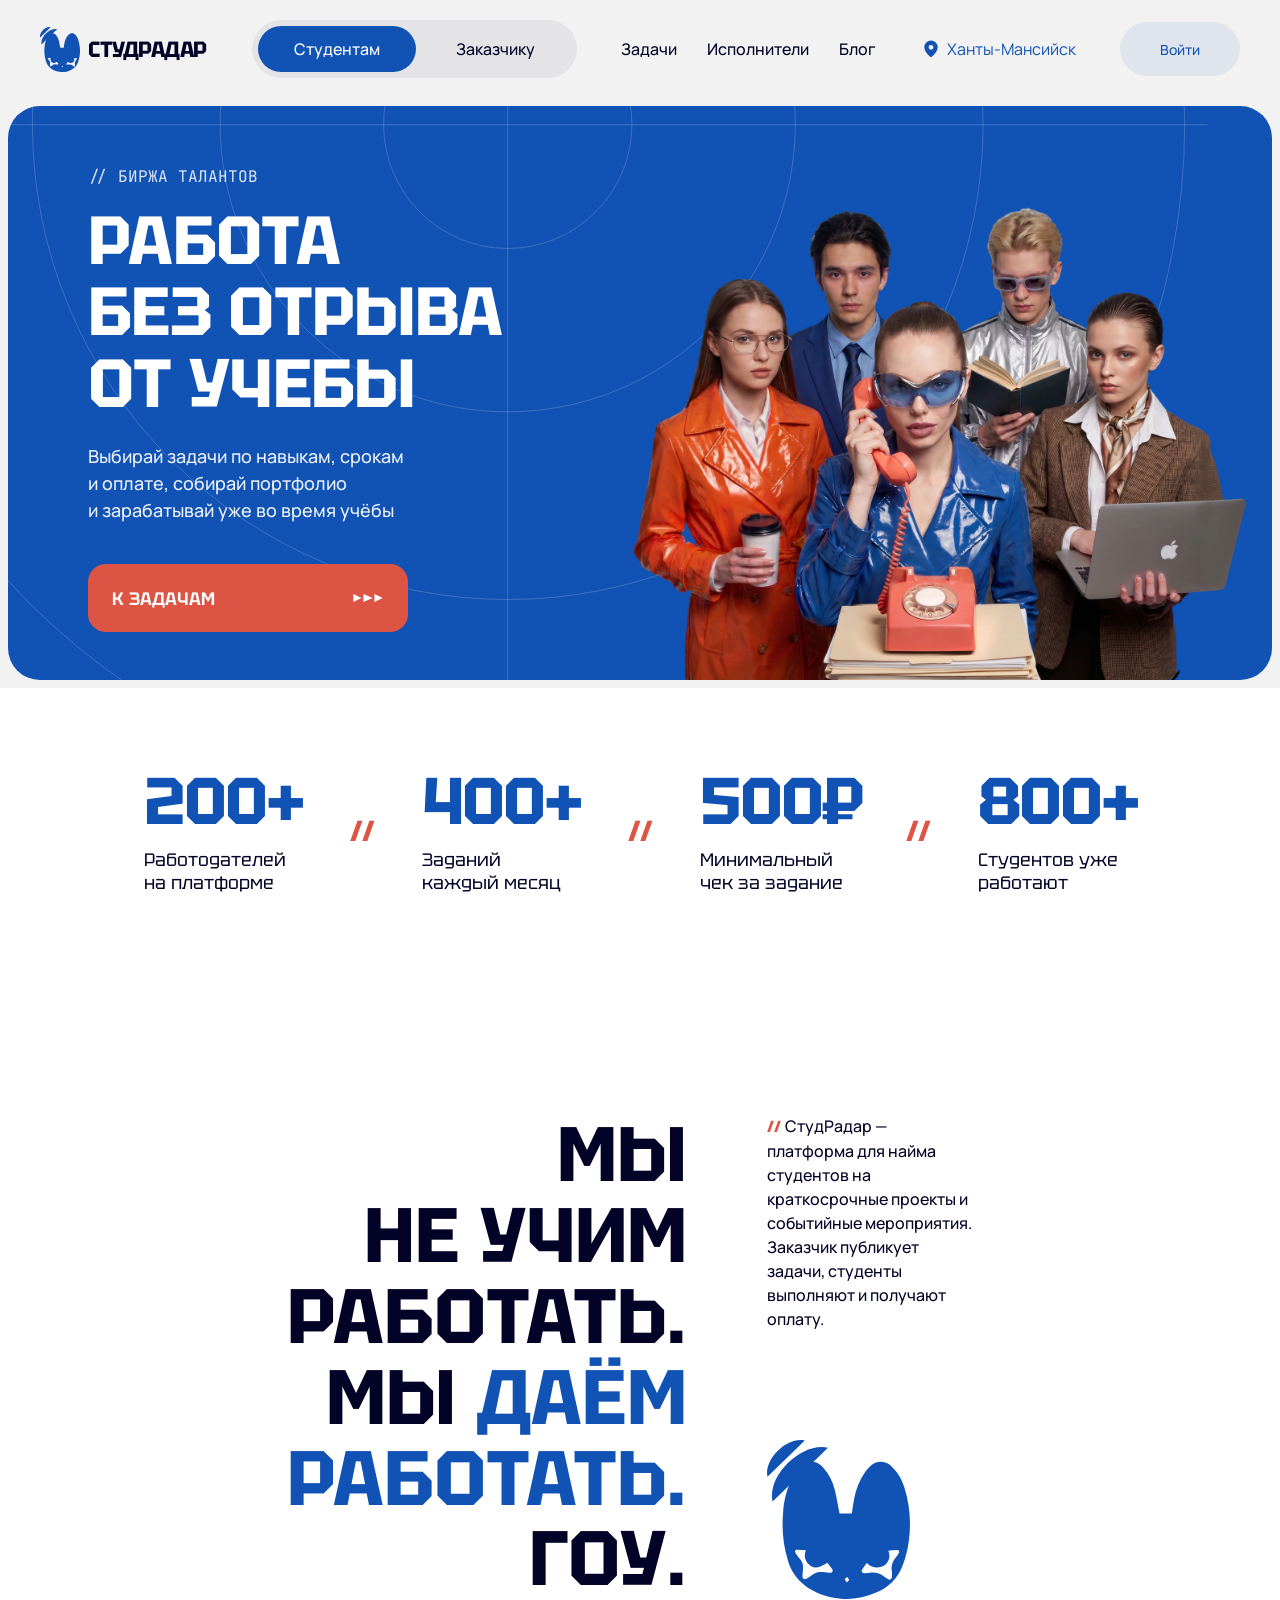
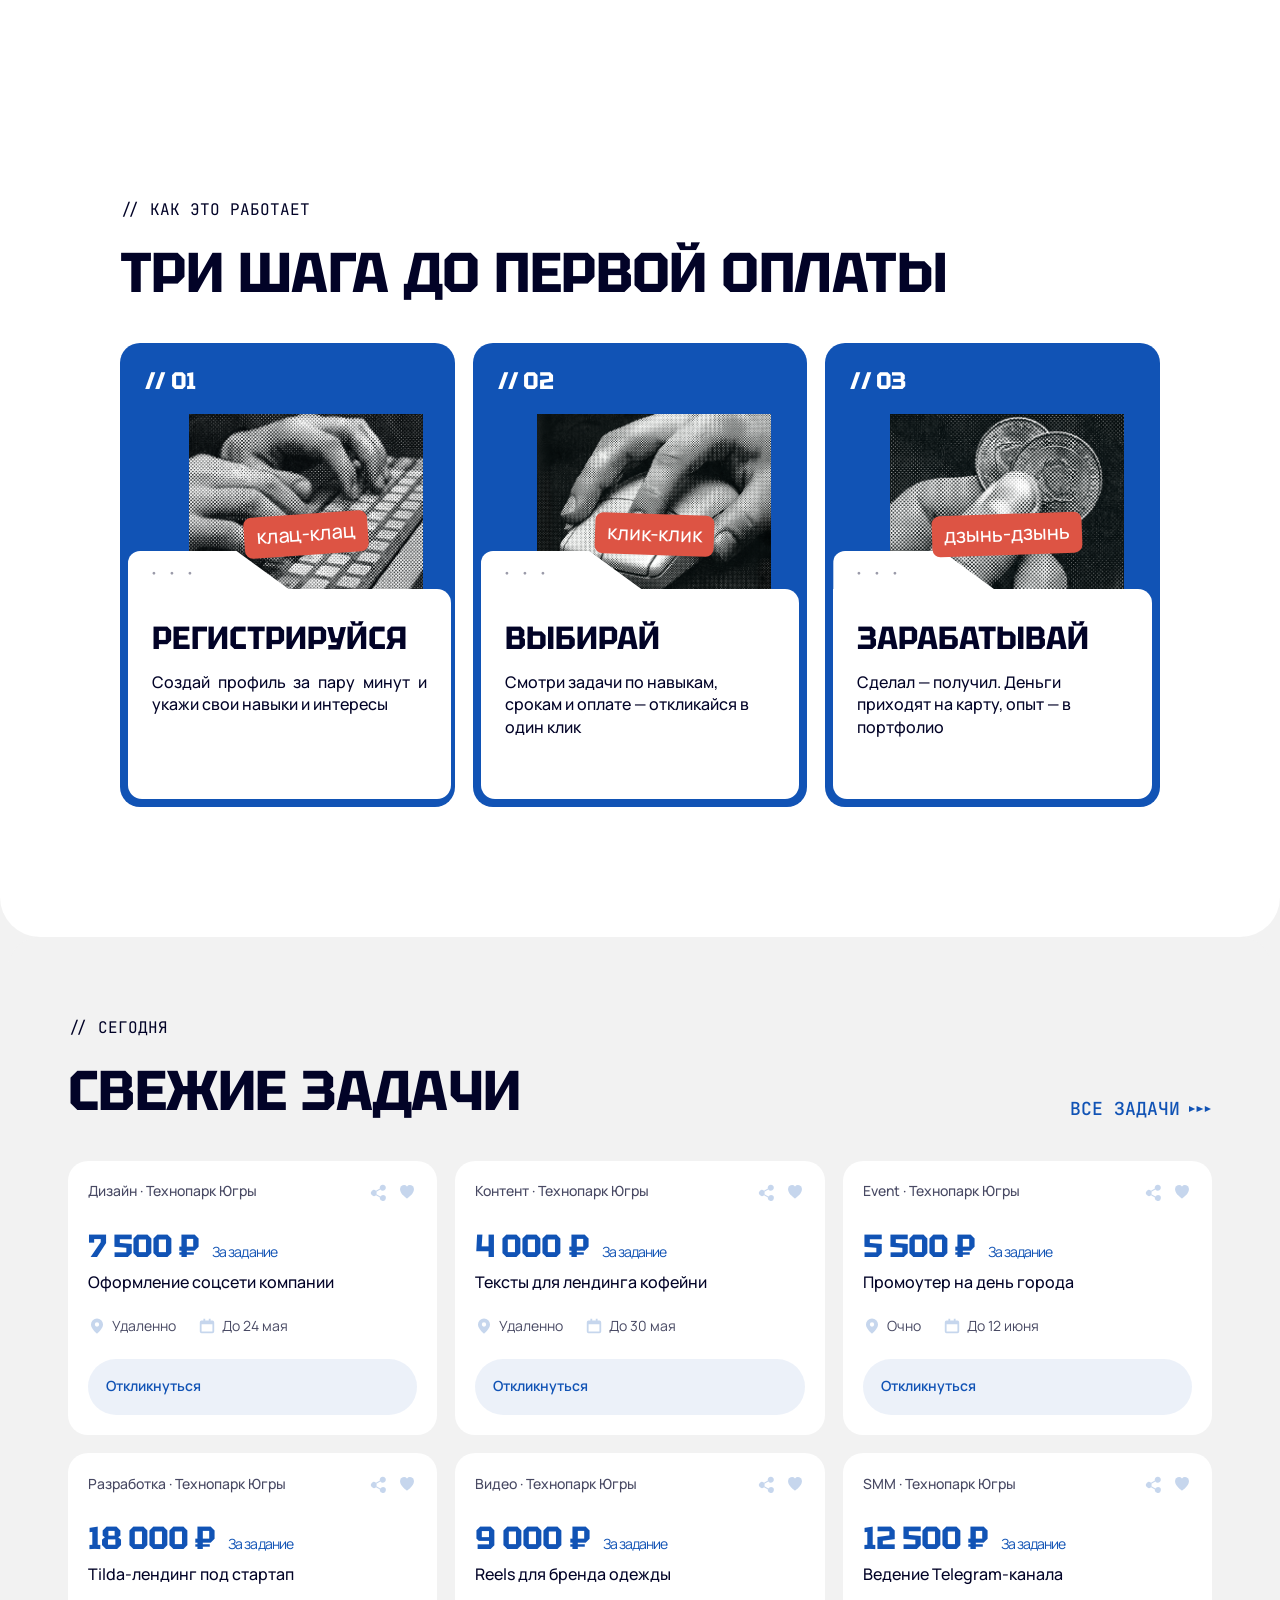
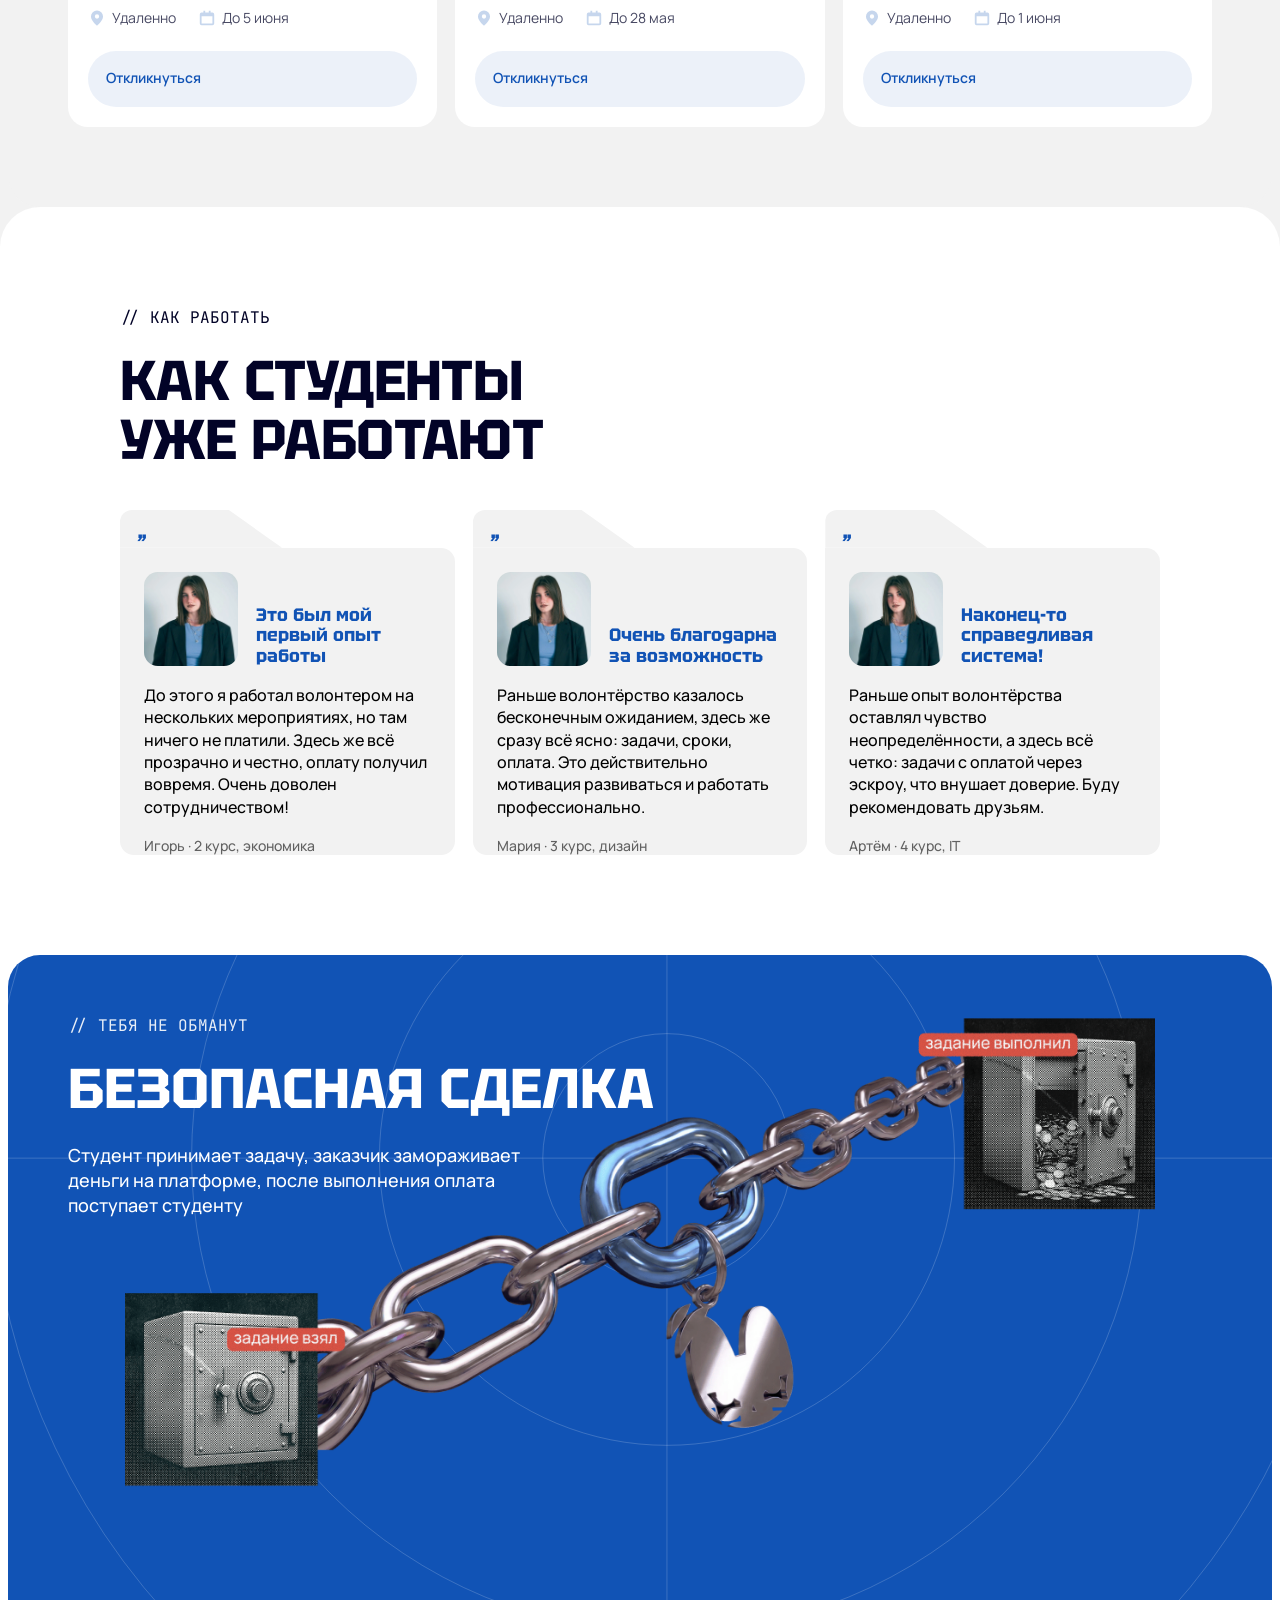
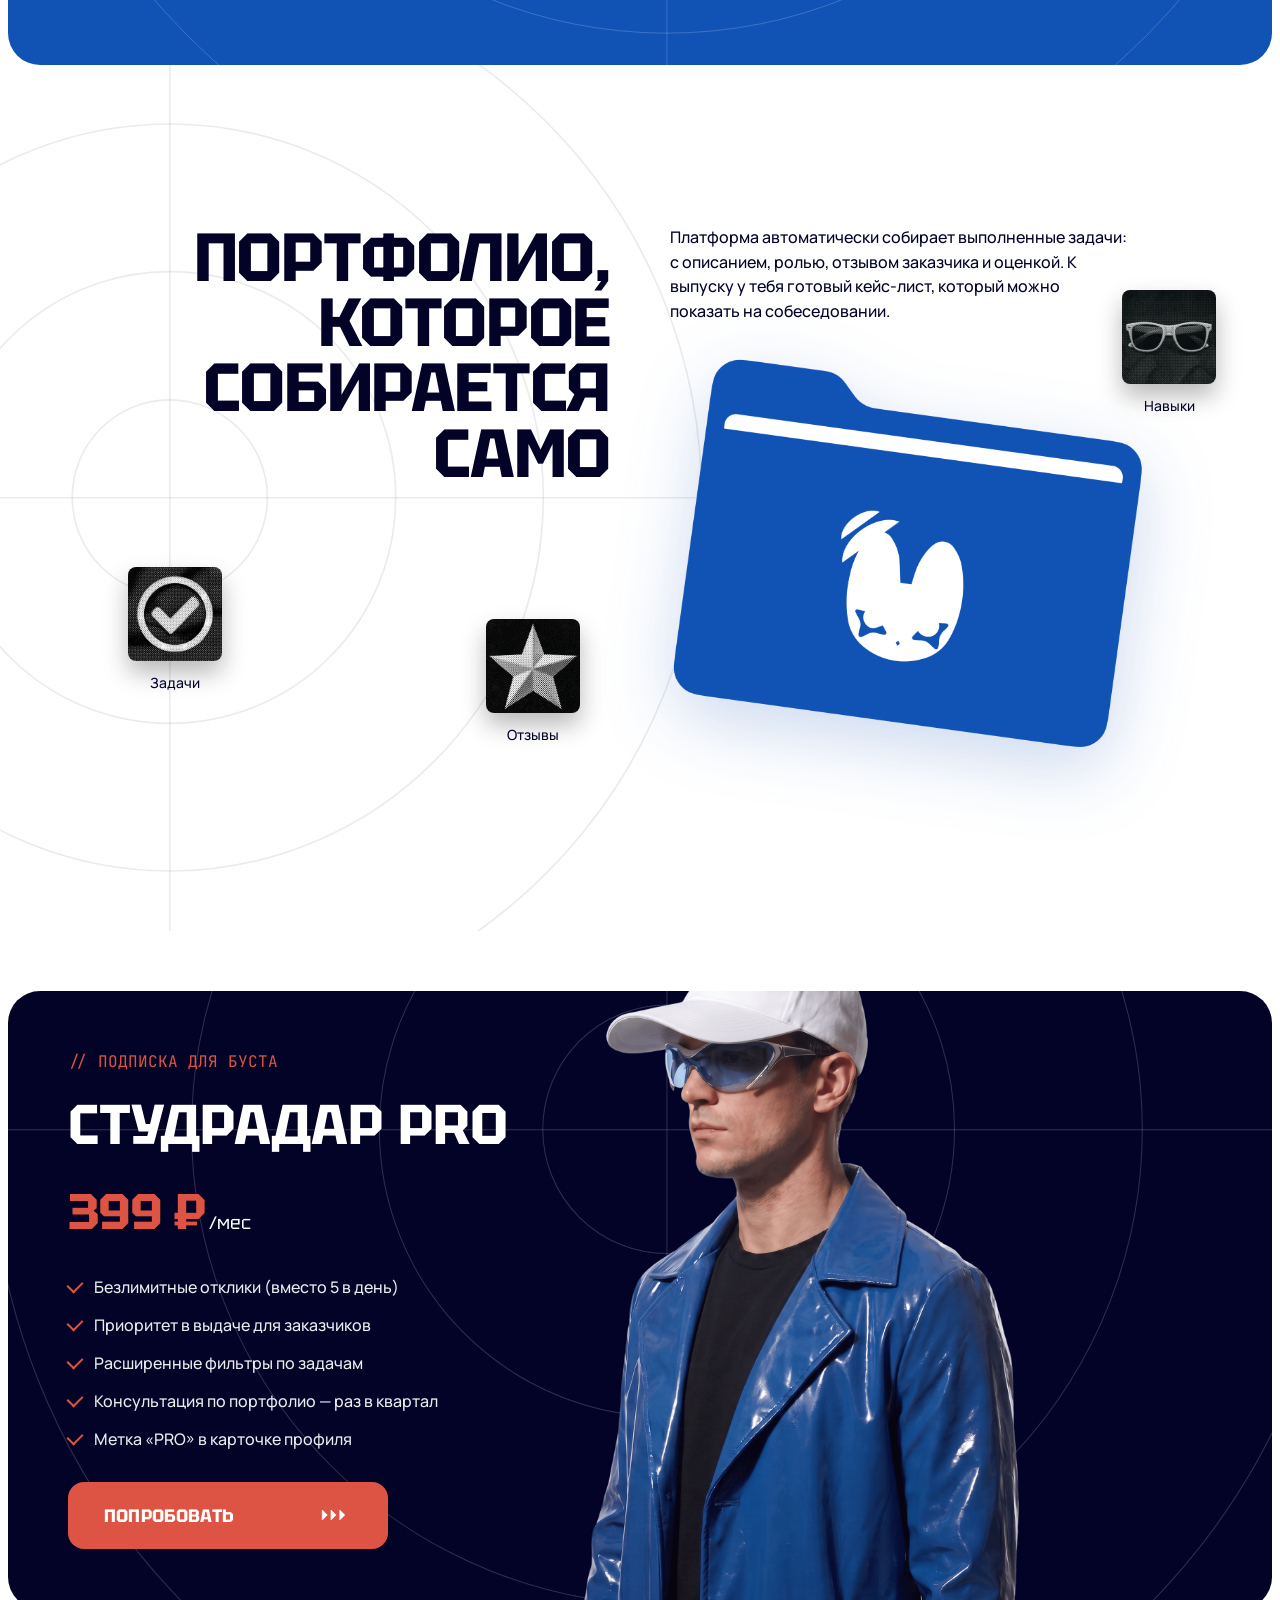
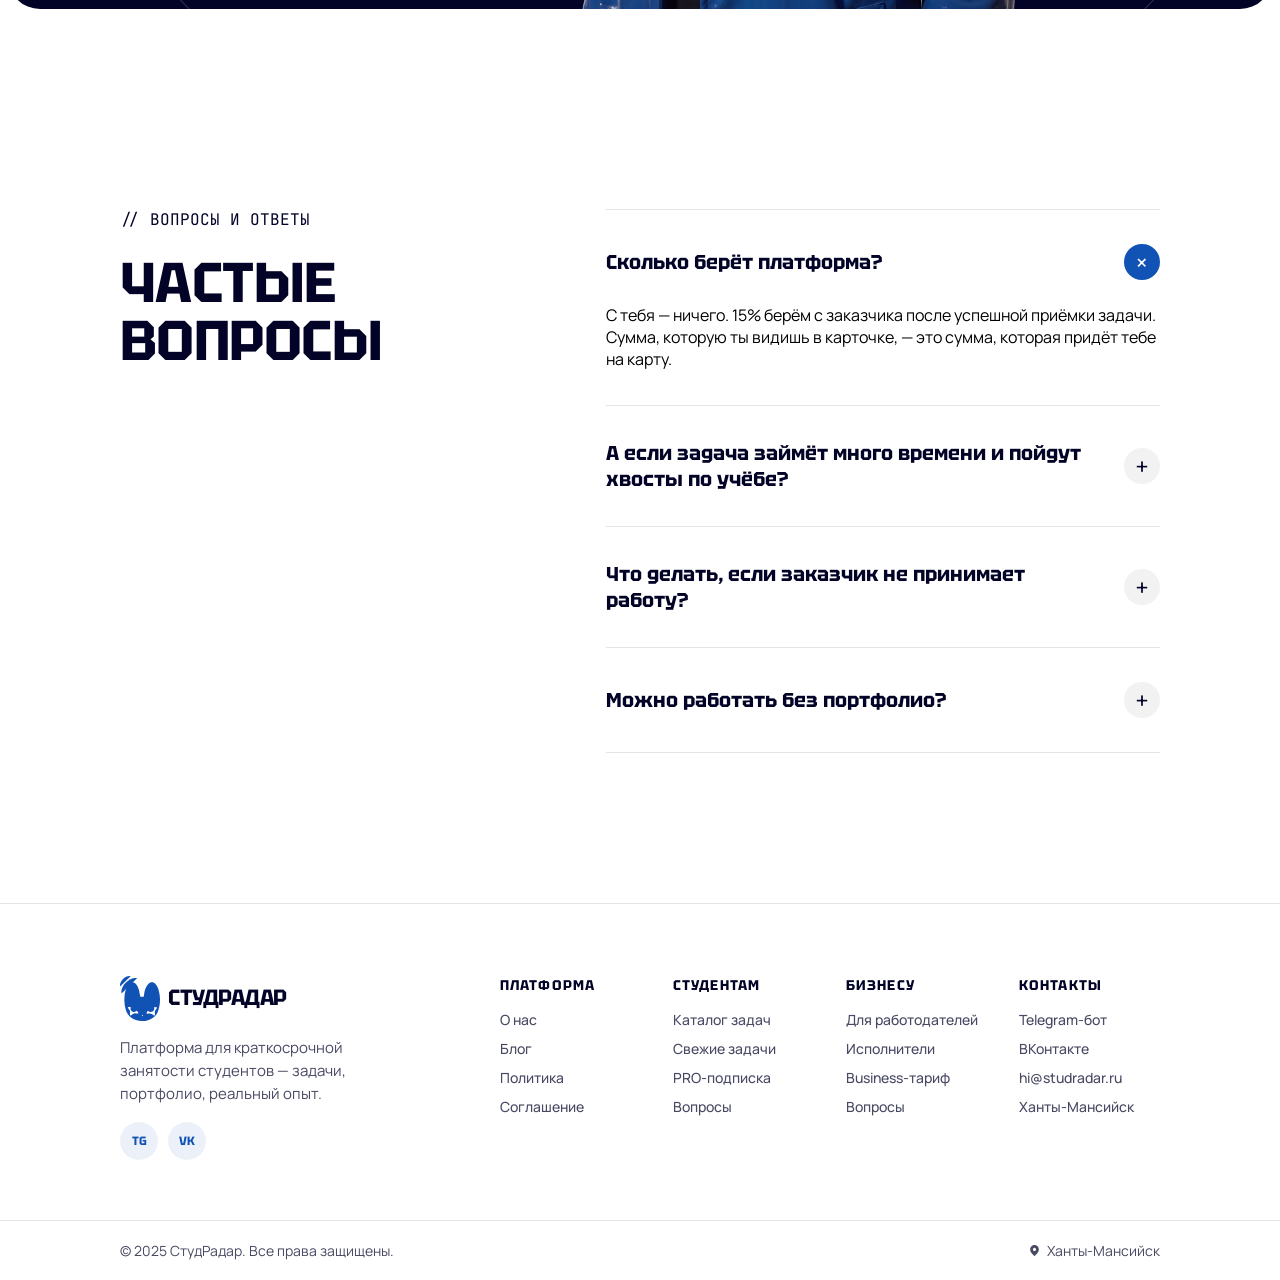
<file: index.html>
﻿<!doctype html>
<html lang="ru">
<head>
  <meta charset="utf-8" />
  <title>СтудРадар — работа без отрыва от учебы</title>
  <meta name="viewport" content="width=device-width, initial-scale=1, viewport-fit=cover" />
  <link rel="stylesheet" href="styles.css" />
</head>
<body data-screen-label="01 Студенты">

<!-- ===== GUEST HEADER (shown when no session) ===== -->
<header class="header" data-header="guest">
  <a href="index.html" class="logo">
    <span class="logo-mark"><img src="assets/logo.svg" alt=""/></span>СТУДРАДАР
  </a>

  <nav class="toggle" aria-label="Я ищу">
    <span class="toggle-pill"></span>
    <a href="index.html" class="active">Студентам</a>
    <a href="employer.html">Заказчику</a>
  </nav>

  <nav class="menu">
    <a href="catalog.html">Задачи</a>
    <a href="students.html">Исполнители</a>
    <a href="#blog">Блог</a>
  </nav>

  <a href="#location" class="location" title="Сменить город">
    <svg width="20" height="20" viewBox="0 0 20 20" fill="currentColor"><path d="M10 1.6a6.7 6.7 0 0 0-6.7 6.7c0 5 6.7 10.1 6.7 10.1s6.7-5.1 6.7-10.1A6.7 6.7 0 0 0 10 1.6Zm0 9.1a2.4 2.4 0 1 1 0-4.8 2.4 2.4 0 0 1 0 4.8Z"/></svg>
    Ханты-Мансийск
  </a>

  <div class="search-input-wrap">
    <input class="search-input" type="text" placeholder="Поиск задач..." autocomplete="off" aria-label="Поиск задач">
    <div class="search-dropdown" id="search-dropdown"></div>
  </div>
  <div class="header-right">
    <a href="#login" class="btn-login">Войти</a>
    <a href="#menu" class="burger" aria-label="Меню">
      <svg width="22" height="22" viewBox="0 0 22 22" fill="currentColor"><rect x="3" y="6" width="16" height="2" rx="1"/><rect x="3" y="14" width="16" height="2" rx="1"/></svg>
    </a>
  </div>
</header>

<!-- ===== LOGGED-IN HEADER (Student) ===== -->
<header class="feed-header" data-header="logged-in" style="display:none">
  <a href="index.html" class="feed-logo">
    <span class="feed-logo-mark"><img src="assets/logo.svg" alt=""/></span>
    <span class="feed-logo-text">СтудРадар</span>
  </a>

  <nav class="feed-nav" aria-label="Меню">
    <a href="catalog.html" class="feed-chip">
      <svg class="feed-chip-icon" width="20" height="20" viewBox="0 0 20 20" fill="currentColor" aria-hidden="true"><path d="M15.625 2.5H12.7922C12.441 2.10681 12.0108 1.79223 11.5296 1.57684C11.0484 1.36145 10.5272 1.25011 10 1.25011C9.47282 1.25011 8.95158 1.36145 8.47041 1.57684C7.98924 1.79223 7.55899 2.10681 7.20781 2.5H4.375C4.04348 2.5 3.72554 2.6317 3.49112 2.86612C3.2567 3.10054 3.125 3.41848 3.125 3.75V16.875C3.125 17.2065 3.2567 17.5245 3.49112 17.7589C3.72554 17.9933 4.04348 18.125 4.375 18.125H15.625C15.9565 18.125 16.2745 17.9933 16.5089 17.7589C16.7433 17.5245 16.875 17.2065 16.875 16.875V3.75C16.875 3.41848 16.7433 3.10054 16.5089 2.86612C16.2745 2.6317 15.9565 2.5 15.625 2.5ZM10 2.5C10.663 2.5 11.2989 2.76339 11.7678 3.23223C12.2366 3.70107 12.5 4.33696 12.5 5H7.5C7.5 4.33696 7.76339 3.70107 8.23223 3.23223C8.70107 2.76339 9.33696 2.5 10 2.5ZM12.5 12.5H7.5C7.33424 12.5 7.17527 12.4342 7.05806 12.3169C6.94085 12.1997 6.875 12.0408 6.875 11.875C6.875 11.7092 6.94085 11.5503 7.05806 11.4331C7.17527 11.3159 7.33424 11.25 7.5 11.25H12.5C12.6658 11.25 12.8247 11.3159 12.9419 11.4331C13.0592 11.5503 13.125 11.7092 13.125 11.875C13.125 12.0408 13.0592 12.1997 12.9419 12.3169C12.8247 12.4342 12.6658 12.5 12.5 12.5ZM12.5 10H7.5C7.33424 10 7.17527 9.93415 7.05806 9.81694C6.94085 9.69973 6.875 9.54076 6.875 9.375C6.875 9.20924 6.94085 9.05027 7.05806 8.93306C7.17527 8.81585 7.33424 8.75 7.5 8.75H12.5C12.6658 8.75 12.8247 8.81585 12.9419 8.93306C13.0592 9.05027 13.125 9.20924 13.125 9.375C13.125 9.54076 13.0592 9.69973 12.9419 9.81694C12.8247 9.93415 12.6658 10 12.5 10Z"/></svg>
      <span>Лента задач</span>
    </a>
    <a href="#my" class="feed-chip">
      <svg class="feed-chip-icon" width="20" height="20" viewBox="0 0 32 32" fill="currentColor" aria-hidden="true"><path d="M1.49987 13.8752L15.4999 21.8752C15.651 21.9616 15.822 22.007 15.9961 22.007C16.1702 22.007 16.3412 21.9616 16.4924 21.8752L30.4924 13.8752C30.6457 13.7878 30.7731 13.6614 30.8618 13.5088C30.9504 13.3562 30.9971 13.1829 30.9971 13.0064C30.9971 12.83 30.9504 12.6566 30.8618 12.5041C30.7731 12.3515 30.6457 12.2251 30.4924 12.1377L16.4924 4.13768C16.3412 4.0513 16.1702 4.00586 15.9961 4.00586C15.822 4.00586 15.651 4.0513 15.4999 4.13768L1.49987 12.1377C1.34656 12.2251 1.21911 12.3515 1.13046 12.5041C1.04181 12.6566 0.995117 12.83 0.995117 13.0064C0.995117 13.1829 1.04181 13.3562 1.13046 13.5088C1.21911 13.6614 1.34656 13.7878 1.49987 13.8752Z"/><path d="M29.5002 17.1312L16.0002 24.8487L2.50019 17.1312C2.38569 17.0656 2.25938 17.0231 2.12847 17.0063C1.99757 16.9894 1.86462 16.9985 1.73723 17.0331C1.60984 17.0676 1.4905 17.1269 1.38602 17.2075C1.28154 17.2882 1.19397 17.3886 1.12831 17.5031C1.06265 17.6176 1.02019 17.7439 1.00334 17.8748C0.986491 18.0057 0.995593 18.1387 1.03013 18.2661C1.06466 18.3935 1.12394 18.5128 1.2046 18.6173C1.28525 18.7218 1.38569 18.8093 1.50019 18.875L15.5002 26.875C15.6513 26.9614 15.8224 27.0068 15.9964 27.0068C16.1705 27.0068 16.3416 26.9614 16.4927 26.875L30.4927 18.875C30.6068 18.8098 30.7069 18.7228 30.7874 18.619C30.8678 18.5151 30.927 18.3964 30.9616 18.2696C30.9962 18.1429 31.0055 18.0106 30.989 17.8802C30.9724 17.7499 30.9304 17.6241 30.8652 17.51C30.8 17.3959 30.713 17.2958 30.6091 17.2153C30.5053 17.1348 30.3866 17.0756 30.2598 17.041C30.1331 17.0065 30.0008 16.9972 29.8704 17.0137C29.7401 17.0303 29.6143 17.0723 29.5002 17.1375V17.1312Z"/></svg>
      <span>Мои задачи</span>
    </a>
    <a href="#chats" class="feed-chip">
      <svg class="feed-chip-icon" width="20" height="20" viewBox="0 0 256 256" fill="currentColor" fill-rule="evenodd" aria-hidden="true"><path d="M132,24A100.11,100.11,0,0,0,32,124v84.33A15.69,15.69,0,0,0,47.67,224H132a100,100,0,0,0,0-200Zm32,128H100a8,8,0,0,1,0-16h64a8,8,0,0,1,0,16Zm0-32H100a8,8,0,0,1,0-16h64a8,8,0,0,1,0,16Z"/></svg>
      <span>Чаты</span>
      <span class="feed-counter">3</span>
    </a>
    <a href="#wallet" class="feed-chip">
      <svg class="feed-chip-icon" width="20" height="20" viewBox="0 0 20 20" fill="currentColor" aria-hidden="true"><path d="M16.875 5.625H4.375C4.20924 5.625 4.05027 5.55915 3.93306 5.44194C3.81585 5.32473 3.75 5.16576 3.75 5C3.75 4.83424 3.81585 4.67527 3.93306 4.55806C4.05027 4.44085 4.20924 4.375 4.375 4.375H15C15.1658 4.375 15.3247 4.30915 15.4419 4.19194C15.5592 4.07473 15.625 3.91576 15.625 3.75C15.625 3.58424 15.5592 3.42527 15.4419 3.30806C15.3247 3.19085 15.1658 3.125 15 3.125H4.375C3.87772 3.125 3.40081 3.32254 3.04917 3.67417C2.69754 4.02581 2.5 4.50272 2.5 5V15C2.5 15.4973 2.69754 15.9742 3.04917 16.3258C3.40081 16.6775 3.87772 16.875 4.375 16.875H16.875C17.2065 16.875 17.5245 16.7433 17.7589 16.5089C17.9933 16.2745 18.125 15.9565 18.125 15.625V6.875C18.125 6.54348 17.9933 6.22554 17.7589 5.99112C17.5245 5.7567 17.2065 5.625 16.875 5.625ZM14.0625 11.875C13.8771 11.875 13.6958 11.82 13.5417 11.717C13.3875 11.614 13.2673 11.4676 13.1964 11.2963C13.1254 11.125 13.1068 10.9365 13.143 10.7546C13.1792 10.5727 13.2685 10.4057 13.3996 10.2746C13.5307 10.1435 13.6977 10.0542 13.8796 10.018C14.0615 9.98184 14.25 10.0004 14.4213 10.0714C14.5926 10.1423 14.739 10.2625 14.842 10.4167C14.945 10.5708 15 10.7521 15 10.9375C15 11.1861 14.9012 11.4246 14.7254 11.6004C14.5496 11.7762 14.3111 11.875 14.0625 11.875Z"/></svg>
      <span>500&nbsp;₽</span>
    </a>
  </nav>

  <div class="feed-user-wrap">
    <button type="button" class="feed-user" aria-haspopup="menu" aria-expanded="false" id="userBtn">
      <span class="feed-user-avatar"></span>
      <span class="feed-user-name">Анастасия</span>
      <svg class="feed-user-caret" width="20" height="20" viewBox="0 0 20 20" fill="none" aria-hidden="true"><path d="M5 8l5 5 5-5" stroke="currentColor" stroke-width="1.6" stroke-linecap="round" stroke-linejoin="round"/></svg>
    </button>
    <div class="feed-user-menu" role="menu" id="userMenu" hidden>
      <a href="profile.html" role="menuitem">Профиль</a>
      <a href="#documents" role="menuitem">Документы</a>
      <a href="#settings" role="menuitem">Настройки</a>
      <button type="button" class="feed-user-menu-logout" data-logout>Выйти</button>
    </div>
  </div>
</header>

<script>
(function(){
  // Read session
  var session = null;
  try {
    var rawSession = localStorage.getItem('studradar_session');
    if (rawSession) session = JSON.parse(rawSession);
  } catch (e) {}

  var guest = document.querySelector('[data-header="guest"]');
  var logged = document.querySelector('[data-header="logged-in"]');

  if (session && session.role) {
    // Logged in — show feed-header, hide guest
    if (guest) guest.style.display = 'none';
    if (logged) logged.style.display = '';
    if (session.role === 'employer') document.body.classList.add('orange-theme');
    // Logo on logged-in pages goes to start (student → catalog, employer → index)
    var logo = document.querySelector('[data-header="logged-in"] .feed-logo');
    if (logo) logo.setAttribute('href', session.role === 'employer' ? 'index.html' : 'catalog.html');

    // Sync name + avatar from profile state
    try {
      var raw = localStorage.getItem('studradar_profile_v1');
      if (raw) {
        var profile = JSON.parse(raw);
        if (profile && profile.profile) {
          if (profile.profile.name) {
            var nm = document.querySelector('.feed-user-name');
            if (nm) nm.textContent = profile.profile.name.trim().split(/\s+/)[0] || '';
          }
          if (profile.profile.photo) {
            var av = document.querySelector('.feed-user-avatar');
            if (av) av.style.backgroundImage = 'url("' + profile.profile.photo + '")';
          }
        }
      }
    } catch (e) {}

    // Dropdown
    var btn = document.getElementById('userBtn');
    var menu = document.getElementById('userMenu');
    if (btn && menu) {
      btn.addEventListener('click', function(e){
        e.stopPropagation();
        var open = !menu.hidden;
        menu.hidden = open;
        btn.setAttribute('aria-expanded', String(!open));
      });
      document.addEventListener('click', function(e){
        if (!menu.contains(e.target) && !btn.contains(e.target)) {
          menu.hidden = true;
          btn.setAttribute('aria-expanded', 'false');
        }
      });
    }
    // Logout
    document.querySelectorAll('[data-logout]').forEach(function(b){
      b.addEventListener('click', function(){
        try { localStorage.removeItem('studradar_session'); } catch(e) {}
        window.location.href = 'index.html';
      });
    });
  } else {
    // Guest — show old header, hide feed-header
    if (logged) logged.style.display = 'none';
    if (guest) guest.style.display = '';
  }
})();
</script>

<!-- ===== HERO ===== -->
<section class="hero hero-students-blue">
  <span class="radar-rings"></span>
  <div class="hero-students-text">
    <div class="eyebrow eyebrow--on-blue">// Биржа талантов</div>
    <h1>Работа<br/>без&nbsp;отрыва<br/>от&nbsp;учебы</h1>
    <p class="hero-students-lead">Выбирай задачи по&nbsp;навыкам, срокам и&nbsp;оплате, собирай портфолио и&nbsp;зарабатывай уже во&nbsp;время учёбы</p>
    <a href="catalog.html" class="btn btn-accent btn-hero-tasks">
      К задачам
      <svg class="btn-hero-tasks-arrow" width="32" height="32" viewBox="0 0 32 32" fill="currentColor" aria-hidden="true"><path d="M9.58399 16L1.33398 20L1.33398 12L9.58399 16Z"/><path d="M20.584 16L11.4173 20V12L20.584 16Z"/><path d="M30.6673 16L22.4173 20V12L30.6673 16Z"/></svg>
    </a>
  </div>
  <img src="assets/hero-students-figma.png" alt="Студенты с задачами" class="hero-students-photo"/>
</section>

<!-- ===== STATS ===== -->
<section class="stats">
  <div class="stat"><div class="num">200+</div><div class="label">Работодателей на платформе</div></div>
  <div class="sep">//</div>
  <div class="stat"><div class="num">400+</div><div class="label">Заданий каждый месяц</div></div>
  <div class="sep">//</div>
  <div class="stat"><div class="num">500₽</div><div class="label">Минимальный чек за задание</div></div>
  <div class="sep">//</div>
  <div class="stat"><div class="num">800+</div><div class="label">Студентов уже работают</div></div>
</section>

<!-- ===== MANIFESTO ===== -->
<section class="manifesto" style="grid-template-columns: 1fr auto 1fr; align-items: stretch; gap: 80px; padding: 140px 305.047px 140px 0px; text-align: right">
  <div></div>
  <h2 style="text-align: right; font-size: 77px; line-height: 1.05; align-self: start">МЫ<br/>НЕ УЧИМ<br/>РАБОТАТЬ.<br/>МЫ <span style="color:#1153B5">ДАЁМ</span><br/><span style="color:#1153B5">РАБОТАТЬ.</span><br/>ГОУ.</h2>
  <div style="display:flex; flex-direction:column; justify-content:space-between; align-items:flex-start; gap:60px;">
    <p class="desc" style="max-width: 320px; margin: 0; text-align: left">СтудРадар — платформа для найма студентов на краткосрочные проекты и событийные мероприятия. Заказчик публикует задачи, студенты выполняют и получают оплату.</p>
    <img src="assets/logo.svg" alt="" style="width: 143px; height: auto; align-self: flex-start; margin-top: auto"/>
  </div>
</section>

<!-- ===== STEPS ===== -->
<section class="steps" style="padding: 60px 120px 130px">
  <div class="section-h">
    <div>
      <div class="eyebrow">// Как это работает</div>
      <h2 class="section-title">ТРИ ШАГА ДО ПЕРВОЙ ОПЛАТЫ</h2>
    </div>
  </div>

  <div class="cards-3">
    <article class="step-card" style="padding: 22px 4px 8px 8px; text-align: justify">
      <div class="step-num">// 01</div>
      <div class="img-area">
        <img src="assets/step-1.png" alt=""/>
        <span class="click-tag">клац-клац</span>
      </div>
      <div class="text-bubble" style="border-radius: 0px 14px 14px">
        <h3>регистрируйся</h3>
        <p>Создай профиль за пару минут и укажи свои навыки и интересы</p>
      </div>
    </article>

    <article class="step-card" style="padding: 22px 8px 8px">
      <div class="step-num">// 02</div>
      <div class="img-area">
        <img src="assets/step-2.png" alt=""/>
        <span class="click-tag" style="transform:rotate(2deg)">клик-клик</span>
      </div>
      <div class="text-bubble" style="border-radius: 0px 14px 14px">
        <h3>выбирай</h3>
        <p>Смотри задачи по навыкам, срокам и оплате — откликайся в один клик</p>
      </div>
    </article>

    <article class="step-card" style="padding: 22px 8px 8px">
      <div class="step-num">// 03</div>
      <div class="img-area">
        <img src="assets/step-3.png" alt=""/>
        <span class="click-tag" style="transform:rotate(-2deg)">дзынь-дзынь</span>
      </div>
      <div class="text-bubble" style="border-radius: 0px 14px 14px">
        <h3>зарабатывай</h3>
        <p>Сделал — получил. Деньги приходят на карту, опыт — в портфолио</p>
      </div>
    </article>
  </div>
</section>

<!-- ===== FRESH TASKS ===== -->
<section class="fresh-section" id="tasks">
  <div class="section-h">
    <div>
      <div class="eyebrow">// Сегодня</div>
      <h2 class="section-title">Свежие задачи</h2>
    </div>
    <a href="catalog.html" class="section-link">Все задачи <svg viewBox="0 0 32 32" fill="currentColor" aria-hidden="true"><path d="M9.584 16L1.334 20V12L9.584 16Z"/><path d="M20.584 16L11.417 20V12L20.584 16Z"/><path d="M30.667 16L22.417 20V12L30.667 16Z"/></svg></a>
  </div>

  <div class="tasks-grid" id="tasks-grid"></div>
</section>

<!-- ===== TESTIMONIALS ===== -->
<section class="testi-section">
  <div class="section-h">
    <div>
      <div class="eyebrow">// Как работать</div>
      <h2 class="section-title">Как студенты<br/>уже работают</h2>
    </div>
  </div>

  <div class="testi-grid">
    <article class="testi-card">
      <div class="testi-tab">,,</div>
      <div class="testi-body">
        <div class="testi-top">
          <div class="avatar" style="background-image:url('assets/avatar.png')"></div>
          <h4>Это был мой первый опыт работы</h4>
        </div>
        <p>До этого я работал волонтером на нескольких мероприятиях, но там ничего не платили. Здесь же всё прозрачно и честно, оплату получил вовремя. Очень доволен сотрудничеством!</p>
        <div class="who">Игорь · 2 курс, экономика</div>
      </div>
    </article>

    <article class="testi-card">
      <div class="testi-tab">,,</div>
      <div class="testi-body">
        <div class="testi-top">
          <div class="avatar" style="background-image:url('assets/avatar.png')"></div>
          <h4>Очень благодарна за возможность</h4>
        </div>
        <p>Раньше волонтёрство казалось бесконечным ожиданием, здесь же сразу всё ясно: задачи, сроки, оплата. Это действительно мотивация развиваться и работать профессионально.</p>
        <div class="who">Мария · 3 курс, дизайн</div>
      </div>
    </article>

    <article class="testi-card">
      <div class="testi-tab">,,</div>
      <div class="testi-body">
        <div class="testi-top">
          <div class="avatar" style="background-image:url('assets/avatar.png')"></div>
          <h4>Наконец-то справедливая система!</h4>
        </div>
        <p>Раньше опыт волонтёрства оставлял чувство неопределённости, а здесь всё четко: задачи с оплатой через эскроу, что внушает доверие. Буду рекомендовать друзьям.</p>
        <div class="who">Артём · 4 курс, IT</div>
      </div>
    </article>
  </div>
</section>

<!-- ===== SAFE DEAL ===== -->
<section class="safe-section">
  <div class="safe-band" style="height: 710px">
    <span class="radar-rings"></span>
    <div class="safe-text">
      <div class="eyebrow">// Тебя не обманут</div>
      <h2 style="width: 592px">Безопасная сделка</h2>
      <p class="lead">Студент принимает задачу, заказчик замораживает деньги на платформе, после выполнения оплата поступает студенту</p>
    </div>
    <img class="safe-composition" src="assets/safe-composition.png" alt=""/>
  </div>
</section>

<!-- ===== PORTFOLIO ===== -->
<section class="portfolio-student">
  <span class="portfolio-radar"></span>
  <div class="portfolio-row">
    <h2 class="portfolio-title">Портфолио,<br/>которое<br/>собирается<br/>само</h2>
    <div class="portfolio-right">
      <p class="portfolio-desc">Платформа автоматически собирает выполненные задачи: с описанием, ролью, отзывом заказчика и оценкой. К выпуску у тебя готовый кейс-лист, который можно показать на собеседовании.</p>
      <div class="portfolio-folder-img" aria-hidden="true">
        <img src="uploads/Group 1000008710 (1).png" alt="">
      </div>
    </div>
  </div>
  <div class="portfolio-stage">
    <figure class="port-chip port-chip-tasks">
      <span class="port-chip-img">
        <img src="assets/chip-tasks.png" alt="Задачи">
      </span>
      <figcaption>Задачи</figcaption>
    </figure>
    <figure class="port-chip port-chip-reviews">
      <span class="port-chip-img">
        <img src="assets/chip-reviews.png" alt="Отзывы">
      </span>
      <figcaption>Отзывы</figcaption>
    </figure>
    <figure class="port-chip port-chip-skills">
      <span class="port-chip-img">
        <img src="assets/chip-skills.png" alt="Навыки">
      </span>
      <figcaption>Навыки</figcaption>
    </figure>
  </div>
</section>

<!-- ===== PRO ===== -->
<section class="pro-section">
  <div class="pro-band">
    <span class="radar-rings"></span>
    <div>
      <div class="eyebrow">// Подписка для буста</div>
      <h2>СтудРадар PRO</h2>
      <div class="pro-price"><span class="num">399 ₽</span><span class="per">/мес</span></div>
      <ul class="pro-list">
        <li><span class="pro-check"></span>Безлимитные отклики (вместо 5 в день)</li>
        <li><span class="pro-check"></span>Приоритет в выдаче для заказчиков</li>
        <li><span class="pro-check"></span>Расширенные фильтры по задачам</li>
        <li><span class="pro-check"></span>Консультация по портфолио — раз в квартал</li>
        <li><span class="pro-check"></span>Метка «PRO» в карточке профиля</li>
      </ul>
      <div style="margin-top:32px"><a href="#try" class="btn btn-accent">Попробовать
        <svg class="btn-arrow" viewBox="0 0 44 16" fill="none"><polygon points="0,0 8,8 0,16" /><polygon points="14,0 22,8 14,16" /><polygon points="28,0 36,8 28,16" /></svg>
      </a></div>
    </div>
    <div class="pro-image-area"><img src="assets/pro-image.png" alt=""/></div>
  </div>
</section>

<!-- ===== FAQ ===== -->
<section class="faq-section">
  <div class="faq-grid">
    <div>
      <div class="eyebrow">// Вопросы и ответы</div>
      <h2 class="section-title">Частые<br/>вопросы</h2>
    </div>
    <div class="faq-list">
      <div class="faq-item open">
        <button class="faq-q" type="button">Сколько берёт платформа?<span class="faq-toggle">+</span></button>
        <div class="faq-a"><div>С тебя — ничего. 15% берём с заказчика после успешной приёмки задачи. Сумма, которую ты видишь в карточке, — это сумма, которая придёт тебе на карту.</div></div>
      </div>
      <div class="faq-item">
        <button class="faq-q" type="button">А если задача займёт много времени и пойдут хвосты по учёбе?<span class="faq-toggle">+</span></button>
        <div class="faq-a"><div>Все задачи на платформе подбираются с учётом учебной нагрузки: чёткие дедлайны, прозрачный объём работ, возможность отказаться, если понимаешь, что не успеваешь.</div></div>
      </div>
      <div class="faq-item">
        <button class="faq-q" type="button">Что делать, если заказчик не принимает работу?<span class="faq-toggle">+</span></button>
        <div class="faq-a"><div>Подключается арбитраж СтудРадара. Оплата заморожена через эскроу — мы разбираемся в споре и принимаем решение в течение 48 часов.</div></div>
      </div>
      <div class="faq-item">
        <button class="faq-q" type="button">Можно работать без портфолио?<span class="faq-toggle">+</span></button>
        <div class="faq-a"><div>Да. Портфолио собирается само — после первой выполненной задачи карточка автоматически попадает в твой профиль.</div></div>
      </div>
    </div>
  </div>
</section>

<!-- ===== FOOTER ===== -->
<footer class="footer">
  <div class="footer-top">
    <div class="footer-brand">
      <a href="index.html" class="logo">
        <span class="logo-mark"><img src="assets/logo.svg" alt=""/></span>СТУДРАДАР
      </a>
      <p class="footer-tagline">Платформа для краткосрочной занятости студентов — задачи, портфолио, реальный опыт.</p>
      <div class="footer-social">
        <a href="#tg" title="Telegram">TG</a>
        <a href="#vk" title="ВКонтакте">VK</a>
      </div>
    </div>
    <div class="footer-cols">
      <div class="footer-col">
        <div class="footer-col-title">Платформа</div>
        <a href="#about">О нас</a>
        <a href="#blog">Блог</a>
        <a href="#policy">Политика</a>
        <a href="#terms">Соглашение</a>
      </div>
      <div class="footer-col">
        <div class="footer-col-title">Студентам</div>
        <a href="catalog.html">Каталог задач</a>
        <a href="#tasks">Свежие задачи</a>
        <a href="#pro">PRO-подписка</a>
        <a href="#faq">Вопросы</a>
      </div>
      <div class="footer-col">
        <div class="footer-col-title">Бизнесу</div>
        <a href="employer.html">Для работодателей</a>
        <a href="students.html">Исполнители</a>
        <a href="employer.html#pro">Business-тариф</a>
        <a href="employer.html#faq">Вопросы</a>
      </div>
      <div class="footer-col">
        <div class="footer-col-title">Контакты</div>
        <a href="#tg">Telegram-бот</a>
        <a href="#vk">ВКонтакте</a>
        <a href="mailto:hi@studradar.ru">hi@studradar.ru</a>
        <a href="#location">Ханты-Мансийск</a>
      </div>
    </div>
  </div>
  <div class="footer-bottom">
    <span class="footer-copy">© 2025 СтудРадар. Все права защищены.</span>
    <span class="footer-city">
      <svg width="13" height="13" viewBox="0 0 20 20" fill="currentColor"><path d="M10 1.6a6.7 6.7 0 0 0-6.7 6.7c0 5 6.7 10.1 6.7 10.1s6.7-5.1 6.7-10.1A6.7 6.7 0 0 0 10 1.6Zm0 9.1a2.4 2.4 0 1 1 0-4.8 2.4 2.4 0 0 1 0 4.8Z"/></svg>
      Ханты-Мансийск
    </span>
  </div>
</footer>

<script>
  // Toggle pill animation
  (function() {
    var toggle = document.querySelector('.toggle');
    if (!toggle) return;
    var pill = toggle.querySelector('.toggle-pill');
    if (!pill) return;
    var links = Array.prototype.slice.call(toggle.querySelectorAll('a'));

    function movePill(link, instant) {
      var tRect = toggle.getBoundingClientRect();
      var lRect = link.getBoundingClientRect();
      var x = lRect.left - tRect.left - 6;
      if (instant) {
        pill.style.transition = 'none';
        pill.offsetHeight;
      }
      pill.style.width = lRect.width + 'px';
      pill.style.transform = 'translateX(' + x + 'px)';
      if (instant) {
        pill.offsetHeight;
        pill.style.transition = '';
      }
    }

    var active = toggle.querySelector('a.active');
    if (active) movePill(active, true);

    window.addEventListener('resize', function() {
      var a = toggle.querySelector('a.active');
      if (a) movePill(a, true);
    });

    links.forEach(function(link) {
      link.addEventListener('click', function(e) {
        var href = this.getAttribute('href');
        if (!href || href.startsWith('#')) return;
        links.forEach(function(l) { l.classList.remove('active'); });
        this.classList.add('active');
        movePill(this, false);
        if (href.indexOf('employer') !== -1) {
          toggle.classList.add('orange');
        } else {
          toggle.classList.remove('orange');
        }
        e.preventDefault();
        setTimeout(function() { window.location.href = href; }, 440);
      });
    });
  })();

  // FAQ
  document.querySelectorAll('.faq-q').forEach(b => b.addEventListener('click', () => {
    b.parentElement.classList.toggle('open');
    b.querySelector('.faq-toggle').textContent = b.parentElement.classList.contains('open') ? '×' : '+';
  }));

  // Render fresh tasks (6) — ids match catalog/task page data
  const tasks = [
    { id:1,  tag:'Дизайн',     price:'7 500 ₽',  title:'Оформление соцсети компании',   loc:'Удаленно', date:'До 24 мая' },
    { id:4,  tag:'Контент',    price:'4 000 ₽',  title:'Тексты для лендинга кофейни',   loc:'Удаленно', date:'До 30 мая' },
    { id:5,  tag:'Event',      price:'5 500 ₽',  title:'Промоутер на день города',      loc:'Очно',     date:'До 12 июня' },
    { id:2,  tag:'Разработка', price:'18 000 ₽', title:'Tilda-лендинг под стартап',     loc:'Удаленно', date:'До 5 июня' },
    { id:7,  tag:'Видео',      price:'9 000 ₽',  title:'Reels для бренда одежды',       loc:'Удаленно', date:'До 28 мая' },
    { id:6,  tag:'SMM',        price:'12 500 ₽', title:'Ведение Telegram-канала',       loc:'Удаленно', date:'До 1 июня' },
  ];
  const ico = {
    pin: '<svg viewBox="0 0 20 20" fill="currentColor"><path d="M10 1.6a6.7 6.7 0 0 0-6.7 6.7c0 5 6.7 10.1 6.7 10.1s6.7-5.1 6.7-10.1A6.7 6.7 0 0 0 10 1.6Zm0 9.1a2.4 2.4 0 1 1 0-4.8 2.4 2.4 0 0 1 0 4.8Z"/></svg>',
    cal: '<svg viewBox="0 0 20 20" fill="currentColor"><path d="M14 2v2h2a2 2 0 0 1 2 2v10a2 2 0 0 1-2 2H4a2 2 0 0 1-2-2V6a2 2 0 0 1 2-2h2V2h2v2h4V2h2Zm2 6H4v8h12V8Z"/></svg>',
    share: '<svg viewBox="0 0 20 20" fill="currentColor"><path d="M14 14a3 3 0 0 0-2.6 1.5l-4-2.3a3 3 0 0 0 0-2.4l4-2.3a3 3 0 1 0-.5-1L7 9.8a3 3 0 1 0 0 4.4l3.9 2.3A3 3 0 1 0 14 14Z"/></svg>',
    heart:'<svg viewBox="0 0 20 20" fill="currentColor"><path d="M10 17.5s-7-4.4-7-9.6A4 4 0 0 1 10 5.4a4 4 0 0 1 7 2.5c0 5.2-7 9.6-7 9.6Z"/></svg>',
  };
  document.getElementById('tasks-grid').innerHTML = tasks.map(t => `
    <a href="task.html?id=${t.id}" class="task-card" style="text-decoration:none;color:inherit">
      <div class="task-head">
        <span class="author">${t.tag} · Технопарк Югры</span>
        <span class="task-icons">${ico.share}${ico.heart}</span>
      </div>
      <div>
        <div class="task-price">${t.price} <small>За задание</small></div>
        <div class="task-title" style="margin-top:6px">${t.title}</div>
      </div>
      <div class="task-meta">
        <span>${ico.pin}${t.loc}</span>
        <span>${ico.cal}${t.date}</span>
      </div>
      <span class="btn-respond">Откликнуться</span>
    </a>
  `).join('');

  // Hero cards — same as fresh tasks but without respond button (4 cards)
  document.getElementById('hero-cards').innerHTML = tasks.slice(0,4).map(t => `
    <a href="task.html?id=${t.id}" class="task-card" style="padding:28px 24px;gap:22px;text-decoration:none;color:inherit">
      <div class="task-head">
        <span class="author" style="font-size:13px">${t.tag} · Технопарк Югры</span>
        <span class="task-icons">${ico.heart}</span>
      </div>
      <div>
        <div class="task-price" style="font-size:26px">${t.price} <small style="font-size:12px">За задание</small></div>
        <div class="task-title" style="margin-top:8px;font-size:14px;line-height:1.35">${t.title}</div>
      </div>
      <div class="task-meta" style="font-size:12px;gap:16px;margin-top:auto">
        <span>${ico.pin}${t.loc}</span>
        <span>${ico.cal}${t.date}</span>
      </div>
    </a>
  `).join('');
</script>
<script>
(function(){
  var header = document.querySelector('.header');
  var lastY = 0;
  window.addEventListener('scroll', function(){
    var y = window.scrollY;
    if (y > lastY && y > 80) {
      header.classList.add('header--hidden');
    } else {
      header.classList.remove('header--hidden');
    }
    lastY = y;
  }, {passive: true});
})();
</script>
<script>
(function(){
  var TASKS = [
    { id:1,  tag:'Дизайн',     title:'Оформление соцсетей компании',        company:'Технопарк Югры',  price:'7 500 ₽' },
    { id:2,  tag:'Разработка', title:'Tilda-лендинг для стартапа',           company:'Технопарк Югры',  price:'18 000 ₽' },
    { id:3,  tag:'IT',         title:'Telegram-бот для сети кофеен',         company:'Кофе Хаус',       price:'25 000 ₽' },
    { id:4,  tag:'Контент',    title:'Тексты для лендинга кофейни',          company:'Кофе Хаус',       price:'4 000 ₽' },
    { id:5,  tag:'Event',      title:'Промоутер на день города',             company:'Технопарк Югры',  price:'5 500 ₽' },
    { id:6,  tag:'SMM',        title:'Ведение Telegram-канала',              company:'Ритейл Плюс',     price:'12 500 ₽' },
    { id:7,  tag:'Видео',      title:'Reels для бренда одежды',              company:'Ритейл Плюс',     price:'9 000 ₽' },
    { id:8,  tag:'IT',         title:'Вёрстка email-шаблонов',               company:'Технопарк Югры',  price:'6 000 ₽' },
    { id:9,  tag:'Дизайн',     title:'Иллюстрации для детского журнала',     company:'Медиа Юг',        price:'14 000 ₽' },
    { id:10, tag:'Разработка', title:'CRM-интеграция для интернет-магазина', company:'Ритейл Плюс',     price:'22 000 ₽' },
    { id:11, tag:'Event',      title:'Фотограф на корпоратив',               company:'Технопарк Югры',  price:'8 000 ₽' },
    { id:12, tag:'Контент',    title:'Сценарий для YouTube-ролика',          company:'Медиа Юг',        price:'5 000 ₽' },
    { id:13, tag:'Дизайн',     title:'Логотип и брендбук стартапа',          company:'Стартап Лаб',     price:'30 000 ₽' },
    { id:14, tag:'SMM',        title:'Контент-план для Instagram',           company:'Ритейл Плюс',     price:'6 500 ₽' },
    { id:15, tag:'IT',         title:'Парсер данных для аналитики',          company:'Стартап Лаб',     price:'15 000 ₽' },
    { id:16, tag:'Видео',      title:'Монтаж обучающего курса',              company:'Медиа Юг',        price:'11 000 ₽' },
    { id:17, tag:'Разработка', title:'Мобильное приложение MVP',             company:'Стартап Лаб',     price:'45 000 ₽' },
    { id:18, tag:'Event',      title:'Ведущий на студенческий форум',        company:'Технопарк Югры',  price:'7 000 ₽' },
  ];
  function esc(s){ return s.replace(/[&<>"']/g,function(c){return{'&':'&amp;','<':'&lt;','>':'&gt;','"':'&quot;',"'":'&#39;'}[c];}); }
  function hi(text,q){
    if(!q) return esc(text);
    return esc(text).replace(new RegExp('('+q.replace(/[.*+?^${}()|[\]\\]/g,'\\$&')+')','gi'),'<mark class="search-highlight">$1</mark>');
  }
  var wrap=document.getElementById('search-wrap');
  if(!wrap) return;
  var hdr=document.querySelector('.header');
  var btn=wrap.querySelector('.search-toggle');
  var input=document.querySelector('.search-input');
  var drop=document.getElementById('search-dropdown');
  var iw=document.querySelector('.search-input-wrap');
  function openSearch(){
    if(iw&&hdr){
      var hdrR=hdr.getBoundingClientRect();
      var logo=hdr.querySelector('.logo');
      var logoR=logo?logo.getBoundingClientRect():{right:hdrR.left+160};
      var btnR=btn.getBoundingClientRect();
      iw.style.left=(logoR.right-hdrR.left+8)+'px';
      iw.style.right=(hdrR.right-btnR.left+8)+'px';
    }
    wrap.classList.add('open');
    if(hdr) hdr.classList.add('search-open');
    setTimeout(function(){input.focus();},50);
  }
  function closeSearch(){
    if(iw){iw.style.left='';iw.style.right='';}
    wrap.classList.remove('open');
    if(hdr) hdr.classList.remove('search-open');
    input.value='';
    drop.classList.remove('active');
  }
  btn.addEventListener('click',function(){
    wrap.classList.contains('open') ? closeSearch() : openSearch();
  });
  document.addEventListener('click',function(e){
    if(!wrap.contains(e.target) && !iw.contains(e.target)) closeSearch();
  });
  input.addEventListener('input',function(){
    var q=this.value.trim().toLowerCase();
    if(!q){ drop.classList.remove('active'); return; }
    var res=TASKS.filter(function(t){ return t.title.toLowerCase().includes(q)||t.tag.toLowerCase().includes(q)||t.company.toLowerCase().includes(q); });
    drop.innerHTML = res.length
      ? res.slice(0,8).map(function(t){ return '<a href="task.html?id='+t.id+'" class="search-item"><span class="search-item-title">'+hi(t.title,q)+'</span><span class="search-item-meta">'+esc(t.tag)+' · '+esc(t.company)+' · '+esc(t.price)+'</span></a>'; }).join('')
      : '<div class="search-empty">Ничего не найдено</div>';
    drop.classList.add('active');
  });
  input.addEventListener('keydown',function(e){
    if(e.key==='Escape') closeSearch();
  });
})();
</script>
<script>
(function(){
  var statsSection = document.querySelector('.stats');
  if (!statsSection) return;
  var nums = statsSection.querySelectorAll('.num');
  var animated = false;
  var items = [];
  nums.forEach(function(el) {
    var raw = el.textContent;
    var match = raw.match(/^(\d+)/);
    if (!match) { items.push(null); return; }
    items.push({ el: el, value: parseInt(match[1], 10), suffix: raw.slice(match[1].length) });
  });
  function easeOut(t) { return 1 - Math.pow(1 - t, 3); }
  function run() {
    var duration = 1400, start = null;
    function step(ts) {
      if (!start) start = ts;
      var t = Math.min((ts - start) / duration, 1);
      var p = easeOut(t);
      items.forEach(function(item) {
        if (!item) return;
        item.el.textContent = Math.round(item.value * p) + item.suffix;
      });
      if (t < 1) requestAnimationFrame(step);
    }
    requestAnimationFrame(step);
  }
  var io = new IntersectionObserver(function(entries) {
    if (entries[0].isIntersecting && !animated) {
      animated = true;
      run();
      io.disconnect();
    }
  }, { threshold: 0.4 });
  io.observe(statsSection);
})();
</script>
<script src="registration.js"></script>
</body>
</html>
</file>
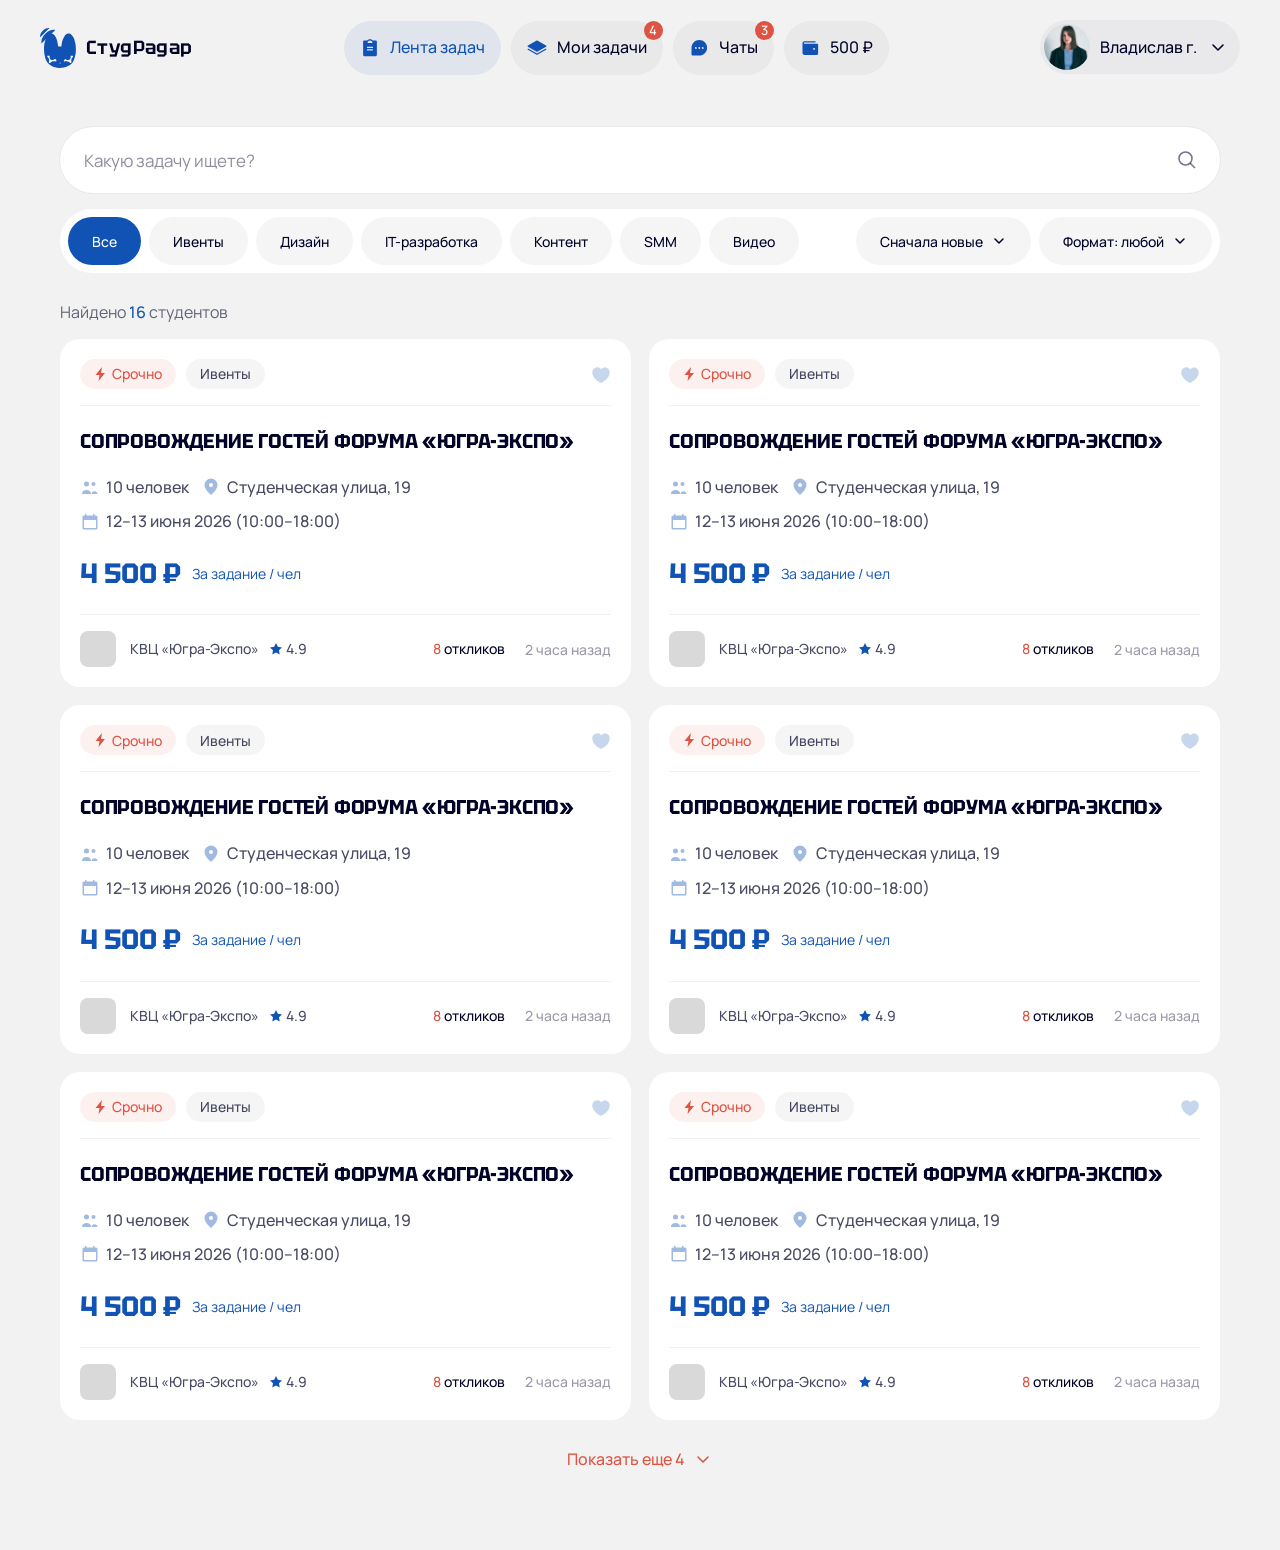
<file: catalog.html>
<!doctype html>
<html lang="ru">
<head>
  <meta charset="utf-8" />
  <title>Лента задач — СтудРадар</title>
  <meta name="viewport" content="width=device-width, initial-scale=1, viewport-fit=cover" />
  <link rel="preconnect" href="https://fonts.googleapis.com">
  <link rel="preconnect" href="https://fonts.gstatic.com" crossorigin>
  <link href="https://fonts.googleapis.com/css2?family=JetBrains+Mono:wght@400&family=Manrope:wght@400;500;600;700&family=Tektur:wght@600;700&display=swap" rel="stylesheet">
  <link rel="stylesheet" href="styles.css" />
</head>
<body data-screen-label="03 Лента задач">

<!-- ===== HEADER (logged-in) ===== -->
<header class="feed-header">
  <a href="index.html" class="feed-logo">
    <span class="feed-logo-mark"><img src="assets/logo.svg" alt=""/></span>
    <span class="feed-logo-text">СтудРадар</span>
  </a>

  <nav class="feed-nav" aria-label="Меню">
    <a href="catalog.html" class="feed-chip is-active">
      <svg class="feed-chip-icon" width="20" height="20" viewBox="0 0 20 20" fill="currentColor" aria-hidden="true"><path d="M15.625 2.5H12.7922C12.441 2.10681 12.0108 1.79223 11.5296 1.57684C11.0484 1.36145 10.5272 1.25011 10 1.25011C9.47282 1.25011 8.95158 1.36145 8.47041 1.57684C7.98924 1.79223 7.55899 2.10681 7.20781 2.5H4.375C4.04348 2.5 3.72554 2.6317 3.49112 2.86612C3.2567 3.10054 3.125 3.41848 3.125 3.75V16.875C3.125 17.2065 3.2567 17.5245 3.49112 17.7589C3.72554 17.9933 4.04348 18.125 4.375 18.125H15.625C15.9565 18.125 16.2745 17.9933 16.5089 17.7589C16.7433 17.5245 16.875 17.2065 16.875 16.875V3.75C16.875 3.41848 16.7433 3.10054 16.5089 2.86612C16.2745 2.6317 15.9565 2.5 15.625 2.5ZM10 2.5C10.663 2.5 11.2989 2.76339 11.7678 3.23223C12.2366 3.70107 12.5 4.33696 12.5 5H7.5C7.5 4.33696 7.76339 3.70107 8.23223 3.23223C8.70107 2.76339 9.33696 2.5 10 2.5ZM12.5 12.5H7.5C7.33424 12.5 7.17527 12.4342 7.05806 12.3169C6.94085 12.1997 6.875 12.0408 6.875 11.875C6.875 11.7092 6.94085 11.5503 7.05806 11.4331C7.17527 11.3159 7.33424 11.25 7.5 11.25H12.5C12.6658 11.25 12.8247 11.3159 12.9419 11.4331C13.0592 11.5503 13.125 11.7092 13.125 11.875C13.125 12.0408 13.0592 12.1997 12.9419 12.3169C12.8247 12.4342 12.6658 12.5 12.5 12.5ZM12.5 10H7.5C7.33424 10 7.17527 9.93415 7.05806 9.81694C6.94085 9.69973 6.875 9.54076 6.875 9.375C6.875 9.20924 6.94085 9.05027 7.05806 8.93306C7.17527 8.81585 7.33424 8.75 7.5 8.75H12.5C12.6658 8.75 12.8247 8.81585 12.9419 8.93306C13.0592 9.05027 13.125 9.20924 13.125 9.375C13.125 9.54076 13.0592 9.69973 12.9419 9.81694C12.8247 9.93415 12.6658 10 12.5 10Z"/></svg>
      <span>Лента задач</span>
    </a>
    <a href="#my" class="feed-chip">
      <svg class="feed-chip-icon" width="20" height="20" viewBox="0 0 32 32" fill="currentColor" aria-hidden="true"><path d="M1.49987 13.8752L15.4999 21.8752C15.651 21.9616 15.822 22.007 15.9961 22.007C16.1702 22.007 16.3412 21.9616 16.4924 21.8752L30.4924 13.8752C30.6457 13.7878 30.7731 13.6614 30.8618 13.5088C30.9504 13.3562 30.9971 13.1829 30.9971 13.0064C30.9971 12.83 30.9504 12.6566 30.8618 12.5041C30.7731 12.3515 30.6457 12.2251 30.4924 12.1377L16.4924 4.13768C16.3412 4.0513 16.1702 4.00586 15.9961 4.00586C15.822 4.00586 15.651 4.0513 15.4999 4.13768L1.49987 12.1377C1.34656 12.2251 1.21911 12.3515 1.13046 12.5041C1.04181 12.6566 0.995117 12.83 0.995117 13.0064C0.995117 13.1829 1.04181 13.3562 1.13046 13.5088C1.21911 13.6614 1.34656 13.7878 1.49987 13.8752Z"/><path d="M29.5002 17.1312L16.0002 24.8487L2.50019 17.1312C2.38569 17.0656 2.25938 17.0231 2.12847 17.0063C1.99757 16.9894 1.86462 16.9985 1.73723 17.0331C1.60984 17.0676 1.4905 17.1269 1.38602 17.2075C1.28154 17.2882 1.19397 17.3886 1.12831 17.5031C1.06265 17.6176 1.02019 17.7439 1.00334 17.8748C0.986491 18.0057 0.995593 18.1387 1.03013 18.2661C1.06466 18.3935 1.12394 18.5128 1.2046 18.6173C1.28525 18.7218 1.38569 18.8093 1.50019 18.875L15.5002 26.875C15.6513 26.9614 15.8224 27.0068 15.9964 27.0068C16.1705 27.0068 16.3416 26.9614 16.4927 26.875L30.4927 18.875C30.6068 18.8098 30.7069 18.7228 30.7874 18.619C30.8678 18.5151 30.927 18.3964 30.9616 18.2696C30.9962 18.1429 31.0055 18.0106 30.989 17.8802C30.9724 17.7499 30.9304 17.6241 30.8652 17.51C30.8 17.3959 30.713 17.2958 30.6091 17.2153C30.5053 17.1348 30.3866 17.0756 30.2598 17.041C30.1331 17.0065 30.0008 16.9972 29.8704 17.0137C29.7401 17.0303 29.6143 17.0723 29.5002 17.1375V17.1312Z"/></svg>
      <span>Мои задачи</span>
      <span class="feed-counter">4</span>
    </a>
    <a href="#chats" class="feed-chip">
      <svg class="feed-chip-icon" width="20" height="20" viewBox="0 0 20 20" fill="currentColor" aria-hidden="true"><path d="M10.3125 1.875C8.24119 1.87727 6.25538 2.70111 4.79074 4.16574C3.32611 5.63038 2.50227 7.61619 2.5 9.6875V16.2758C2.50041 16.6003 2.62953 16.9115 2.85902 17.141C3.08852 17.3705 3.39966 17.4996 3.72422 17.5H10.3125C12.3845 17.5 14.3716 16.6769 15.8368 15.2118C17.3019 13.7466 18.125 11.7595 18.125 9.6875C18.125 7.6155 17.3019 5.62836 15.8368 4.16323C14.3716 2.6981 12.3845 1.875 10.3125 1.875ZM6.875 10.9375C6.68958 10.9375 6.50832 10.8825 6.35415 10.7795C6.19998 10.6765 6.07982 10.5301 6.00886 10.3588C5.93791 10.1875 5.91934 9.99896 5.95551 9.8171C5.99169 9.63525 6.08098 9.4682 6.21209 9.33709C6.3432 9.20598 6.51025 9.11669 6.6921 9.08051C6.87396 9.04434 7.06246 9.06291 7.23377 9.13386C7.40507 9.20482 7.55149 9.32498 7.6545 9.47915C7.75752 9.63332 7.8125 9.81458 7.8125 10C7.8125 10.2486 7.71373 10.4871 7.53791 10.6629C7.3621 10.8387 7.12364 10.9375 6.875 10.9375ZM10.3125 10.9375C10.1271 10.9375 9.94582 10.8825 9.79165 10.7795C9.63748 10.6765 9.51732 10.5301 9.44636 10.3588C9.37541 10.1875 9.35684 9.99896 9.39301 9.8171C9.42919 9.63525 9.51848 9.4682 9.64959 9.33709C9.7807 9.20598 9.94775 9.11669 10.1296 9.08051C10.3115 9.04434 10.5 9.06291 10.6713 9.13386C10.8426 9.20482 10.989 9.32498 11.092 9.47915C11.195 9.63332 11.25 9.81458 11.25 10C11.25 10.2486 11.1512 10.4871 10.9754 10.6629C10.7996 10.8387 10.5611 10.9375 10.3125 10.9375ZM13.75 10.9375C13.5646 10.9375 13.3833 10.8825 13.2292 10.7795C13.075 10.6765 12.9548 10.5301 12.8839 10.3588C12.8129 10.1875 12.7943 9.99896 12.8305 9.8171C12.8667 9.63525 12.956 9.4682 13.0871 9.33709C13.2182 9.20598 13.3852 9.11669 13.5671 9.08051C13.749 9.04434 13.9375 9.06291 14.1088 9.13386C14.2801 9.20482 14.4265 9.32498 14.5295 9.47915C14.6325 9.63332 14.6875 9.81458 14.6875 10C14.6875 10.2486 14.5887 10.4871 14.4129 10.6629C14.2371 10.8387 13.9986 10.9375 13.75 10.9375Z"/></svg>
      <span>Чаты</span>
      <span class="feed-counter">3</span>
    </a>
    <a href="#wallet" class="feed-chip">
      <svg class="feed-chip-icon" width="20" height="20" viewBox="0 0 20 20" fill="currentColor" aria-hidden="true"><path d="M16.875 5.625H4.375C4.20924 5.625 4.05027 5.55915 3.93306 5.44194C3.81585 5.32473 3.75 5.16576 3.75 5C3.75 4.83424 3.81585 4.67527 3.93306 4.55806C4.05027 4.44085 4.20924 4.375 4.375 4.375H15C15.1658 4.375 15.3247 4.30915 15.4419 4.19194C15.5592 4.07473 15.625 3.91576 15.625 3.75C15.625 3.58424 15.5592 3.42527 15.4419 3.30806C15.3247 3.19085 15.1658 3.125 15 3.125H4.375C3.87772 3.125 3.40081 3.32254 3.04917 3.67417C2.69754 4.02581 2.5 4.50272 2.5 5V15C2.5 15.4973 2.69754 15.9742 3.04917 16.3258C3.40081 16.6775 3.87772 16.875 4.375 16.875H16.875C17.2065 16.875 17.5245 16.7433 17.7589 16.5089C17.9933 16.2745 18.125 15.9565 18.125 15.625V6.875C18.125 6.54348 17.9933 6.22554 17.7589 5.99112C17.5245 5.7567 17.2065 5.625 16.875 5.625ZM14.0625 11.875C13.8771 11.875 13.6958 11.82 13.5417 11.717C13.3875 11.614 13.2673 11.4676 13.1964 11.2963C13.1254 11.125 13.1068 10.9365 13.143 10.7546C13.1792 10.5727 13.2685 10.4057 13.3996 10.2746C13.5307 10.1435 13.6977 10.0542 13.8796 10.018C14.0615 9.98184 14.25 10.0004 14.4213 10.0714C14.5926 10.1423 14.739 10.2625 14.842 10.4167C14.945 10.5708 15 10.7521 15 10.9375C15 11.1861 14.9012 11.4246 14.7254 11.6004C14.5496 11.7762 14.3111 11.875 14.0625 11.875Z"/></svg>
      <span>500&nbsp;₽</span>
    </a>
  </nav>

  <div class="feed-user-wrap">
    <button type="button" class="feed-user" aria-haspopup="menu" aria-expanded="false" id="userBtn">
      <span class="feed-user-avatar"></span>
      <span class="feed-user-name">Владислав&nbsp;Г.</span>
      <svg class="feed-user-caret" width="20" height="20" viewBox="0 0 20 20" fill="none" aria-hidden="true"><path d="M5 8l5 5 5-5" stroke="currentColor" stroke-width="1.6" stroke-linecap="round" stroke-linejoin="round"/></svg>
    </button>
    <div class="feed-user-menu" role="menu" id="userMenu" hidden>
      <a href="profile.html" role="menuitem">Профиль</a>
      <a href="#documents" role="menuitem">Документы</a>
      <a href="#settings" role="menuitem">Настройки</a>
      <button type="button" class="feed-user-menu-logout" data-logout>Выйти</button>
    </div>
  </div>
</header>

<!-- ===== MAIN ===== -->
<main class="feed-page">

  <!-- Search -->
  <div class="feed-search">
    <input class="feed-search-input" type="search" placeholder="Какую задачу ищете?" aria-label="Поиск"/>
    <button class="feed-search-btn" type="button" aria-label="Найти">
      <svg width="22" height="22" viewBox="0 0 22 22" fill="none" aria-hidden="true"><circle cx="9.5" cy="9.5" r="6.5" stroke="currentColor" stroke-width="1.6"/><path d="M14.5 14.5l4 4" stroke="currentColor" stroke-width="1.6" stroke-linecap="round"/></svg>
    </button>
  </div>

  <!-- Filters + sort -->
  <div class="feed-filters-wrap">
    <div class="feed-pills" role="tablist">
      <button type="button" class="feed-pill is-active">Все</button>
      <button type="button" class="feed-pill">Ивенты</button>
      <button type="button" class="feed-pill">Дизайн</button>
      <button type="button" class="feed-pill">IT-разработка</button>
      <button type="button" class="feed-pill">Контент</button>
      <button type="button" class="feed-pill">SMM</button>
      <button type="button" class="feed-pill">Видео</button>
    </div>
    <div class="feed-sorts">
      <button type="button" class="feed-sort">
        <span>Сначала новые</span>
        <svg width="16" height="16" viewBox="0 0 16 16" fill="none" aria-hidden="true"><path d="M4 6l4 4 4-4" stroke="currentColor" stroke-width="1.5" stroke-linecap="round" stroke-linejoin="round"/></svg>
      </button>
      <button type="button" class="feed-sort">
        <span>Формат: любой</span>
        <svg width="16" height="16" viewBox="0 0 16 16" fill="none" aria-hidden="true"><path d="M4 6l4 4 4-4" stroke="currentColor" stroke-width="1.5" stroke-linecap="round" stroke-linejoin="round"/></svg>
      </button>
    </div>
  </div>

  <!-- Count -->
  <div class="feed-count">Найдено <b>16</b> студентов</div>

  <!-- Cards grid -->
  <div class="feed-grid">
    <!-- 6 cards - identical content as in the design mockup -->
    <article class="task-card">
      <header class="task-card-head">
        <div class="task-card-badges">
          <span class="task-badge task-badge--urgent"><svg width="14" height="14" viewBox="0 0 14 14" fill="currentColor" aria-hidden="true"><path d="M8 0L1.5 8h4l-1 6L11 6H7l1-6Z"/></svg>Срочно</span>
          <span class="task-tag task-tag--cat">Ивенты</span>
        </div>
        <div class="task-card-icons">
          <button type="button" class="task-icon-btn" aria-label="В избранное"><svg width="20" height="20" viewBox="0 0 20 20" fill="currentColor" aria-hidden="true"><path d="M14.5 3.25c-1.7 0-3.18.73-4.13 1.97-.93-1.24-2.42-1.97-4.12-1.97A5.13 5.13 0 0 0 1.25 8.38c0 5.75 7.45 9.87 8.35 10.36a.75.75 0 0 0 .73 0c.9-.49 8.42-4.61 8.42-10.36a5.13 5.13 0 0 0-5.13-5.13Z"/></svg></button>
        </div>
      </header>
      <h3 class="task-card-title">Сопровождение гостей форума «Югра-Экспо»</h3>
      <ul class="task-card-meta">
        <li><svg width="20" height="20" viewBox="0 0 20 20" fill="currentColor" aria-hidden="true"><circle cx="6.5" cy="7" r="2.5"/><circle cx="13.5" cy="7" r="2"/><path d="M2 16.5c0-2 2-3.5 4.5-3.5s4.5 1.5 4.5 3.5v.5H2v-.5Z"/><path d="M11.5 17c0-1.6 1.3-2.7 3-2.7s3 1.1 3 2.7H11.5Z"/></svg>10 человек</li>
        <li><svg width="20" height="20" viewBox="0 0 20 20" fill="currentColor" aria-hidden="true"><path d="M10 1.5A6.5 6.5 0 0 0 3.5 8c0 4.875 6.5 10 6.5 10s6.5-5.125 6.5-10A6.5 6.5 0 0 0 10 1.5Zm0 8.5a2 2 0 1 1 0-4 2 2 0 0 1 0 4Z"/></svg>Студенческая улица, 19</li>
        <li><svg width="20" height="20" viewBox="0 0 20 20" fill="currentColor" aria-hidden="true"><path d="M16 3.5h-1.5V2.5a.75.75 0 1 0-1.5 0v1H6.5V2.5a.75.75 0 1 0-1.5 0v1H4A1.5 1.5 0 0 0 2.5 5v11A1.5 1.5 0 0 0 4 17.5h12a1.5 1.5 0 0 0 1.5-1.5V5A1.5 1.5 0 0 0 16 3.5Zm0 12.5H4V8h12v8Z"/></svg>12–13 июня 2026 (10:00–18:00)</li>
      </ul>
      <div class="task-card-price">
        <span class="task-card-price-num">4&nbsp;500&nbsp;₽</span>
        <span class="task-card-price-label">За задание / чел</span>
      </div>
      <footer class="task-card-foot">
        <div class="task-card-venue">
          <span class="task-card-venue-img"></span>
          <div class="task-card-venue-meta">
            <span class="task-card-venue-name">КВЦ «Югра-Экспо»</span>
            <span class="task-card-venue-rating"><svg width="14" height="14" viewBox="0 0 14 14" fill="#1153B5" aria-hidden="true"><path d="M7 1l1.85 3.75L13 5.4l-3 2.92.7 4.13L7 10.5l-3.7 1.95L4 8.32 1 5.4l4.15-.65L7 1Z"/></svg>4.9</span>
          </div>
        </div>
        <div class="task-card-stats">
          <span class="task-card-responses"><span class="task-card-responses-num">8</span> откликов</span>
          <span class="task-card-time">2 часа назад</span>
        </div>
      </footer>
    </article>

    <article class="task-card">
      <header class="task-card-head">
        <div class="task-card-badges">
          <span class="task-badge task-badge--urgent"><svg width="14" height="14" viewBox="0 0 14 14" fill="currentColor" aria-hidden="true"><path d="M8 0L1.5 8h4l-1 6L11 6H7l1-6Z"/></svg>Срочно</span>
          <span class="task-tag task-tag--cat">Ивенты</span>
        </div>
        <div class="task-card-icons">
          <button type="button" class="task-icon-btn" aria-label="В избранное"><svg width="20" height="20" viewBox="0 0 20 20" fill="currentColor" aria-hidden="true"><path d="M14.5 3.25c-1.7 0-3.18.73-4.13 1.97-.93-1.24-2.42-1.97-4.12-1.97A5.13 5.13 0 0 0 1.25 8.38c0 5.75 7.45 9.87 8.35 10.36a.75.75 0 0 0 .73 0c.9-.49 8.42-4.61 8.42-10.36a5.13 5.13 0 0 0-5.13-5.13Z"/></svg></button>
        </div>
      </header>
      <h3 class="task-card-title">Сопровождение гостей форума «Югра-Экспо»</h3>
      <ul class="task-card-meta">
        <li><svg width="20" height="20" viewBox="0 0 20 20" fill="currentColor" aria-hidden="true"><circle cx="6.5" cy="7" r="2.5"/><circle cx="13.5" cy="7" r="2"/><path d="M2 16.5c0-2 2-3.5 4.5-3.5s4.5 1.5 4.5 3.5v.5H2v-.5Z"/><path d="M11.5 17c0-1.6 1.3-2.7 3-2.7s3 1.1 3 2.7H11.5Z"/></svg>10 человек</li>
        <li><svg width="20" height="20" viewBox="0 0 20 20" fill="currentColor" aria-hidden="true"><path d="M10 1.5A6.5 6.5 0 0 0 3.5 8c0 4.875 6.5 10 6.5 10s6.5-5.125 6.5-10A6.5 6.5 0 0 0 10 1.5Zm0 8.5a2 2 0 1 1 0-4 2 2 0 0 1 0 4Z"/></svg>Студенческая улица, 19</li>
        <li><svg width="20" height="20" viewBox="0 0 20 20" fill="currentColor" aria-hidden="true"><path d="M16 3.5h-1.5V2.5a.75.75 0 1 0-1.5 0v1H6.5V2.5a.75.75 0 1 0-1.5 0v1H4A1.5 1.5 0 0 0 2.5 5v11A1.5 1.5 0 0 0 4 17.5h12a1.5 1.5 0 0 0 1.5-1.5V5A1.5 1.5 0 0 0 16 3.5Zm0 12.5H4V8h12v8Z"/></svg>12–13 июня 2026 (10:00–18:00)</li>
      </ul>
      <div class="task-card-price">
        <span class="task-card-price-num">4&nbsp;500&nbsp;₽</span>
        <span class="task-card-price-label">За задание / чел</span>
      </div>
      <footer class="task-card-foot">
        <div class="task-card-venue">
          <span class="task-card-venue-img"></span>
          <div class="task-card-venue-meta">
            <span class="task-card-venue-name">КВЦ «Югра-Экспо»</span>
            <span class="task-card-venue-rating"><svg width="14" height="14" viewBox="0 0 14 14" fill="#1153B5" aria-hidden="true"><path d="M7 1l1.85 3.75L13 5.4l-3 2.92.7 4.13L7 10.5l-3.7 1.95L4 8.32 1 5.4l4.15-.65L7 1Z"/></svg>4.9</span>
          </div>
        </div>
        <div class="task-card-stats">
          <span class="task-card-responses"><span class="task-card-responses-num">8</span> откликов</span>
          <span class="task-card-time">2 часа назад</span>
        </div>
      </footer>
    </article>

    <article class="task-card">
      <header class="task-card-head">
        <div class="task-card-badges">
          <span class="task-badge task-badge--urgent"><svg width="14" height="14" viewBox="0 0 14 14" fill="currentColor" aria-hidden="true"><path d="M8 0L1.5 8h4l-1 6L11 6H7l1-6Z"/></svg>Срочно</span>
          <span class="task-tag task-tag--cat">Ивенты</span>
        </div>
        <div class="task-card-icons">
          <button type="button" class="task-icon-btn" aria-label="В избранное"><svg width="20" height="20" viewBox="0 0 20 20" fill="currentColor" aria-hidden="true"><path d="M14.5 3.25c-1.7 0-3.18.73-4.13 1.97-.93-1.24-2.42-1.97-4.12-1.97A5.13 5.13 0 0 0 1.25 8.38c0 5.75 7.45 9.87 8.35 10.36a.75.75 0 0 0 .73 0c.9-.49 8.42-4.61 8.42-10.36a5.13 5.13 0 0 0-5.13-5.13Z"/></svg></button>
        </div>
      </header>
      <h3 class="task-card-title">Сопровождение гостей форума «Югра-Экспо»</h3>
      <ul class="task-card-meta">
        <li><svg width="20" height="20" viewBox="0 0 20 20" fill="currentColor" aria-hidden="true"><circle cx="6.5" cy="7" r="2.5"/><circle cx="13.5" cy="7" r="2"/><path d="M2 16.5c0-2 2-3.5 4.5-3.5s4.5 1.5 4.5 3.5v.5H2v-.5Z"/><path d="M11.5 17c0-1.6 1.3-2.7 3-2.7s3 1.1 3 2.7H11.5Z"/></svg>10 человек</li>
        <li><svg width="20" height="20" viewBox="0 0 20 20" fill="currentColor" aria-hidden="true"><path d="M10 1.5A6.5 6.5 0 0 0 3.5 8c0 4.875 6.5 10 6.5 10s6.5-5.125 6.5-10A6.5 6.5 0 0 0 10 1.5Zm0 8.5a2 2 0 1 1 0-4 2 2 0 0 1 0 4Z"/></svg>Студенческая улица, 19</li>
        <li><svg width="20" height="20" viewBox="0 0 20 20" fill="currentColor" aria-hidden="true"><path d="M16 3.5h-1.5V2.5a.75.75 0 1 0-1.5 0v1H6.5V2.5a.75.75 0 1 0-1.5 0v1H4A1.5 1.5 0 0 0 2.5 5v11A1.5 1.5 0 0 0 4 17.5h12a1.5 1.5 0 0 0 1.5-1.5V5A1.5 1.5 0 0 0 16 3.5Zm0 12.5H4V8h12v8Z"/></svg>12–13 июня 2026 (10:00–18:00)</li>
      </ul>
      <div class="task-card-price">
        <span class="task-card-price-num">4&nbsp;500&nbsp;₽</span>
        <span class="task-card-price-label">За задание / чел</span>
      </div>
      <footer class="task-card-foot">
        <div class="task-card-venue">
          <span class="task-card-venue-img"></span>
          <div class="task-card-venue-meta">
            <span class="task-card-venue-name">КВЦ «Югра-Экспо»</span>
            <span class="task-card-venue-rating"><svg width="14" height="14" viewBox="0 0 14 14" fill="#1153B5" aria-hidden="true"><path d="M7 1l1.85 3.75L13 5.4l-3 2.92.7 4.13L7 10.5l-3.7 1.95L4 8.32 1 5.4l4.15-.65L7 1Z"/></svg>4.9</span>
          </div>
        </div>
        <div class="task-card-stats">
          <span class="task-card-responses"><span class="task-card-responses-num">8</span> откликов</span>
          <span class="task-card-time">2 часа назад</span>
        </div>
      </footer>
    </article>

    <article class="task-card">
      <header class="task-card-head">
        <div class="task-card-badges">
          <span class="task-badge task-badge--urgent"><svg width="14" height="14" viewBox="0 0 14 14" fill="currentColor" aria-hidden="true"><path d="M8 0L1.5 8h4l-1 6L11 6H7l1-6Z"/></svg>Срочно</span>
          <span class="task-tag task-tag--cat">Ивенты</span>
        </div>
        <div class="task-card-icons">
          <button type="button" class="task-icon-btn" aria-label="В избранное"><svg width="20" height="20" viewBox="0 0 20 20" fill="currentColor" aria-hidden="true"><path d="M14.5 3.25c-1.7 0-3.18.73-4.13 1.97-.93-1.24-2.42-1.97-4.12-1.97A5.13 5.13 0 0 0 1.25 8.38c0 5.75 7.45 9.87 8.35 10.36a.75.75 0 0 0 .73 0c.9-.49 8.42-4.61 8.42-10.36a5.13 5.13 0 0 0-5.13-5.13Z"/></svg></button>
        </div>
      </header>
      <h3 class="task-card-title">Сопровождение гостей форума «Югра-Экспо»</h3>
      <ul class="task-card-meta">
        <li><svg width="20" height="20" viewBox="0 0 20 20" fill="currentColor" aria-hidden="true"><circle cx="6.5" cy="7" r="2.5"/><circle cx="13.5" cy="7" r="2"/><path d="M2 16.5c0-2 2-3.5 4.5-3.5s4.5 1.5 4.5 3.5v.5H2v-.5Z"/><path d="M11.5 17c0-1.6 1.3-2.7 3-2.7s3 1.1 3 2.7H11.5Z"/></svg>10 человек</li>
        <li><svg width="20" height="20" viewBox="0 0 20 20" fill="currentColor" aria-hidden="true"><path d="M10 1.5A6.5 6.5 0 0 0 3.5 8c0 4.875 6.5 10 6.5 10s6.5-5.125 6.5-10A6.5 6.5 0 0 0 10 1.5Zm0 8.5a2 2 0 1 1 0-4 2 2 0 0 1 0 4Z"/></svg>Студенческая улица, 19</li>
        <li><svg width="20" height="20" viewBox="0 0 20 20" fill="currentColor" aria-hidden="true"><path d="M16 3.5h-1.5V2.5a.75.75 0 1 0-1.5 0v1H6.5V2.5a.75.75 0 1 0-1.5 0v1H4A1.5 1.5 0 0 0 2.5 5v11A1.5 1.5 0 0 0 4 17.5h12a1.5 1.5 0 0 0 1.5-1.5V5A1.5 1.5 0 0 0 16 3.5Zm0 12.5H4V8h12v8Z"/></svg>12–13 июня 2026 (10:00–18:00)</li>
      </ul>
      <div class="task-card-price">
        <span class="task-card-price-num">4&nbsp;500&nbsp;₽</span>
        <span class="task-card-price-label">За задание / чел</span>
      </div>
      <footer class="task-card-foot">
        <div class="task-card-venue">
          <span class="task-card-venue-img"></span>
          <div class="task-card-venue-meta">
            <span class="task-card-venue-name">КВЦ «Югра-Экспо»</span>
            <span class="task-card-venue-rating"><svg width="14" height="14" viewBox="0 0 14 14" fill="#1153B5" aria-hidden="true"><path d="M7 1l1.85 3.75L13 5.4l-3 2.92.7 4.13L7 10.5l-3.7 1.95L4 8.32 1 5.4l4.15-.65L7 1Z"/></svg>4.9</span>
          </div>
        </div>
        <div class="task-card-stats">
          <span class="task-card-responses"><span class="task-card-responses-num">8</span> откликов</span>
          <span class="task-card-time">2 часа назад</span>
        </div>
      </footer>
    </article>

    <article class="task-card">
      <header class="task-card-head">
        <div class="task-card-badges">
          <span class="task-badge task-badge--urgent"><svg width="14" height="14" viewBox="0 0 14 14" fill="currentColor" aria-hidden="true"><path d="M8 0L1.5 8h4l-1 6L11 6H7l1-6Z"/></svg>Срочно</span>
          <span class="task-tag task-tag--cat">Ивенты</span>
        </div>
        <div class="task-card-icons">
          <button type="button" class="task-icon-btn" aria-label="В избранное"><svg width="20" height="20" viewBox="0 0 20 20" fill="currentColor" aria-hidden="true"><path d="M14.5 3.25c-1.7 0-3.18.73-4.13 1.97-.93-1.24-2.42-1.97-4.12-1.97A5.13 5.13 0 0 0 1.25 8.38c0 5.75 7.45 9.87 8.35 10.36a.75.75 0 0 0 .73 0c.9-.49 8.42-4.61 8.42-10.36a5.13 5.13 0 0 0-5.13-5.13Z"/></svg></button>
        </div>
      </header>
      <h3 class="task-card-title">Сопровождение гостей форума «Югра-Экспо»</h3>
      <ul class="task-card-meta">
        <li><svg width="20" height="20" viewBox="0 0 20 20" fill="currentColor" aria-hidden="true"><circle cx="6.5" cy="7" r="2.5"/><circle cx="13.5" cy="7" r="2"/><path d="M2 16.5c0-2 2-3.5 4.5-3.5s4.5 1.5 4.5 3.5v.5H2v-.5Z"/><path d="M11.5 17c0-1.6 1.3-2.7 3-2.7s3 1.1 3 2.7H11.5Z"/></svg>10 человек</li>
        <li><svg width="20" height="20" viewBox="0 0 20 20" fill="currentColor" aria-hidden="true"><path d="M10 1.5A6.5 6.5 0 0 0 3.5 8c0 4.875 6.5 10 6.5 10s6.5-5.125 6.5-10A6.5 6.5 0 0 0 10 1.5Zm0 8.5a2 2 0 1 1 0-4 2 2 0 0 1 0 4Z"/></svg>Студенческая улица, 19</li>
        <li><svg width="20" height="20" viewBox="0 0 20 20" fill="currentColor" aria-hidden="true"><path d="M16 3.5h-1.5V2.5a.75.75 0 1 0-1.5 0v1H6.5V2.5a.75.75 0 1 0-1.5 0v1H4A1.5 1.5 0 0 0 2.5 5v11A1.5 1.5 0 0 0 4 17.5h12a1.5 1.5 0 0 0 1.5-1.5V5A1.5 1.5 0 0 0 16 3.5Zm0 12.5H4V8h12v8Z"/></svg>12–13 июня 2026 (10:00–18:00)</li>
      </ul>
      <div class="task-card-price">
        <span class="task-card-price-num">4&nbsp;500&nbsp;₽</span>
        <span class="task-card-price-label">За задание / чел</span>
      </div>
      <footer class="task-card-foot">
        <div class="task-card-venue">
          <span class="task-card-venue-img"></span>
          <div class="task-card-venue-meta">
            <span class="task-card-venue-name">КВЦ «Югра-Экспо»</span>
            <span class="task-card-venue-rating"><svg width="14" height="14" viewBox="0 0 14 14" fill="#1153B5" aria-hidden="true"><path d="M7 1l1.85 3.75L13 5.4l-3 2.92.7 4.13L7 10.5l-3.7 1.95L4 8.32 1 5.4l4.15-.65L7 1Z"/></svg>4.9</span>
          </div>
        </div>
        <div class="task-card-stats">
          <span class="task-card-responses"><span class="task-card-responses-num">8</span> откликов</span>
          <span class="task-card-time">2 часа назад</span>
        </div>
      </footer>
    </article>

    <article class="task-card">
      <header class="task-card-head">
        <div class="task-card-badges">
          <span class="task-badge task-badge--urgent"><svg width="14" height="14" viewBox="0 0 14 14" fill="currentColor" aria-hidden="true"><path d="M8 0L1.5 8h4l-1 6L11 6H7l1-6Z"/></svg>Срочно</span>
          <span class="task-tag task-tag--cat">Ивенты</span>
        </div>
        <div class="task-card-icons">
          <button type="button" class="task-icon-btn" aria-label="В избранное"><svg width="20" height="20" viewBox="0 0 20 20" fill="currentColor" aria-hidden="true"><path d="M14.5 3.25c-1.7 0-3.18.73-4.13 1.97-.93-1.24-2.42-1.97-4.12-1.97A5.13 5.13 0 0 0 1.25 8.38c0 5.75 7.45 9.87 8.35 10.36a.75.75 0 0 0 .73 0c.9-.49 8.42-4.61 8.42-10.36a5.13 5.13 0 0 0-5.13-5.13Z"/></svg></button>
        </div>
      </header>
      <h3 class="task-card-title">Сопровождение гостей форума «Югра-Экспо»</h3>
      <ul class="task-card-meta">
        <li><svg width="20" height="20" viewBox="0 0 20 20" fill="currentColor" aria-hidden="true"><circle cx="6.5" cy="7" r="2.5"/><circle cx="13.5" cy="7" r="2"/><path d="M2 16.5c0-2 2-3.5 4.5-3.5s4.5 1.5 4.5 3.5v.5H2v-.5Z"/><path d="M11.5 17c0-1.6 1.3-2.7 3-2.7s3 1.1 3 2.7H11.5Z"/></svg>10 человек</li>
        <li><svg width="20" height="20" viewBox="0 0 20 20" fill="currentColor" aria-hidden="true"><path d="M10 1.5A6.5 6.5 0 0 0 3.5 8c0 4.875 6.5 10 6.5 10s6.5-5.125 6.5-10A6.5 6.5 0 0 0 10 1.5Zm0 8.5a2 2 0 1 1 0-4 2 2 0 0 1 0 4Z"/></svg>Студенческая улица, 19</li>
        <li><svg width="20" height="20" viewBox="0 0 20 20" fill="currentColor" aria-hidden="true"><path d="M16 3.5h-1.5V2.5a.75.75 0 1 0-1.5 0v1H6.5V2.5a.75.75 0 1 0-1.5 0v1H4A1.5 1.5 0 0 0 2.5 5v11A1.5 1.5 0 0 0 4 17.5h12a1.5 1.5 0 0 0 1.5-1.5V5A1.5 1.5 0 0 0 16 3.5Zm0 12.5H4V8h12v8Z"/></svg>12–13 июня 2026 (10:00–18:00)</li>
      </ul>
      <div class="task-card-price">
        <span class="task-card-price-num">4&nbsp;500&nbsp;₽</span>
        <span class="task-card-price-label">За задание / чел</span>
      </div>
      <footer class="task-card-foot">
        <div class="task-card-venue">
          <span class="task-card-venue-img"></span>
          <div class="task-card-venue-meta">
            <span class="task-card-venue-name">КВЦ «Югра-Экспо»</span>
            <span class="task-card-venue-rating"><svg width="14" height="14" viewBox="0 0 14 14" fill="#1153B5" aria-hidden="true"><path d="M7 1l1.85 3.75L13 5.4l-3 2.92.7 4.13L7 10.5l-3.7 1.95L4 8.32 1 5.4l4.15-.65L7 1Z"/></svg>4.9</span>
          </div>
        </div>
        <div class="task-card-stats">
          <span class="task-card-responses"><span class="task-card-responses-num">8</span> откликов</span>
          <span class="task-card-time">2 часа назад</span>
        </div>
      </footer>
    </article>
  </div>

  <a href="#more" class="feed-more">
    Показать еще 4
    <svg width="20" height="20" viewBox="0 0 20 20" fill="none" aria-hidden="true"><path d="M5 8l5 5 5-5" stroke="currentColor" stroke-width="1.6" stroke-linecap="round" stroke-linejoin="round"/></svg>
  </a>
</main>

<script>
// Sync header pill (name + avatar) with profile data saved in localStorage
(function(){
  try {
    var raw = localStorage.getItem('studradar_profile_v1');
    if (!raw) return;
    var state = JSON.parse(raw);
    if (!state || !state.profile) return;
    if (state.profile.name) {
      var nm = document.querySelector('.feed-user-name');
      if (nm) {
        var parts = state.profile.name.trim().split(/\s+/);
        nm.textContent = parts.length >= 2
          ? parts[0] + ' ' + ''
          : parts[0];
      }
    }
    if (state.profile.photo) {
      var av = document.querySelector('.feed-user-avatar');
      if (av) av.style.backgroundImage = 'url("' + state.profile.photo + '")';
    }
  } catch (e) {}
})();
(function(){
  // User pill dropdown
  var userBtn = document.getElementById('userBtn');
  var userMenu = document.getElementById('userMenu');
  if (userBtn && userMenu) {
    userBtn.addEventListener('click', function(e){
      e.stopPropagation();
      var open = !userMenu.hidden;
      userMenu.hidden = open;
      userBtn.setAttribute('aria-expanded', String(!open));
    });
    document.addEventListener('click', function(e){
      if (!userMenu.contains(e.target) && !userBtn.contains(e.target)) {
        userMenu.hidden = true;
        userBtn.setAttribute('aria-expanded', 'false');
      }
    });
  }
  document.querySelectorAll('[data-logout]').forEach(function(b){
    b.addEventListener('click', function(){
      try { localStorage.removeItem('studradar_session'); } catch(e) {}
      window.location.href = 'index.html';
    });
  });

  document.querySelectorAll('.feed-pill').forEach(function(pill){
    pill.addEventListener('click', function(){
      document.querySelectorAll('.feed-pill').forEach(function(p){ p.classList.remove('is-active'); });
      pill.classList.add('is-active');
    });
  });
  document.querySelectorAll('.task-icon-btn[aria-label="В избранное"]').forEach(function(btn){
    btn.addEventListener('click', function(e){
      e.stopPropagation();
      btn.classList.toggle('is-active');
    });
  });
  document.querySelectorAll('.task-card').forEach(function(card){
    card.style.cursor = 'pointer';
    card.addEventListener('click', function(){ window.location.href = 'task.html'; });
  });
})();
</script>
</body>
</html>
</file>
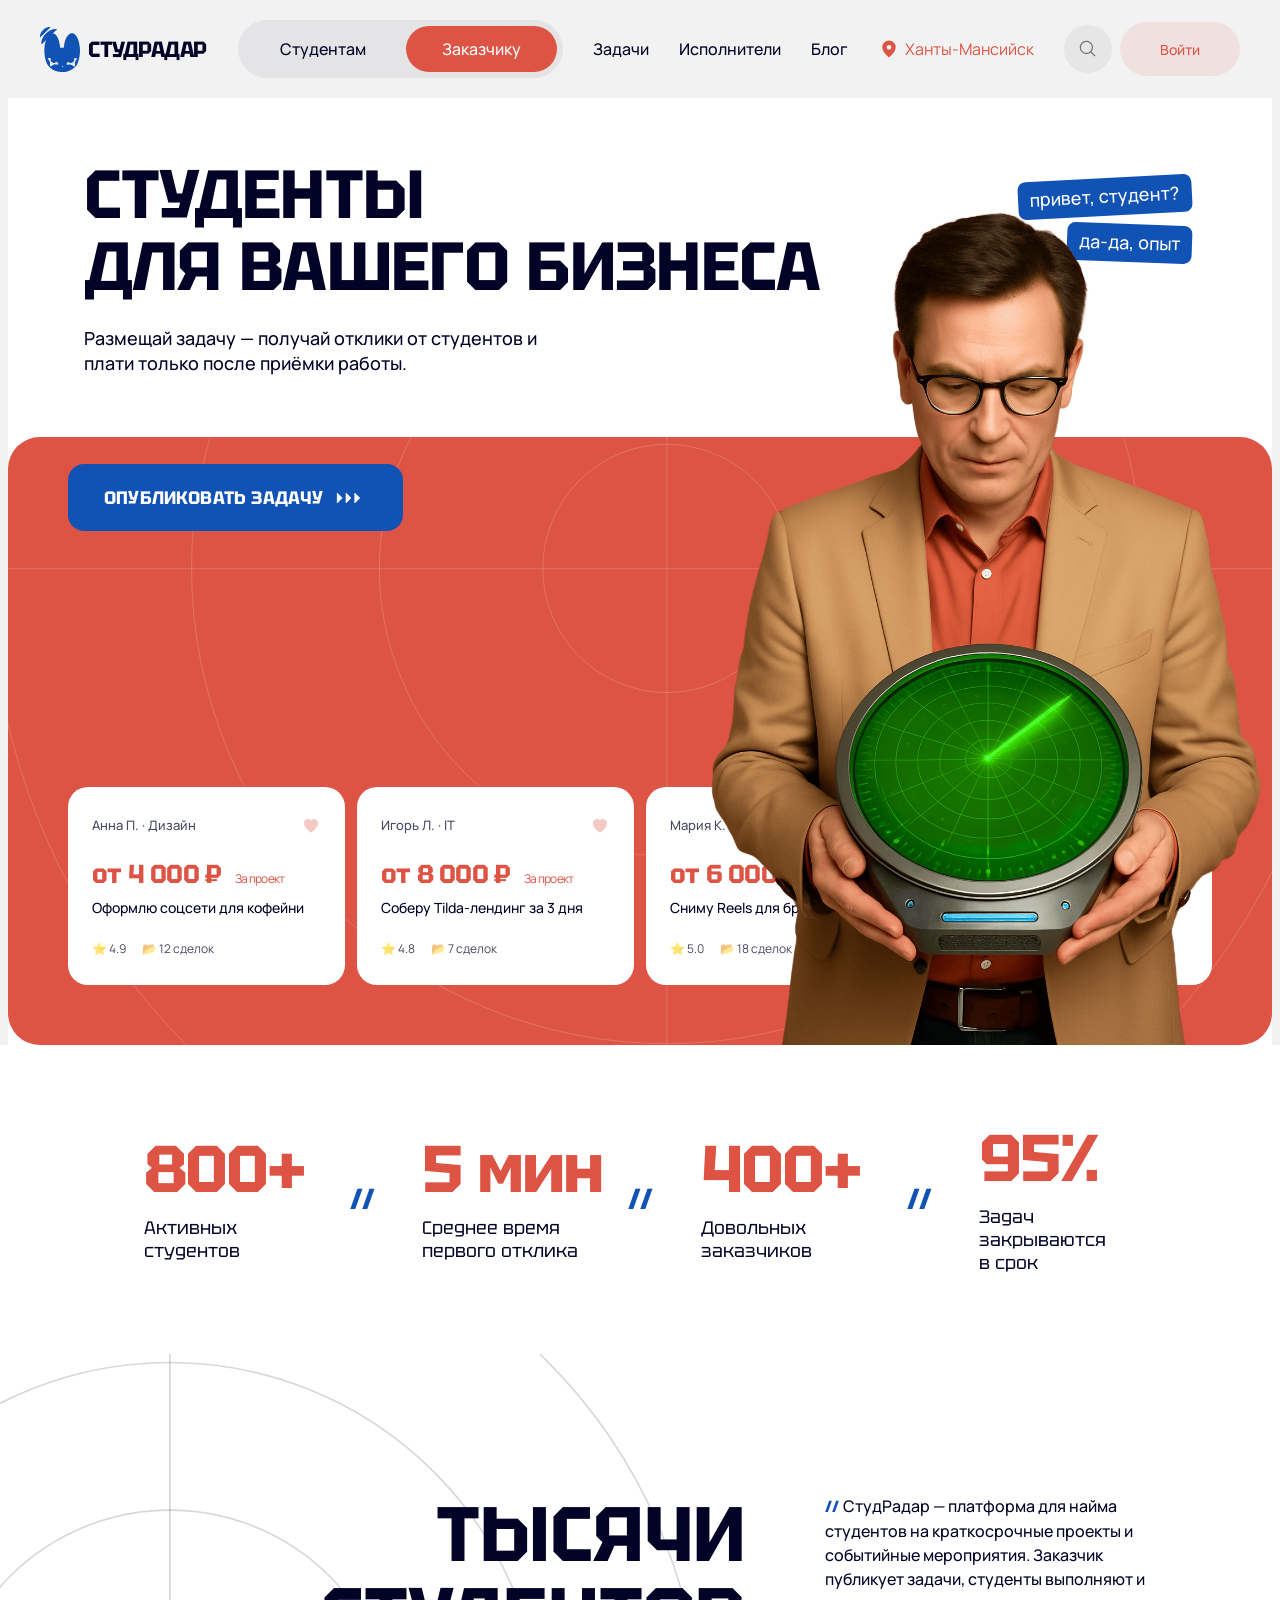
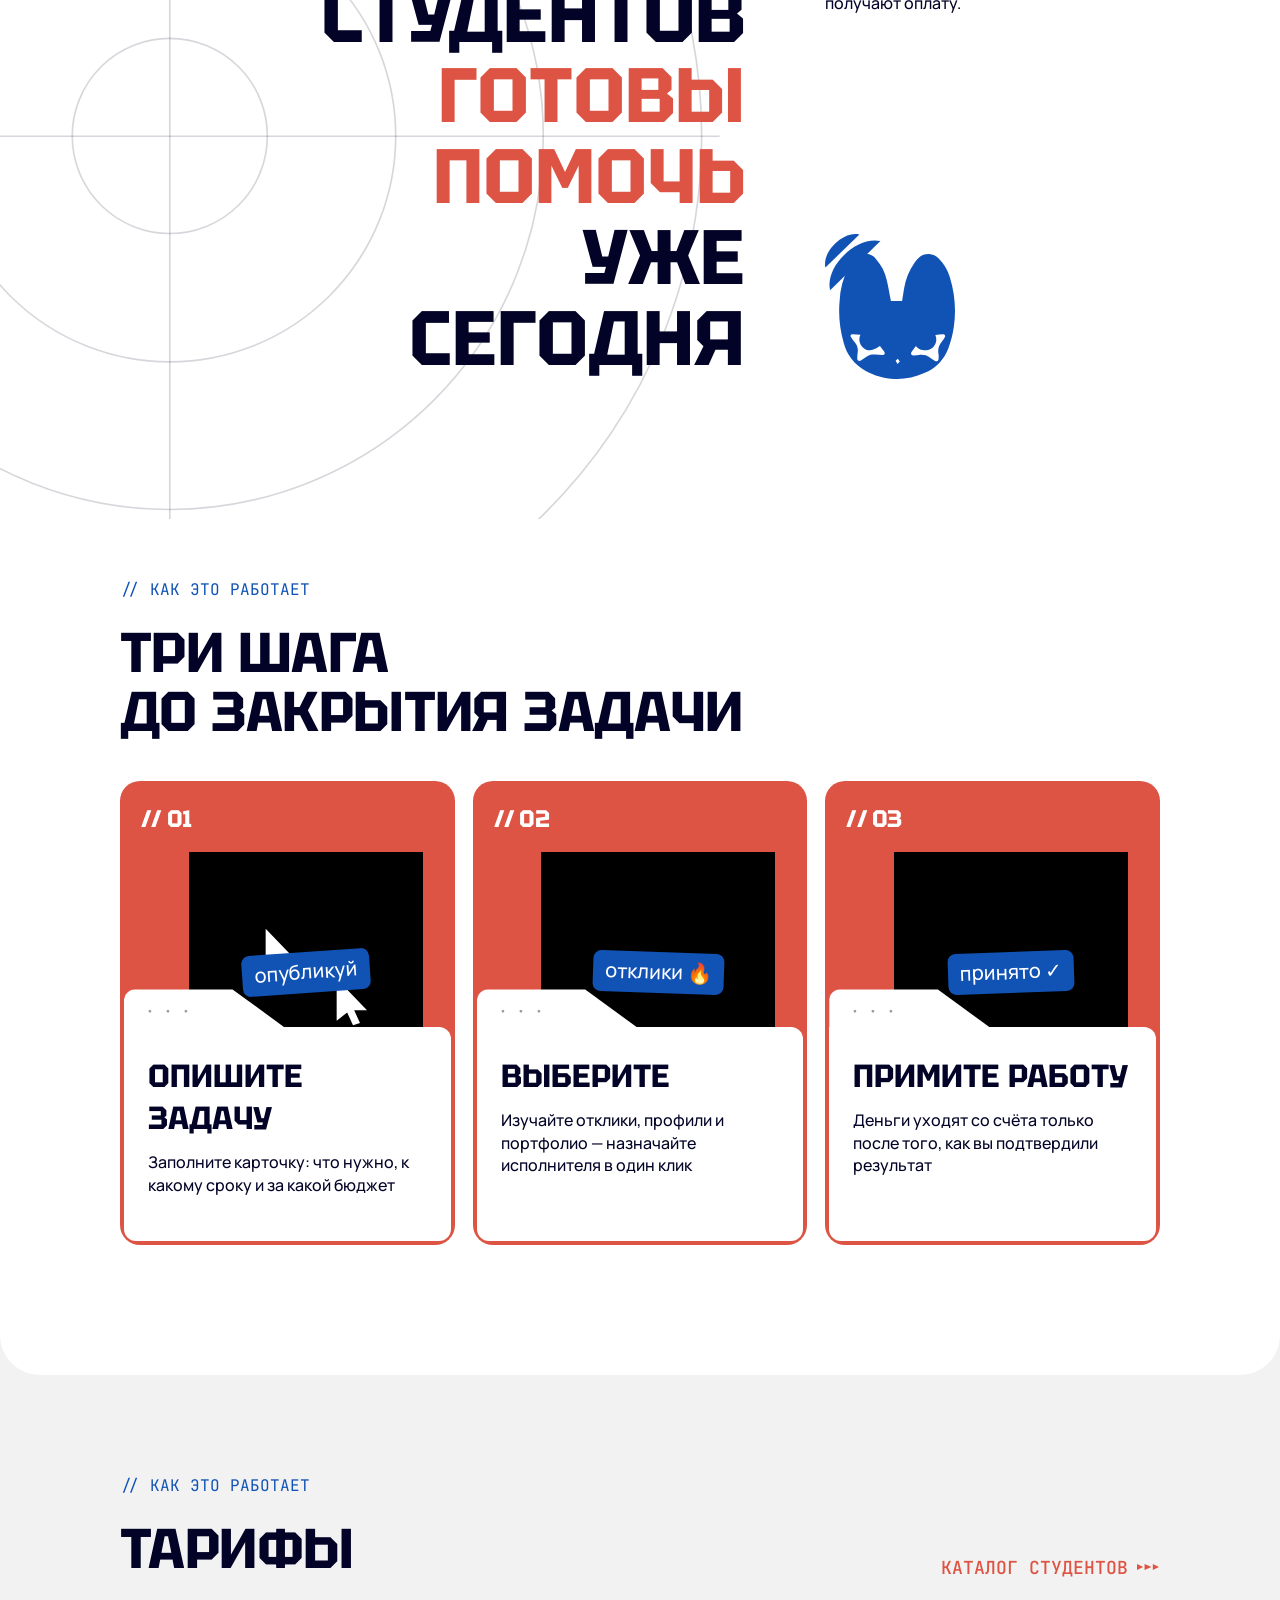
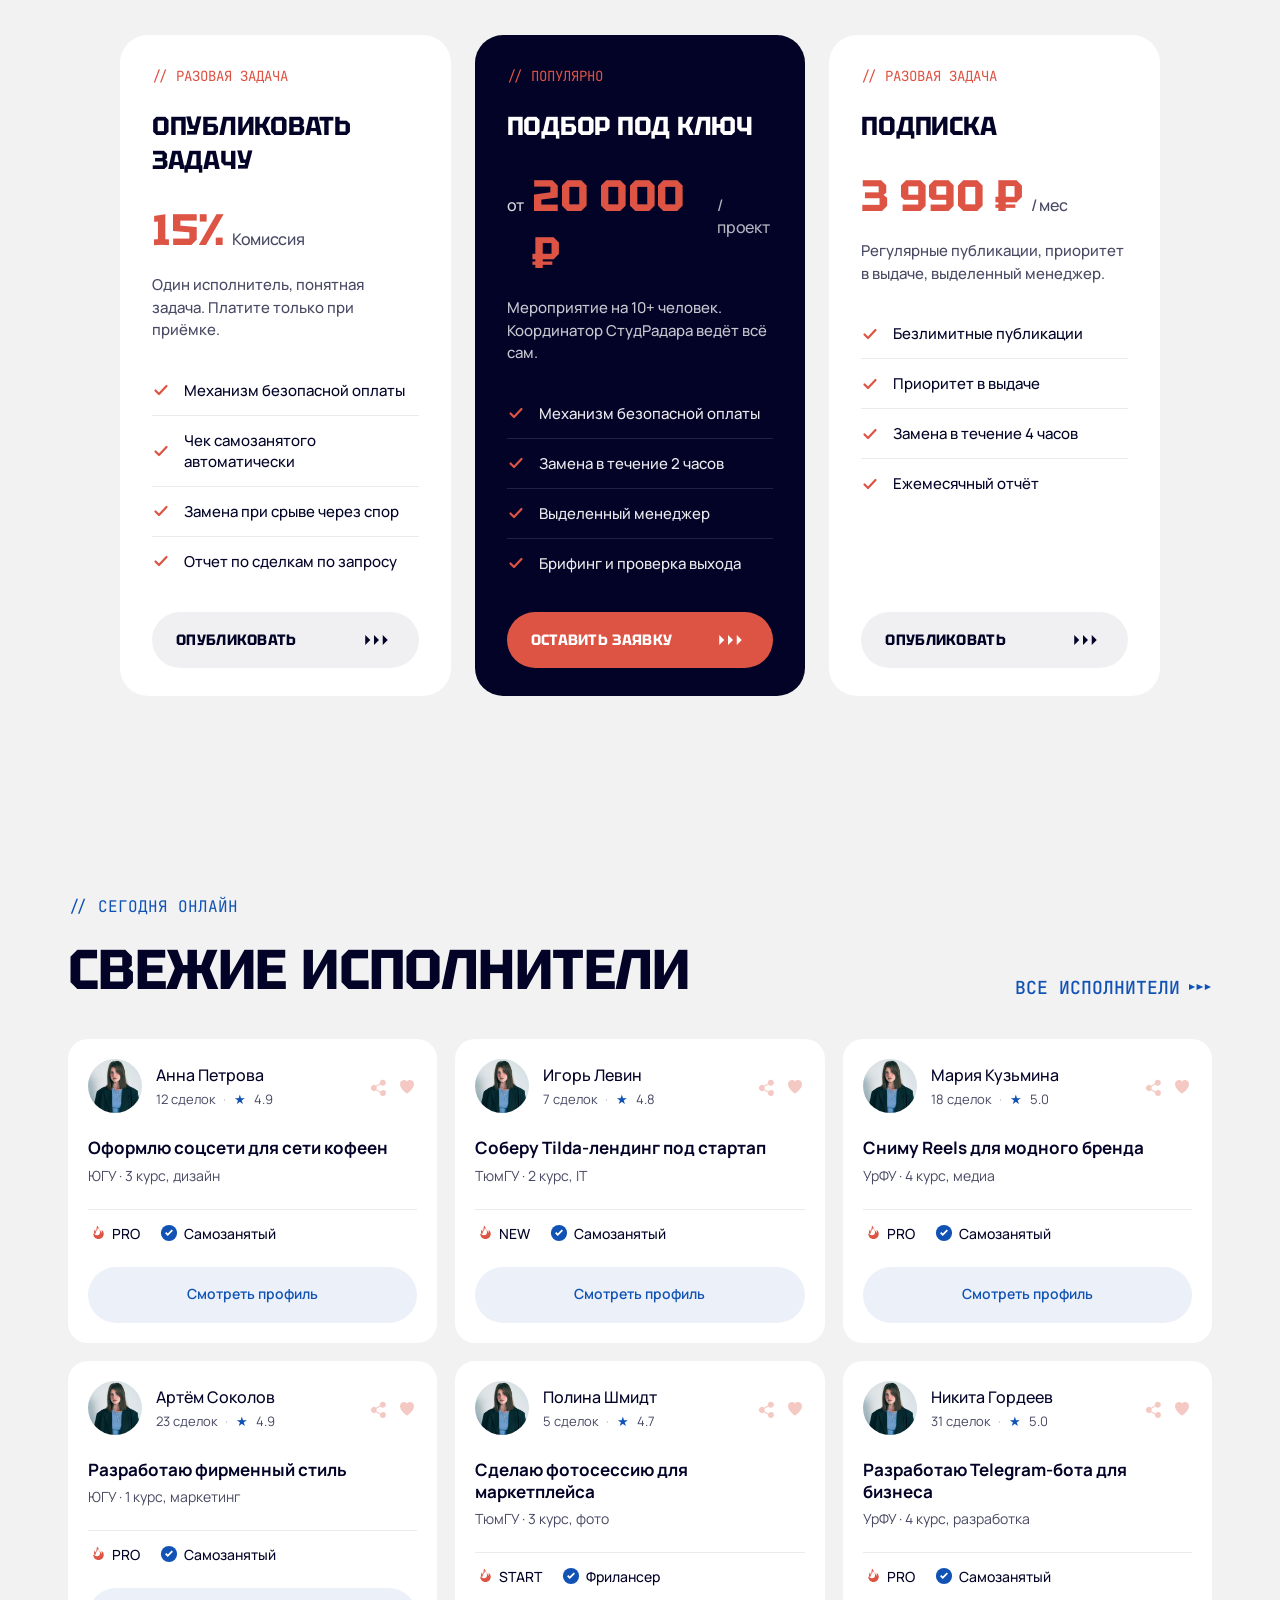
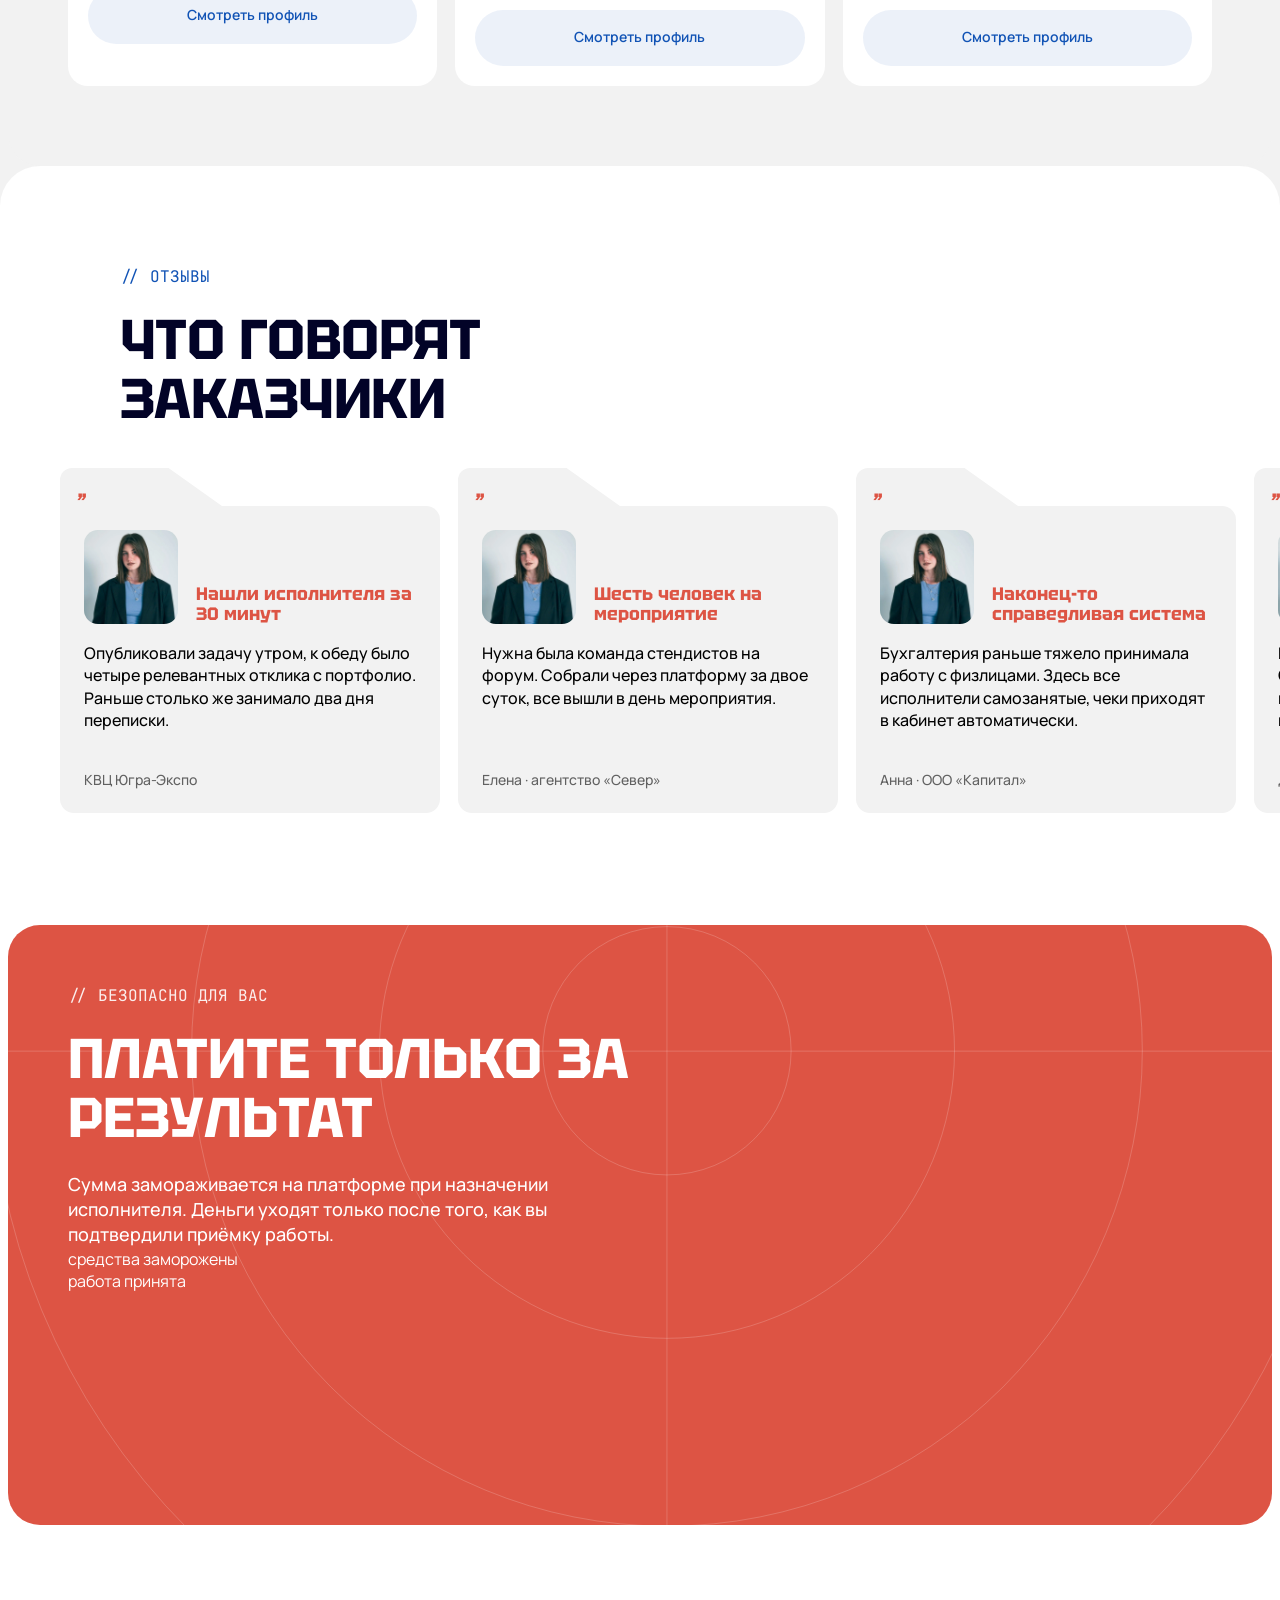
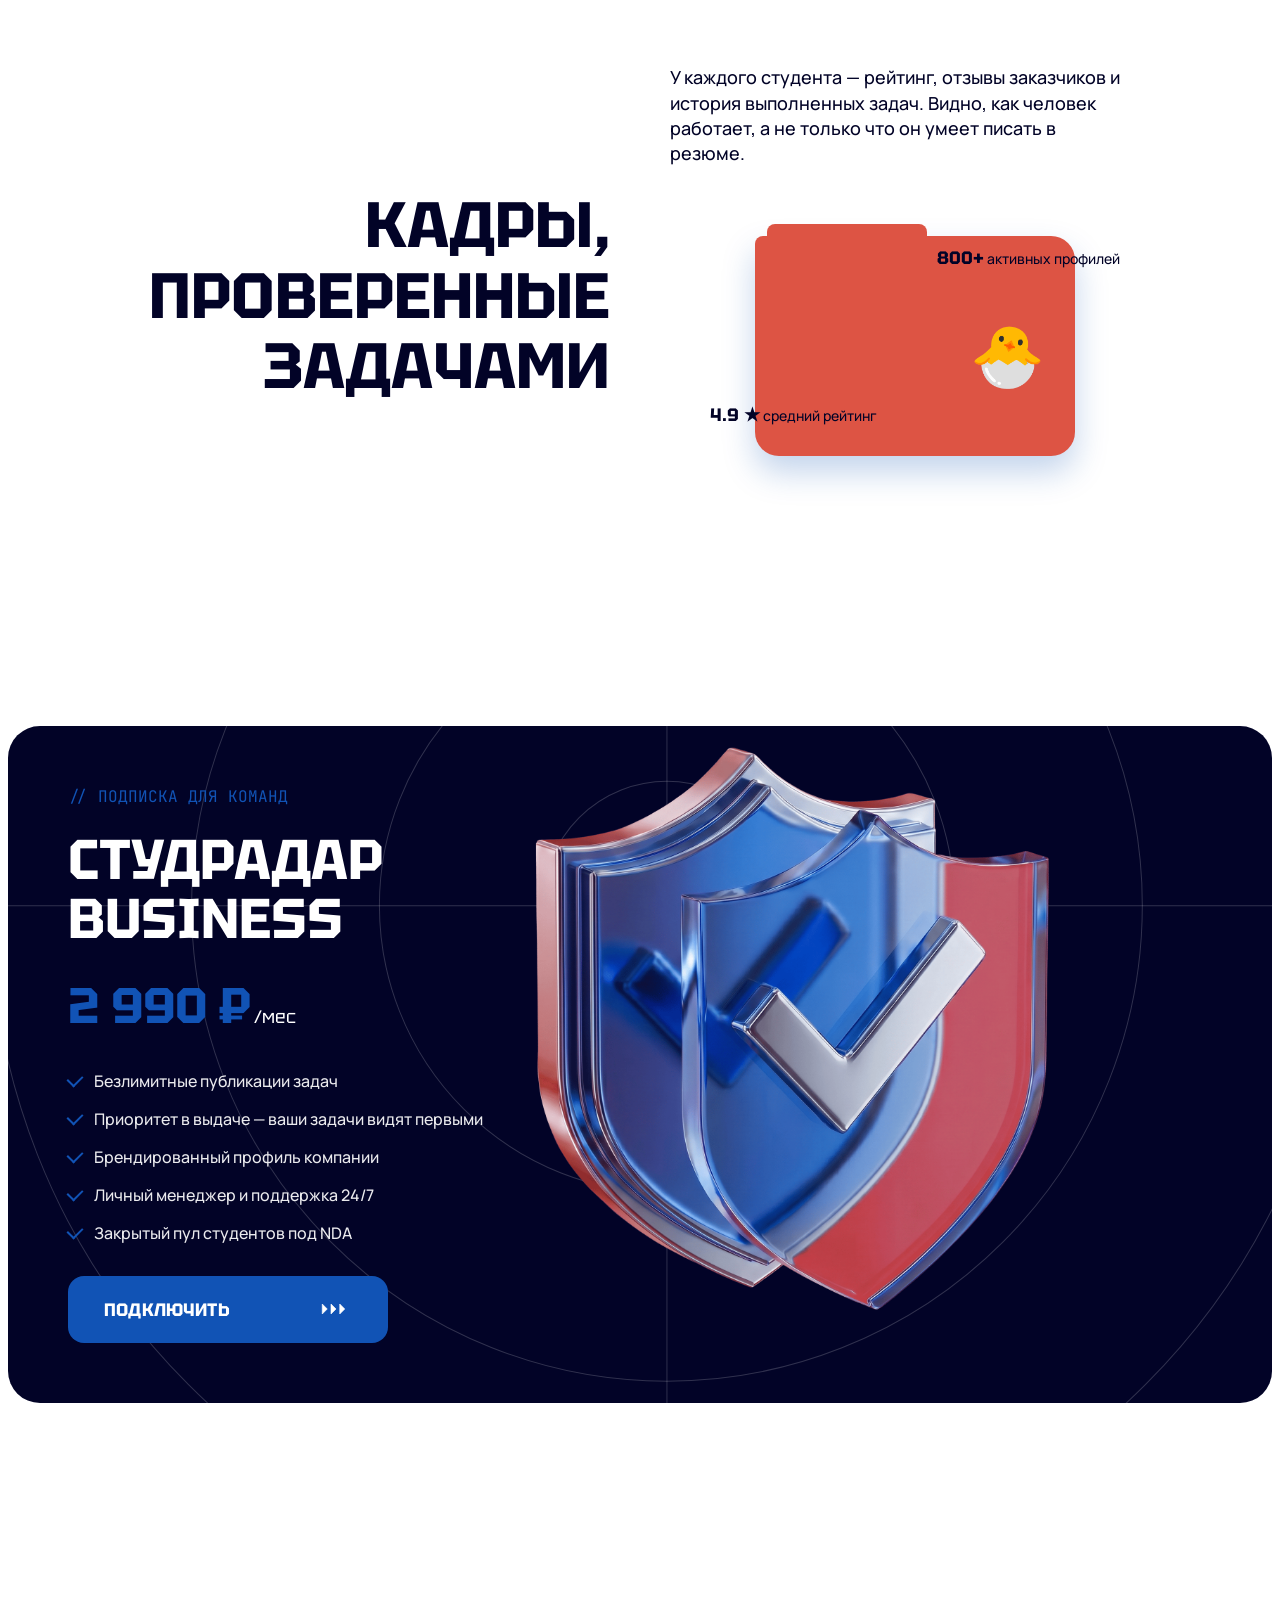
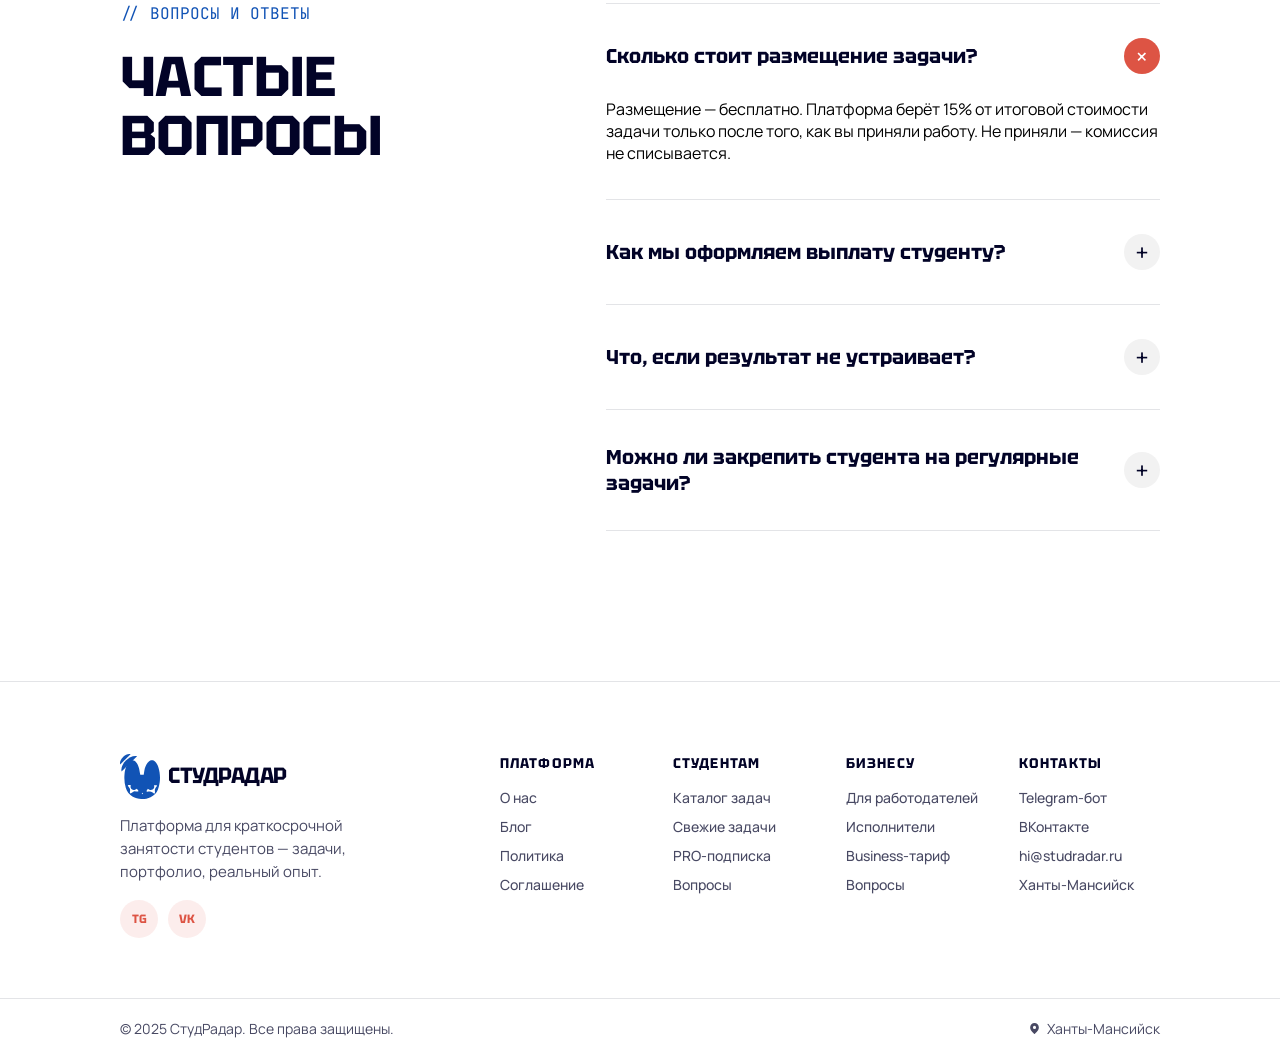
<file: employer.html>
﻿<!doctype html>
<html lang="ru">
<head>
  <meta charset="utf-8" />
  <title>СтудРадар — студенты для вашего бизнеса</title>
  <meta name="viewport" content="width=device-width, initial-scale=1, viewport-fit=cover" />
  <link rel="stylesheet" href="styles.css" />
</head>
<body class="orange-theme" data-screen-label="02 Бизнесу">

<!-- ===== HEADER ===== -->
<header class="header">
  <a href="employer.html" class="logo">
    <span class="logo-mark" style="background:transparent"><img src="assets/logo.svg" alt=""/></span>СТУДРАДАР
  </a>

  <nav class="toggle orange" aria-label="Я ищу">
    <span class="toggle-pill"></span>
    <a href="index.html">Студентам</a>
    <a href="employer.html" class="active">Заказчику</a>
  </nav>

  <nav class="menu">
    <a href="catalog.html">Задачи</a>
    <a href="students.html">Исполнители</a>
    <a href="#blog">Блог</a>
  </nav>

  <a href="#location" class="location" title="Сменить город">
    <svg width="20" height="20" viewBox="0 0 20 20" fill="currentColor"><path d="M10 1.6a6.7 6.7 0 0 0-6.7 6.7c0 5 6.7 10.1 6.7 10.1s6.7-5.1 6.7-10.1A6.7 6.7 0 0 0 10 1.6Zm0 9.1a2.4 2.4 0 1 1 0-4.8 2.4 2.4 0 0 1 0 4.8Z"/></svg>
    Ханты-Мансийск
  </a>

  <div class="search-input-wrap">
    <input class="search-input" type="text" placeholder="Поиск задач..." autocomplete="off" aria-label="Поиск задач">
    <div class="search-dropdown" id="search-dropdown"></div>
  </div>
  <div class="header-right">
    <div class="search-wrap" id="search-wrap">
      <button class="icon-btn search-toggle" aria-label="Поиск" type="button">
        <svg width="20" height="20" viewBox="0 0 20 20" fill="none" xmlns="http://www.w3.org/2000/svg"><path d="M17.2223 16.3755L13.4671 12.621C14.5555 11.3143 15.0982 9.63827 14.9824 7.94158C14.8666 6.24488 14.1011 4.65817 12.8451 3.5115C11.5892 2.36484 9.93956 1.74652 8.23936 1.78516C6.53915 1.82379 4.9193 2.51643 3.71676 3.71896C2.51423 4.9215 1.8216 6.54135 1.78296 8.24155C1.74432 9.94176 2.36264 11.5914 3.50931 12.8473C4.65597 14.1033 6.24269 14.8688 7.93938 14.9846C9.63607 15.1004 11.3121 14.5577 12.6188 13.4693L16.3733 17.2245C16.4291 17.2803 16.4953 17.3245 16.5681 17.3547C16.6409 17.3848 16.719 17.4004 16.7978 17.4004C16.8767 17.4004 16.9547 17.3848 17.0276 17.3547C17.1004 17.3245 17.1666 17.2803 17.2223 17.2245C17.2781 17.1688 17.3223 17.1026 17.3525 17.0298C17.3826 16.9569 17.3982 16.8789 17.3982 16.8C17.3982 16.7212 17.3826 16.6431 17.3525 16.5703C17.3223 16.4975 17.2781 16.4313 17.2223 16.3755ZM2.99783 8.40002C2.99783 7.33201 3.31453 6.28797 3.90789 5.39995C4.50125 4.51192 5.34462 3.81979 6.33134 3.41108C7.31806 3.00236 8.40382 2.89542 9.45132 3.10378C10.4988 3.31214 11.461 3.82644 12.2162 4.58165C12.9714 5.33685 13.4857 6.29904 13.6941 7.34654C13.9024 8.39403 13.7955 9.47979 13.3868 10.4665C12.9781 11.4532 12.2859 12.2966 11.3979 12.89C10.5099 13.4833 9.46585 13.8 8.39783 13.8C6.96615 13.7984 5.59356 13.229 4.5812 12.2166C3.56885 11.2043 2.99942 9.83171 2.99783 8.40002Z" fill="black" fill-opacity="0.5"/></svg>
      </button>
    </div>
    <a href="#login" class="btn-login">Войти</a>
    <a href="#menu" class="burger" aria-label="Меню">
      <svg width="22" height="22" viewBox="0 0 22 22" fill="currentColor"><rect x="3" y="6" width="16" height="2" rx="1"/><rect x="3" y="14" width="16" height="2" rx="1"/></svg>
    </a>
  </div>
</header>

<!-- ===== HERO ===== -->
<section class="hero-wrap" style="padding: 0 8px">
  <div class="hero hero-orange" style="padding: 61.4286px 67.5707px 0px 75.7142px; margin: 0; border-radius: 0; width: 100%">
    <h1>Студенты<br/>для&nbsp;вашего бизнеса</h1>
    <p class="lead">Размещай задачу — получай отклики от&nbsp;студентов и плати только после приёмки работы.</p>

    <div class="hero-tags">
      <span class="tag" style="transform:rotate(-3deg)">привет, студент?</span>
      <span class="tag" style="transform:rotate(2deg)">да-да, опыт</span>
    </div>

    <img src="assets/hero-business.png" alt="" class="hero-illustration" style="right:auto;left:53%;top:auto;bottom:0;width:620px;height:847px;z-index:5;pointer-events:none"/>

    <div class="hero-cta-band orange" style="padding: 27.8571px 60px 127.143px; margin-left: -75.7142px; margin-right: -67.5707px;">
      <span class="radar-rings"></span>
      <a href="#post" class="btn btn-accent-blue">Опубликовать задачу
        <svg class="btn-arrow" viewBox="0 0 44 16" fill="none"><polygon points="0,0 8,8 0,16" /><polygon points="14,0 22,8 14,16" /><polygon points="28,0 36,8 28,16" /></svg>
      </a>

      <div class="hero-cards tasks-grid" style="margin: 255.428px 0px -67.1428px; grid-template-columns: repeat(4, 1fr); gap: 12px;">
        <article class="task-card" style="padding:28px 24px;gap:22px">
          <div class="task-head">
            <span class="author" style="font-size:13px">Анна П. · Дизайн</span>
            <span class="task-icons"><svg viewBox="0 0 20 20" fill="currentColor"><path d="M10 17.5s-7-4.4-7-9.6A4 4 0 0 1 10 5.4a4 4 0 0 1 7 2.5c0 5.2-7 9.6-7 9.6Z"/></svg></span>
          </div>
          <div>
            <div class="task-price" style="font-size:26px">от 4 000 ₽ <small style="font-size:12px">За проект</small></div>
            <div class="task-title" style="margin-top:8px;font-size:14px;line-height:1.35">Оформлю соцсети для кофейни</div>
          </div>
          <div class="task-meta" style="font-size:12px;gap:16px;margin-top:auto">
            <span>⭐ 4.9</span>
            <span>📂 12 сделок</span>
          </div>
        </article>
        <article class="task-card" style="padding:28px 24px;gap:22px">
          <div class="task-head">
            <span class="author" style="font-size:13px">Игорь Л. · IT</span>
            <span class="task-icons"><svg viewBox="0 0 20 20" fill="currentColor"><path d="M10 17.5s-7-4.4-7-9.6A4 4 0 0 1 10 5.4a4 4 0 0 1 7 2.5c0 5.2-7 9.6-7 9.6Z"/></svg></span>
          </div>
          <div>
            <div class="task-price" style="font-size:26px">от 8 000 ₽ <small style="font-size:12px">За проект</small></div>
            <div class="task-title" style="margin-top:8px;font-size:14px;line-height:1.35">Соберу Tilda-лендинг за 3 дня</div>
          </div>
          <div class="task-meta" style="font-size:12px;gap:16px;margin-top:auto">
            <span>⭐ 4.8</span>
            <span>📂 7 сделок</span>
          </div>
        </article>
        <article class="task-card" style="padding:28px 24px;gap:22px">
          <div class="task-head">
            <span class="author" style="font-size:13px">Мария К. · Видео</span>
            <span class="task-icons"><svg viewBox="0 0 20 20" fill="currentColor"><path d="M10 17.5s-7-4.4-7-9.6A4 4 0 0 1 10 5.4a4 4 0 0 1 7 2.5c0 5.2-7 9.6-7 9.6Z"/></svg></span>
          </div>
          <div>
            <div class="task-price" style="font-size:26px">от 6 000 ₽ <small style="font-size:12px">За ролик</small></div>
            <div class="task-title" style="margin-top:8px;font-size:14px;line-height:1.35">Сниму Reels для бренда</div>
          </div>
          <div class="task-meta" style="font-size:12px;gap:16px;margin-top:auto">
            <span>⭐ 5.0</span>
            <span>📂 18 сделок</span>
          </div>
        </article>
        <article class="task-card" style="padding:28px 24px;gap:22px">
          <div class="task-head">
            <span class="author" style="font-size:13px">Артём С. · Контент</span>
            <span class="task-icons"><svg viewBox="0 0 20 20" fill="currentColor"><path d="M10 17.5s-7-4.4-7-9.6A4 4 0 0 1 10 5.4a4 4 0 0 1 7 2.5c0 5.2-7 9.6-7 9.6Z"/></svg></span>
          </div>
          <div>
            <div class="task-price" style="font-size:26px">от 2 500 ₽ <small style="font-size:12px">За статью</small></div>
            <div class="task-title" style="margin-top:8px;font-size:14px;line-height:1.35">Напишу SEO-тексты в блог</div>
          </div>
          <div class="task-meta" style="font-size:12px;gap:16px;margin-top:auto">
            <span>⭐ 4.9</span>
            <span>📂 23 сделки</span>
          </div>
        </article>
      </div>
    </div>
  </div>
</section>

<!-- ===== STATS ===== -->
<section class="stats">
  <div class="stat"><div class="num">800+</div><div class="label">Активных<br>студентов</div></div>
  <div class="sep">//</div>
  <div class="stat"><div class="num">5&nbsp;мин</div><div class="label">Среднее время первого отклика</div></div>
  <div class="sep">//</div>
  <div class="stat"><div class="num">400+</div><div class="label">Довольных<br>заказчиков</div></div>
  <div class="sep">//</div>
  <div class="stat"><div class="num">95%</div><div class="label">Задач закрываются в&nbsp;срок</div></div>
</section>

<!-- ===== MANIFESTO ===== -->
<section class="manifesto" style="grid-template-columns: 0.6fr auto 1fr; align-items: stretch; gap: 80px; padding: 140px 120px 140px 40px; position: relative; overflow: hidden;">
  <span class="radar-rings" style="background-image: url('assets/radar-dark.svg'); background-position: -380px center; background-size: 1100px auto;"></span>
  <div></div>
  <h2 style="text-align: right; font-size: 77px; line-height: 1.05; align-self: center; position: relative; z-index: 1;">
    ТЫСЯЧИ<br/>СТУДЕНТОВ<br/>
    <span style="color: var(--orange)">ГОТОВЫ</span><br/>
    <span style="color: var(--orange)">ПОМОЧЬ</span><br/>
    УЖЕ<br/>СЕГОДНЯ
  </h2>
  <div style="display:flex; flex-direction:column; justify-content:space-between; align-items:flex-start; gap:60px; position: relative; z-index: 1;">
    <p class="desc" style="max-width: 320px; margin: 0; text-align: left">СтудРадар — платформа для найма студентов на краткосрочные проекты и событийные мероприятия. Заказчик публикует задачи, студенты выполняют и получают оплату.</p>
    <img src="assets/logo.svg" alt="" style="width: 130px; height: auto; align-self: flex-start; margin-top: auto"/>
  </div>
</section>

<!-- ===== STEPS ===== -->
<section class="steps">
  <div class="section-h">
    <div>
      <div class="eyebrow">// Как это работает</div>
      <h2 class="section-title">Три шага<br/>до закрытия задачи</h2>
    </div>
  </div>

  <div class="cards-3">
    <article class="step-card">
      <div class="step-num">// 01</div>
      <div class="img-area">
        <span class="click-tag">опубликуй</span>
        <svg class="cursor-icon c1" viewBox="0 0 24 24" fill="white"><path d="M5 2v18l4.5-3.5L12 22l3-1-2.5-5.5H18z"/></svg>
        <svg class="cursor-icon c2" viewBox="0 0 24 24" fill="white"><path d="M5 2v18l4.5-3.5L12 22l3-1-2.5-5.5H18z"/></svg>
      </div>
      <div class="text-bubble">
        <h3>опишите задачу</h3>
        <p>Заполните карточку: что нужно, к какому сроку и за какой бюджет</p>
      </div>
    </article>

    <article class="step-card">
      <div class="step-num">// 02</div>
      <div class="img-area">
        <span class="click-tag" style="transform:rotate(2deg)">отклики 🔥</span>
      </div>
      <div class="text-bubble">
        <h3>выберите</h3>
        <p>Изучайте отклики, профили и портфолио — назначайте исполнителя в один клик</p>
      </div>
    </article>

    <article class="step-card">
      <div class="step-num">// 03</div>
      <div class="img-area">
        <span class="click-tag" style="transform:rotate(-2deg)">принято ✓</span>
      </div>
      <div class="text-bubble">
        <h3>примите работу</h3>
        <p>Деньги уходят со счёта только после того, как вы подтвердили результат</p>
      </div>
    </article>
  </div>
</section>

<!-- ===== TARIFFS ===== -->
<section class="tariffs-section" id="tariffs">
  <div class="section-h">
    <div>
      <div class="eyebrow">// Как это работает</div>
      <h2 class="section-title">Тарифы</h2>
    </div>
    <a href="students.html" class="section-link" style="color: var(--orange)">Каталог студентов <svg viewBox="0 0 32 32" fill="currentColor" aria-hidden="true"><path d="M9.584 16L1.334 20V12L9.584 16Z"/><path d="M20.584 16L11.417 20V12L20.584 16Z"/><path d="M30.667 16L22.417 20V12L30.667 16Z"/></svg></a>
  </div>

  <div class="tariffs-grid">
    <article class="tariff-card">
      <div class="tariff-eyebrow">// Разовая задача</div>
      <h3 class="tariff-title">Опубликовать задачу</h3>
      <div class="tariff-price"><span class="num">15%</span><span class="per">Комиссия</span></div>
      <p class="tariff-desc">Один исполнитель, понятная задача. Платите только при приёмке.</p>
      <ul class="tariff-list">
        <li><svg class="tariff-check" viewBox="0 0 18 18" fill="none"><path d="M3.5 9.5l3.5 3.5 7.5-8" stroke="currentColor" stroke-width="2.2" stroke-linecap="round" stroke-linejoin="round"/></svg>Механизм безопасной оплаты</li>
        <li><svg class="tariff-check" viewBox="0 0 18 18" fill="none"><path d="M3.5 9.5l3.5 3.5 7.5-8" stroke="currentColor" stroke-width="2.2" stroke-linecap="round" stroke-linejoin="round"/></svg>Чек самозанятого автоматически</li>
        <li><svg class="tariff-check" viewBox="0 0 18 18" fill="none"><path d="M3.5 9.5l3.5 3.5 7.5-8" stroke="currentColor" stroke-width="2.2" stroke-linecap="round" stroke-linejoin="round"/></svg>Замена при срыве через спор</li>
        <li><svg class="tariff-check" viewBox="0 0 18 18" fill="none"><path d="M3.5 9.5l3.5 3.5 7.5-8" stroke="currentColor" stroke-width="2.2" stroke-linecap="round" stroke-linejoin="round"/></svg>Отчет по сделкам по запросу</li>
      </ul>
      <a href="#post" class="tariff-btn">Опубликовать
        <svg class="btn-arrow" viewBox="0 0 44 16" fill="none"><polygon points="0,0 8,8 0,16"/><polygon points="14,0 22,8 14,16"/><polygon points="28,0 36,8 28,16"/></svg>
      </a>
    </article>

    <article class="tariff-card is-dark">
      <div class="tariff-eyebrow">// Популярно</div>
      <h3 class="tariff-title">Подбор под ключ</h3>
      <div class="tariff-price"><span class="pre">от</span><span class="num">20 000 ₽</span><span class="per">/ проект</span></div>
      <p class="tariff-desc">Мероприятие на 10+ человек. Координатор СтудРадара ведёт всё сам.</p>
      <ul class="tariff-list">
        <li><svg class="tariff-check" viewBox="0 0 18 18" fill="none"><path d="M3.5 9.5l3.5 3.5 7.5-8" stroke="currentColor" stroke-width="2.2" stroke-linecap="round" stroke-linejoin="round"/></svg>Механизм безопасной оплаты</li>
        <li><svg class="tariff-check" viewBox="0 0 18 18" fill="none"><path d="M3.5 9.5l3.5 3.5 7.5-8" stroke="currentColor" stroke-width="2.2" stroke-linecap="round" stroke-linejoin="round"/></svg>Замена в течение 2 часов</li>
        <li><svg class="tariff-check" viewBox="0 0 18 18" fill="none"><path d="M3.5 9.5l3.5 3.5 7.5-8" stroke="currentColor" stroke-width="2.2" stroke-linecap="round" stroke-linejoin="round"/></svg>Выделенный менеджер</li>
        <li><svg class="tariff-check" viewBox="0 0 18 18" fill="none"><path d="M3.5 9.5l3.5 3.5 7.5-8" stroke="currentColor" stroke-width="2.2" stroke-linecap="round" stroke-linejoin="round"/></svg>Брифинг и проверка выхода</li>
      </ul>
      <a href="#request" class="tariff-btn is-accent">Оставить заявку
        <svg class="btn-arrow" viewBox="0 0 44 16" fill="none"><polygon points="0,0 8,8 0,16"/><polygon points="14,0 22,8 14,16"/><polygon points="28,0 36,8 28,16"/></svg>
      </a>
    </article>

    <article class="tariff-card">
      <div class="tariff-eyebrow">// Разовая задача</div>
      <h3 class="tariff-title">Подписка</h3>
      <div class="tariff-price"><span class="num">3 990 ₽</span><span class="per">/ мес</span></div>
      <p class="tariff-desc">Регулярные публикации, приоритет в выдаче, выделенный менеджер.</p>
      <ul class="tariff-list">
        <li><svg class="tariff-check" viewBox="0 0 18 18" fill="none"><path d="M3.5 9.5l3.5 3.5 7.5-8" stroke="currentColor" stroke-width="2.2" stroke-linecap="round" stroke-linejoin="round"/></svg>Безлимитные публикации</li>
        <li><svg class="tariff-check" viewBox="0 0 18 18" fill="none"><path d="M3.5 9.5l3.5 3.5 7.5-8" stroke="currentColor" stroke-width="2.2" stroke-linecap="round" stroke-linejoin="round"/></svg>Приоритет в выдаче</li>
        <li><svg class="tariff-check" viewBox="0 0 18 18" fill="none"><path d="M3.5 9.5l3.5 3.5 7.5-8" stroke="currentColor" stroke-width="2.2" stroke-linecap="round" stroke-linejoin="round"/></svg>Замена в течение 4 часов</li>
        <li><svg class="tariff-check" viewBox="0 0 18 18" fill="none"><path d="M3.5 9.5l3.5 3.5 7.5-8" stroke="currentColor" stroke-width="2.2" stroke-linecap="round" stroke-linejoin="round"/></svg>Ежемесячный отчёт</li>
      </ul>
      <a href="#post" class="tariff-btn">Опубликовать
        <svg class="btn-arrow" viewBox="0 0 44 16" fill="none"><polygon points="0,0 8,8 0,16"/><polygon points="14,0 22,8 14,16"/><polygon points="28,0 36,8 28,16"/></svg>
      </a>
    </article>
  </div>
</section>

<!-- ===== FRESH PERFORMERS ===== -->
<section class="fresh-section" id="performers">
  <div class="section-h">
    <div>
      <div class="eyebrow">// Сегодня онлайн</div>
      <h2 class="section-title">Свежие исполнители</h2>
    </div>
    <a href="#all" class="section-link">Все исполнители <svg viewBox="0 0 32 32" fill="currentColor" aria-hidden="true"><path d="M9.584 16L1.334 20V12L9.584 16Z"/><path d="M20.584 16L11.417 20V12L20.584 16Z"/><path d="M30.667 16L22.417 20V12L30.667 16Z"/></svg></a>
  </div>

  <div class="tasks-grid" id="tasks-grid"></div>
</section>

<!-- ===== TESTIMONIALS ===== -->
<section class="testi-section">
  <div class="section-h">
    <div>
      <div class="eyebrow">// Отзывы</div>
      <h2 class="section-title">Что говорят<br/>заказчики</h2>
    </div>
  </div>

  <div class="testi-marquee">
    <div class="testi-track" id="testi-track"></div>
  </div>
</section>

<!-- Testimonial popup -->
<div class="testi-popup" id="testi-popup" aria-hidden="true">
  <div class="testi-popup-overlay" data-close></div>
  <div class="testi-popup-card">
    <button class="testi-popup-close" type="button" data-close aria-label="Закрыть">×</button>
    <div class="testi-popup-content"></div>
  </div>
</div>

<!-- ===== SAFE DEAL ===== -->
<section class="safe-section">
  <div class="safe-band">
    <span class="radar-rings"></span>
    <div class="eyebrow">// Безопасно для вас</div>
    <h2>Платите только за результат</h2>
    <p class="lead">Сумма замораживается на платформе при назначении исполнителя. Деньги уходят только после того, как вы подтвердили приёмку работы.</p>

    <div class="safe-illustrations">
      <div class="safe-icon dollar">
        <span class="safe-tag t1">средства заморожены</span>
      </div>
      <div class="safe-icon handshake">
        <span class="safe-tag t2">работа принята</span>
      </div>
    </div>
  </div>
</section>

<!-- ===== PORTFOLIO / WHY ===== -->
<section class="portfolio">
  <h2>Кадры,<br/>проверенные<br/>задачами</h2>
  <div>
    <p class="desc">У каждого студента — рейтинг, отзывы заказчиков и история выполненных задач. Видно, как человек работает, а не только что он умеет писать в резюме.</p>
    <div class="folder-wrap">
      <div class="folder"></div>
      <div class="portfolio-stat s1"><strong>4.9 ★</strong> средний рейтинг</div>
      <div class="portfolio-stat s2"><strong>800+</strong> активных профилей</div>
    </div>
  </div>
</section>

<!-- ===== PRO ===== -->
<section class="pro-section">
  <div class="pro-band">
    <span class="radar-rings"></span>
    <div>
      <div class="eyebrow">// Подписка для команд</div>
      <h2>СтудРадар Business</h2>
      <div class="pro-price"><span class="num">2 990 ₽</span><span class="per">/мес</span></div>
      <ul class="pro-list">
        <li><span class="pro-check"></span>Безлимитные публикации задач</li>
        <li><span class="pro-check"></span>Приоритет в выдаче — ваши задачи видят первыми</li>
        <li><span class="pro-check"></span>Брендированный профиль компании</li>
        <li><span class="pro-check"></span>Личный менеджер и поддержка 24/7</li>
        <li><span class="pro-check"></span>Закрытый пул студентов под NDA</li>
      </ul>
      <div style="margin-top:32px"><a href="#try" class="btn btn-accent-blue">Подключить
        <svg class="btn-arrow" viewBox="0 0 44 16" fill="none"><polygon points="0,0 8,8 0,16" /><polygon points="14,0 22,8 14,16" /><polygon points="28,0 36,8 28,16" /></svg>
      </a></div>
    </div>
    <div class="pro-image-area"><img src="assets/pro-image-emp.png" alt=""/></div>
  </div>
</section>

<!-- ===== FAQ ===== -->
<section class="faq-section">
  <div class="faq-grid">
    <div>
      <div class="eyebrow">// Вопросы и ответы</div>
      <h2 class="section-title">Частые<br/>вопросы</h2>
    </div>
    <div class="faq-list">
      <div class="faq-item open">
        <button class="faq-q" type="button">Сколько стоит размещение задачи?<span class="faq-toggle">+</span></button>
        <div class="faq-a"><div>Размещение — бесплатно. Платформа берёт 15% от итоговой стоимости задачи только после того, как вы приняли работу. Не приняли — комиссия не списывается.</div></div>
      </div>
      <div class="faq-item">
        <button class="faq-q" type="button">Как мы оформляем выплату студенту?<span class="faq-toggle">+</span></button>
        <div class="faq-a"><div>Никак — студенты на платформе работают как самозанятые. Мы автоматически формируем чек, ваша компания получает закрывающий документ.</div></div>
      </div>
      <div class="faq-item">
        <button class="faq-q" type="button">Что, если результат не устраивает?<span class="faq-toggle">+</span></button>
        <div class="faq-a"><div>Деньги до приёмки заморожены на платформе. Если работа не принята — подключается арбитраж: фиксируем требования из ТЗ, разбираем спор и принимаем решение в течение 48 часов.</div></div>
      </div>
      <div class="faq-item">
        <button class="faq-q" type="button">Можно ли закрепить студента на регулярные задачи?<span class="faq-toggle">+</span></button>
        <div class="faq-a"><div>Да. После первой удачной сделки исполнитель сохраняется в избранном, а на тарифе Business — собирается команда из проверенных студентов под ваши проекты.</div></div>
      </div>
    </div>
  </div>
</section>

<!-- ===== FOOTER ===== -->
<footer class="footer">
  <div class="footer-top">
    <div class="footer-brand">
      <a href="employer.html" class="logo">
        <span class="logo-mark"><img src="assets/logo.svg" alt=""/></span>СТУДРАДАР
      </a>
      <p class="footer-tagline">Платформа для краткосрочной занятости студентов — задачи, портфолио, реальный опыт.</p>
      <div class="footer-social">
        <a href="#tg" title="Telegram">TG</a>
        <a href="#vk" title="ВКонтакте">VK</a>
      </div>
    </div>
    <div class="footer-cols">
      <div class="footer-col">
        <div class="footer-col-title">Платформа</div>
        <a href="#about">О нас</a>
        <a href="#blog">Блог</a>
        <a href="#policy">Политика</a>
        <a href="#terms">Соглашение</a>
      </div>
      <div class="footer-col">
        <div class="footer-col-title">Студентам</div>
        <a href="catalog.html">Каталог задач</a>
        <a href="index.html#tasks">Свежие задачи</a>
        <a href="index.html#pro">PRO-подписка</a>
        <a href="index.html#faq">Вопросы</a>
      </div>
      <div class="footer-col">
        <div class="footer-col-title">Бизнесу</div>
        <a href="employer.html">Для работодателей</a>
        <a href="students.html">Исполнители</a>
        <a href="#pro">Business-тариф</a>
        <a href="#faq">Вопросы</a>
      </div>
      <div class="footer-col">
        <div class="footer-col-title">Контакты</div>
        <a href="#tg">Telegram-бот</a>
        <a href="#vk">ВКонтакте</a>
        <a href="mailto:hi@studradar.ru">hi@studradar.ru</a>
        <a href="#location">Ханты-Мансийск</a>
      </div>
    </div>
  </div>
  <div class="footer-bottom">
    <span class="footer-copy">© 2025 СтудРадар. Все права защищены.</span>
    <span class="footer-city">
      <svg width="13" height="13" viewBox="0 0 20 20" fill="currentColor"><path d="M10 1.6a6.7 6.7 0 0 0-6.7 6.7c0 5 6.7 10.1 6.7 10.1s6.7-5.1 6.7-10.1A6.7 6.7 0 0 0 10 1.6Zm0 9.1a2.4 2.4 0 1 1 0-4.8 2.4 2.4 0 0 1 0 4.8Z"/></svg>
      Ханты-Мансийск
    </span>
  </div>
</footer>

<script>
  // Toggle pill animation
  (function() {
    var toggle = document.querySelector('.toggle');
    if (!toggle) return;
    var pill = toggle.querySelector('.toggle-pill');
    if (!pill) return;
    var links = Array.prototype.slice.call(toggle.querySelectorAll('a'));

    function movePill(link, instant) {
      var tRect = toggle.getBoundingClientRect();
      var lRect = link.getBoundingClientRect();
      var x = lRect.left - tRect.left - 6;
      if (instant) {
        pill.style.transition = 'none';
        pill.offsetHeight;
      }
      pill.style.width = lRect.width + 'px';
      pill.style.transform = 'translateX(' + x + 'px)';
      if (instant) {
        pill.offsetHeight;
        pill.style.transition = '';
      }
    }

    var active = toggle.querySelector('a.active');
    if (active) movePill(active, true);

    window.addEventListener('resize', function() {
      var a = toggle.querySelector('a.active');
      if (a) movePill(a, true);
    });

    links.forEach(function(link) {
      link.addEventListener('click', function(e) {
        var href = this.getAttribute('href');
        if (!href || href.startsWith('#')) return;
        links.forEach(function(l) { l.classList.remove('active'); });
        this.classList.add('active');
        movePill(this, false);
        if (href.indexOf('employer') !== -1) {
          toggle.classList.add('orange');
        } else {
          toggle.classList.remove('orange');
        }
        e.preventDefault();
        setTimeout(function() { window.location.href = href; }, 440);
      });
    });
  })();

  // FAQ
  document.querySelectorAll('.faq-q').forEach(b => b.addEventListener('click', () => {
    b.parentElement.classList.toggle('open');
    b.querySelector('.faq-toggle').textContent = b.parentElement.classList.contains('open') ? '×' : '+';
  }));

  // Performer cards
  const perf = [
    { name:'Анна Петрова',   uni:'ЮГУ · 3 курс, дизайн',      rate:'4.9', deals:'12', tag:'PRO',   status:'Самозанятый', title:'Оформлю соцсети для сети кофеен' },
    { name:'Игорь Левин',    uni:'ТюмГУ · 2 курс, IT',        rate:'4.8', deals:'7',  tag:'NEW',   status:'Самозанятый', title:'Соберу Tilda-лендинг под стартап' },
    { name:'Мария Кузьмина', uni:'УрФУ · 4 курс, медиа',      rate:'5.0', deals:'18', tag:'PRO',   status:'Самозанятый', title:'Сниму Reels для модного бренда' },
    { name:'Артём Соколов',  uni:'ЮГУ · 1 курс, маркетинг',   rate:'4.9', deals:'23', tag:'PRO',   status:'Самозанятый', title:'Разработаю фирменный стиль' },
    { name:'Полина Шмидт',   uni:'ТюмГУ · 3 курс, фото',      rate:'4.7', deals:'5',  tag:'START', status:'Фрилансер',   title:'Сделаю фотосессию для маркетплейса' },
    { name:'Никита Гордеев', uni:'УрФУ · 4 курс, разработка', rate:'5.0', deals:'31', tag:'PRO',   status:'Самозанятый', title:'Разработаю Telegram-бота для бизнеса' },
  ];
  const fireIco = '<svg width="18" height="18" viewBox="0 0 24 24" fill="#DD5444"><path d="M12 2s4 4 4 9a4 4 0 0 1-8 0c0-1.5.5-3 1.5-4 0 2 .5 3 1.5 3 0-2 .5-4 1-8Zm-5 11c0 4 3 7 7 7s7-3 7-7c0-2.5-1.5-4.5-3-5 .5 1.5.5 3 0 4-1-3-3-5-5-7 0 4-3 5-3 8Z"/></svg>';
  const checkIco = '<svg width="18" height="18" viewBox="0 0 20 20"><circle cx="10" cy="10" r="9" fill="#1153B5"/><path fill="white" d="M14.4 7.6 8.6 13.4l-3-3L7 9l1.6 1.6 4.4-4.4z"/></svg>';
  const shareIco = '<svg viewBox="0 0 20 20" fill="currentColor"><path d="M14 14a3 3 0 0 0-2.6 1.5l-4-2.3a3 3 0 0 0 0-2.4l4-2.3a3 3 0 1 0-.5-1L7 9.8a3 3 0 1 0 0 4.4l3.9 2.3A3 3 0 1 0 14 14Z"/></svg>';
  const heartIco = '<svg viewBox="0 0 20 20" fill="currentColor"><path d="M10 17.5s-7-4.4-7-9.6A4 4 0 0 1 10 5.4a4 4 0 0 1 7 2.5c0 5.2-7 9.6-7 9.6Z"/></svg>';
  // Testimonials marquee
  (function() {
    const reviews = [
      { t:'Нашли исполнителя за 30 минут', x:'Опубликовали задачу утром, к обеду было четыре релевантных отклика с портфолио. Раньше столько же занимало два дня переписки.', a:'КВЦ Югра-Экспо' },
      { t:'Шесть человек на мероприятие', x:'Нужна была команда стендистов на форум. Собрали через платформу за двое суток, все вышли в день мероприятия.', a:'Елена · агентство «Север»' },
      { t:'Наконец-то справедливая система', x:'Бухгалтерия раньше тяжело принимала работу с физлицами. Здесь все исполнители самозанятые, чеки приходят в кабинет автоматически.', a:'Анна · ООО «Капитал»' },
      { t:'Закрыли задачу за два дня', x:'Нужен был промоутер на ивент в субботу. Опубликовали в четверг — к пятнице получили семь откликов и провели мероприятие.', a:'Дмитрий · кофейня «Сова»' },
      { t:'Эскроу — это уверенность', x:'Платим только за принятый результат. Если что-то не так — арбитраж. Совсем другое отношение, чем биржи фриланса.', a:'Олег · IT-студия «Меридиан»' },
      { t:'Адекватные цены и качество', x:'Заказывали оформление соцсетей. Студент-дизайнер подошёл серьёзнее многих фрилансеров — отдали регулярные посты на месяц вперёд.', a:'Дмитрий · кофейня «Сова»' },
      { t:'Студент превзошёл ожидания', x:'Брали на разовый проект, а получили партнёра — сделал так, что теперь работает с нами на постоянной основе.', a:'Алексей · стартап «Рост»' },
      { t:'14 задач за полгода', x:'Постоянно работаем со студентами. Цены ниже рынка, качество — на уровне. Рекомендую всем.', a:'Дарья · агентство «Максимум»' },
      { t:'Удобный личный кабинет', x:'Все задачи и переписка в одном месте. Не теряются файлы, не путаются согласования.', a:'Наталья · сеть кофеен' },
      { t:'Качество выше, чем у фрилансеров', x:'Студенты заинтересованы в портфолио, поэтому стараются больше. На бирже фриланса такого подхода не встречали.', a:'Михаил · digital-агентство' },
      { t:'Теперь все задачи здесь', x:'Перевели мелкие задачи с биржи фриланса. Экономия времени и нервов колоссальная.', a:'Кристина · бренд косметики' },
      { t:'Сэкономили 40% бюджета', x:'Раньше работали со студией, теперь — со студентом-дизайнером. Сроки те же, бюджет в полтора раза меньше.', a:'Артур · бренд одежды' },
      { t:'Концепция выше ожиданий', x:'Кампания получилась настолько удачной, что заметили инвесторы. Не ожидали такого результата от студента.', a:'Светлана · мебельная студия' },
      { t:'Регулярные посты от одного человека', x:'Закрепили за собой студента-SMM-щика. Контент-план составляет сам, работает 4 месяца без сбоев.', a:'Игорь · ресторан «Кедр»' },
      { t:'Платформа решает все задачи', x:'От разовых ивентов до регулярного контента. Любую узкую задачу можно закрыть за пару дней.', a:'Антон · ивент-холдинг' },
    ];
    const track = document.getElementById('testi-track');
    if (!track) return;
    track.innerHTML = reviews.map((r, i) => `
      <article class="testi-card" data-idx="${i}">
        <div class="testi-tab">,,</div>
        <div class="testi-body">
          <div class="testi-top">
            <div class="avatar" style="background-image:url('assets/avatar.png')"></div>
            <h4>${r.t}</h4>
          </div>
          <p>${r.x}</p>
          <div class="who">${r.a}</div>
        </div>
      </article>
    `).join('');

    const marquee = track.parentElement;
    function updateMarquee() {
      const mw = marquee.offsetWidth;
      const tw = track.scrollWidth;
      const endX = Math.min(0, mw - tw);
      track.style.setProperty('--end-x', endX + 'px');
    }
    updateMarquee();
    window.addEventListener('resize', updateMarquee);

    const popup = document.getElementById('testi-popup');
    const popupContent = popup.querySelector('.testi-popup-content');

    track.addEventListener('click', e => {
      const card = e.target.closest('.testi-card');
      if (!card) return;
      const r = reviews[card.dataset.idx];
      popupContent.innerHTML = `
        <h3>${r.t}</h3>
        <p>${r.x}</p>
        <div class="who">${r.a}</div>
      `;
      popup.classList.add('is-open');
      popup.setAttribute('aria-hidden', 'false');
      document.body.style.overflow = 'hidden';
    });

    function closePopup() {
      popup.classList.remove('is-open');
      popup.setAttribute('aria-hidden', 'true');
      document.body.style.overflow = '';
    }
    popup.addEventListener('click', e => {
      if (e.target.hasAttribute('data-close')) closePopup();
    });
    document.addEventListener('keydown', e => {
      if (e.key === 'Escape' && popup.classList.contains('is-open')) closePopup();
    });
  })();

  document.getElementById('tasks-grid').innerHTML = perf.map(p => `
    <article class="task-card">
      <div class="task-head">
        <div style="display:flex;gap:14px;align-items:center">
          <div style="width:54px;height:54px;border-radius:50%;background:url('assets/avatar.png') center/cover, #ddd;flex-shrink:0"></div>
          <div>
            <div style="font-weight:500;font-size:16px">${p.name}</div>
            <div style="font-size:13px;color:rgba(2,3,39,0.72);display:flex;gap:8px;align-items:center;margin-top:4px">
              ${p.deals} сделок <span style="opacity:.4">·</span> <span style="color:var(--blue)">★</span> ${p.rate}
            </div>
          </div>
        </div>
        <span class="task-icons">${shareIco}${heartIco}</span>
      </div>
      <div>
        <div class="task-title" style="font-weight:700;font-size:17px;line-height:1.3">${p.title}</div>
        <div style="font-size:14px;color:rgba(2,3,39,0.72);margin-top:6px">${p.uni}</div>
      </div>
      <div style="display:flex;gap:20px;border-top:1px solid rgba(2,3,39,0.08);padding-top:14px;font-size:14px;color:var(--ink);font-weight:500;flex-wrap:wrap">
        <span style="display:flex;align-items:center;gap:6px">${fireIco} ${p.tag}</span>
        <span style="display:flex;align-items:center;gap:6px">${checkIco} ${p.status}</span>
      </div>
      <button class="btn-respond is-blue" type="button">Смотреть профиль</button>
    </article>
  `).join('');
</script>
<script>
(function(){
  var header = document.querySelector('.header');
  var lastY = 0;
  window.addEventListener('scroll', function(){
    var y = window.scrollY;
    if (y > lastY && y > 80) {
      header.classList.add('header--hidden');
    } else {
      header.classList.remove('header--hidden');
    }
    lastY = y;
  }, {passive: true});
})();
</script>
<script>
(function(){
  var TASKS = [
    { id:1,  tag:'Дизайн',     title:'Оформление соцсетей компании',        company:'Технопарк Югры',  price:'7 500 ₽' },
    { id:2,  tag:'Разработка', title:'Tilda-лендинг для стартапа',           company:'Технопарк Югры',  price:'18 000 ₽' },
    { id:3,  tag:'IT',         title:'Telegram-бот для сети кофеен',         company:'Кофе Хаус',       price:'25 000 ₽' },
    { id:4,  tag:'Контент',    title:'Тексты для лендинга кофейни',          company:'Кофе Хаус',       price:'4 000 ₽' },
    { id:5,  tag:'Event',      title:'Промоутер на день города',             company:'Технопарк Югры',  price:'5 500 ₽' },
    { id:6,  tag:'SMM',        title:'Ведение Telegram-канала',              company:'Ритейл Плюс',     price:'12 500 ₽' },
    { id:7,  tag:'Видео',      title:'Reels для бренда одежды',              company:'Ритейл Плюс',     price:'9 000 ₽' },
    { id:8,  tag:'IT',         title:'Вёрстка email-шаблонов',               company:'Технопарк Югры',  price:'6 000 ₽' },
    { id:9,  tag:'Дизайн',     title:'Иллюстрации для детского журнала',     company:'Медиа Юг',        price:'14 000 ₽' },
    { id:10, tag:'Разработка', title:'CRM-интеграция для интернет-магазина', company:'Ритейл Плюс',     price:'22 000 ₽' },
    { id:11, tag:'Event',      title:'Фотограф на корпоратив',               company:'Технопарк Югры',  price:'8 000 ₽' },
    { id:12, tag:'Контент',    title:'Сценарий для YouTube-ролика',          company:'Медиа Юг',        price:'5 000 ₽' },
    { id:13, tag:'Дизайн',     title:'Логотип и брендбук стартапа',          company:'Стартап Лаб',     price:'30 000 ₽' },
    { id:14, tag:'SMM',        title:'Контент-план для Instagram',           company:'Ритейл Плюс',     price:'6 500 ₽' },
    { id:15, tag:'IT',         title:'Парсер данных для аналитики',          company:'Стартап Лаб',     price:'15 000 ₽' },
    { id:16, tag:'Видео',      title:'Монтаж обучающего курса',              company:'Медиа Юг',        price:'11 000 ₽' },
    { id:17, tag:'Разработка', title:'Мобильное приложение MVP',             company:'Стартап Лаб',     price:'45 000 ₽' },
    { id:18, tag:'Event',      title:'Ведущий на студенческий форум',        company:'Технопарк Югры',  price:'7 000 ₽' },
  ];
  function esc(s){ return s.replace(/[&<>"']/g,function(c){return{'&':'&amp;','<':'&lt;','>':'&gt;','"':'&quot;',"'":'&#39;'}[c];}); }
  function hi(text,q){
    if(!q) return esc(text);
    return esc(text).replace(new RegExp('('+q.replace(/[.*+?^${}()|[\]\\]/g,'\\$&')+')','gi'),'<mark class="search-highlight">$1</mark>');
  }
  var wrap=document.getElementById('search-wrap');
  if(!wrap) return;
  var hdr=document.querySelector('.header');
  var btn=wrap.querySelector('.search-toggle');
  var input=document.querySelector('.search-input');
  var drop=document.getElementById('search-dropdown');
  var iw=document.querySelector('.search-input-wrap');
  function openSearch(){
    if(iw&&hdr){
      var hdrR=hdr.getBoundingClientRect();
      var logo=hdr.querySelector('.logo');
      var logoR=logo?logo.getBoundingClientRect():{right:hdrR.left+160};
      var btnR=btn.getBoundingClientRect();
      iw.style.left=(logoR.right-hdrR.left+8)+'px';
      iw.style.right=(hdrR.right-btnR.left+8)+'px';
    }
    wrap.classList.add('open');
    if(hdr) hdr.classList.add('search-open');
    setTimeout(function(){input.focus();},50);
  }
  function closeSearch(){
    if(iw){iw.style.left='';iw.style.right='';}
    wrap.classList.remove('open');
    if(hdr) hdr.classList.remove('search-open');
    input.value='';
    drop.classList.remove('active');
  }
  btn.addEventListener('click',function(){
    wrap.classList.contains('open') ? closeSearch() : openSearch();
  });
  document.addEventListener('click',function(e){
    if(!wrap.contains(e.target) && !iw.contains(e.target)) closeSearch();
  });
  input.addEventListener('input',function(){
    var q=this.value.trim().toLowerCase();
    if(!q){ drop.classList.remove('active'); return; }
    var res=TASKS.filter(function(t){ return t.title.toLowerCase().includes(q)||t.tag.toLowerCase().includes(q)||t.company.toLowerCase().includes(q); });
    drop.innerHTML = res.length
      ? res.slice(0,8).map(function(t){ return '<a href="task.html?id='+t.id+'" class="search-item"><span class="search-item-title">'+hi(t.title,q)+'</span><span class="search-item-meta">'+esc(t.tag)+' · '+esc(t.company)+' · '+esc(t.price)+'</span></a>'; }).join('')
      : '<div class="search-empty">Ничего не найдено</div>';
    drop.classList.add('active');
  });
  input.addEventListener('keydown',function(e){
    if(e.key==='Escape') closeSearch();
  });
})();
</script>
<script>
(function(){
  var statsSection = document.querySelector('.stats');
  if (!statsSection) return;
  var nums = statsSection.querySelectorAll('.num');
  var animated = false;
  var items = [];
  nums.forEach(function(el) {
    var raw = el.textContent;
    var match = raw.match(/^(\d+)/);
    if (!match) { items.push(null); return; }
    items.push({ el: el, value: parseInt(match[1], 10), suffix: raw.slice(match[1].length) });
  });
  function easeOut(t) { return 1 - Math.pow(1 - t, 3); }
  function run() {
    // Lock each .stat width so the grid doesn't recalculate column sizes each frame
    var stats = statsSection.querySelectorAll('.stat');
    stats.forEach(function(s) { s.style.width = s.offsetWidth + 'px'; });
    var duration = 1400, start = null;
    function step(ts) {
      if (!start) start = ts;
      var t = Math.min((ts - start) / duration, 1);
      var p = easeOut(t);
      items.forEach(function(item) {
        if (!item) return;
        item.el.textContent = Math.round(item.value * p) + item.suffix;
      });
      if (t < 1) requestAnimationFrame(step);
    }
    requestAnimationFrame(step);
  }
  var io = new IntersectionObserver(function(entries) {
    if (entries[0].isIntersecting && !animated) {
      animated = true;
      run();
      io.disconnect();
    }
  }, { threshold: 0.4 });
  io.observe(statsSection);
})();
</script>
<script src="registration.js"></script>
</body>
</html>
</file>
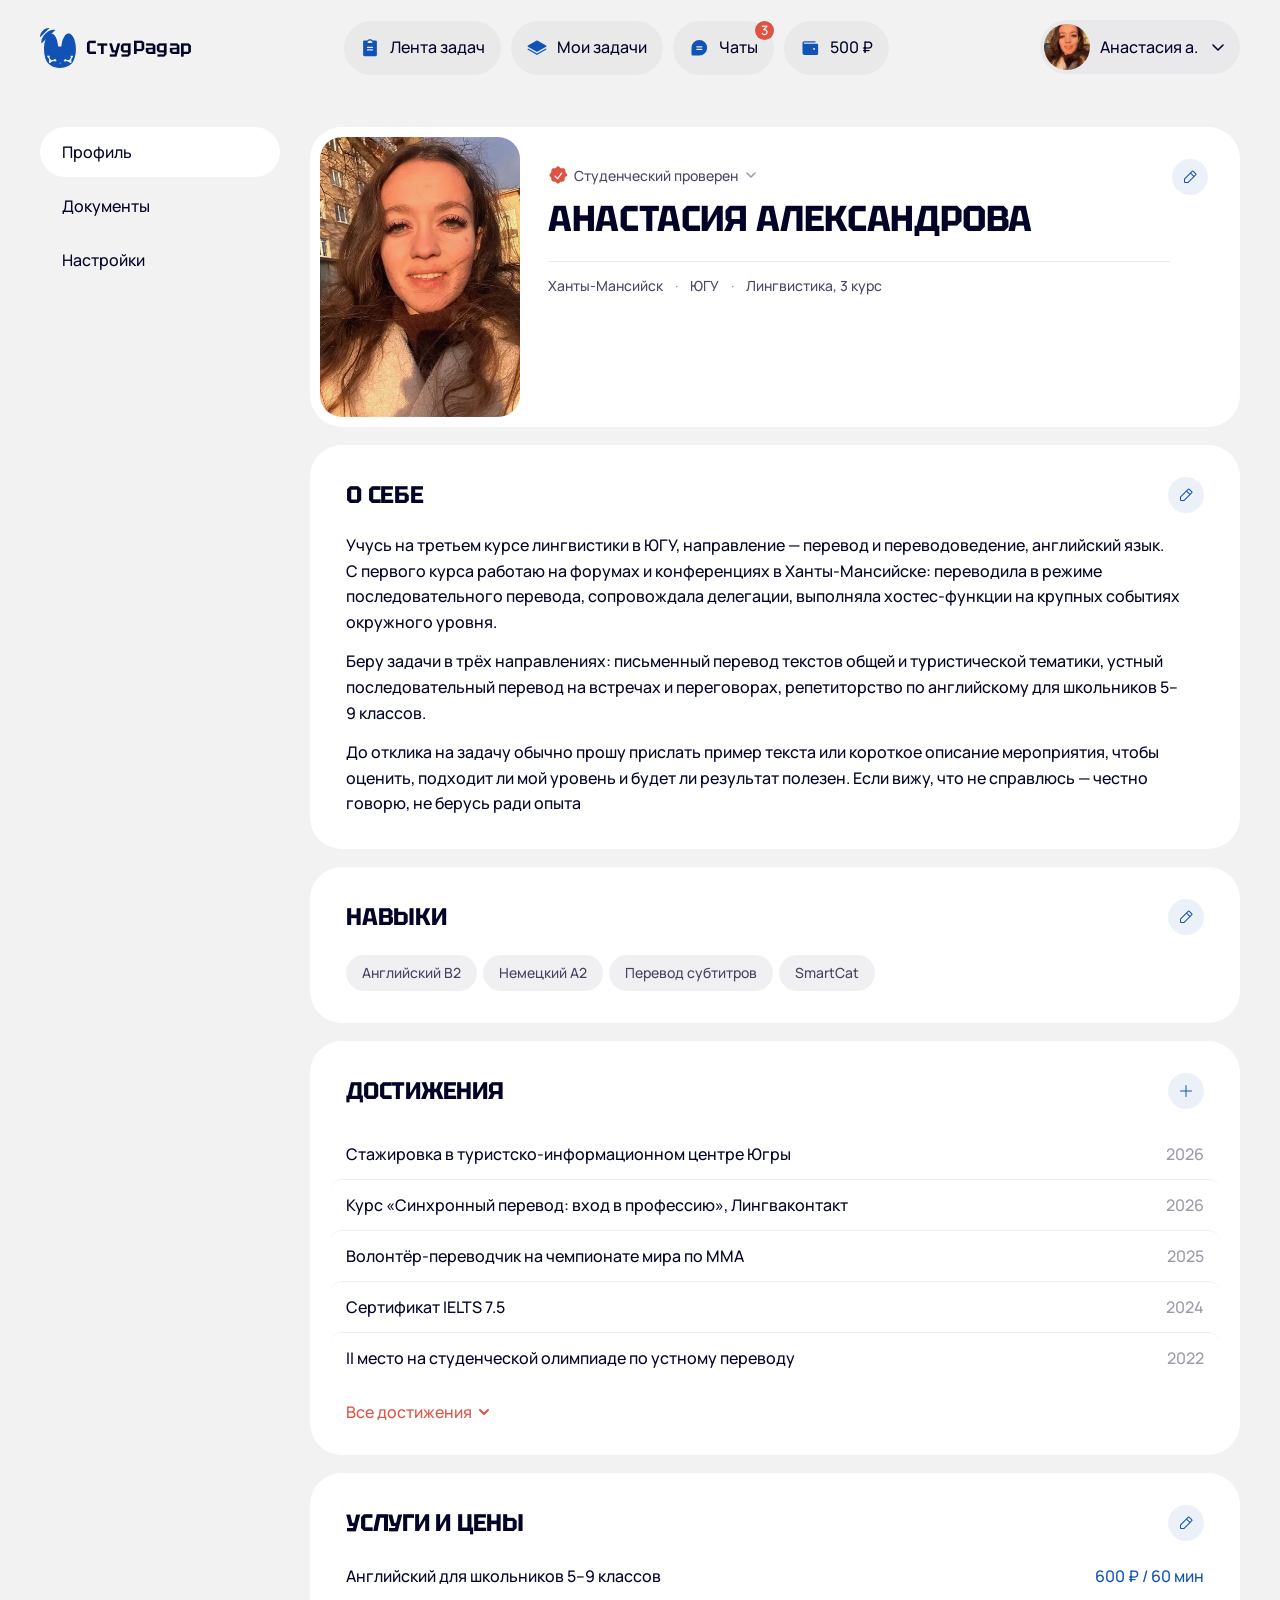
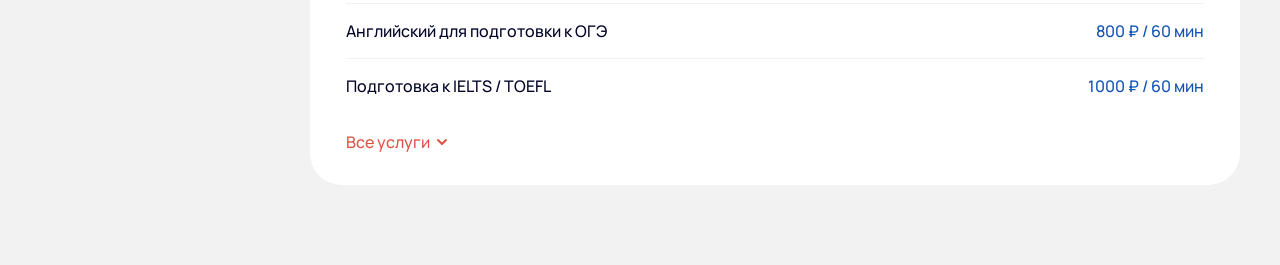
<file: profile.html>
<!doctype html>
<html lang="ru">
<head>
  <meta charset="utf-8" />
  <title>Профиль — СтудРадар</title>
  <meta name="viewport" content="width=device-width, initial-scale=1, viewport-fit=cover" />
  <link rel="preconnect" href="https://fonts.googleapis.com">
  <link rel="preconnect" href="https://fonts.gstatic.com" crossorigin>
  <link href="https://fonts.googleapis.com/css2?family=JetBrains+Mono:wght@400&family=Manrope:wght@400;500;600;700&family=Tektur:wght@600;700&display=swap" rel="stylesheet">
  <link rel="stylesheet" href="styles.css" />
</head>
<body class="cabinet-body" data-screen-label="07 Профиль (личный кабинет)">

<!-- ===== HEADER (Student-logged) ===== -->
<header class="feed-header">
  <a href="index.html" class="feed-logo">
    <span class="feed-logo-mark"><img src="assets/logo.svg" alt=""/></span>
    <span class="feed-logo-text">СтудРадар</span>
  </a>

  <nav class="feed-nav" aria-label="Меню">
    <a href="catalog.html" class="feed-chip">
      <svg class="feed-chip-icon" width="20" height="20" viewBox="0 0 20 20" fill="currentColor" aria-hidden="true"><path d="M15.625 2.5H12.7922C12.441 2.10681 12.0108 1.79223 11.5296 1.57684C11.0484 1.36145 10.5272 1.25011 10 1.25011C9.47282 1.25011 8.95158 1.36145 8.47041 1.57684C7.98924 1.79223 7.55899 2.10681 7.20781 2.5H4.375C4.04348 2.5 3.72554 2.6317 3.49112 2.86612C3.2567 3.10054 3.125 3.41848 3.125 3.75V16.875C3.125 17.2065 3.2567 17.5245 3.49112 17.7589C3.72554 17.9933 4.04348 18.125 4.375 18.125H15.625C15.9565 18.125 16.2745 17.9933 16.5089 17.7589C16.7433 17.5245 16.875 17.2065 16.875 16.875V3.75C16.875 3.41848 16.7433 3.10054 16.5089 2.86612C16.2745 2.6317 15.9565 2.5 15.625 2.5ZM10 2.5C10.663 2.5 11.2989 2.76339 11.7678 3.23223C12.2366 3.70107 12.5 4.33696 12.5 5H7.5C7.5 4.33696 7.76339 3.70107 8.23223 3.23223C8.70107 2.76339 9.33696 2.5 10 2.5ZM12.5 12.5H7.5C7.33424 12.5 7.17527 12.4342 7.05806 12.3169C6.94085 12.1997 6.875 12.0408 6.875 11.875C6.875 11.7092 6.94085 11.5503 7.05806 11.4331C7.17527 11.3159 7.33424 11.25 7.5 11.25H12.5C12.6658 11.25 12.8247 11.3159 12.9419 11.4331C13.0592 11.5503 13.125 11.7092 13.125 11.875C13.125 12.0408 13.0592 12.1997 12.9419 12.3169C12.8247 12.4342 12.6658 12.5 12.5 12.5ZM12.5 10H7.5C7.33424 10 7.17527 9.93415 7.05806 9.81694C6.94085 9.69973 6.875 9.54076 6.875 9.375C6.875 9.20924 6.94085 9.05027 7.05806 8.93306C7.17527 8.81585 7.33424 8.75 7.5 8.75H12.5C12.6658 8.75 12.8247 8.81585 12.9419 8.93306C13.0592 9.05027 13.125 9.20924 13.125 9.375C13.125 9.54076 13.0592 9.69973 12.9419 9.81694C12.8247 9.93415 12.6658 10 12.5 10Z"/></svg>
      <span>Лента задач</span>
    </a>
    <a href="#my" class="feed-chip">
      <svg class="feed-chip-icon" width="20" height="20" viewBox="0 0 32 32" fill="currentColor" aria-hidden="true"><path d="M1.49987 13.8752L15.4999 21.8752C15.651 21.9616 15.822 22.007 15.9961 22.007C16.1702 22.007 16.3412 21.9616 16.4924 21.8752L30.4924 13.8752C30.6457 13.7878 30.7731 13.6614 30.8618 13.5088C30.9504 13.3562 30.9971 13.1829 30.9971 13.0064C30.9971 12.83 30.9504 12.6566 30.8618 12.5041C30.7731 12.3515 30.6457 12.2251 30.4924 12.1377L16.4924 4.13768C16.3412 4.0513 16.1702 4.00586 15.9961 4.00586C15.822 4.00586 15.651 4.0513 15.4999 4.13768L1.49987 12.1377C1.34656 12.2251 1.21911 12.3515 1.13046 12.5041C1.04181 12.6566 0.995117 12.83 0.995117 13.0064C0.995117 13.1829 1.04181 13.3562 1.13046 13.5088C1.21911 13.6614 1.34656 13.7878 1.49987 13.8752Z"/><path d="M29.5002 17.1312L16.0002 24.8487L2.50019 17.1312C2.38569 17.0656 2.25938 17.0231 2.12847 17.0063C1.99757 16.9894 1.86462 16.9985 1.73723 17.0331C1.60984 17.0676 1.4905 17.1269 1.38602 17.2075C1.28154 17.2882 1.19397 17.3886 1.12831 17.5031C1.06265 17.6176 1.02019 17.7439 1.00334 17.8748C0.986491 18.0057 0.995593 18.1387 1.03013 18.2661C1.06466 18.3935 1.12394 18.5128 1.2046 18.6173C1.28525 18.7218 1.38569 18.8093 1.50019 18.875L15.5002 26.875C15.6513 26.9614 15.8224 27.0068 15.9964 27.0068C16.1705 27.0068 16.3416 26.9614 16.4927 26.875L30.4927 18.875C30.6068 18.8098 30.7069 18.7228 30.7874 18.619C30.8678 18.5151 30.927 18.3964 30.9616 18.2696C30.9962 18.1429 31.0055 18.0106 30.989 17.8802C30.9724 17.7499 30.9304 17.6241 30.8652 17.51C30.8 17.3959 30.713 17.2958 30.6091 17.2153C30.5053 17.1348 30.3866 17.0756 30.2598 17.041C30.1331 17.0065 30.0008 16.9972 29.8704 17.0137C29.7401 17.0303 29.6143 17.0723 29.5002 17.1375V17.1312Z"/></svg>
      <span>Мои задачи</span>
    </a>
    <a href="#chats" class="feed-chip">
      <svg class="feed-chip-icon" width="20" height="20" viewBox="0 0 256 256" fill="currentColor" fill-rule="evenodd" aria-hidden="true"><path d="M132,24A100.11,100.11,0,0,0,32,124v84.33A15.69,15.69,0,0,0,47.67,224H132a100,100,0,0,0,0-200Zm32,128H100a8,8,0,0,1,0-16h64a8,8,0,0,1,0,16Zm0-32H100a8,8,0,0,1,0-16h64a8,8,0,0,1,0,16Z"/></svg>
      <span>Чаты</span>
      <span class="feed-counter">3</span>
    </a>
    <a href="#wallet" class="feed-chip">
      <svg class="feed-chip-icon" width="20" height="20" viewBox="0 0 20 20" fill="currentColor" aria-hidden="true"><path d="M16.875 5.625H4.375C4.20924 5.625 4.05027 5.55915 3.93306 5.44194C3.81585 5.32473 3.75 5.16576 3.75 5C3.75 4.83424 3.81585 4.67527 3.93306 4.55806C4.05027 4.44085 4.20924 4.375 4.375 4.375H15C15.1658 4.375 15.3247 4.30915 15.4419 4.19194C15.5592 4.07473 15.625 3.91576 15.625 3.75C15.625 3.58424 15.5592 3.42527 15.4419 3.30806C15.3247 3.19085 15.1658 3.125 15 3.125H4.375C3.87772 3.125 3.40081 3.32254 3.04917 3.67417C2.69754 4.02581 2.5 4.50272 2.5 5V15C2.5 15.4973 2.69754 15.9742 3.04917 16.3258C3.40081 16.6775 3.87772 16.875 4.375 16.875H16.875C17.2065 16.875 17.5245 16.7433 17.7589 16.5089C17.9933 16.2745 18.125 15.9565 18.125 15.625V6.875C18.125 6.54348 17.9933 6.22554 17.7589 5.99112C17.5245 5.7567 17.2065 5.625 16.875 5.625ZM14.0625 11.875C13.8771 11.875 13.6958 11.82 13.5417 11.717C13.3875 11.614 13.2673 11.4676 13.1964 11.2963C13.1254 11.125 13.1068 10.9365 13.143 10.7546C13.1792 10.5727 13.2685 10.4057 13.3996 10.2746C13.5307 10.1435 13.6977 10.0542 13.8796 10.018C14.0615 9.98184 14.25 10.0004 14.4213 10.0714C14.5926 10.1423 14.739 10.2625 14.842 10.4167C14.945 10.5708 15 10.7521 15 10.9375C15 11.1861 14.9012 11.4246 14.7254 11.6004C14.5496 11.7762 14.3111 11.875 14.0625 11.875Z"/></svg>
      <span>500&nbsp;₽</span>
    </a>
  </nav>

  <div class="feed-user-wrap">
    <button type="button" class="feed-user" aria-haspopup="menu" aria-expanded="false" id="userBtn">
      <span class="feed-user-avatar" style="background-image:url('assets/student-photo.png')"></span>
      <span class="feed-user-name">Анастасия&nbsp;А.</span>
      <svg class="feed-user-caret" width="20" height="20" viewBox="0 0 20 20" fill="none" aria-hidden="true"><path d="M5 8l5 5 5-5" stroke="currentColor" stroke-width="1.6" stroke-linecap="round" stroke-linejoin="round"/></svg>
    </button>
    <div class="feed-user-menu" role="menu" id="userMenu" hidden>
      <a href="profile.html" role="menuitem" class="is-active">Профиль</a>
      <a href="#documents" role="menuitem">Документы</a>
      <a href="#settings" role="menuitem">Настройки</a>
      <button type="button" class="feed-user-menu-logout" data-logout>Выйти</button>
    </div>
  </div>
</header>

<!-- ===== CABINET ===== -->
<main class="cabinet">
  <aside class="cabinet-nav" aria-label="Разделы кабинета">
    <a href="profile.html" class="cabinet-nav-item is-active">Профиль</a>
    <a href="#documents" class="cabinet-nav-item">Документы</a>
    <a href="#settings" class="cabinet-nav-item">Настройки</a>
  </aside>

  <div class="cabinet-main">

    <!-- Hero card -->
    <section class="cabinet-card cabinet-hero">
      <img class="cabinet-photo" src="assets/student-photo.png" alt="Анастасия Александрова"/>
      <div class="cabinet-hero-info">
        <button type="button" class="cabinet-edit cabinet-edit--top" data-modal="profile" aria-label="Редактировать">
          <svg width="16" height="16" viewBox="0 0 256 256" fill="currentColor" aria-hidden="true"><path d="M227.32,73.37,182.63,28.69a16,16,0,0,0-22.63,0L36.69,152A15.86,15.86,0,0,0,32,163.31V208a16,16,0,0,0,16,16H92.69A15.86,15.86,0,0,0,104,219.31L227.32,96a16,16,0,0,0,0-22.63ZM92.69,208H48V163.31l88-88L180.69,120ZM192,108.69,147.32,64l24-24L216,84.69Z"/></svg>
        </button>
        <div class="cabinet-verified">
          <svg width="20" height="20" viewBox="0 0 256 256" fill="#DD5444" aria-hidden="true"><path d="M225.86,102.82c-3.77-3.94-7.67-8-9.14-11.57-1.36-3.27-1.44-8.69-1.52-13.94-.15-9.76-.31-20.82-8-28.51S178.44,40.46,168.68,40.31c-5.25-.08-10.67-.16-13.94-1.52-3.56-1.47-7.63-5.37-11.57-9.14C136.24,22.81,128.28,15,120,15s-16.24,7.81-23.18,14.65c-3.94,3.77-8,7.67-11.57,9.14C82,40.15,76.56,40.23,71.31,40.31c-9.76.15-20.82.31-28.51,8s-7.85,18.75-8,28.51c-.08,5.25-.16,10.67-1.52,13.94-1.47,3.56-5.37,7.63-9.14,11.57C17.31,109.76,9.5,117.72,9.5,126s7.81,16.24,14.65,23.18c3.77,3.94,7.67,8,9.14,11.57,1.36,3.27,1.44,8.69,1.52,13.94.15,9.76.31,20.82,8,28.51s18.75,7.85,28.51,8c5.25.08,10.67.16,13.94,1.52,3.56,1.47,7.63,5.37,11.57,9.14C103.76,228.69,111.72,236.5,120,236.5s16.24-7.81,23.18-14.65c3.94-3.77,8-7.67,11.57-9.14,3.27-1.36,8.69-1.44,13.94-1.52,9.76-.15,20.82-.31,28.51-8s7.85-18.75,8-28.51c.08-5.25.16-10.67,1.52-13.94,1.47-3.56,5.37-7.63,9.14-11.57C231.69,142.24,239.5,134.28,239.5,126S231.69,109.76,225.86,102.82Zm-53.32,3.51-50,72a8,8,0,0,1-12.49.93l-32-32a8,8,0,0,1,11.32-11.32l25.43,25.43,44.59-64.18a8,8,0,1,1,13.16,9.14Z" transform="translate(8,2)"/></svg>
          <span>Студенческий проверен</span>
          <svg width="14" height="14" viewBox="0 0 14 14" fill="none" aria-hidden="true"><path d="M3 5l4 4 4-4" stroke="rgba(2,3,39,0.4)" stroke-width="1.6" stroke-linecap="round" stroke-linejoin="round"/></svg>
        </div>
        <h1 class="cabinet-name">Анастасия Александрова</h1>
        <div class="cabinet-meta">
          <span>Ханты-Мансийск</span>
          <span class="cabinet-meta-dot">·</span>
          <span>ЮГУ</span>
          <span class="cabinet-meta-dot">·</span>
          <span>Лингвистика, 3&nbsp;курс</span>
        </div>
      </div>
    </section>

    <!-- О себе -->
    <section class="cabinet-card" data-section="about">
      <header class="cabinet-card-head">
        <h2 class="cabinet-card-title">О&nbsp;себе</h2>
        <button type="button" class="cabinet-edit" data-modal="about" aria-label="Редактировать">
          <svg width="16" height="16" viewBox="0 0 256 256" fill="currentColor" aria-hidden="true"><path d="M227.32,73.37,182.63,28.69a16,16,0,0,0-22.63,0L36.69,152A15.86,15.86,0,0,0,32,163.31V208a16,16,0,0,0,16,16H92.69A15.86,15.86,0,0,0,104,219.31L227.32,96a16,16,0,0,0,0-22.63ZM92.69,208H48V163.31l88-88L180.69,120ZM192,108.69,147.32,64l24-24L216,84.69Z"/></svg>
        </button>
      </header>
      <p class="cabinet-text">Учусь на третьем курсе лингвистики в&nbsp;ЮГУ, направление — перевод и&nbsp;переводоведение, английский язык. С&nbsp;первого курса работаю на&nbsp;форумах и&nbsp;конференциях в&nbsp;Ханты-Мансийске: переводила в&nbsp;режиме последовательного перевода, сопровождала делегации, выполняла хостес-функции на&nbsp;крупных событиях окружного уровня.</p>
      <p class="cabinet-text">Беру задачи в&nbsp;трёх направлениях: письменный перевод текстов общей и&nbsp;туристической тематики, устный последовательный перевод на&nbsp;встречах и&nbsp;переговорах, репетиторство по&nbsp;английскому для школьников 5–9&nbsp;классов.</p>
      <p class="cabinet-text">До отклика на задачу обычно прошу прислать пример текста или короткое описание мероприятия, чтобы оценить, подходит ли&nbsp;мой уровень и&nbsp;будет ли&nbsp;результат полезен. Если вижу, что не&nbsp;справлюсь — честно говорю, не&nbsp;берусь ради опыта</p>
    </section>

    <!-- Навыки -->
    <section class="cabinet-card" data-section="skills">
      <header class="cabinet-card-head">
        <h2 class="cabinet-card-title">Навыки</h2>
        <button type="button" class="cabinet-edit" data-modal="skills" aria-label="Редактировать">
          <svg width="16" height="16" viewBox="0 0 256 256" fill="currentColor" aria-hidden="true"><path d="M227.32,73.37,182.63,28.69a16,16,0,0,0-22.63,0L36.69,152A15.86,15.86,0,0,0,32,163.31V208a16,16,0,0,0,16,16H92.69A15.86,15.86,0,0,0,104,219.31L227.32,96a16,16,0,0,0,0-22.63ZM92.69,208H48V163.31l88-88L180.69,120ZM192,108.69,147.32,64l24-24L216,84.69Z"/></svg>
        </button>
      </header>
      <div class="cabinet-tags">
        <span class="cabinet-tag">Английский B2</span>
        <span class="cabinet-tag">Немецкий А2</span>
        <span class="cabinet-tag">Перевод субтитров</span>
        <span class="cabinet-tag">SmartCat</span>
      </div>
    </section>

    <!-- Достижения -->
    <section class="cabinet-card" data-section="achievements">
      <header class="cabinet-card-head">
        <h2 class="cabinet-card-title">Достижения</h2>
        <button type="button" class="cabinet-edit" data-modal="achievements" aria-label="Добавить">
          <svg width="16" height="16" viewBox="0 0 256 256" fill="currentColor" aria-hidden="true"><path d="M224,128a8,8,0,0,1-8,8H136v80a8,8,0,0,1-16,0V136H40a8,8,0,0,1,0-16h80V40a8,8,0,0,1,16,0v80h80A8,8,0,0,1,224,128Z"/></svg>
        </button>
      </header>
      <ul class="cabinet-achievements">
        <li><span>Стажировка в&nbsp;туристско-информационном центре Югры</span><span class="cabinet-year">2026</span></li>
        <li><span>Курс «Синхронный перевод: вход в&nbsp;профессию», Лингваконтакт</span><span class="cabinet-year">2026</span></li>
        <li><span>Волонтёр-переводчик на&nbsp;чемпионате мира по&nbsp;ММА</span><span class="cabinet-year">2025</span></li>
        <li><span>Сертификат IELTS&nbsp;7.5</span><span class="cabinet-year">2024</span></li>
        <li><span>II место на&nbsp;студенческой олимпиаде по&nbsp;устному переводу</span><span class="cabinet-year">2022</span></li>
      </ul>
      <a href="#more" class="cabinet-more">Все достижения
        <svg width="16" height="16" viewBox="0 0 16 16" fill="none" aria-hidden="true"><path d="M4 6l4 4 4-4" stroke="currentColor" stroke-width="2" stroke-linecap="round" stroke-linejoin="round"/></svg>
      </a>
    </section>

    <!-- Услуги и цены -->
    <section class="cabinet-card" data-section="services">
      <header class="cabinet-card-head">
        <h2 class="cabinet-card-title">Услуги и&nbsp;цены</h2>
        <button type="button" class="cabinet-edit" data-modal="services" aria-label="Редактировать">
          <svg width="16" height="16" viewBox="0 0 256 256" fill="currentColor" aria-hidden="true"><path d="M227.32,73.37,182.63,28.69a16,16,0,0,0-22.63,0L36.69,152A15.86,15.86,0,0,0,32,163.31V208a16,16,0,0,0,16,16H92.69A15.86,15.86,0,0,0,104,219.31L227.32,96a16,16,0,0,0,0-22.63ZM92.69,208H48V163.31l88-88L180.69,120ZM192,108.69,147.32,64l24-24L216,84.69Z"/></svg>
        </button>
      </header>
      <ul class="cabinet-services">
        <li>
          <span class="cabinet-service-name">Английский для школьников 5–9 классов</span>
          <span class="cabinet-service-price">600&nbsp;₽ / 60&nbsp;мин</span>
        </li>
        <li>
          <span class="cabinet-service-name">Английский для подготовки к&nbsp;ОГЭ</span>
          <span class="cabinet-service-price">800&nbsp;₽ / 60&nbsp;мин</span>
        </li>
        <li>
          <span class="cabinet-service-name">Подготовка к&nbsp;IELTS / TOEFL</span>
          <span class="cabinet-service-price">1000&nbsp;₽ / 60&nbsp;мин</span>
        </li>
      </ul>
      <a href="#more" class="cabinet-more">Все услуги
        <svg width="16" height="16" viewBox="0 0 16 16" fill="none" aria-hidden="true"><path d="M4 6l4 4 4-4" stroke="currentColor" stroke-width="2" stroke-linecap="round" stroke-linejoin="round"/></svg>
      </a>
    </section>
  </div>
</main>

<!-- ===== MODALS ===== -->
<div class="modal" id="modal-profile" hidden role="dialog" aria-modal="true" aria-labelledby="modalProfileTitle">
  <div class="modal-backdrop" data-close></div>
  <div class="modal-window">
    <header class="modal-head">
      <h2 class="modal-title" id="modalProfileTitle">Профиль</h2>
      <button type="button" class="modal-close" data-close aria-label="Закрыть">
        <svg width="14" height="14" viewBox="0 0 14 14" fill="none" aria-hidden="true"><path d="M2 2l10 10M12 2l-10 10" stroke="currentColor" stroke-width="2" stroke-linecap="round"/></svg>
      </button>
    </header>
    <p class="modal-desc">Имя и&nbsp;фото видят клиенты на&nbsp;ваших задачах. Используйте настоящие данные.</p>
    <h3 class="modal-subtitle">Имя и&nbsp;фамилия</h3>
    <input type="text" class="modal-input" id="profileName" placeholder="Анастасия Александрова"/>
    <h3 class="modal-subtitle">Фото профиля</h3>
    <label class="modal-upload modal-upload--profile" id="profileUploadLabel">
      <input type="file" accept="image/*" id="profileFile" hidden/>
      <svg class="modal-upload-plus" width="22" height="22" viewBox="0 0 22 22" fill="none" aria-hidden="true"><path d="M11 4v14M4 11h14" stroke="rgba(2,3,39,0.4)" stroke-width="2" stroke-linecap="round"/></svg>
    </label>
    <button type="button" class="modal-save">Сохранить</button>
  </div>
</div>

<div class="modal" id="modal-about" hidden role="dialog" aria-modal="true" aria-labelledby="modalAboutTitle">
  <div class="modal-backdrop" data-close></div>
  <div class="modal-window">
    <header class="modal-head">
      <h2 class="modal-title" id="modalAboutTitle">О&nbsp;себе</h2>
      <button type="button" class="modal-close" data-close aria-label="Закрыть">
        <svg width="14" height="14" viewBox="0 0 14 14" fill="none" aria-hidden="true"><path d="M2 2l10 10M12 2l-10 10" stroke="currentColor" stroke-width="2" stroke-linecap="round"/></svg>
      </button>
    </header>
    <p class="modal-desc">Расскажите подробно о&nbsp;себе, чтобы клиенты узнали вас получше. Не&nbsp;добавляйте сюда ссылки, контакты и&nbsp;цены на&nbsp;услуги.</p>
    <textarea class="modal-textarea" placeholder="Чем занимаетесь, какой опыт уже накопили, какие задачи вам интересны." rows="8"></textarea>
    <button type="button" class="modal-save">Сохранить</button>
  </div>
</div>

<div class="modal" id="modal-skills" hidden role="dialog" aria-modal="true" aria-labelledby="modalSkillsTitle">
  <div class="modal-backdrop" data-close></div>
  <div class="modal-window">
    <header class="modal-head">
      <h2 class="modal-title" id="modalSkillsTitle">Навыки</h2>
      <button type="button" class="modal-close" data-close aria-label="Закрыть">
        <svg width="14" height="14" viewBox="0 0 14 14" fill="none" aria-hidden="true"><path d="M2 2l10 10M12 2l-10 10" stroke="currentColor" stroke-width="2" stroke-linecap="round"/></svg>
      </button>
    </header>
    <div class="modal-skills-input">
      <input type="text" class="modal-skill-input" placeholder="Начните вводить навык…"/>
      <svg class="modal-skill-caret" width="20" height="20" viewBox="0 0 20 20" fill="none" aria-hidden="true"><path d="M5 8l5 5 5-5" stroke="currentColor" stroke-width="1.6" stroke-linecap="round" stroke-linejoin="round"/></svg>
    </div>
    <ul class="modal-skill-options"></ul>
    <button type="button" class="modal-save">Сохранить</button>
  </div>
</div>

<div class="modal" id="modal-achievements" hidden role="dialog" aria-modal="true" aria-labelledby="modalAchTitle">
  <div class="modal-backdrop" data-close></div>
  <div class="modal-window">
    <header class="modal-head">
      <h2 class="modal-title" id="modalAchTitle">Достижения</h2>
      <button type="button" class="modal-close" data-close aria-label="Закрыть">
        <svg width="14" height="14" viewBox="0 0 14 14" fill="none" aria-hidden="true"><path d="M2 2l10 10M12 2l-10 10" stroke="currentColor" stroke-width="2" stroke-linecap="round"/></svg>
      </button>
    </header>
    <p class="modal-desc">Грамоты, награды, конкурсы</p>
    <textarea class="modal-textarea" placeholder="Название" rows="4"></textarea>
    <input type="text" class="modal-input" placeholder="Год получения"/>
    <h3 class="modal-subtitle">Фото документа</h3>
    <label class="modal-upload" id="achievementUploadLabel">
      <input type="file" accept="image/*" id="achievementFile" hidden/>
      <svg class="modal-upload-plus" width="22" height="22" viewBox="0 0 22 22" fill="none" aria-hidden="true"><path d="M11 4v14M4 11h14" stroke="rgba(2,3,39,0.4)" stroke-width="2" stroke-linecap="round"/></svg>
    </label>
    <label class="modal-toggle">
      <span>Показывать фото клиентам</span>
      <span class="modal-switch">
        <input type="checkbox" checked/>
        <span class="modal-switch-slider"></span>
      </span>
    </label>
    <button type="button" class="modal-save">Сохранить</button>
    <button type="button" class="modal-delete" id="achievementsDelete" hidden>
      <svg width="18" height="18" viewBox="0 0 256 256" fill="currentColor" aria-hidden="true"><path d="M216,48H176V40a24,24,0,0,0-24-24H104A24,24,0,0,0,80,40v8H40a8,8,0,0,0,0,16h8V208a16,16,0,0,0,16,16H192a16,16,0,0,0,16-16V64h8a8,8,0,0,0,0-16ZM96,40a8,8,0,0,1,8-8h48a8,8,0,0,1,8,8v8H96Zm96,168H64V64H192ZM112,104v64a8,8,0,0,1-16,0V104a8,8,0,0,1,16,0Zm48,0v64a8,8,0,0,1-16,0V104a8,8,0,0,1,16,0Z"/></svg>
      Удалить достижение
    </button>
  </div>
</div>

<div class="modal" id="modal-services" hidden role="dialog" aria-modal="true" aria-labelledby="modalServicesTitle">
  <div class="modal-backdrop" data-close></div>
  <div class="modal-window">
    <header class="modal-head">
      <h2 class="modal-title" id="modalServicesTitle">Услуги и&nbsp;цены</h2>
      <button type="button" class="modal-close" data-close aria-label="Закрыть">
        <svg width="14" height="14" viewBox="0 0 14 14" fill="none" aria-hidden="true"><path d="M2 2l10 10M12 2l-10 10" stroke="currentColor" stroke-width="2" stroke-linecap="round"/></svg>
      </button>
    </header>
    <p class="modal-desc">Опишите, какие услуги вы&nbsp;оказываете и&nbsp;по&nbsp;какой цене.</p>
    <textarea class="modal-textarea" placeholder="Название услуги" rows="3"></textarea>
    <input type="text" class="modal-input" placeholder="Цена / время"/>
    <button type="button" class="modal-save">Сохранить</button>
  </div>
</div>

<script>
(function(){
  // ===== User pill dropdown =====
  var userBtn = document.getElementById('userBtn');
  var userMenu = document.getElementById('userMenu');
  if (userBtn) {
    userBtn.addEventListener('click', function(e){
      e.stopPropagation();
      var open = !userMenu.hidden;
      userMenu.hidden = open;
      userBtn.setAttribute('aria-expanded', String(!open));
    });
    document.addEventListener('click', function(e){
      if (!userMenu.contains(e.target) && !userBtn.contains(e.target)) {
        userMenu.hidden = true;
        userBtn.setAttribute('aria-expanded', 'false');
      }
    });
  }
  document.querySelectorAll('[data-logout]').forEach(function(b){
    b.addEventListener('click', function(){
      try { localStorage.removeItem('studradar_session'); } catch(e) {}
      window.location.href = 'index.html';
    });
  });

  // ===== Helpers =====
  function getSection(name) {
    return document.querySelector('[data-section="' + name + '"]');
  }
  function closeModal(modal) {
    modal.hidden = true;
    document.body.style.overflow = '';
  }

  // ===== Persistence (localStorage) =====
  var STORAGE_KEY = 'studradar_profile_v1';
  function saveState() {
    try {
      var state = {};
      var nameEl = document.querySelector('.cabinet-name');
      var photoEl = document.querySelector('.cabinet-photo');
      state.profile = {
        name: nameEl ? nameEl.textContent.trim() : '',
        photo: photoEl ? photoEl.getAttribute('src') : ''
      };
      var aboutSec = getSection('about');
      state.about = aboutSec ? Array.from(aboutSec.querySelectorAll('.cabinet-text')).map(function(p){ return p.textContent.trim(); }) : [];
      var skillsSec = getSection('skills');
      state.skills = skillsSec ? Array.from(skillsSec.querySelectorAll('.cabinet-tag')).map(function(t){ return t.textContent.trim(); }) : [];
      var achSec = getSection('achievements');
      state.achievements = achSec ? Array.from(achSec.querySelectorAll('.cabinet-achievements li')).map(function(li){
        var y = li.querySelector('.cabinet-year');
        var n = li.querySelector('span:not(.cabinet-year):not(.cabinet-achievement-photo)');
        return { year: y ? y.textContent.trim() : '', name: n ? n.textContent.trim() : '', photo: li.dataset.photo || '' };
      }) : [];
      var srvSec = getSection('services');
      state.services = srvSec ? Array.from(srvSec.querySelectorAll('.cabinet-services li')).map(function(li){
        var n = li.querySelector('.cabinet-service-name');
        var p = li.querySelector('.cabinet-service-price');
        return { name: n ? n.textContent.trim() : '', price: p ? p.textContent.trim() : '' };
      }) : [];
      localStorage.setItem(STORAGE_KEY, JSON.stringify(state));
    } catch (e) { /* storage unavailable / quota — ignore */ }
  }
  function loadState() {
    var raw;
    try { raw = localStorage.getItem(STORAGE_KEY); } catch (e) { return; }
    if (!raw) return;
    var state;
    try { state = JSON.parse(raw); } catch (e) { return; }

    if (state.profile) {
      var nameEl = document.querySelector('.cabinet-name');
      var photoEl = document.querySelector('.cabinet-photo');
      if (nameEl && state.profile.name) nameEl.textContent = state.profile.name;
      if (photoEl && state.profile.photo) photoEl.setAttribute('src', state.profile.photo);
      syncHeaderPill(state.profile.name || '', state.profile.photo || '');
    }
    if (Array.isArray(state.about)) {
      var aboutSec = getSection('about');
      if (aboutSec) {
        aboutSec.querySelectorAll('.cabinet-text').forEach(function(p){ p.remove(); });
        state.about.forEach(function(text){
          var el = document.createElement('p');
          el.className = 'cabinet-text';
          el.textContent = text;
          aboutSec.appendChild(el);
        });
      }
    }
    if (Array.isArray(state.skills)) {
      var skillsSec = getSection('skills');
      var tags = skillsSec && skillsSec.querySelector('.cabinet-tags');
      if (tags) {
        tags.innerHTML = '';
        state.skills.forEach(function(s){
          var span = document.createElement('span');
          span.className = 'cabinet-tag';
          span.textContent = s;
          tags.appendChild(span);
        });
      }
    }
    if (Array.isArray(state.achievements)) {
      var achSec = getSection('achievements');
      var ul = achSec && achSec.querySelector('.cabinet-achievements');
      if (ul) {
        ul.innerHTML = '';
        state.achievements.forEach(function(a){
          var li = document.createElement('li');
          var nt = document.createElement('span');
          nt.textContent = a.name || '';
          var ny = document.createElement('span');
          ny.className = 'cabinet-year';
          ny.textContent = a.year || '—';
          li.appendChild(nt);
          li.appendChild(ny);
          li.dataset.photo = a.photo || '';
          applyAchievementPhoto(li, a.photo || '');
          ul.appendChild(li);
          bindAchievementItem(li);
        });
        updateAchievementsMore();
      }
    }
    if (Array.isArray(state.services)) {
      var srvSec = getSection('services');
      var sul = srvSec && srvSec.querySelector('.cabinet-services');
      if (sul) {
        sul.innerHTML = '';
        state.services.forEach(function(s){
          var li = document.createElement('li');
          var n = document.createElement('span'); n.className = 'cabinet-service-name'; n.textContent = s.name || '';
          var p = document.createElement('span'); p.className = 'cabinet-service-price'; p.textContent = s.price || '';
          li.appendChild(n); li.appendChild(p);
          sul.appendChild(li);
        });
      }
    }
  }

  // Toggle active state on save button based on whether modal has content
  function refreshSave(modal) {
    var save = modal.querySelector('.modal-save');
    if (!save) return;
    var hasInput = false;
    modal.querySelectorAll('textarea, input[type="text"]').forEach(function(el){
      if (el.value && el.value.trim()) hasInput = true;
    });
    if (modal.id === 'modal-skills' && modal.querySelectorAll('.modal-skill-chip').length > 0) {
      hasInput = true;
    }
    save.classList.toggle('is-active', hasInput);
  }

  // ===== Pre-fill modals from profile state =====
  function fillProfile() {
    var nameEl = document.querySelector('.cabinet-name');
    var photoEl = document.querySelector('.cabinet-photo');
    var input = document.getElementById('profileName');
    if (input) input.value = nameEl ? nameEl.textContent.trim() : '';
    setProfilePhoto(photoEl ? photoEl.getAttribute('src') : '');
  }

  function setProfilePhoto(src) {
    var label = document.getElementById('profileUploadLabel');
    if (!label) return;
    label.classList.remove('has-file');
    var p = label.querySelector('.modal-upload-preview');
    if (p) p.remove();
    var r = label.querySelector('.modal-upload-remove');
    if (r) r.remove();
    if (!src) { label.dataset.photo = ''; return; }
    label.classList.add('has-file');
    var preview = document.createElement('div');
    preview.className = 'modal-upload-preview';
    preview.style.backgroundImage = 'url("' + src + '")';
    label.appendChild(preview);
    var btn = document.createElement('button');
    btn.type = 'button';
    btn.className = 'modal-upload-remove';
    btn.setAttribute('aria-label', 'Удалить фото');
    btn.innerHTML = '<svg width="12" height="12" viewBox="0 0 12 12" fill="none"><path d="M3 3l6 6M9 3l-6 6" stroke="currentColor" stroke-width="2" stroke-linecap="round"/></svg>';
    btn.addEventListener('click', function(e){
      e.preventDefault();
      e.stopPropagation();
      setProfilePhoto('');
      var fi = document.getElementById('profileFile');
      if (fi) fi.value = '';
      refreshSave(document.getElementById('modal-profile'));
    });
    label.appendChild(btn);
    label.dataset.photo = src;
  }

  // Profile photo file input
  var profileFile = document.getElementById('profileFile');
  if (profileFile) {
    profileFile.addEventListener('change', function(e){
      var file = e.target.files && e.target.files[0];
      if (!file) return;
      if (!/^image\//.test(file.type)) {
        alert('Можно загружать только изображения (JPG, PNG)');
        profileFile.value = '';
        return;
      }
      if (file.size > 10 * 1024 * 1024) {
        alert('Файл слишком большой — максимум 10 МБ');
        profileFile.value = '';
        return;
      }
      var reader = new FileReader();
      reader.onload = function(ev){
        setProfilePhoto(ev.target.result);
        refreshSave(document.getElementById('modal-profile'));
      };
      reader.readAsDataURL(file);
    });
  }

  function fillAbout() {
    var section = getSection('about');
    var paragraphs = Array.from(section.querySelectorAll('.cabinet-text')).map(function(p){
      return p.textContent.trim().replace(/ /g, ' ');
    });
    var ta = document.querySelector('#modal-about .modal-textarea');
    if (ta) ta.value = paragraphs.join('\n\n');
  }

  function fillSkills() {
    var section = getSection('skills');
    var current = Array.from(section.querySelectorAll('.cabinet-tag')).map(function(t){ return t.textContent.trim(); });
    var inputWrap = document.querySelector('#modal-skills .modal-skills-input');
    if (!inputWrap) return;
    // Remove existing chips
    inputWrap.querySelectorAll('.modal-skill-chip').forEach(function(c){ c.remove(); });
    var input = inputWrap.querySelector('.modal-skill-input');
    if (input) input.value = '';
    // Insert chips before input
    current.forEach(function(text){
      var chip = createSkillChip(text);
      inputWrap.insertBefore(chip, input);
    });
  }

  function createSkillChip(text) {
    var chip = document.createElement('span');
    chip.className = 'modal-skill-chip';
    chip.appendChild(document.createTextNode(text + ' '));
    var btn = document.createElement('button');
    btn.type = 'button';
    btn.setAttribute('aria-label', 'Удалить');
    btn.innerHTML = '<svg width="10" height="10" viewBox="0 0 10 10" fill="none"><path d="M2 2l6 6M8 2l-6 6" stroke="currentColor" stroke-width="1.5" stroke-linecap="round"/></svg>';
    btn.addEventListener('click', function(){
      chip.remove();
      var modal = document.getElementById('modal-skills');
      refreshSave(modal);
    });
    chip.appendChild(btn);
    return chip;
  }

  // Track which achievement <li> is being edited (null = "add new" mode)
  var editingAchievement = null;

  // ===== Modal open / close =====
  document.querySelectorAll('[data-modal]').forEach(function(btn){
    btn.addEventListener('click', function(){
      var id = btn.getAttribute('data-modal');
      var modal = document.getElementById('modal-' + id);
      if (!modal) return;
      // Pre-fill
      if (id === 'profile') fillProfile();
      if (id === 'about') fillAbout();
      if (id === 'skills') { fillSkills(); renderSkillOptions(''); }
      if (id === 'achievements') {
        // Opening from + button = add mode
        editingAchievement = null;
        var ta = modal.querySelector('.modal-textarea'); if (ta) ta.value = '';
        var yr = modal.querySelector('.modal-input'); if (yr) yr.value = '';
        var del = modal.querySelector('#achievementsDelete'); if (del) del.hidden = true;
        clearAchievementPhotoUI();
        if (achFileInput) achFileInput.value = '';
        if (achLabel) achLabel.dataset.photo = '';
      }
      if (id === 'services') {
        var ta2 = modal.querySelector('.modal-textarea'); if (ta2) ta2.value = '';
        var pr = modal.querySelector('.modal-input'); if (pr) pr.value = '';
      }
      modal.hidden = false;
      document.body.style.overflow = 'hidden';
      refreshSave(modal);
    });
  });

  // Hide "Все достижения" when there are fewer than 4 items
  function updateAchievementsMore() {
    var section = getSection('achievements');
    if (!section) return;
    var count = section.querySelectorAll('.cabinet-achievements li').length;
    var more = section.querySelector('.cabinet-more');
    if (more) more.hidden = count < 4;
  }
  updateAchievementsMore();

  // Click on existing achievement <li> → open modal in edit mode
  function bindAchievementItem(li) {
    li.addEventListener('click', function(){
      var modal = document.getElementById('modal-achievements');
      var year = li.querySelector('.cabinet-year');
      var nameSpan = li.querySelector('span:not(.cabinet-year):not(.cabinet-achievement-photo)');
      modal.querySelector('.modal-textarea').value = nameSpan ? nameSpan.textContent.trim() : '';
      modal.querySelector('.modal-input').value = year ? year.textContent.trim() : '';
      editingAchievement = li;
      var del = modal.querySelector('#achievementsDelete'); if (del) del.hidden = false;
      // Restore previously saved photo (if any)
      clearAchievementPhotoUI();
      if (achFileInput) achFileInput.value = '';
      var savedPhoto = li.dataset.photo || '';
      if (achLabel) achLabel.dataset.photo = savedPhoto;
      if (savedPhoto) setAchievementPhoto(savedPhoto);
      modal.hidden = false;
      document.body.style.overflow = 'hidden';
      refreshSave(modal);
    });
  }
  document.querySelectorAll('[data-section="achievements"] .cabinet-achievements li').forEach(bindAchievementItem);

  // ===== Achievement photo upload =====
  var achLabel = document.getElementById('achievementUploadLabel');
  var achFileInput = document.getElementById('achievementFile');

  function setAchievementPhoto(dataUrl) {
    if (!achLabel) return;
    clearAchievementPhotoUI();
    if (!dataUrl) return;
    achLabel.classList.add('has-file');
    var preview = document.createElement('div');
    preview.className = 'modal-upload-preview';
    preview.style.backgroundImage = 'url("' + dataUrl + '")';
    achLabel.appendChild(preview);
    var btn = document.createElement('button');
    btn.type = 'button';
    btn.className = 'modal-upload-remove';
    btn.setAttribute('aria-label', 'Удалить фото');
    btn.innerHTML = '<svg width="12" height="12" viewBox="0 0 12 12" fill="none"><path d="M3 3l6 6M9 3l-6 6" stroke="currentColor" stroke-width="2" stroke-linecap="round"/></svg>';
    btn.addEventListener('click', function(e){
      e.preventDefault();
      e.stopPropagation();
      clearAchievementPhotoUI();
      if (achFileInput) achFileInput.value = '';
      achLabel.dataset.photo = '';
    });
    achLabel.appendChild(btn);
    achLabel.dataset.photo = dataUrl;
  }
  function clearAchievementPhotoUI() {
    if (!achLabel) return;
    achLabel.classList.remove('has-file');
    var p = achLabel.querySelector('.modal-upload-preview');
    if (p) p.remove();
    var r = achLabel.querySelector('.modal-upload-remove');
    if (r) r.remove();
  }

  if (achFileInput) {
    achFileInput.addEventListener('change', function(e){
      var file = e.target.files && e.target.files[0];
      if (!file) return;
      if (!/^image\//.test(file.type)) {
        alert('Можно загружать только изображения (JPG, PNG)');
        achFileInput.value = '';
        return;
      }
      if (file.size > 10 * 1024 * 1024) {
        alert('Файл слишком большой — максимум 10 МБ');
        achFileInput.value = '';
        return;
      }
      var reader = new FileReader();
      reader.onload = function(ev){
        setAchievementPhoto(ev.target.result);
      };
      reader.readAsDataURL(file);
    });
  }

  // Delete button
  var achDelete = document.getElementById('achievementsDelete');
  if (achDelete) {
    achDelete.addEventListener('click', function(){
      if (editingAchievement && editingAchievement.parentNode) {
        editingAchievement.remove();
      }
      editingAchievement = null;
      updateAchievementsMore();
      saveState();
      closeModal(document.getElementById('modal-achievements'));
    });
  }

  document.querySelectorAll('[data-close]').forEach(function(el){
    el.addEventListener('click', function(){
      var modal = el.closest('.modal');
      if (modal) closeModal(modal);
    });
  });

  document.addEventListener('keydown', function(e){
    if (e.key === 'Escape') {
      document.querySelectorAll('.modal:not([hidden])').forEach(function(m){ closeModal(m); });
    }
  });

  // ===== Watch inputs to highlight save button =====
  document.querySelectorAll('.modal').forEach(function(modal){
    modal.addEventListener('input', function(){ refreshSave(modal); });
  });

  // ===== Skills suggestions list (~50 across spheres) =====
  var MAX_SKILLS = 6;
  var SKILLS = [
    // Языки
    'Английский A1','Английский A2','Английский B1','Английский B2','Английский C1','Английский C2',
    'Немецкий A1','Немецкий A2','Немецкий B1','Немецкий B2',
    'Французский A2','Французский B1',
    'Испанский A2','Испанский B1',
    'Китайский HSK 3','Японский N4',
    // Перевод и лингвистика
    'Письменный перевод','Устный перевод','Синхронный перевод','Перевод субтитров',
    'SmartCat','Trados','Memsource',
    // Дизайн
    'Figma','Photoshop','Illustrator','InDesign','After Effects','Premiere Pro','Blender',
    // Разработка
    'HTML/CSS','JavaScript','TypeScript','React','Python','SQL','Git',
    // Маркетинг и контент
    'SMM','Контекстная реклама','SEO','Копирайтинг','Email-маркетинг','Сторителлинг',
    // Офис и документы
    'Excel','Google Sheets','PowerPoint','Notion','1С',
    // Прочее
    'Преподавание','Хостес','Координация мероприятий','Видеомонтаж','Фотография'
  ];

  function getSelectedSkillTexts(modal) {
    return Array.from(modal.querySelectorAll('.modal-skill-chip')).map(function(chip){
      var t = ''; chip.childNodes.forEach(function(n){ if (n.nodeType === 3) t += n.textContent; });
      return t.trim();
    });
  }

  function renderSkillOptions(query) {
    var modal = document.getElementById('modal-skills');
    if (!modal) return;
    var ul = modal.querySelector('.modal-skill-options');
    if (!ul) return;
    var selected = getSelectedSkillTexts(modal);
    var q = (query || '').toLowerCase().trim();
    var filtered = SKILLS.filter(function(s){
      return !q || s.toLowerCase().indexOf(q) !== -1;
    }).slice(0, 12);
    ul.innerHTML = '';
    if (filtered.length === 0) {
      var empty = document.createElement('li');
      empty.style.cursor = 'default';
      empty.style.color = 'rgba(2,3,39,0.4)';
      empty.textContent = 'Ничего не найдено';
      ul.appendChild(empty);
      return;
    }
    filtered.forEach(function(text){
      var li = document.createElement('li');
      var isSelected = selected.indexOf(text) !== -1;
      li.appendChild(document.createTextNode(text));
      if (isSelected) {
        li.classList.add('is-selected');
        var ns = 'http://www.w3.org/2000/svg';
        var svg = document.createElementNS(ns, 'svg');
        svg.setAttribute('width', '14'); svg.setAttribute('height', '14');
        svg.setAttribute('viewBox', '0 0 14 14'); svg.setAttribute('fill', 'none');
        var path = document.createElementNS(ns, 'path');
        path.setAttribute('d', 'M3 7l3 3 5-6');
        path.setAttribute('stroke', '#1153B5');
        path.setAttribute('stroke-width', '2');
        path.setAttribute('stroke-linecap', 'round');
        path.setAttribute('stroke-linejoin', 'round');
        svg.appendChild(path);
        li.appendChild(svg);
      }
      var atLimit = !isSelected && getSelectedSkillTexts(modal).length >= MAX_SKILLS;
      if (atLimit) {
        li.classList.add('is-disabled');
      }
      li.addEventListener('click', function(){
        var input = modal.querySelector('.modal-skill-input');
        if (isSelected) {
          // Toggle off — remove the chip
          Array.from(modal.querySelectorAll('.modal-skill-chip')).forEach(function(chip){
            var t = ''; chip.childNodes.forEach(function(n){ if (n.nodeType === 3) t += n.textContent; });
            if (t.trim() === text) chip.remove();
          });
        } else {
          // Block adding past the limit
          if (getSelectedSkillTexts(modal).length >= MAX_SKILLS) return;
          var wrap = input.parentElement;
          wrap.insertBefore(createSkillChip(text), input);
        }
        if (input) input.value = '';
        renderSkillOptions('');
        refreshSave(modal);
      });
      ul.appendChild(li);
    });
  }

  // Skills: input filters suggestions; Enter / comma adds a free-form chip
  var skillsInput = document.querySelector('#modal-skills .modal-skill-input');
  if (skillsInput) {
    skillsInput.addEventListener('input', function(){
      renderSkillOptions(skillsInput.value);
    });
    skillsInput.addEventListener('keydown', function(e){
      if (e.key === 'Enter' || e.key === ',') {
        e.preventDefault();
        var v = skillsInput.value.trim().replace(/,$/, '');
        if (!v) return;
        var modal = document.getElementById('modal-skills');
        var selected = getSelectedSkillTexts(modal);
        if (selected.indexOf(v) === -1 && selected.length < MAX_SKILLS) {
          var wrap = skillsInput.parentElement;
          wrap.insertBefore(createSkillChip(v), skillsInput);
        }
        skillsInput.value = '';
        renderSkillOptions('');
        refreshSave(modal);
      }
    });
  }

  // ===== Save handlers =====
  function saveAbout() {
    var modal = document.getElementById('modal-about');
    var save = modal.querySelector('.modal-save');
    if (!save.classList.contains('is-active')) return;
    var text = modal.querySelector('.modal-textarea').value.trim();
    var section = getSection('about');
    section.querySelectorAll('.cabinet-text').forEach(function(p){ p.remove(); });
    var parts = text.split(/\n\n+/).filter(function(p){ return p.trim(); });
    if (parts.length === 0 && text) parts = [text];
    parts.forEach(function(p){
      var el = document.createElement('p');
      el.className = 'cabinet-text';
      el.textContent = p.trim();
      section.appendChild(el);
    });
    saveState();
    closeModal(modal);
  }

  function saveSkills() {
    var modal = document.getElementById('modal-skills');
    var save = modal.querySelector('.modal-save');
    if (!save.classList.contains('is-active')) return;
    var section = getSection('skills');
    var tags = section.querySelector('.cabinet-tags');
    tags.innerHTML = '';
    modal.querySelectorAll('.modal-skill-chip').forEach(function(chip){
      var text = '';
      chip.childNodes.forEach(function(n){ if (n.nodeType === 3) text += n.textContent; });
      text = text.trim();
      if (!text) return;
      var span = document.createElement('span');
      span.className = 'cabinet-tag';
      span.textContent = text;
      tags.appendChild(span);
    });
    saveState();
    closeModal(modal);
  }

  function saveAchievement() {
    var modal = document.getElementById('modal-achievements');
    var save = modal.querySelector('.modal-save');
    if (!save.classList.contains('is-active')) return;
    var name = modal.querySelector('.modal-textarea').value.trim();
    var year = modal.querySelector('.modal-input').value.trim();
    if (!name) return;
    var section = getSection('achievements');
    var ul = section.querySelector('.cabinet-achievements');
    var photo = (achLabel && achLabel.dataset.photo) || '';

    if (editingAchievement) {
      // Update existing item in place
      var ySpan = editingAchievement.querySelector('.cabinet-year');
      var tSpan = editingAchievement.querySelector('span:not(.cabinet-year):not(.cabinet-achievement-photo)');
      if (ySpan) ySpan.textContent = year || '—';
      if (tSpan) tSpan.textContent = name;
      editingAchievement.dataset.photo = photo;
      applyAchievementPhoto(editingAchievement, photo);
    } else {
      // Add new item at the top
      var li = document.createElement('li');
      var nt = document.createElement('span');
      nt.textContent = name;
      var ny = document.createElement('span');
      ny.className = 'cabinet-year';
      ny.textContent = year || '—';
      li.appendChild(nt);
      li.appendChild(ny);
      li.dataset.photo = photo;
      applyAchievementPhoto(li, photo);
      ul.insertBefore(li, ul.firstChild);
      bindAchievementItem(li);
    }
    editingAchievement = null;
    updateAchievementsMore();
    saveState();
    closeModal(modal);
  }

  function applyAchievementPhoto(li, photo) {
    var existing = li.querySelector('.cabinet-achievement-photo');
    if (existing) existing.remove();
    if (!photo) {
      li.classList.remove('has-photo');
      return;
    }
    var thumb = document.createElement('span');
    thumb.className = 'cabinet-achievement-photo';
    thumb.style.backgroundImage = 'url("' + photo + '")';
    li.insertBefore(thumb, li.firstChild);
    li.classList.add('has-photo');
  }

  function saveService() {
    var modal = document.getElementById('modal-services');
    var save = modal.querySelector('.modal-save');
    if (!save.classList.contains('is-active')) return;
    var name = modal.querySelector('.modal-textarea').value.trim();
    var price = modal.querySelector('.modal-input').value.trim();
    if (!name) return;
    var section = getSection('services');
    var ul = section.querySelector('.cabinet-services');
    var li = document.createElement('li');
    var n = document.createElement('span'); n.className = 'cabinet-service-name'; n.textContent = name;
    var p = document.createElement('span'); p.className = 'cabinet-service-price'; p.textContent = price || '—';
    li.appendChild(n); li.appendChild(p);
    ul.appendChild(li);
    saveState();
    closeModal(modal);
  }

  function saveProfile() {
    var modal = document.getElementById('modal-profile');
    var save = modal.querySelector('.modal-save');
    if (!save.classList.contains('is-active')) return;
    var nameVal = document.getElementById('profileName').value.trim();
    var photoVal = (document.getElementById('profileUploadLabel') || {}).dataset || {};
    photoVal = photoVal.photo || '';
    var nameEl = document.querySelector('.cabinet-name');
    var photoEl = document.querySelector('.cabinet-photo');
    if (nameEl && nameVal) nameEl.textContent = nameVal;
    if (photoEl) photoEl.setAttribute('src', photoVal || photoEl.getAttribute('src'));
    syncHeaderPill(nameVal, photoVal || (photoEl && photoEl.getAttribute('src')) || '');
    saveState();
    closeModal(modal);
  }

  function shortenName(full) {
    if (!full) return '';
    var parts = full.trim().split(/\s+/);
    if (parts.length < 2) return parts[0] || '';
    return parts[0] + ' ' + '';
  }
  function syncHeaderPill(name, photo) {
    var nm = document.querySelector('.feed-user-name');
    var av = document.querySelector('.feed-user-avatar');
    if (nm && name) nm.textContent = shortenName(name);
    if (av && photo) av.style.backgroundImage = 'url("' + photo + '")';
  }

  var savers = {
    'modal-profile':      saveProfile,
    'modal-about':        saveAbout,
    'modal-skills':       saveSkills,
    'modal-achievements': saveAchievement,
    'modal-services':     saveService
  };
  document.querySelectorAll('.modal-save').forEach(function(btn){
    var modal = btn.closest('.modal');
    if (!modal) return;
    var fn = savers[modal.id];
    if (fn) btn.addEventListener('click', fn);
  });

  // Restore profile state from previous session
  loadState();
})();
</script>
</body>
</html>
</file>
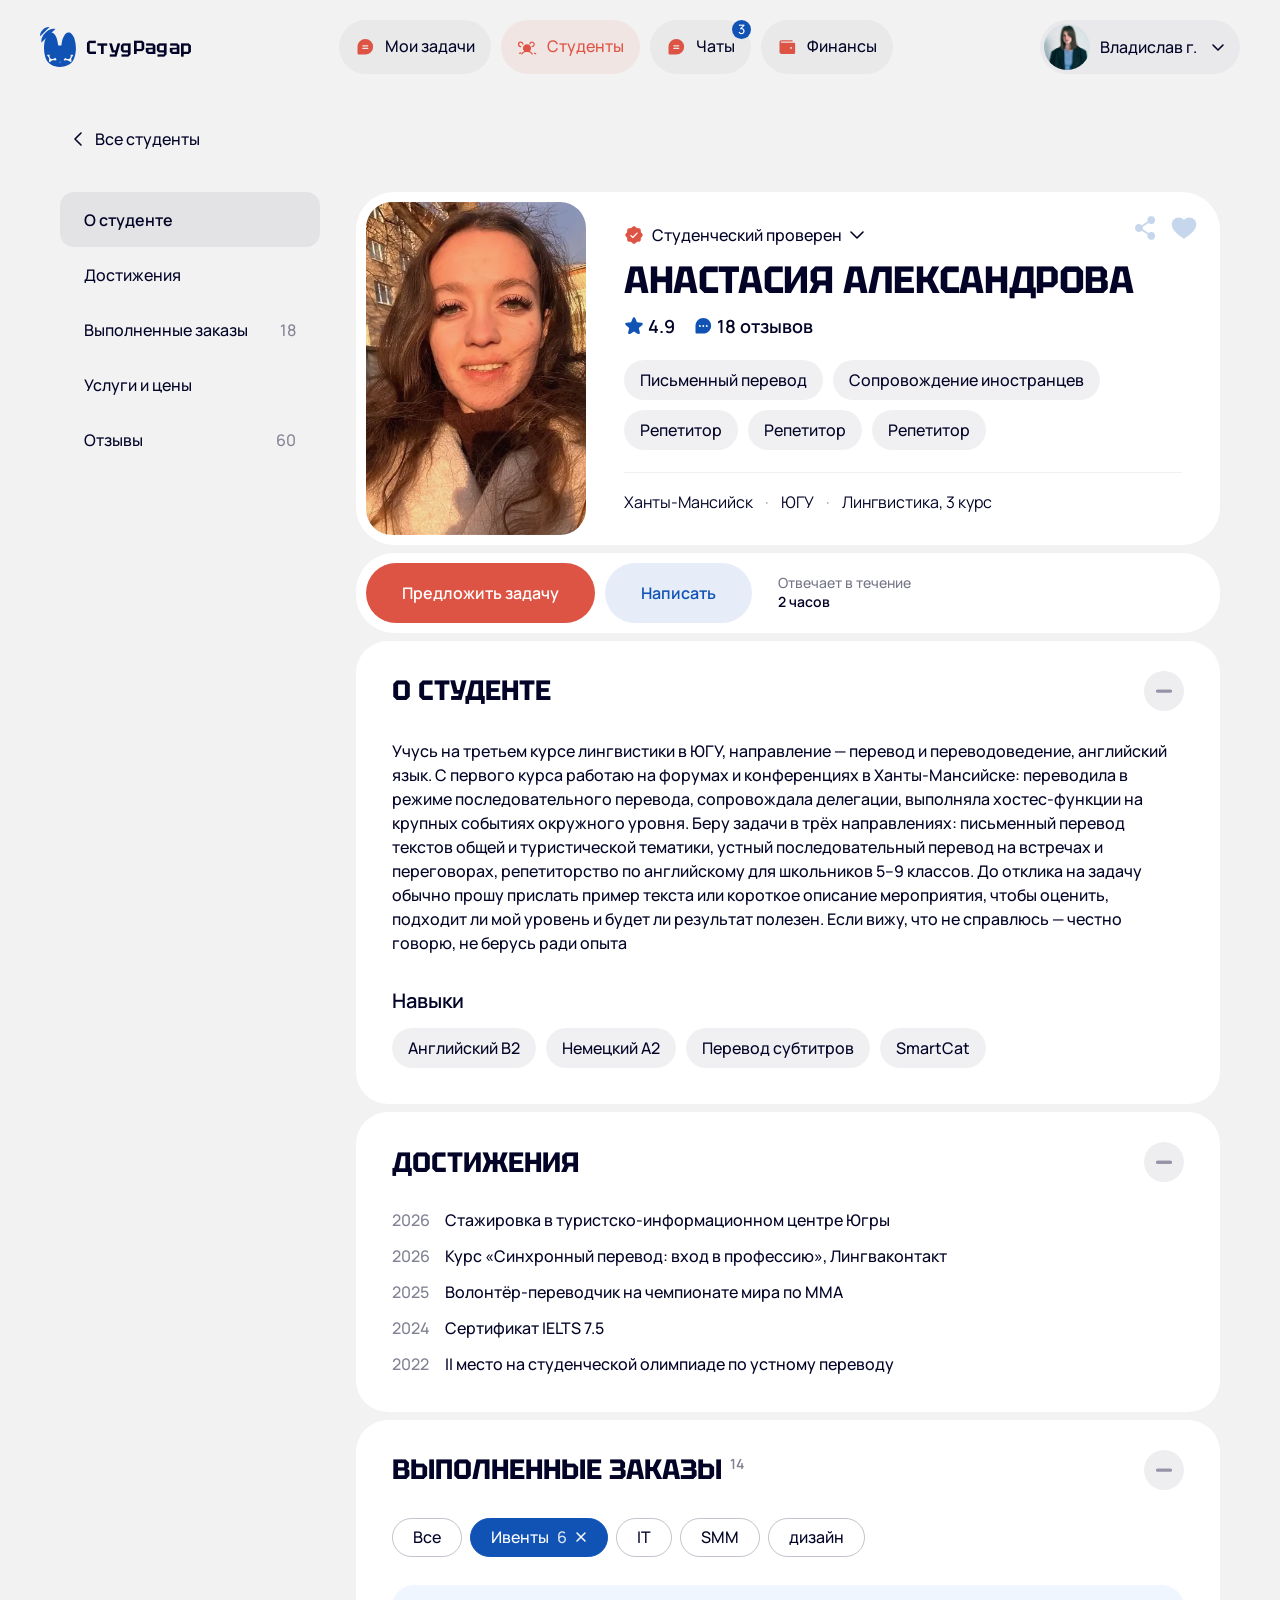
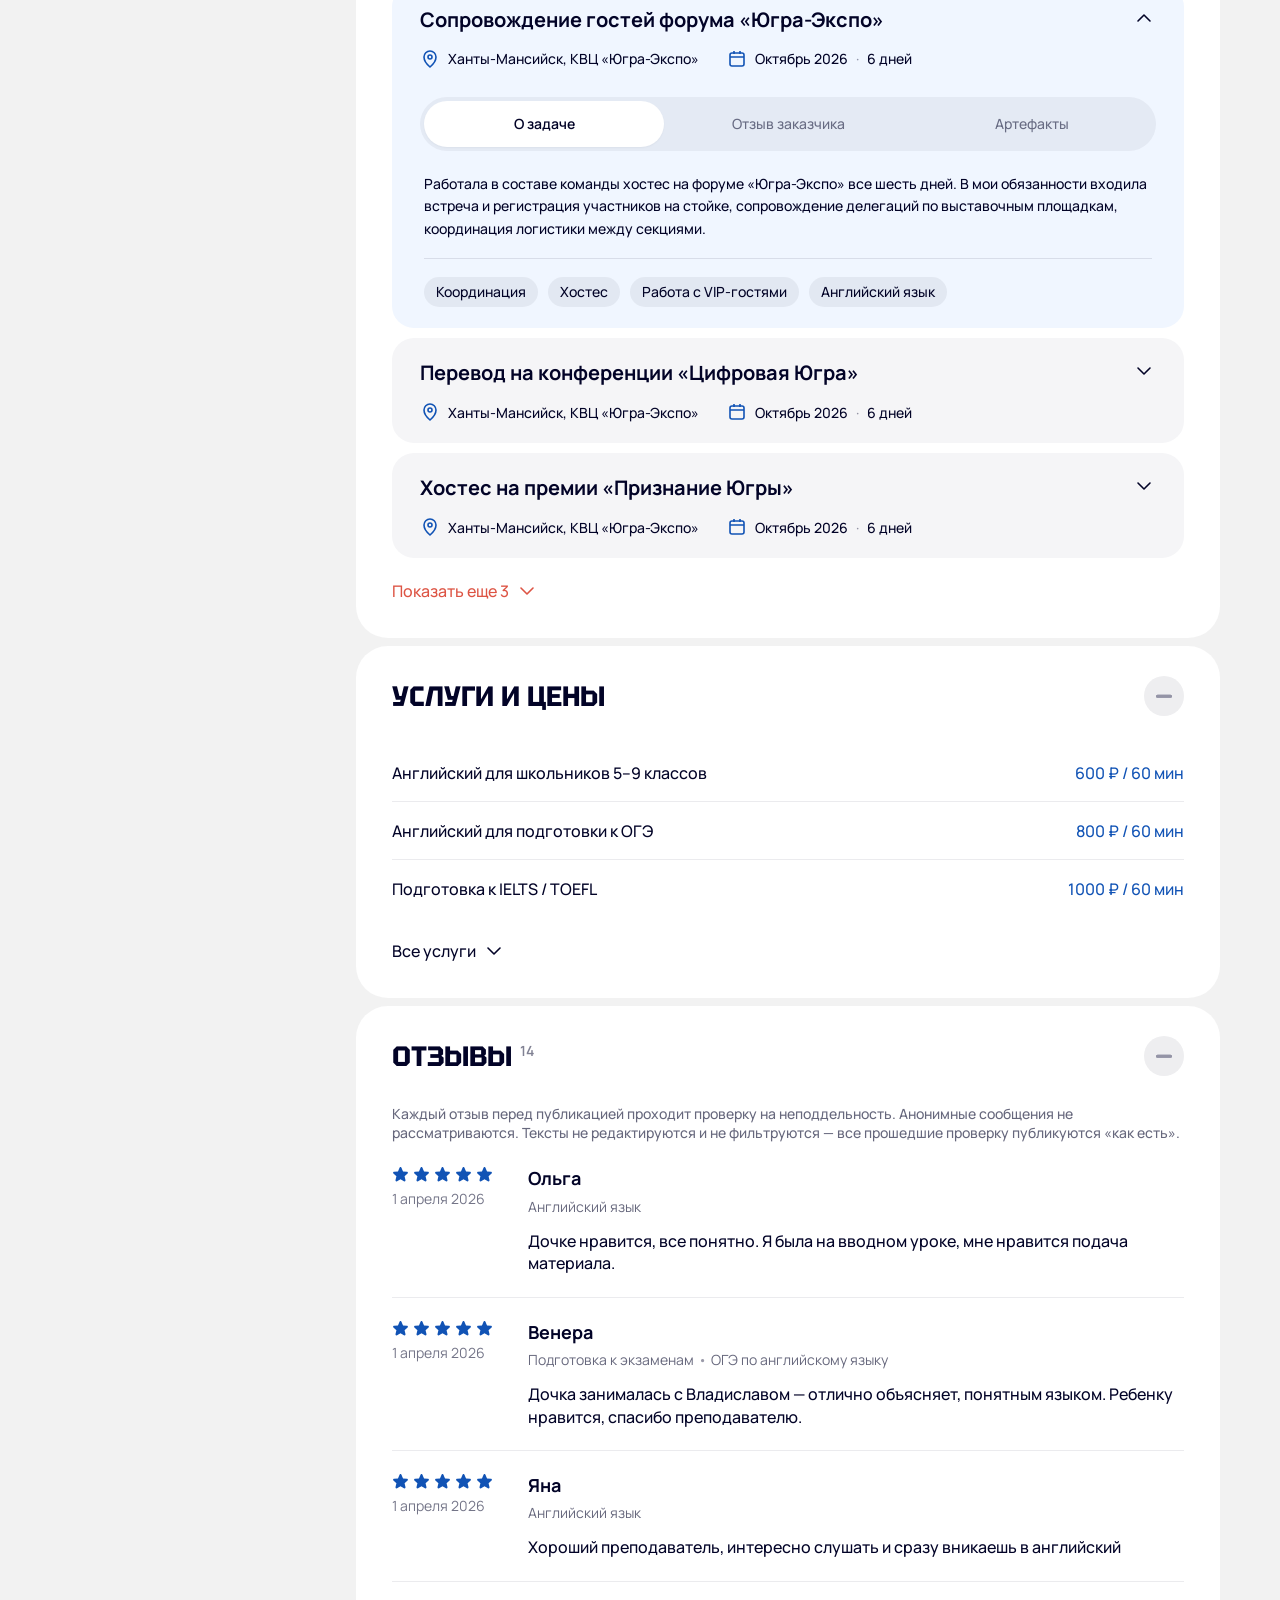
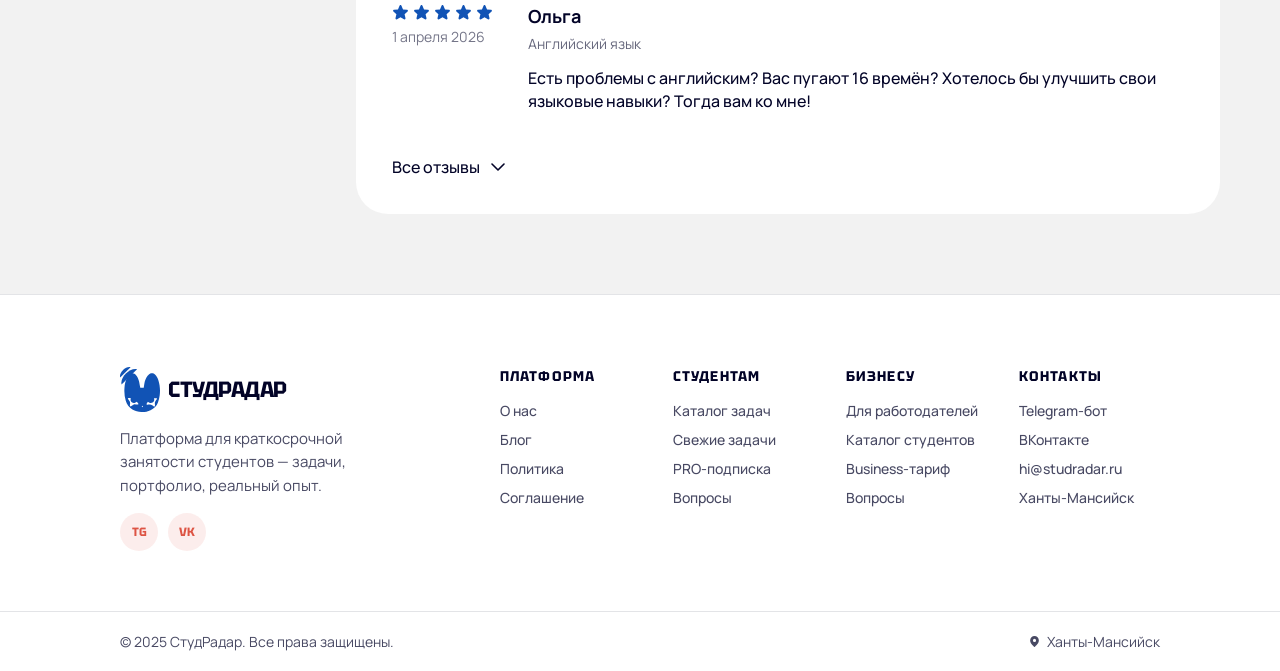
<file: student.html>
﻿<!doctype html>
<html lang="ru">
<head>
  <meta charset="utf-8" />
  <title>Профиль студента — СтудРадар</title>
  <meta name="viewport" content="width=device-width, initial-scale=1, viewport-fit=cover" />
  <link rel="preconnect" href="https://fonts.googleapis.com">
  <link rel="preconnect" href="https://fonts.gstatic.com" crossorigin>
  <link href="https://fonts.googleapis.com/css2?family=Manrope:wght@400;500;600;700&family=Tektur:wght@600;700&display=swap" rel="stylesheet">
  <link rel="stylesheet" href="styles.css" />
</head>
<body class="orange-theme profile-body" data-screen-label="06 Профиль студента">

<!-- ===== HEADER (Employer-logged) ===== -->
<header class="feed-header">
  <a href="index.html" class="feed-logo">
    <span class="feed-logo-mark"><img src="assets/logo.svg" alt=""/></span>
    <span class="feed-logo-text">СтудРадар</span>
  </a>

  <nav class="feed-nav" aria-label="Меню">
    <a href="#tasks" class="feed-chip">
      <svg class="feed-chip-icon" width="20" height="20" viewBox="0 0 256 256" fill="currentColor" fill-rule="evenodd" aria-hidden="true"><path d="M132,24A100.11,100.11,0,0,0,32,124v84.33A15.69,15.69,0,0,0,47.67,224H132a100,100,0,0,0,0-200Zm32,128H100a8,8,0,0,1,0-16h64a8,8,0,0,1,0,16Zm0-32H100a8,8,0,0,1,0-16h64a8,8,0,0,1,0,16Z"/></svg>
      <span>Мои задачи</span>
    </a>
    <a href="students.html" class="feed-chip is-active">
      <svg class="feed-chip-icon" width="20" height="20" viewBox="0 0 256 256" fill="currentColor" aria-hidden="true"><path d="M164.38,181.1a52,52,0,1,0-72.76,0,75.78,75.78,0,0,0-37.5,32.36,8,8,0,0,0,13.84,8.06A60,60,0,0,1,128,192h0a60,60,0,0,1,60.04,29.52,8,8,0,0,0,13.84-8.06A75.78,75.78,0,0,0,164.38,181.1ZM246.4,219.13a8,8,0,0,1-11,2.79,69.2,69.2,0,0,0-13.71-6.07,8,8,0,1,1,5.18-15.13,84.85,84.85,0,0,1,16.81,7.42A8,8,0,0,1,246.4,219.13ZM215.45,121.45a36,36,0,0,1-23.18,8.55,8,8,0,0,1,0-16,20,20,0,1,0-19.73-23.4,8,8,0,0,1-15.76-2.78A36.05,36.05,0,1,1,215.45,121.45ZM41.36,210.92a8,8,0,1,1-13.4-8.7,84.85,84.85,0,0,1,16.81-7.42,8,8,0,0,1,5.18,15.13,69.2,69.2,0,0,0-13.71,6.07,8,8,0,0,1-7.49-1.36ZM83.73,90.55a8,8,0,0,1-15.77,2.78A20,20,0,1,0,48.23,114h0a8,8,0,1,1,0,16A36,36,0,1,1,83.73,90.55Z"/></svg>
      <span>Студенты</span>
    </a>
    <a href="#chats" class="feed-chip">
      <svg class="feed-chip-icon" width="20" height="20" viewBox="0 0 256 256" fill="currentColor" fill-rule="evenodd" aria-hidden="true"><path d="M132,24A100.11,100.11,0,0,0,32,124v84.33A15.69,15.69,0,0,0,47.67,224H132a100,100,0,0,0,0-200Zm32,128H100a8,8,0,0,1,0-16h64a8,8,0,0,1,0,16Zm0-32H100a8,8,0,0,1,0-16h64a8,8,0,0,1,0,16Z"/></svg>
      <span>Чаты</span>
      <span class="feed-counter">3</span>
    </a>
    <a href="#wallet" class="feed-chip">
      <svg class="feed-chip-icon" width="20" height="20" viewBox="0 0 20 20" fill="currentColor" aria-hidden="true"><path d="M16.875 5.625H4.375C4.20924 5.625 4.05027 5.55915 3.93306 5.44194C3.81585 5.32473 3.75 5.16576 3.75 5C3.75 4.83424 3.81585 4.67527 3.93306 4.55806C4.05027 4.44085 4.20924 4.375 4.375 4.375H15C15.1658 4.375 15.3247 4.30915 15.4419 4.19194C15.5592 4.07473 15.625 3.91576 15.625 3.75C15.625 3.58424 15.5592 3.42527 15.4419 3.30806C15.3247 3.19085 15.1658 3.125 15 3.125H4.375C3.87772 3.125 3.40081 3.32254 3.04917 3.67417C2.69754 4.02581 2.5 4.50272 2.5 5V15C2.5 15.4973 2.69754 15.9742 3.04917 16.3258C3.40081 16.6775 3.87772 16.875 4.375 16.875H16.875C17.2065 16.875 17.5245 16.7433 17.7589 16.5089C17.9933 16.2745 18.125 15.9565 18.125 15.625V6.875C18.125 6.54348 17.9933 6.22554 17.7589 5.99112C17.5245 5.7567 17.2065 5.625 16.875 5.625ZM14.0625 11.875C13.8771 11.875 13.6958 11.82 13.5417 11.717C13.3875 11.614 13.2673 11.4676 13.1964 11.2963C13.1254 11.125 13.1068 10.9365 13.143 10.7546C13.1792 10.5727 13.2685 10.4057 13.3996 10.2746C13.5307 10.1435 13.6977 10.0542 13.8796 10.018C14.0615 9.98184 14.25 10.0004 14.4213 10.0714C14.5926 10.1423 14.739 10.2625 14.842 10.4167C14.945 10.5708 15 10.7521 15 10.9375C15 11.1861 14.9012 11.4246 14.7254 11.6004C14.5496 11.7762 14.3111 11.875 14.0625 11.875Z"/></svg>
      <span>Финансы</span>
    </a>
  </nav>

  <button type="button" class="feed-user" aria-haspopup="menu">
    <span class="feed-user-avatar"></span>
    <span class="feed-user-name">Владислав&nbsp;Г.</span>
    <svg class="feed-user-caret" width="20" height="20" viewBox="0 0 20 20" fill="none" aria-hidden="true"><path d="M5 8l5 5 5-5" stroke="currentColor" stroke-width="1.6" stroke-linecap="round" stroke-linejoin="round"/></svg>
  </button>
</header>

<!-- ===== PAGE ===== -->
<main class="profile-page">
  <a class="profile-back" href="students.html">
    <svg width="20" height="20" viewBox="0 0 20 20" fill="none" aria-hidden="true">
      <path d="M12 4 L6 10 L12 16" stroke="currentColor" stroke-width="1.6" stroke-linecap="round" stroke-linejoin="round"/>
    </svg>
    Все студенты
  </a>

  <div class="profile-layout">

    <!-- LEFT SIDEBAR NAV -->
    <aside class="profile-nav" aria-label="Разделы профиля">
      <a href="#about" class="profile-nav-item is-active">О студенте</a>
      <a href="#achievements" class="profile-nav-item">Достижения</a>
      <a href="#orders" class="profile-nav-item">
        <span>Выполненные заказы</span>
        <span class="profile-nav-num">18</span>
      </a>
      <a href="#services" class="profile-nav-item">Услуги и цены</a>
      <a href="#reviews" class="profile-nav-item">
        <span>Отзывы</span>
        <span class="profile-nav-num">60</span>
      </a>
    </aside>

    <!-- MAIN COLUMN -->
    <div class="profile-main">

      <!-- ===== HERO ===== -->
      <section class="profile-hero">
        <img class="profile-hero-photo" src="assets/student-photo.png" alt="Анастасия Александрова"/>
        <div class="profile-hero-actions">
          <button type="button" class="profile-icon-btn" aria-label="Поделиться">
            <svg width="28" height="28" viewBox="0 0 20 20" fill="currentColor" aria-hidden="true"><path d="M16.5632 15.6255C16.5633 16.036 16.4735 16.4416 16.3001 16.8137C16.1267 17.1858 15.874 17.5154 15.5597 17.7795C15.2454 18.0435 14.8771 18.2355 14.4806 18.3421C14.0842 18.4486 13.6692 18.467 13.2649 18.3961C12.8606 18.3252 12.4767 18.1667 12.1401 17.9316C11.8036 17.6965 11.5226 17.3906 11.3169 17.0354C11.1112 16.6801 10.9857 16.2842 10.9493 15.8753C10.9129 15.4664 10.9665 15.0545 11.1062 14.6685L6.96557 12.0084C6.57011 12.3963 6.06891 12.6588 5.52483 12.7629C4.98076 12.867 4.41804 12.8082 3.90729 12.5937C3.39653 12.3793 2.96048 12.0188 2.65383 11.5574C2.34718 11.0961 2.18359 10.5545 2.18359 10.0005C2.18359 9.4466 2.34718 8.90498 2.65383 8.44364C2.96048 7.98231 3.39653 7.6218 3.90729 7.40735C4.41804 7.1929 4.98076 7.13405 5.52483 7.23819C6.06891 7.34233 6.57011 7.60482 6.96557 7.99273L11.1062 5.33648C10.8691 4.68496 10.8804 3.96891 11.1378 3.32517C11.3953 2.68142 11.881 2.15512 12.502 1.84682C13.123 1.53852 13.8358 1.46985 14.5043 1.65392C15.1727 1.83799 15.7499 2.2619 16.1256 2.84465C16.5012 3.4274 16.649 4.12812 16.5406 4.81293C16.4323 5.49774 16.0754 6.11861 15.5382 6.55692C15.001 6.99522 14.3211 7.22022 13.6285 7.18893C12.9358 7.15763 12.279 6.87223 11.7835 6.38727L7.64292 9.04742C7.8667 9.66582 7.8667 10.3431 7.64292 10.9615L11.7835 13.6216C12.1789 13.2347 12.6795 12.973 13.2228 12.8692C13.7662 12.7654 14.328 12.824 14.8382 13.0379C15.3483 13.2518 15.7841 13.6114 16.0909 14.0716C16.3977 14.5319 16.562 15.0724 16.5632 15.6255Z"/></svg>
          </button>
          <button type="button" class="profile-icon-btn" aria-label="В избранное">
            <svg width="28" height="28" viewBox="0 0 20 20" fill="currentColor" aria-hidden="true"><path d="M18.75 7.34375C18.75 12.8125 10.6414 17.2391 10.2961 17.4219C10.2051 17.4708 10.1033 17.4965 10 17.4965C9.89665 17.4965 9.79492 17.4708 9.70391 17.4219C9.35859 17.2391 1.25 12.8125 1.25 7.34375C1.25145 6.05955 1.76223 4.82837 2.6703 3.9203C3.57837 3.01223 4.80955 2.50145 6.09375 2.5C7.70703 2.5 9.11953 3.19375 10 4.36641C10.8805 3.19375 12.293 2.5 13.9062 2.5C15.1904 2.50145 16.4216 3.01223 17.3297 3.9203C18.2378 4.82837 18.7486 6.05955 18.75 7.34375Z"/></svg>
          </button>
        </div>

        <div class="profile-hero-info">
          <div class="profile-badge">
            <img src="assets/SealCheck.svg" alt="" width="20" height="20"/>
            <span>Студенческий проверен</span>
            <svg width="14" height="8" viewBox="0 0 14 8" fill="none" aria-hidden="true">
              <path d="M1 1 L7 7 L13 1" stroke="currentColor" stroke-width="1.6" stroke-linecap="round" stroke-linejoin="round"/>
            </svg>
          </div>

          <h1 class="profile-name">Анастасия Александрова</h1>

          <div class="profile-rating">
            <span class="profile-rating-item">
              <img src="assets/Star.svg" alt="" width="20" height="20"/>
              <span class="profile-rating-num">4.9</span>
            </span>
            <span class="profile-rating-item">
              <img src="assets/ChatTeardropDots.svg" alt="" width="20" height="20"/>
              <span class="profile-rating-num">18 отзывов</span>
            </span>
          </div>

          <div class="profile-tags">
            <span class="profile-tag">Письменный перевод</span>
            <span class="profile-tag">Сопровождение иностранцев</span>
            <span class="profile-tag">Репетитор</span>
            <span class="profile-tag">Репетитор</span>
            <span class="profile-tag">Репетитор</span>
          </div>

          <div class="profile-hero-divider"></div>

          <div class="profile-meta">
            <span>Ханты-Мансийск</span>
            <span class="profile-meta-dot">·</span>
            <span>ЮГУ</span>
            <span class="profile-meta-dot">·</span>
            <span>Лингвистика, 3 курс</span>
          </div>
        </div>
      </section>

      <!-- ===== CTA STRIP ===== -->
      <section class="profile-cta">
        <button type="button" class="profile-btn profile-btn--primary">Предложить задачу</button>
        <button type="button" class="profile-btn profile-btn--secondary">Написать</button>
        <span class="profile-cta-note">Отвечает в течение<br><strong>2 часов</strong></span>
      </section>

      <!-- ===== ABOUT ===== -->
      <section class="profile-card" id="about">
        <header class="profile-card-head">
          <h2 class="profile-h2">О студенте</h2>
          <button type="button" class="profile-collapse" aria-label="Свернуть"></button>
        </header>
        <div class="profile-card-body">
          <p class="profile-bio">Учусь на третьем курсе лингвистики в ЮГУ, направление — перевод и переводоведение, английский язык. С первого курса работаю на форумах и конференциях в Ханты-Мансийске: переводила в режиме последовательного перевода, сопровождала делегации, выполняла хостес-функции на крупных событиях окружного уровня. Беру задачи в трёх направлениях: письменный перевод текстов общей и туристической тематики, устный последовательный перевод на встречах и переговорах, репетиторство по английскому для школьников 5–9 классов. До отклика на задачу обычно прошу прислать пример текста или короткое описание мероприятия, чтобы оценить, подходит ли мой уровень и будет ли результат полезен. Если вижу, что не справлюсь — честно говорю, не берусь ради опыта</p>

          <h3 class="profile-h3">Навыки</h3>
          <div class="profile-tags">
            <span class="profile-tag">Английский B2</span>
            <span class="profile-tag">Немецкий А2</span>
            <span class="profile-tag">Перевод субтитров</span>
            <span class="profile-tag">SmartCat</span>
          </div>
        </div>
      </section>

      <!-- ===== ACHIEVEMENTS ===== -->
      <section class="profile-card" id="achievements">
        <header class="profile-card-head">
          <h2 class="profile-h2">Достижения</h2>
          <button type="button" class="profile-collapse" aria-label="Свернуть"></button>
        </header>
        <div class="profile-card-body">
          <ul class="profile-list">
            <li><span class="profile-year">2026</span><span>Стажировка в туристско-информационном центре Югры</span></li>
            <li><span class="profile-year">2026</span><span>Курс «Синхронный перевод: вход в профессию», Лингваконтакт</span></li>
            <li><span class="profile-year">2025</span><span>Волонтёр-переводчик на чемпионате мира по ММА</span></li>
            <li><span class="profile-year">2024</span><span>Сертификат IELTS 7.5</span></li>
            <li><span class="profile-year">2022</span><span>II место на студенческой олимпиаде по устному переводу</span></li>
          </ul>
        </div>
      </section>

      <!-- ===== ORDERS ===== -->
      <section class="profile-card" id="orders">
        <header class="profile-card-head">
          <h2 class="profile-h2">Выполненные заказы<sup class="profile-h2-num">14</sup></h2>
          <button type="button" class="profile-collapse" aria-label="Свернуть"></button>
        </header>
        <div class="profile-card-body">
          <div class="profile-filter-row">
            <button type="button" class="profile-pill is-active">Все</button>
            <button type="button" class="profile-pill profile-pill--filled">
              <span>Ивенты</span><span class="profile-pill-num">6</span>
              <svg width="12" height="12" viewBox="0 0 12 12" aria-hidden="true"><path d="M2 2 L10 10 M10 2 L2 10" stroke="#fff" stroke-width="1.5" stroke-linecap="round"/></svg>
            </button>
            <button type="button" class="profile-pill">IT</button>
            <button type="button" class="profile-pill">SMM</button>
            <button type="button" class="profile-pill">дизайн</button>
          </div>

          <div class="profile-orders">
            <article class="profile-order is-open">
              <header class="profile-order-head">
                <div class="profile-order-headline">
                  <h3 class="profile-order-title">Сопровождение гостей форума «Югра-Экспо»</h3>
                  <div class="profile-order-meta">
                    <span class="profile-order-meta-item">
                      <svg width="20" height="20" viewBox="0 0 20 20" fill="none" stroke="#1153B5" stroke-width="1.6" aria-hidden="true"><path d="M10 18s6-5 6-10a6 6 0 1 0-12 0c0 5 6 10 6 10Z"/><circle cx="10" cy="8" r="2"/></svg>
                      Ханты-Мансийск, КВЦ «Югра-Экспо»
                    </span>
                    <span class="profile-order-meta-item">
                      <svg width="20" height="20" viewBox="0 0 20 20" fill="none" stroke="#1153B5" stroke-width="1.6" aria-hidden="true"><rect x="3" y="4" width="14" height="13" rx="2"/><path d="M3 8h14M7 2v3M13 2v3"/></svg>
                      Октябрь 2026 <span class="profile-meta-dot">·</span> 6 дней
                    </span>
                  </div>
                </div>
                <button type="button" class="profile-order-toggle" aria-label="Свернуть">
                  <svg width="24" height="24" viewBox="0 0 24 24" fill="none" aria-hidden="true"><path d="M6 15 L12 9 L18 15" stroke="#020327" stroke-width="1.6" stroke-linecap="round" stroke-linejoin="round"/></svg>
                </button>
              </header>

              <div class="profile-order-tabs" role="tablist">
                <button type="button" class="profile-tab is-active" data-tab="task">О задаче</button>
                <button type="button" class="profile-tab" data-tab="review">Отзыв заказчика</button>
                <button type="button" class="profile-tab" data-tab="artifacts">Артефакты</button>
              </div>

              <div class="profile-order-body">
                <div class="profile-tab-panel is-active" data-panel="task">
                  <p>Работала в составе команды хостес на форуме «Югра-Экспо» все шесть дней. В мои обязанности входила встреча и регистрация участников на стойке, сопровождение делегаций по выставочным площадкам, координация логистики между секциями.</p>
                  <hr class="profile-order-sep"/>
                  <div class="profile-tags profile-tags--sm">
                    <span class="profile-tag profile-tag--sm">Координация</span>
                    <span class="profile-tag profile-tag--sm">Хостес</span>
                    <span class="profile-tag profile-tag--sm">Работа с VIP-гостями</span>
                    <span class="profile-tag profile-tag--sm">Английский язык</span>
                  </div>
                </div>

                <div class="profile-tab-panel" data-panel="review">
                  <div class="profile-review-stars profile-review-stars--lg" aria-label="5 из 5">
                    <img src="assets/Star.svg" alt="" width="22" height="22"/>
                    <img src="assets/Star.svg" alt="" width="22" height="22"/>
                    <img src="assets/Star.svg" alt="" width="22" height="22"/>
                    <img src="assets/Star.svg" alt="" width="22" height="22"/>
                    <img src="assets/Star.svg" alt="" width="22" height="22"/>
                  </div>
                  <p class="profile-tab-review-text">Анна работала на форуме все шесть дней, сопровождала делегации из ХМАО, ЯНАО и Тюменской области. Хорошо ориентировалась в программе, корректно вела себя с гостями, оперативно решала бытовые вопросы. На английском общалась с делегацией из Казахстана — без проблем. Готовы пригласить снова на весеннюю сессию</p>
                  <hr class="profile-order-sep"/>
                  <div class="profile-review-author-row">
                    <span class="profile-review-author-logo" aria-hidden="true"></span>
                    <span class="profile-review-author-name">КВЦ «Югра-Экспо»</span>
                  </div>
                </div>

                <div class="profile-tab-panel" data-panel="artifacts">
                  <div class="profile-artifacts-row">
                    <button type="button" class="profile-artifacts-arrow profile-artifacts-arrow--left" aria-label="Назад">
                      <svg width="14" height="14" viewBox="0 0 14 14" fill="none" aria-hidden="true"><path d="M9 2 L4 7 L9 12" stroke="#020327" stroke-width="1.6" stroke-linecap="round" stroke-linejoin="round"/></svg>
                    </button>
                    <div class="profile-artifact profile-artifact--a"></div>
                    <div class="profile-artifact profile-artifact--b"></div>
                    <div class="profile-artifact profile-artifact--c"></div>
                    <button type="button" class="profile-artifacts-arrow profile-artifacts-arrow--right" aria-label="Вперёд">
                      <svg width="14" height="14" viewBox="0 0 14 14" fill="none" aria-hidden="true"><path d="M5 2 L10 7 L5 12" stroke="#020327" stroke-width="1.6" stroke-linecap="round" stroke-linejoin="round"/></svg>
                    </button>
                  </div>
                  <ul class="profile-files">
                    <li>
                      <span class="profile-file-icon" aria-hidden="true">
                        <svg width="18" height="20" viewBox="0 0 20 22" fill="none"><path d="M4 1h9l5 5v14a1 1 0 0 1-1 1H4a1 1 0 0 1-1-1V2a1 1 0 0 1 1-1Z" stroke="#1153B5" stroke-width="1.5"/><path d="M13 1v5h5" stroke="#1153B5" stroke-width="1.5"/></svg>
                      </span>
                      <span>Презентация программы форума.pdf</span>
                    </li>
                    <li>
                      <span class="profile-file-icon" aria-hidden="true">
                        <svg width="18" height="20" viewBox="0 0 20 22" fill="none"><path d="M4 1h9l5 5v14a1 1 0 0 1-1 1H4a1 1 0 0 1-1-1V2a1 1 0 0 1 1-1Z" stroke="#1153B5" stroke-width="1.5"/><path d="M13 1v5h5" stroke="#1153B5" stroke-width="1.5"/></svg>
                      </span>
                      <span>Список делегаций.pdf</span>
                    </li>
                  </ul>
                </div>
              </div>
            </article>

            <article class="profile-order">
              <header class="profile-order-head">
                <div class="profile-order-headline">
                  <h3 class="profile-order-title">Перевод на конференции «Цифровая Югра»</h3>
                  <div class="profile-order-meta">
                    <span class="profile-order-meta-item">
                      <svg width="20" height="20" viewBox="0 0 20 20" fill="none" stroke="#1153B5" stroke-width="1.6" aria-hidden="true"><path d="M10 18s6-5 6-10a6 6 0 1 0-12 0c0 5 6 10 6 10Z"/><circle cx="10" cy="8" r="2"/></svg>
                      Ханты-Мансийск, КВЦ «Югра-Экспо»
                    </span>
                    <span class="profile-order-meta-item">
                      <svg width="20" height="20" viewBox="0 0 20 20" fill="none" stroke="#1153B5" stroke-width="1.6" aria-hidden="true"><rect x="3" y="4" width="14" height="13" rx="2"/><path d="M3 8h14M7 2v3M13 2v3"/></svg>
                      Октябрь 2026 <span class="profile-meta-dot">·</span> 6 дней
                    </span>
                  </div>
                </div>
                <button type="button" class="profile-order-toggle" aria-label="Развернуть">
                  <svg width="24" height="24" viewBox="0 0 24 24" fill="none" aria-hidden="true"><path d="M6 15 L12 9 L18 15" stroke="#020327" stroke-width="1.6" stroke-linecap="round" stroke-linejoin="round"/></svg>
                </button>
              </header>

              <div class="profile-order-tabs" role="tablist">
                <button type="button" class="profile-tab is-active" data-tab="task">О задаче</button>
                <button type="button" class="profile-tab" data-tab="review">Отзыв заказчика</button>
                <button type="button" class="profile-tab" data-tab="artifacts">Артефакты</button>
              </div>

              <div class="profile-order-body">
                <div class="profile-tab-panel is-active" data-panel="task">
                  <p>Синхронный перевод пленарных сессий и последовательный перевод круглых столов на конференции «Цифровая Югра». Темы: ИИ в госуправлении, цифровая экономика региона, кибербезопасность.</p>
                  <hr class="profile-order-sep"/>
                  <div class="profile-tags profile-tags--sm">
                    <span class="profile-tag profile-tag--sm">Синхронный перевод</span>
                    <span class="profile-tag profile-tag--sm">Английский язык</span>
                    <span class="profile-tag profile-tag--sm">IT-тематика</span>
                    <span class="profile-tag profile-tag--sm">Конференция</span>
                  </div>
                </div>

                <div class="profile-tab-panel" data-panel="review">
                  <div class="profile-review-stars profile-review-stars--lg" aria-label="5 из 5">
                    <img src="assets/Star.svg" alt="" width="22" height="22"/>
                    <img src="assets/Star.svg" alt="" width="22" height="22"/>
                    <img src="assets/Star.svg" alt="" width="22" height="22"/>
                    <img src="assets/Star.svg" alt="" width="22" height="22"/>
                    <img src="assets/Star.svg" alt="" width="22" height="22"/>
                  </div>
                  <p class="profile-tab-review-text">Анна обеспечила синхронный перевод трёх пленарных сессий без единого срыва. Тематика была сложной — много специализированной IT-лексики, но качество перевода было на высшем уровне. Спикеры из Сингапура и ОАЭ остались довольны.</p>
                  <hr class="profile-order-sep"/>
                  <div class="profile-review-author-row">
                    <span class="profile-review-author-logo" aria-hidden="true"></span>
                    <span class="profile-review-author-name">Департамент информационных технологий ХМАО</span>
                  </div>
                </div>

                <div class="profile-tab-panel" data-panel="artifacts">
                  <ul class="profile-files">
                    <li>
                      <span class="profile-file-icon" aria-hidden="true">
                        <svg width="18" height="20" viewBox="0 0 20 22" fill="none"><path d="M4 1h9l5 5v14a1 1 0 0 1-1 1H4a1 1 0 0 1-1-1V2a1 1 0 0 1 1-1Z" stroke="#1153B5" stroke-width="1.5"/><path d="M13 1v5h5" stroke="#1153B5" stroke-width="1.5"/></svg>
                      </span>
                      <span>Программа конференции.pdf</span>
                    </li>
                    <li>
                      <span class="profile-file-icon" aria-hidden="true">
                        <svg width="18" height="20" viewBox="0 0 20 22" fill="none"><path d="M4 1h9l5 5v14a1 1 0 0 1-1 1H4a1 1 0 0 1-1-1V2a1 1 0 0 1 1-1Z" stroke="#1153B5" stroke-width="1.5"/><path d="M13 1v5h5" stroke="#1153B5" stroke-width="1.5"/></svg>
                      </span>
                      <span>Глоссарий IT-терминов.pdf</span>
                    </li>
                  </ul>
                </div>
              </div>
            </article>

            <article class="profile-order">
              <header class="profile-order-head">
                <div class="profile-order-headline">
                  <h3 class="profile-order-title">Хостес на премии «Признание Югры»</h3>
                  <div class="profile-order-meta">
                    <span class="profile-order-meta-item">
                      <svg width="20" height="20" viewBox="0 0 20 20" fill="none" stroke="#1153B5" stroke-width="1.6" aria-hidden="true"><path d="M10 18s6-5 6-10a6 6 0 1 0-12 0c0 5 6 10 6 10Z"/><circle cx="10" cy="8" r="2"/></svg>
                      Ханты-Мансийск, КВЦ «Югра-Экспо»
                    </span>
                    <span class="profile-order-meta-item">
                      <svg width="20" height="20" viewBox="0 0 20 20" fill="none" stroke="#1153B5" stroke-width="1.6" aria-hidden="true"><rect x="3" y="4" width="14" height="13" rx="2"/><path d="M3 8h14M7 2v3M13 2v3"/></svg>
                      Октябрь 2026 <span class="profile-meta-dot">·</span> 6 дней
                    </span>
                  </div>
                </div>
                <button type="button" class="profile-order-toggle" aria-label="Развернуть">
                  <svg width="24" height="24" viewBox="0 0 24 24" fill="none" aria-hidden="true"><path d="M6 15 L12 9 L18 15" stroke="#020327" stroke-width="1.6" stroke-linecap="round" stroke-linejoin="round"/></svg>
                </button>
              </header>

              <div class="profile-order-tabs" role="tablist">
                <button type="button" class="profile-tab is-active" data-tab="task">О задаче</button>
                <button type="button" class="profile-tab" data-tab="review">Отзыв заказчика</button>
                <button type="button" class="profile-tab" data-tab="artifacts">Артефакты</button>
              </div>

              <div class="profile-order-body">
                <div class="profile-tab-panel is-active" data-panel="task">
                  <p>Работала в команде хостес на церемонии вручения региональной премии «Признание Югры». Встречала лауреатов на красной дорожке, координировала выход на сцену, помогала с гардеробом VIP-гостям.</p>
                  <hr class="profile-order-sep"/>
                  <div class="profile-tags profile-tags--sm">
                    <span class="profile-tag profile-tag--sm">Хостес</span>
                    <span class="profile-tag profile-tag--sm">Координация</span>
                    <span class="profile-tag profile-tag--sm">Дресс-код</span>
                    <span class="profile-tag profile-tag--sm">Гостеприимство</span>
                  </div>
                </div>

                <div class="profile-tab-panel" data-panel="review">
                  <div class="profile-review-stars profile-review-stars--lg" aria-label="5 из 5">
                    <img src="assets/Star.svg" alt="" width="22" height="22"/>
                    <img src="assets/Star.svg" alt="" width="22" height="22"/>
                    <img src="assets/Star.svg" alt="" width="22" height="22"/>
                    <img src="assets/Star.svg" alt="" width="22" height="22"/>
                    <img src="assets/Star.svg" alt="" width="22" height="22"/>
                  </div>
                  <p class="profile-tab-review-text">Отличная работа. Анна выглядела безупречно, держалась с гостями уверенно и доброжелательно. Все лауреаты вышли на сцену вовремя — никаких задержек по нашему сектору.</p>
                  <hr class="profile-order-sep"/>
                  <div class="profile-review-author-row">
                    <span class="profile-review-author-logo" aria-hidden="true"></span>
                    <span class="profile-review-author-name">Премия «Признание Югры»</span>
                  </div>
                </div>

                <div class="profile-tab-panel" data-panel="artifacts">
                  <ul class="profile-files">
                    <li>
                      <span class="profile-file-icon" aria-hidden="true">
                        <svg width="18" height="20" viewBox="0 0 20 22" fill="none"><path d="M4 1h9l5 5v14a1 1 0 0 1-1 1H4a1 1 0 0 1-1-1V2a1 1 0 0 1 1-1Z" stroke="#1153B5" stroke-width="1.5"/><path d="M13 1v5h5" stroke="#1153B5" stroke-width="1.5"/></svg>
                      </span>
                      <span>Сценарий церемонии.pdf</span>
                    </li>
                  </ul>
                </div>
              </div>
            </article>

            <article class="profile-order is-hidden">
              <header class="profile-order-head">
                <div class="profile-order-headline">
                  <h3 class="profile-order-title">Помощник на бизнес-форуме «Югра-2026»</h3>
                  <div class="profile-order-meta">
                    <span class="profile-order-meta-item">
                      <svg width="20" height="20" viewBox="0 0 20 20" fill="none" stroke="#1153B5" stroke-width="1.6" aria-hidden="true"><path d="M10 18s6-5 6-10a6 6 0 1 0-12 0c0 5 6 10 6 10Z"/><circle cx="10" cy="8" r="2"/></svg>
                      Ханты-Мансийск, КВЦ «Югра-Экспо»
                    </span>
                    <span class="profile-order-meta-item">
                      <svg width="20" height="20" viewBox="0 0 20 20" fill="none" stroke="#1153B5" stroke-width="1.6" aria-hidden="true"><rect x="3" y="4" width="14" height="13" rx="2"/><path d="M3 8h14M7 2v3M13 2v3"/></svg>
                      Сентябрь 2026 <span class="profile-meta-dot">·</span> 4 дня
                    </span>
                  </div>
                </div>
                <button type="button" class="profile-order-toggle" aria-label="Развернуть">
                  <svg width="24" height="24" viewBox="0 0 24 24" fill="none" aria-hidden="true"><path d="M6 15 L12 9 L18 15" stroke="#020327" stroke-width="1.6" stroke-linecap="round" stroke-linejoin="round"/></svg>
                </button>
              </header>

              <div class="profile-order-tabs" role="tablist">
                <button type="button" class="profile-tab is-active" data-tab="task">О задаче</button>
                <button type="button" class="profile-tab" data-tab="review">Отзыв заказчика</button>
                <button type="button" class="profile-tab" data-tab="artifacts">Артефакты</button>
              </div>

              <div class="profile-order-body">
                <div class="profile-tab-panel is-active" data-panel="task">
                  <p>Работа в зоне регистрации участников бизнес-форума: выдача бейджей, навигация по площадке, помощь спикерам с подключением презентационного оборудования.</p>
                  <hr class="profile-order-sep"/>
                  <div class="profile-tags profile-tags--sm">
                    <span class="profile-tag profile-tag--sm">Регистрация</span>
                    <span class="profile-tag profile-tag--sm">Навигация</span>
                    <span class="profile-tag profile-tag--sm">Техподдержка</span>
                  </div>
                </div>

                <div class="profile-tab-panel" data-panel="review">
                  <div class="profile-review-stars profile-review-stars--lg" aria-label="5 из 5">
                    <img src="assets/Star.svg" alt="" width="22" height="22"/>
                    <img src="assets/Star.svg" alt="" width="22" height="22"/>
                    <img src="assets/Star.svg" alt="" width="22" height="22"/>
                    <img src="assets/Star.svg" alt="" width="22" height="22"/>
                    <img src="assets/Star.svg" alt="" width="22" height="22"/>
                  </div>
                  <p class="profile-tab-review-text">Очень собранная и внимательная. На стойке регистрации очередь не задерживалась, все участники получили бейджи в срок.</p>
                  <hr class="profile-order-sep"/>
                  <div class="profile-review-author-row">
                    <span class="profile-review-author-logo" aria-hidden="true"></span>
                    <span class="profile-review-author-name">Оргкомитет «Югра-2026»</span>
                  </div>
                </div>

                <div class="profile-tab-panel" data-panel="artifacts">
                  <ul class="profile-files">
                    <li>
                      <span class="profile-file-icon" aria-hidden="true">
                        <svg width="18" height="20" viewBox="0 0 20 22" fill="none"><path d="M4 1h9l5 5v14a1 1 0 0 1-1 1H4a1 1 0 0 1-1-1V2a1 1 0 0 1 1-1Z" stroke="#1153B5" stroke-width="1.5"/><path d="M13 1v5h5" stroke="#1153B5" stroke-width="1.5"/></svg>
                      </span>
                      <span>Список спикеров.pdf</span>
                    </li>
                  </ul>
                </div>
              </div>
            </article>

            <article class="profile-order is-hidden">
              <header class="profile-order-head">
                <div class="profile-order-headline">
                  <h3 class="profile-order-title">Регистратор на форуме молодых предпринимателей</h3>
                  <div class="profile-order-meta">
                    <span class="profile-order-meta-item">
                      <svg width="20" height="20" viewBox="0 0 20 20" fill="none" stroke="#1153B5" stroke-width="1.6" aria-hidden="true"><path d="M10 18s6-5 6-10a6 6 0 1 0-12 0c0 5 6 10 6 10Z"/><circle cx="10" cy="8" r="2"/></svg>
                      Сургут, КЦ «Энергетик»
                    </span>
                    <span class="profile-order-meta-item">
                      <svg width="20" height="20" viewBox="0 0 20 20" fill="none" stroke="#1153B5" stroke-width="1.6" aria-hidden="true"><rect x="3" y="4" width="14" height="13" rx="2"/><path d="M3 8h14M7 2v3M13 2v3"/></svg>
                      Май 2026 <span class="profile-meta-dot">·</span> 3 дня
                    </span>
                  </div>
                </div>
                <button type="button" class="profile-order-toggle" aria-label="Развернуть">
                  <svg width="24" height="24" viewBox="0 0 24 24" fill="none" aria-hidden="true"><path d="M6 15 L12 9 L18 15" stroke="#020327" stroke-width="1.6" stroke-linecap="round" stroke-linejoin="round"/></svg>
                </button>
              </header>

              <div class="profile-order-tabs" role="tablist">
                <button type="button" class="profile-tab is-active" data-tab="task">О задаче</button>
                <button type="button" class="profile-tab" data-tab="review">Отзыв заказчика</button>
                <button type="button" class="profile-tab" data-tab="artifacts">Артефакты</button>
              </div>

              <div class="profile-order-body">
                <div class="profile-tab-panel is-active" data-panel="task">
                  <p>Регистрация участников и спикеров форума молодых предпринимателей. Работа в системе электронных пропусков, выдача стартовых пакетов, ответы на вопросы по программе.</p>
                  <hr class="profile-order-sep"/>
                  <div class="profile-tags profile-tags--sm">
                    <span class="profile-tag profile-tag--sm">Регистрация</span>
                    <span class="profile-tag profile-tag--sm">CRM</span>
                    <span class="profile-tag profile-tag--sm">Клиентский сервис</span>
                  </div>
                </div>

                <div class="profile-tab-panel" data-panel="review">
                  <div class="profile-review-stars profile-review-stars--lg" aria-label="5 из 5">
                    <img src="assets/Star.svg" alt="" width="22" height="22"/>
                    <img src="assets/Star.svg" alt="" width="22" height="22"/>
                    <img src="assets/Star.svg" alt="" width="22" height="22"/>
                    <img src="assets/Star.svg" alt="" width="22" height="22"/>
                    <img src="assets/Star.svg" alt="" width="22" height="22"/>
                  </div>
                  <p class="profile-tab-review-text">Быстро освоила нашу CRM, вежливо общалась с участниками. Хорошо справлялась в часы пиковой нагрузки.</p>
                  <hr class="profile-order-sep"/>
                  <div class="profile-review-author-row">
                    <span class="profile-review-author-logo" aria-hidden="true"></span>
                    <span class="profile-review-author-name">Фонд поддержки предпринимательства Югры</span>
                  </div>
                </div>

                <div class="profile-tab-panel" data-panel="artifacts">
                  <ul class="profile-files">
                    <li>
                      <span class="profile-file-icon" aria-hidden="true">
                        <svg width="18" height="20" viewBox="0 0 20 22" fill="none"><path d="M4 1h9l5 5v14a1 1 0 0 1-1 1H4a1 1 0 0 1-1-1V2a1 1 0 0 1 1-1Z" stroke="#1153B5" stroke-width="1.5"/><path d="M13 1v5h5" stroke="#1153B5" stroke-width="1.5"/></svg>
                      </span>
                      <span>Инструкция регистратора.pdf</span>
                    </li>
                  </ul>
                </div>
              </div>
            </article>

            <article class="profile-order is-hidden">
              <header class="profile-order-head">
                <div class="profile-order-headline">
                  <h3 class="profile-order-title">Координатор зоны «Технопарк» на IT-фестивале</h3>
                  <div class="profile-order-meta">
                    <span class="profile-order-meta-item">
                      <svg width="20" height="20" viewBox="0 0 20 20" fill="none" stroke="#1153B5" stroke-width="1.6" aria-hidden="true"><path d="M10 18s6-5 6-10a6 6 0 1 0-12 0c0 5 6 10 6 10Z"/><circle cx="10" cy="8" r="2"/></svg>
                      Ханты-Мансийск, Технопарк Югры
                    </span>
                    <span class="profile-order-meta-item">
                      <svg width="20" height="20" viewBox="0 0 20 20" fill="none" stroke="#1153B5" stroke-width="1.6" aria-hidden="true"><rect x="3" y="4" width="14" height="13" rx="2"/><path d="M3 8h14M7 2v3M13 2v3"/></svg>
                      Март 2026 <span class="profile-meta-dot">·</span> 2 дня
                    </span>
                  </div>
                </div>
                <button type="button" class="profile-order-toggle" aria-label="Развернуть">
                  <svg width="24" height="24" viewBox="0 0 24 24" fill="none" aria-hidden="true"><path d="M6 15 L12 9 L18 15" stroke="#020327" stroke-width="1.6" stroke-linecap="round" stroke-linejoin="round"/></svg>
                </button>
              </header>

              <div class="profile-order-tabs" role="tablist">
                <button type="button" class="profile-tab is-active" data-tab="task">О задаче</button>
                <button type="button" class="profile-tab" data-tab="review">Отзыв заказчика</button>
                <button type="button" class="profile-tab" data-tab="artifacts">Артефакты</button>
              </div>

              <div class="profile-order-body">
                <div class="profile-tab-panel is-active" data-panel="task">
                  <p>Координация работы стендов резидентов технопарка на IT-фестивале: расписание презентаций, помощь с демонстрационным оборудованием, перевод для англоязычных гостей.</p>
                  <hr class="profile-order-sep"/>
                  <div class="profile-tags profile-tags--sm">
                    <span class="profile-tag profile-tag--sm">Координация стендов</span>
                    <span class="profile-tag profile-tag--sm">Английский язык</span>
                    <span class="profile-tag profile-tag--sm">IT-тематика</span>
                  </div>
                </div>

                <div class="profile-tab-panel" data-panel="review">
                  <div class="profile-review-stars profile-review-stars--lg" aria-label="5 из 5">
                    <img src="assets/Star.svg" alt="" width="22" height="22"/>
                    <img src="assets/Star.svg" alt="" width="22" height="22"/>
                    <img src="assets/Star.svg" alt="" width="22" height="22"/>
                    <img src="assets/Star.svg" alt="" width="22" height="22"/>
                    <img src="assets/Star.svg" alt="" width="22" height="22"/>
                  </div>
                  <p class="profile-tab-review-text">Анна — отличный координатор. Все 12 стендов нашей зоны работали по графику, презентации шли точно по таймингу.</p>
                  <hr class="profile-order-sep"/>
                  <div class="profile-review-author-row">
                    <span class="profile-review-author-logo" aria-hidden="true"></span>
                    <span class="profile-review-author-name">Технопарк Югры</span>
                  </div>
                </div>

                <div class="profile-tab-panel" data-panel="artifacts">
                  <ul class="profile-files">
                    <li>
                      <span class="profile-file-icon" aria-hidden="true">
                        <svg width="18" height="20" viewBox="0 0 20 22" fill="none"><path d="M4 1h9l5 5v14a1 1 0 0 1-1 1H4a1 1 0 0 1-1-1V2a1 1 0 0 1 1-1Z" stroke="#1153B5" stroke-width="1.5"/><path d="M13 1v5h5" stroke="#1153B5" stroke-width="1.5"/></svg>
                      </span>
                      <span>Карта стендов.pdf</span>
                    </li>
                  </ul>
                </div>
              </div>
            </article>
          </div>

          <div class="profile-orders-more">
            <a href="#" class="profile-more profile-more--accent profile-orders-show">
              <span class="profile-more-label">Показать еще 3</span>
              <svg width="20" height="8" viewBox="0 0 14 8" fill="none" aria-hidden="true"><path d="M1 1 L7 7 L13 1" stroke="currentColor" stroke-width="1.6" stroke-linecap="round" stroke-linejoin="round"/></svg>
            </a>
            <a href="#" class="profile-more profile-more--muted profile-orders-collapse" hidden>
              Свернуть все
              <svg width="20" height="8" viewBox="0 0 14 8" fill="none" aria-hidden="true"><path d="M1 7 L7 1 L13 7" stroke="currentColor" stroke-width="1.6" stroke-linecap="round" stroke-linejoin="round"/></svg>
            </a>
          </div>
        </div>
      </section>

      <!-- ===== SERVICES ===== -->
      <section class="profile-card" id="services">
        <header class="profile-card-head">
          <h2 class="profile-h2">Услуги и цены</h2>
          <button type="button" class="profile-collapse" aria-label="Свернуть"></button>
        </header>
        <div class="profile-card-body">
          <ul class="profile-services">
            <li>
              <span class="profile-service-name">Английский для школьников 5–9 классов</span>
              <span class="profile-service-price">600&nbsp;₽ / 60&nbsp;мин</span>
            </li>
            <li>
              <span class="profile-service-name">Английский для подготовки к ОГЭ</span>
              <span class="profile-service-price">800&nbsp;₽ / 60&nbsp;мин</span>
            </li>
            <li>
              <span class="profile-service-name">Подготовка к IELTS / TOEFL</span>
              <span class="profile-service-price">1000&nbsp;₽ / 60&nbsp;мин</span>
            </li>
          </ul>
          <a href="#" class="profile-more">
            Все услуги
            <svg width="20" height="8" viewBox="0 0 14 8" fill="none" aria-hidden="true"><path d="M1 1 L7 7 L13 1" stroke="currentColor" stroke-width="1.6" stroke-linecap="round" stroke-linejoin="round"/></svg>
          </a>
        </div>
      </section>

      <!-- ===== REVIEWS ===== -->
      <section class="profile-card" id="reviews">
        <header class="profile-card-head">
          <h2 class="profile-h2">Отзывы<sup class="profile-h2-num">14</sup></h2>
          <button type="button" class="profile-collapse" aria-label="Свернуть"></button>
        </header>
        <div class="profile-card-body">
          <p class="profile-reviews-notice">Каждый отзыв перед публикацией проходит проверку на неподдельность. Анонимные сообщения не рассматриваются. Тексты не редактируются и не фильтруются — все прошедшие проверку публикуются «как есть».</p>

          <div class="profile-reviews">
            <article class="profile-review">
              <div class="profile-review-side">
                <div class="profile-review-stars" aria-label="5 из 5">
                  <img src="assets/Star.svg" alt="" width="17" height="17"/>
                  <img src="assets/Star.svg" alt="" width="17" height="17"/>
                  <img src="assets/Star.svg" alt="" width="17" height="17"/>
                  <img src="assets/Star.svg" alt="" width="17" height="17"/>
                  <img src="assets/Star.svg" alt="" width="17" height="17"/>
                </div>
                <div class="profile-review-date">1 апреля 2026</div>
              </div>
              <div class="profile-review-body">
                <div class="profile-review-author">Ольга</div>
                <div class="profile-review-topic">Английский язык</div>
                <p class="profile-review-text">Дочке нравится, все понятно. Я была на вводном уроке, мне нравится подача материала.</p>
              </div>
            </article>

            <article class="profile-review">
              <div class="profile-review-side">
                <div class="profile-review-stars" aria-label="5 из 5">
                  <img src="assets/Star.svg" alt="" width="17" height="17"/>
                  <img src="assets/Star.svg" alt="" width="17" height="17"/>
                  <img src="assets/Star.svg" alt="" width="17" height="17"/>
                  <img src="assets/Star.svg" alt="" width="17" height="17"/>
                  <img src="assets/Star.svg" alt="" width="17" height="17"/>
                </div>
                <div class="profile-review-date">1 апреля 2026</div>
              </div>
              <div class="profile-review-body">
                <div class="profile-review-author">Венера</div>
                <div class="profile-review-topic">Подготовка к экзаменам<span class="profile-meta-dot">•</span>ОГЭ по английскому языку</div>
                <p class="profile-review-text">Дочка занималась с Владиславом — отлично объясняет, понятным языком. Ребенку нравится, спасибо преподавателю.</p>
              </div>
            </article>

            <article class="profile-review">
              <div class="profile-review-side">
                <div class="profile-review-stars" aria-label="5 из 5">
                  <img src="assets/Star.svg" alt="" width="17" height="17"/>
                  <img src="assets/Star.svg" alt="" width="17" height="17"/>
                  <img src="assets/Star.svg" alt="" width="17" height="17"/>
                  <img src="assets/Star.svg" alt="" width="17" height="17"/>
                  <img src="assets/Star.svg" alt="" width="17" height="17"/>
                </div>
                <div class="profile-review-date">1 апреля 2026</div>
              </div>
              <div class="profile-review-body">
                <div class="profile-review-author">Яна</div>
                <div class="profile-review-topic">Английский язык</div>
                <p class="profile-review-text">Хороший преподаватель, интересно слушать и сразу вникаешь в английский</p>
              </div>
            </article>

            <article class="profile-review">
              <div class="profile-review-side">
                <div class="profile-review-stars" aria-label="5 из 5">
                  <img src="assets/Star.svg" alt="" width="17" height="17"/>
                  <img src="assets/Star.svg" alt="" width="17" height="17"/>
                  <img src="assets/Star.svg" alt="" width="17" height="17"/>
                  <img src="assets/Star.svg" alt="" width="17" height="17"/>
                  <img src="assets/Star.svg" alt="" width="17" height="17"/>
                </div>
                <div class="profile-review-date">1 апреля 2026</div>
              </div>
              <div class="profile-review-body">
                <div class="profile-review-author">Ольга</div>
                <div class="profile-review-topic">Английский язык</div>
                <p class="profile-review-text">Есть проблемы с английским? Вас пугают 16 времён? Хотелось бы улучшить свои языковые навыки? Тогда вам ко мне!</p>
              </div>
            </article>
          </div>

          <a href="#" class="profile-more">
            Все отзывы
            <svg width="20" height="8" viewBox="0 0 14 8" fill="none" aria-hidden="true"><path d="M1 1 L7 7 L13 1" stroke="currentColor" stroke-width="1.6" stroke-linecap="round" stroke-linejoin="round"/></svg>
          </a>
        </div>
      </section>

    </div>
  </div>
</main>

<!-- ===== FOOTER ===== -->
<footer class="footer">
  <div class="footer-top">
    <div class="footer-brand">
      <a href="index.html" class="logo">
        <span class="logo-mark"><img src="assets/logo.svg" alt=""/></span>СТУДРАДАР
      </a>
      <p class="footer-tagline">Платформа для краткосрочной занятости студентов — задачи, портфолио, реальный опыт.</p>
      <div class="footer-social">
        <a href="#tg" title="Telegram">TG</a>
        <a href="#vk" title="ВКонтакте">VK</a>
      </div>
    </div>
    <div class="footer-cols">
      <div class="footer-col">
        <div class="footer-col-title">Платформа</div>
        <a href="#about">О нас</a>
        <a href="#blog">Блог</a>
        <a href="#policy">Политика</a>
        <a href="#terms">Соглашение</a>
      </div>
      <div class="footer-col">
        <div class="footer-col-title">Студентам</div>
        <a href="catalog.html">Каталог задач</a>
        <a href="index.html#tasks">Свежие задачи</a>
        <a href="index.html#pro">PRO-подписка</a>
        <a href="index.html#faq">Вопросы</a>
      </div>
      <div class="footer-col">
        <div class="footer-col-title">Бизнесу</div>
        <a href="employer.html">Для работодателей</a>
        <a href="students.html">Каталог студентов</a>
        <a href="employer.html#pro">Business-тариф</a>
        <a href="employer.html#faq">Вопросы</a>
      </div>
      <div class="footer-col">
        <div class="footer-col-title">Контакты</div>
        <a href="#tg">Telegram-бот</a>
        <a href="#vk">ВКонтакте</a>
        <a href="mailto:hi@studradar.ru">hi@studradar.ru</a>
        <a href="#location">Ханты-Мансийск</a>
      </div>
    </div>
  </div>
  <div class="footer-bottom">
    <span class="footer-copy">© 2025 СтудРадар. Все права защищены.</span>
    <span class="footer-city">
      <svg width="13" height="13" viewBox="0 0 20 20" fill="currentColor"><path d="M10 1.6a6.7 6.7 0 0 0-6.7 6.7c0 5 6.7 10.1 6.7 10.1s6.7-5.1 6.7-10.1A6.7 6.7 0 0 0 10 1.6Zm0 9.1a2.4 2.4 0 1 1 0-4.8 2.4 2.4 0 0 1 0 4.8Z"/></svg>
      Ханты-Мансийск
    </span>
  </div>
</footer>

<script>
(function() {
  var toggle = document.querySelector('.toggle');
  if (toggle) {
    var pill = toggle.querySelector('.toggle-pill');
    var links = Array.prototype.slice.call(toggle.querySelectorAll('a'));
    function movePill(link, instant) {
      var tRect = toggle.getBoundingClientRect();
      var lRect = link.getBoundingClientRect();
      var x = lRect.left - tRect.left - 6;
      if (instant) { pill.style.transition = 'none'; pill.offsetHeight; }
      pill.style.width = lRect.width + 'px';
      pill.style.transform = 'translateX(' + x + 'px)';
      if (instant) { pill.offsetHeight; pill.style.transition = ''; }
    }
    var active = toggle.querySelector('a.active');
    if (active) movePill(active, true);
    window.addEventListener('resize', function() { var a = toggle.querySelector('a.active'); if (a) movePill(a, true); });
    links.forEach(function(link) {
      link.addEventListener('click', function(e) {
        var href = this.getAttribute('href');
        if (!href || href.startsWith('#')) return;
        links.forEach(function(l) { l.classList.remove('active'); });
        this.classList.add('active');
        movePill(this, false);
        e.preventDefault();
        setTimeout(function() { window.location.href = href; }, 440);
      });
    });
  }
})();
(function(){
  var header = document.querySelector('.header');
  var lastY = 0;
  window.addEventListener('scroll', function(){
    var y = window.scrollY;
    if (y > lastY && y > 80) header.classList.add('header--hidden');
    else header.classList.remove('header--hidden');
    lastY = y;
  }, {passive: true});
})();

// Sidebar nav: highlight on click
(function(){
  var navItems = document.querySelectorAll('.profile-nav-item');
  navItems.forEach(function(item){
    item.addEventListener('click', function(){
      navItems.forEach(function(n){ n.classList.remove('is-active'); });
      this.classList.add('is-active');
    });
  });
})();

// Card collapse: plus button toggles whole card body
(function(){
  document.querySelectorAll('.profile-collapse').forEach(function(btn){
    btn.addEventListener('click', function(){
      var card = btn.closest('.profile-card');
      if (!card) return;
      card.classList.toggle('is-collapsed');
      btn.setAttribute('aria-label', card.classList.contains('is-collapsed') ? 'Развернуть' : 'Свернуть');
    });
  });
})();

// Order toggle: clicking anywhere on the header expands/collapses an order card
(function(){
  document.querySelectorAll('.profile-order-head').forEach(function(head){
    head.addEventListener('click', function(){
      var order = head.closest('.profile-order');
      if (!order) return;
      order.classList.toggle('is-open');
      var btn = head.querySelector('.profile-order-toggle');
      if (btn) btn.setAttribute('aria-label', order.classList.contains('is-open') ? 'Свернуть' : 'Развернуть');
    });
  });
})();

// Orders show-more / collapse-all
(function(){
  document.querySelectorAll('.profile-orders').forEach(function(list){
    var wrap = list.parentElement.querySelector('.profile-orders-more');
    if (!wrap) return;
    var showLink = wrap.querySelector('.profile-orders-show');
    var collapseLink = wrap.querySelector('.profile-orders-collapse');
    var step = 3;
    var initial = 3;

    function update(){
      var hidden = list.querySelectorAll('.profile-order.is-hidden');
      var visible = list.querySelectorAll('.profile-order:not(.is-hidden)');
      if (showLink) {
        if (hidden.length === 0) {
          showLink.hidden = true;
        } else {
          showLink.hidden = false;
          var n = Math.min(step, hidden.length);
          var label = showLink.querySelector('.profile-more-label');
          if (label) label.textContent = 'Показать еще ' + n;
        }
      }
      if (collapseLink) collapseLink.hidden = (visible.length <= initial);
    }

    if (showLink) {
      showLink.addEventListener('click', function(e){
        e.preventDefault();
        var hidden = list.querySelectorAll('.profile-order.is-hidden');
        for (var i = 0; i < step && i < hidden.length; i++) {
          hidden[i].classList.remove('is-hidden');
        }
        update();
      });
    }
    if (collapseLink) {
      collapseLink.addEventListener('click', function(e){
        e.preventDefault();
        var orders = list.querySelectorAll('.profile-order');
        orders.forEach(function(o, idx){
          if (idx >= initial) o.classList.add('is-hidden');
          o.classList.remove('is-open');
        });
        update();
      });
    }

    update();
  });
})();

// Order tabs: switch panels
(function(){
  document.querySelectorAll('.profile-order').forEach(function(order){
    var tabs = order.querySelectorAll('.profile-tab');
    var panels = order.querySelectorAll('.profile-tab-panel');
    tabs.forEach(function(tab){
      tab.addEventListener('click', function(){
        tabs.forEach(function(t){ t.classList.remove('is-active'); });
        panels.forEach(function(p){ p.classList.remove('is-active'); });
        tab.classList.add('is-active');
        var name = tab.getAttribute('data-tab');
        var panel = order.querySelector('.profile-tab-panel[data-panel="' + name + '"]');
        if (panel) panel.classList.add('is-active');
      });
    });
  });
})();
</script>
<script src="registration.js"></script>
</body>
</html>
</file>
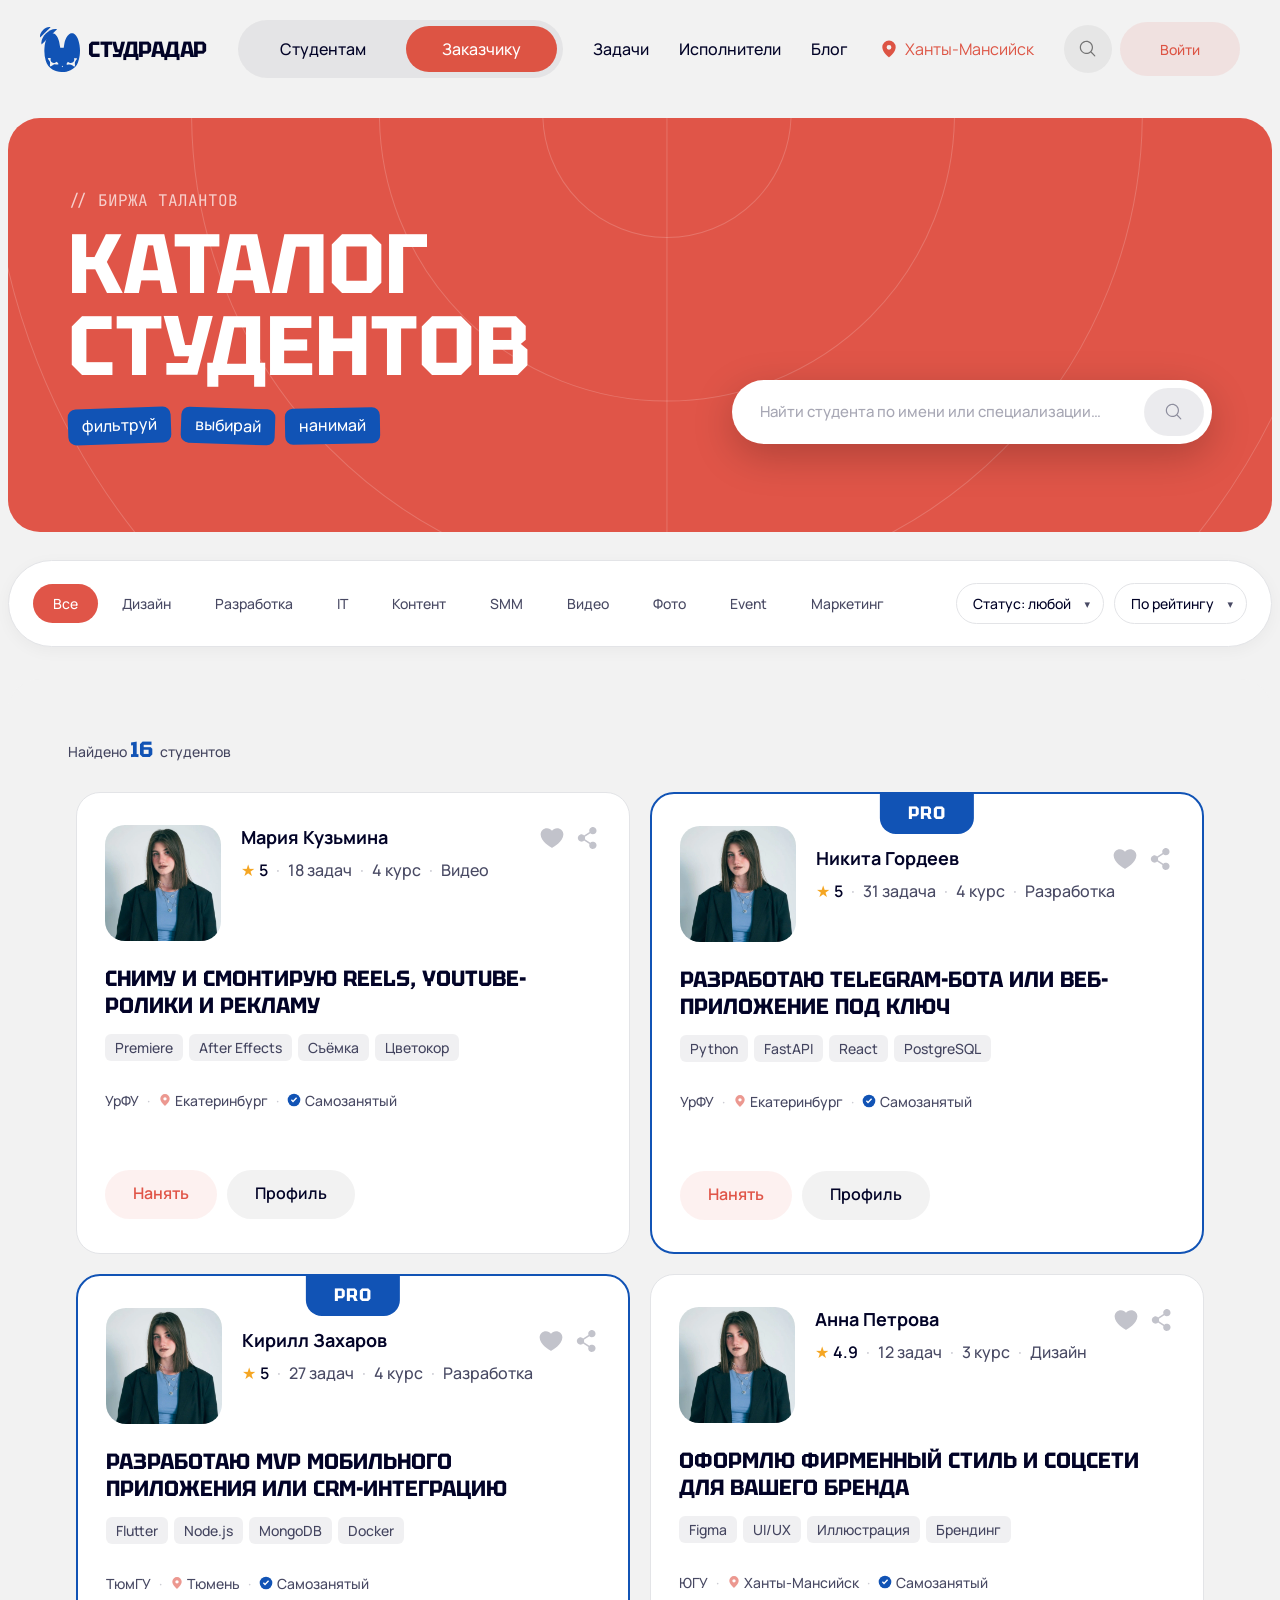
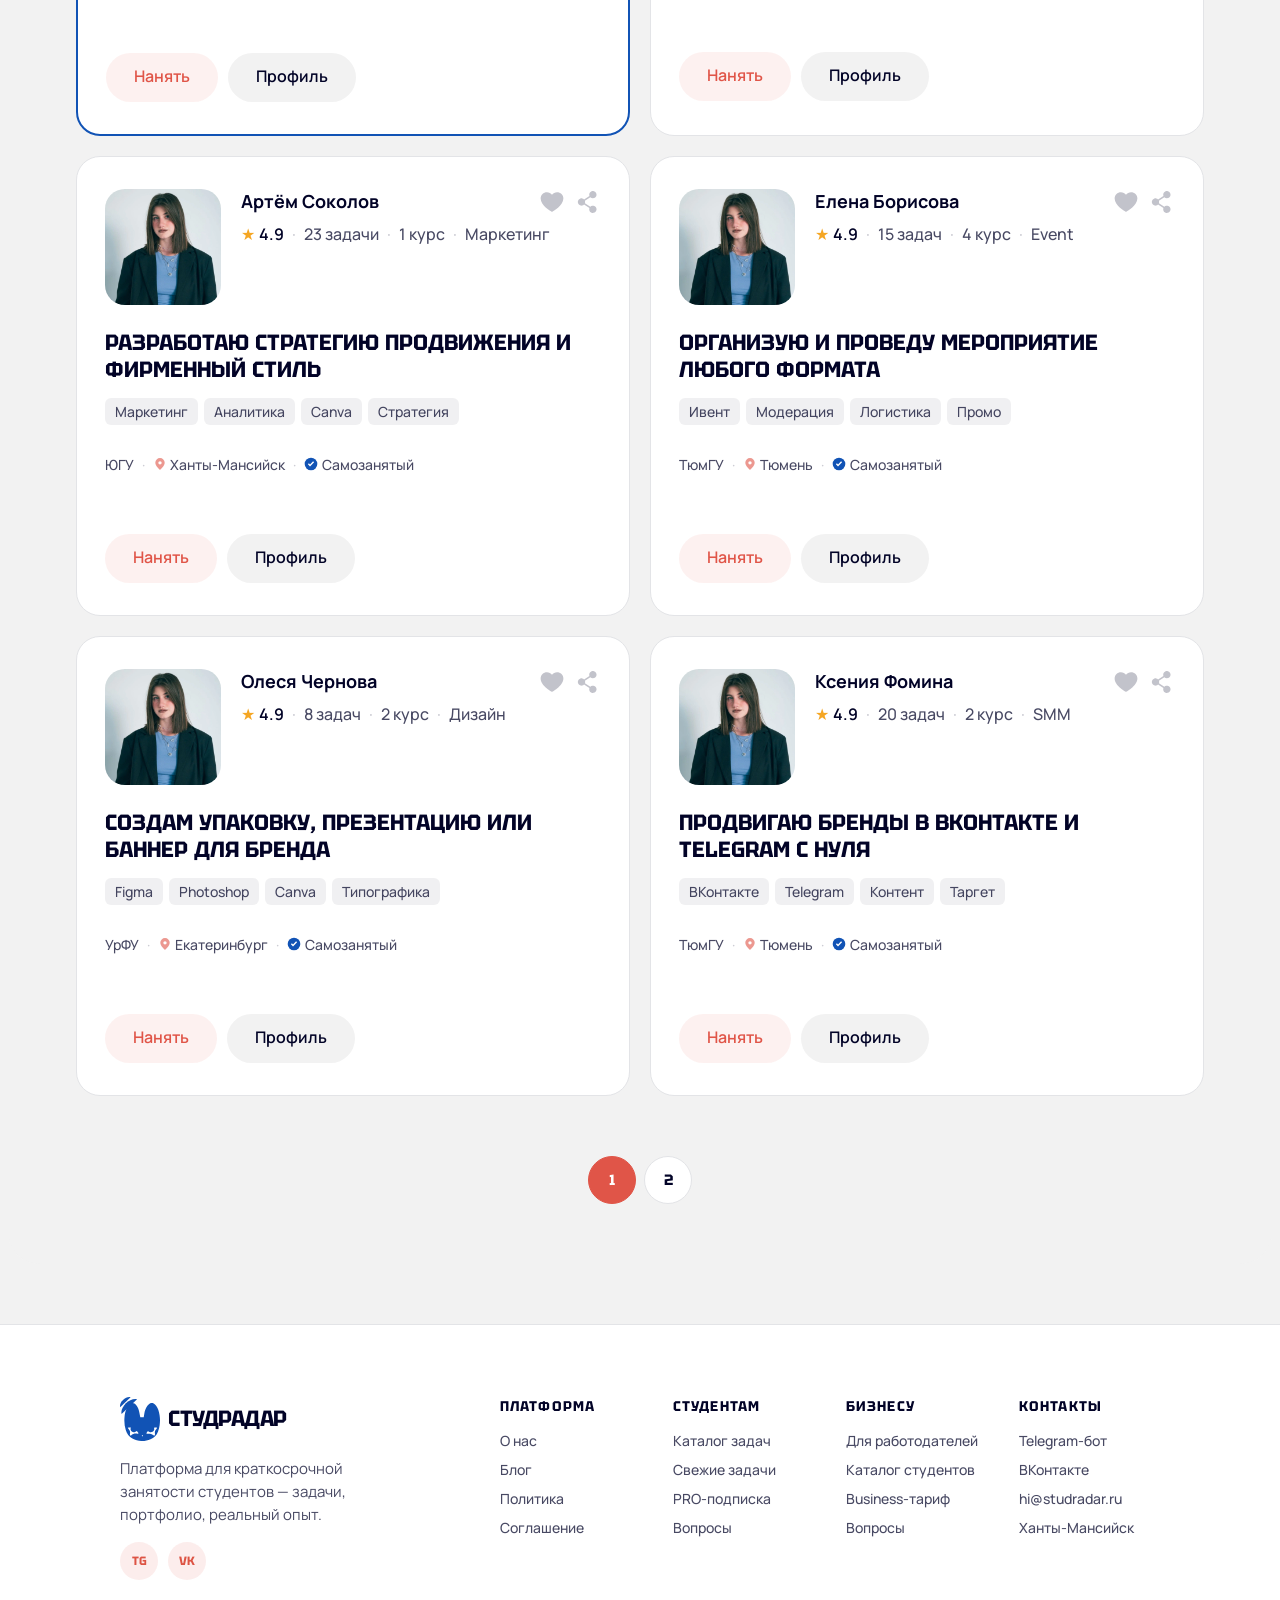
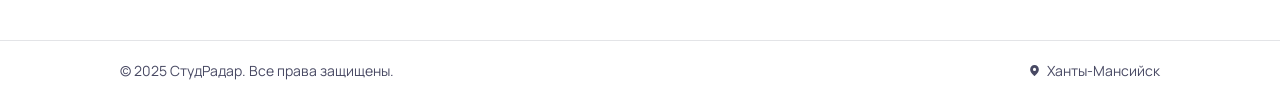
<file: students.html>
﻿<!doctype html>
<html lang="ru">
<head>
  <meta charset="utf-8" />
  <title>Каталог студентов — СтудРадар</title>
  <meta name="viewport" content="width=device-width, initial-scale=1, viewport-fit=cover" />
  <link rel="stylesheet" href="styles.css" />
</head>
<body class="orange-theme" data-screen-label="05 Каталог студентов">

<!-- ===== HEADER ===== -->
<header class="header">
  <a href="index.html" class="logo">
    <span class="logo-mark"><img src="assets/logo.svg" alt=""/></span>СТУДРАДАР
  </a>

  <nav class="toggle orange" aria-label="Я ищу">
    <span class="toggle-pill"></span>
    <a href="index.html">Студентам</a>
    <a href="employer.html" class="active">Заказчику</a>
  </nav>

  <nav class="menu">
    <a href="catalog.html">Задачи</a>
    <a href="students.html" class="active">Исполнители</a>
    <a href="#blog">Блог</a>
  </nav>

  <a href="#location" class="location" title="Сменить город">
    <svg width="20" height="20" viewBox="0 0 20 20" fill="currentColor"><path d="M10 1.6a6.7 6.7 0 0 0-6.7 6.7c0 5 6.7 10.1 6.7 10.1s6.7-5.1 6.7-10.1A6.7 6.7 0 0 0 10 1.6Zm0 9.1a2.4 2.4 0 1 1 0-4.8 2.4 2.4 0 0 1 0 4.8Z"/></svg>
    Ханты-Мансийск
  </a>

  <div class="search-input-wrap">
    <input class="search-input" type="text" placeholder="Поиск задач..." autocomplete="off" aria-label="Поиск задач">
    <div class="search-dropdown" id="search-dropdown"></div>
  </div>
  <div class="header-right">
    <div class="search-wrap" id="search-wrap">
      <button class="icon-btn search-toggle" aria-label="Поиск" type="button">
        <svg width="20" height="20" viewBox="0 0 20 20" fill="none"><path d="M17.2223 16.3755L13.4671 12.621C14.5555 11.3143 15.0982 9.63827 14.9824 7.94158C14.8666 6.24488 14.1011 4.65817 12.8451 3.5115C11.5892 2.36484 9.93956 1.74652 8.23936 1.78516C6.53915 1.82379 4.9193 2.51643 3.71676 3.71896C2.51423 4.9215 1.8216 6.54135 1.78296 8.24155C1.74432 9.94176 2.36264 11.5914 3.50931 12.8473C4.65597 14.1033 6.24269 14.8688 7.93938 14.9846C9.63607 15.1004 11.3121 14.5577 12.6188 13.4693L16.3733 17.2245C16.4803 17.3528 16.6352 17.4004 16.7978 17.4004C16.9604 17.4004 17.1153 17.3528 17.2223 17.2245C17.3982 17.0503 17.3982 16.7212 17.2223 16.3755ZM2.99783 8.40002C2.99783 5.41443 5.41424 3 8.39783 3C11.3814 3 13.7978 5.41443 13.7978 8.40002C13.7978 11.3856 11.3814 13.8 8.39783 13.8C5.41424 13.8 2.99783 11.3856 2.99783 8.40002Z" fill="black" fill-opacity="0.5"/></svg>
      </button>
    </div>
    <a href="#login" class="btn-login">Войти</a>
    <a href="#menu" class="burger" aria-label="Меню">
      <svg width="22" height="22" viewBox="0 0 22 22" fill="currentColor"><rect x="3" y="6" width="16" height="2" rx="1"/><rect x="3" y="14" width="16" height="2" rx="1"/></svg>
    </a>
  </div>
</header>

<!-- ===== HERO ===== -->
<section class="catalog-hero-wrap">
  <div class="catalog-hero students-hero">
    <span class="radar-rings"></span>
    <div class="catalog-hero-inner">
      <div>
        <div class="eyebrow">// Биржа талантов</div>
        <h1 class="catalog-title">КАТАЛОГ<br/>СТУДЕНТОВ</h1>
        <div class="catalog-tags">
          <span class="tag" style="background:#1153B5;color:white;transform:rotate(-2deg)">фильтруй</span>
          <span class="tag" style="background:#1153B5;color:white;transform:rotate(2deg)">выбирай</span>
          <span class="tag" style="background:#1153B5;color:white;transform:rotate(-1deg)">нанимай</span>
        </div>
      </div>
      <form class="catalog-search students-search" role="search" id="search-form">
        <input type="search" id="search-input" placeholder="Найти студента по имени или специализации…" autocomplete="off"/>
        <button type="submit" class="catalog-search-btn students-search-btn" aria-label="Найти">
          <svg width="20" height="20" viewBox="0 0 20 20" fill="none"><path d="M17.2223 16.3755L13.4671 12.621C14.5555 11.3143 15.0982 9.63827 14.9824 7.94158C14.8666 6.24488 14.1011 4.65817 12.8451 3.5115C11.5892 2.36484 9.93956 1.74652 8.23936 1.78516C6.53915 1.82379 4.9193 2.51643 3.71676 3.71896C2.51423 4.9215 1.8216 6.54135 1.78296 8.24155C1.74432 9.94176 2.36264 11.5914 3.50931 12.8473C4.65597 14.1033 6.24269 14.8688 7.93938 14.9846C9.63607 15.1004 11.3121 14.5577 12.6188 13.4693L16.3733 17.2245C16.4803 17.3528 16.6352 17.4004 16.7978 17.4004C16.9604 17.4004 17.1153 17.3528 17.2223 17.2245C17.3982 17.0503 17.3982 16.7212 17.2223 16.3755ZM2.99783 8.40002C2.99783 5.41443 5.41424 3 8.39783 3C11.3814 3 13.7978 5.41443 13.7978 8.40002C13.7978 11.3856 11.3814 13.8 8.39783 13.8C5.41424 13.8 2.99783 11.3856 2.99783 8.40002Z" fill="currentColor"/></svg>
        </button>
      </form>
    </div>
  </div>
</section>

<!-- ===== FILTERS ===== -->
<div class="catalog-filters-wrap">
  <div class="cat-tabs" id="cat-tabs">
    <button class="cat-tab students-tab active" data-cat="Все">Все</button>
    <button class="cat-tab students-tab" data-cat="Дизайн">Дизайн</button>
    <button class="cat-tab students-tab" data-cat="Разработка">Разработка</button>
    <button class="cat-tab students-tab" data-cat="IT">IT</button>
    <button class="cat-tab students-tab" data-cat="Контент">Контент</button>
    <button class="cat-tab students-tab" data-cat="SMM">SMM</button>
    <button class="cat-tab students-tab" data-cat="Видео">Видео</button>
    <button class="cat-tab students-tab" data-cat="Фото">Фото</button>
    <button class="cat-tab students-tab" data-cat="Event">Event</button>
    <button class="cat-tab students-tab" data-cat="Маркетинг">Маркетинг</button>
  </div>
  <div class="catalog-controls">
    <div class="select-wrap">
      <select id="filter-status">
        <option value="">Статус: любой</option>
        <option value="PRO">PRO</option>
        <option value="NEW">Новички</option>
        <option value="START">Start</option>
      </select>
    </div>
    <div class="select-wrap">
      <select id="filter-sort">
        <option value="rating">По рейтингу</option>
        <option value="deals">По задачам</option>
        <option value="name">По имени</option>
      </select>
    </div>
  </div>
</div>

<!-- ===== RESULTS ===== -->
<section class="catalog-results">
  <div class="catalog-meta">
    <div class="catalog-count" id="catalog-count"></div>
  </div>
  <div class="students-grid" id="catalog-grid"></div>
  <div class="pagination students-pagination" id="pagination"></div>
</section>

<!-- ===== FOOTER ===== -->
<footer class="footer">
  <div class="footer-top">
    <div class="footer-brand">
      <a href="index.html" class="logo">
        <span class="logo-mark"><img src="assets/logo.svg" alt=""/></span>СТУДРАДАР
      </a>
      <p class="footer-tagline">Платформа для краткосрочной занятости студентов — задачи, портфолио, реальный опыт.</p>
      <div class="footer-social">
        <a href="#tg" title="Telegram">TG</a>
        <a href="#vk" title="ВКонтакте">VK</a>
      </div>
    </div>
    <div class="footer-cols">
      <div class="footer-col">
        <div class="footer-col-title">Платформа</div>
        <a href="#about">О нас</a>
        <a href="#blog">Блог</a>
        <a href="#policy">Политика</a>
        <a href="#terms">Соглашение</a>
      </div>
      <div class="footer-col">
        <div class="footer-col-title">Студентам</div>
        <a href="catalog.html">Каталог задач</a>
        <a href="index.html#tasks">Свежие задачи</a>
        <a href="index.html#pro">PRO-подписка</a>
        <a href="index.html#faq">Вопросы</a>
      </div>
      <div class="footer-col">
        <div class="footer-col-title">Бизнесу</div>
        <a href="employer.html">Для работодателей</a>
        <a href="students.html">Каталог студентов</a>
        <a href="employer.html#pro">Business-тариф</a>
        <a href="employer.html#faq">Вопросы</a>
      </div>
      <div class="footer-col">
        <div class="footer-col-title">Контакты</div>
        <a href="#tg">Telegram-бот</a>
        <a href="#vk">ВКонтакте</a>
        <a href="mailto:hi@studradar.ru">hi@studradar.ru</a>
        <a href="#location">Ханты-Мансийск</a>
      </div>
    </div>
  </div>
  <div class="footer-bottom">
    <span class="footer-copy">© 2025 СтудРадар. Все права защищены.</span>
    <span class="footer-city">
      <svg width="13" height="13" viewBox="0 0 20 20" fill="currentColor"><path d="M10 1.6a6.7 6.7 0 0 0-6.7 6.7c0 5 6.7 10.1 6.7 10.1s6.7-5.1 6.7-10.1A6.7 6.7 0 0 0 10 1.6Zm0 9.1a2.4 2.4 0 1 1 0-4.8 2.4 2.4 0 0 1 0 4.8Z"/></svg>
      Ханты-Мансийск
    </span>
  </div>
</footer>

<script>
(function() {
  // Toggle pill
  var toggle = document.querySelector('.toggle');
  if (toggle) {
    var pill = toggle.querySelector('.toggle-pill');
    var links = Array.prototype.slice.call(toggle.querySelectorAll('a'));
    function movePill(link, instant) {
      var tRect = toggle.getBoundingClientRect();
      var lRect = link.getBoundingClientRect();
      var x = lRect.left - tRect.left - 6;
      if (instant) { pill.style.transition = 'none'; pill.offsetHeight; }
      pill.style.width = lRect.width + 'px';
      pill.style.transform = 'translateX(' + x + 'px)';
      if (instant) { pill.offsetHeight; pill.style.transition = ''; }
    }
    var active = toggle.querySelector('a.active');
    if (active) movePill(active, true);
    window.addEventListener('resize', function() { var a = toggle.querySelector('a.active'); if (a) movePill(a, true); });
    links.forEach(function(link) {
      link.addEventListener('click', function(e) {
        var href = this.getAttribute('href');
        if (!href || href.startsWith('#')) return;
        links.forEach(function(l) { l.classList.remove('active'); });
        this.classList.add('active');
        movePill(this, false);
        e.preventDefault();
        setTimeout(function() { window.location.href = href; }, 440);
      });
    });
  }
})();

// Header scroll hide
(function(){
  var header = document.querySelector('.header');
  var lastY = 0;
  window.addEventListener('scroll', function(){
    var y = window.scrollY;
    if (y > lastY && y > 80) header.classList.add('header--hidden');
    else header.classList.remove('header--hidden');
    lastY = y;
  }, {passive: true});
})();

// Header search
(function(){
  var wrap = document.getElementById('search-wrap');
  if (!wrap) return;
  var hdr = document.querySelector('.header');
  var btn = wrap.querySelector('.search-toggle');
  var input = document.querySelector('.search-input');
  var drop = document.getElementById('search-dropdown');
  var iw = document.querySelector('.search-input-wrap');
  function openSearch(){
    if (iw && hdr) {
      var hdrR = hdr.getBoundingClientRect();
      var logo = hdr.querySelector('.logo');
      var logoR = logo ? logo.getBoundingClientRect() : {right: hdrR.left + 160};
      var btnR = btn.getBoundingClientRect();
      iw.style.left = (logoR.right - hdrR.left + 8) + 'px';
      iw.style.right = (hdrR.right - btnR.left + 8) + 'px';
    }
    wrap.classList.add('open');
    if (hdr) hdr.classList.add('search-open');
    setTimeout(function(){ input.focus(); }, 50);
  }
  function closeSearch(){
    if (iw){ iw.style.left = ''; iw.style.right = ''; }
    wrap.classList.remove('open');
    if (hdr) hdr.classList.remove('search-open');
    input.value = '';
    drop.classList.remove('active');
  }
  btn.addEventListener('click', function(){ wrap.classList.contains('open') ? closeSearch() : openSearch(); });
  document.addEventListener('click', function(e){ if (!wrap.contains(e.target) && !iw.contains(e.target)) closeSearch(); });
})();

// Students data
var STUDENTS = [
  { id:1,  name:'Анна Петрова',    uni:'ЮГУ',    year:'3 курс', spec:'Дизайн',     tag:'START', rate:4.9, deals:12, status:'Самозанятый', city:'Ханты-Мансийск', title:'Оформлю фирменный стиль и соцсети для вашего бренда',   skills:['Figma','UI/UX','Иллюстрация','Брендинг'] },
  { id:2,  name:'Игорь Левин',     uni:'ТюмГУ',  year:'2 курс', spec:'IT',         tag:'NEW',   rate:4.8, deals:7,  status:'Самозанятый', city:'Тюмень',         title:'Соберу Tilda-лендинг или настрою интеграции',           skills:['Tilda','HTML/CSS','JavaScript','API'] },
  { id:3,  name:'Мария Кузьмина',  uni:'УрФУ',   year:'4 курс', spec:'Видео',      tag:'START', rate:5.0, deals:18, status:'Самозанятый', city:'Екатеринбург',   title:'Сниму и смонтирую Reels, YouTube-ролики и рекламу',     skills:['Premiere','After Effects','Съёмка','Цветокор'] },
  { id:4,  name:'Артём Соколов',   uni:'ЮГУ',    year:'1 курс', spec:'Маркетинг',  tag:'NEW',   rate:4.9, deals:23, status:'Самозанятый', city:'Ханты-Мансийск', title:'Разработаю стратегию продвижения и фирменный стиль',    skills:['Маркетинг','Аналитика','Canva','Стратегия'] },
  { id:5,  name:'Полина Шмидт',    uni:'ТюмГУ',  year:'3 курс', spec:'Фото',       tag:'START', rate:4.7, deals:5,  status:'Фрилансер',   city:'Тюмень',         title:'Сделаю предметную или портретную фотосессию',           skills:['Lightroom','Photoshop','Съёмка','Ретушь'] },
  { id:6,  name:'Никита Гордеев',  uni:'УрФУ',   year:'4 курс', spec:'Разработка', tag:'PRO',   rate:5.0, deals:31, status:'Самозанятый', city:'Екатеринбург',   title:'Разработаю Telegram-бота или веб-приложение под ключ',  skills:['Python','FastAPI','React','PostgreSQL'] },
  { id:7,  name:'Дарья Яковлева',  uni:'ЮГУ',    year:'2 курс', spec:'Контент',    tag:'NEW',   rate:4.6, deals:4,  status:'Фрилансер',   city:'Ханты-Мансийск', title:'Напишу тексты для сайта, лендинга или соцсетей',        skills:['Копирайтинг','SEO','Email','Сторителлинг'] },
  { id:8,  name:'Максим Русов',    uni:'ЮГУ',    year:'3 курс', spec:'SMM',        tag:'START', rate:4.8, deals:9,  status:'Самозанятый', city:'Ханты-Мансийск', title:'Веду аккаунты и выстраиваю контент-план под бизнес',    skills:['Instagram','ВКонтакте','Telegram','Reels'] },
  { id:9,  name:'Елена Борисова',  uni:'ТюмГУ',  year:'4 курс', spec:'Event',      tag:'START', rate:4.9, deals:15, status:'Самозанятый', city:'Тюмень',         title:'Организую и проведу мероприятие любого формата',        skills:['Ивент','Модерация','Логистика','Промо'] },
  { id:10, name:'Тимур Исаев',     uni:'ЮГУ',    year:'1 курс', spec:'IT',         tag:'NEW',   rate:4.7, deals:3,  status:'Фрилансер',   city:'Ханты-Мансийск', title:'Настрою рабочие процессы и автоматизирую рутину',       skills:['Python','Google Sheets','Make','Notion'] },
  { id:11, name:'Олеся Чернова',   uni:'УрФУ',   year:'2 курс', spec:'Дизайн',     tag:'START', rate:4.9, deals:8,  status:'Самозанятый', city:'Екатеринбург',   title:'Создам упаковку, презентацию или баннер для бренда',    skills:['Figma','Photoshop','Canva','Типографика'] },
  { id:12, name:'Кирилл Захаров',  uni:'ТюмГУ',  year:'4 курс', spec:'Разработка', tag:'PRO',   rate:5.0, deals:27, status:'Самозанятый', city:'Тюмень',         title:'Разработаю MVP мобильного приложения или CRM-интеграцию',skills:['Flutter','Node.js','MongoDB','Docker'] },
  { id:13, name:'Соня Мельник',    uni:'ЮГУ',    year:'3 курс', spec:'Контент',    tag:'NEW',   rate:4.8, deals:6,  status:'Фрилансер',   city:'Ханты-Мансийск', title:'Сделаю сценарий, сторис или текст для любой площадки',  skills:['Сценарий','Reels','Копирайтинг','Montagе'] },
  { id:14, name:'Влад Орехов',     uni:'УрФУ',   year:'3 курс', spec:'Маркетинг',  tag:'START', rate:4.6, deals:5,  status:'Фрилансер',   city:'Екатеринбург',   title:'Запущу таргетированную рекламу и проведу аналитику',    skills:['Таргет','VK Ads','Аналитика','A/B тесты'] },
  { id:15, name:'Ксения Фомина',   uni:'ТюмГУ',  year:'2 курс', spec:'SMM',        tag:'START', rate:4.9, deals:20, status:'Самозанятый', city:'Тюмень',         title:'Продвигаю бренды в ВКонтакте и Telegram с нуля',        skills:['ВКонтакте','Telegram','Контент','Таргет'] },
  { id:16, name:'Роман Тимофеев',  uni:'ЮГУ',    year:'4 курс', spec:'Видео',      tag:'START', rate:4.8, deals:14, status:'Самозанятый', city:'Ханты-Мансийск', title:'Снимаю и монтирую корпоративное видео и рекламу',       skills:['DaVinci','Premiere','Drone','Анимация'] },
];

var PAGE_SIZE = 8;
var currentPage = 1;
var activeCat = 'Все';
var activeStatus = '';
var activeSort = 'rating';
var searchQuery = '';

function pluralStudents(n) {
  var m = n % 100;
  if (m >= 11 && m <= 19) return 'студентов';
  var r = n % 10;
  if (r === 1) return 'студент';
  if (r >= 2 && r <= 4) return 'студента';
  return 'студентов';
}
function pluralTasks(n) {
  var m = n % 100;
  if (m >= 11 && m <= 19) return 'задач';
  var r = n % 10;
  if (r === 1) return 'задача';
  if (r >= 2 && r <= 4) return 'задачи';
  return 'задач';
}

function filtered() {
  return STUDENTS.filter(function(s) {
    var matchCat = activeCat === 'Все' || s.spec === activeCat;
    var matchStatus = !activeStatus || s.tag === activeStatus;
    var matchSearch = !searchQuery ||
      s.name.toLowerCase().includes(searchQuery) ||
      s.spec.toLowerCase().includes(searchQuery) ||
      s.skills.join(' ').toLowerCase().includes(searchQuery) ||
      s.uni.toLowerCase().includes(searchQuery);
    return matchCat && matchStatus && matchSearch;
  }).sort(function(a, b) {
    if (activeSort === 'rating') return b.rate - a.rate;
    if (activeSort === 'deals')  return b.deals - a.deals;
    return a.name.localeCompare(b.name, 'ru');
  });
}

var tagColors = { PRO: '#1153B5', NEW: '#22A75B', START: '#B04030' };
var tagLabels = { PRO: 'PRO', NEW: 'NEW', START: 'START' };

function renderCard(s) {
  var skillsHtml = s.skills.map(function(sk) {
    return '<span class="sc-skill">' + sk + '</span>';
  }).join('');
  var tagBg = tagColors[s.tag] || '#666';
  var statusIcon = s.status === 'Самозанятый'
    ? '<svg width="14" height="14" viewBox="0 0 20 20"><circle cx="10" cy="10" r="9" fill="#1153B5"/><path fill="white" d="M14.4 7.6 8.6 13.4l-3-3L7 9l1.6 1.6 4.4-4.4z"/></svg>'
    : '<svg width="14" height="14" viewBox="0 0 20 20"><circle cx="10" cy="10" r="9" fill="#888"/><path fill="white" d="M14.4 7.6 8.6 13.4l-3-3L7 9l1.6 1.6 4.4-4.4z"/></svg>';

  var isPro = s.tag === 'PRO';
  var proBadge = isPro ? '<span class="sc-pro-badge">PRO</span>' : '';

  return '<article class="student-card' + (isPro ? ' student-card--pro' : '') + '" data-href="student.html?id=' + s.id + '" tabindex="0" role="link">'
    + proBadge

    // TOP BLOCK: avatar + name/meta in a row
    + '<div class="sc-header">'
      + '<div class="sc-avatar-wrap">'
        + '<div class="sc-avatar"><img src="assets/avatar.png" alt="' + s.name + '"/></div>'
      + '</div>'
      + '<div class="sc-header-info">'
        + '<div class="sc-top">'
          + '<h3 class="sc-name">' + s.name + '</h3>'
          + '<div class="sc-actions">'
            + '<svg class="sc-action-icon" viewBox="0 0 20 20" fill="currentColor"><path d="M18.75 7.34375C18.75 12.8125 10.6414 17.2391 10.2961 17.4219C10.2051 17.4708 10.1033 17.4965 10 17.4965C9.89665 17.4965 9.79492 17.4708 9.70391 17.4219C9.35859 17.2391 1.25 12.8125 1.25 7.34375C1.25145 6.05955 1.76223 4.82837 2.6703 3.9203C3.57837 3.01223 4.80955 2.50145 6.09375 2.5C7.70703 2.5 9.11953 3.19375 10 4.36641C10.8805 3.19375 12.293 2.5 13.9062 2.5C15.1904 2.50145 16.4216 3.01223 17.3297 3.9203C18.2378 4.82837 18.7486 6.05955 18.75 7.34375Z"/></svg>'
            + '<svg class="sc-action-icon" viewBox="0 0 20 20" fill="currentColor"><path d="M16.5632 15.6255C16.5633 16.036 16.4735 16.4416 16.3001 16.8137C16.1267 17.1858 15.874 17.5154 15.5597 17.7795C15.2454 18.0435 14.8771 18.2355 14.4806 18.3421C14.0842 18.4486 13.6692 18.467 13.2649 18.3961C12.8606 18.3252 12.4767 18.1667 12.1401 17.9316C11.8036 17.6965 11.5226 17.3906 11.3169 17.0354C11.1112 16.6801 10.9857 16.2842 10.9493 15.8753C10.9129 15.4664 10.9665 15.0545 11.1062 14.6685L6.96557 12.0084C6.57011 12.3963 6.06891 12.6588 5.52483 12.7629C4.98076 12.867 4.41804 12.8082 3.90729 12.5937C3.39653 12.3793 2.96048 12.0188 2.65383 11.5574C2.34718 11.0961 2.18359 10.5545 2.18359 10.0005C2.18359 9.4466 2.34718 8.90498 2.65383 8.44364C2.96048 7.98231 3.39653 7.6218 3.90729 7.40735C4.41804 7.1929 4.98076 7.13405 5.52483 7.23819C6.06891 7.34233 6.57011 7.60482 6.96557 7.99273L11.1062 5.33648C10.8691 4.68496 10.8804 3.96891 11.1378 3.32517C11.3953 2.68142 11.881 2.15512 12.502 1.84682C13.123 1.53852 13.8358 1.46985 14.5043 1.65392C15.1727 1.83799 15.7499 2.2619 16.1256 2.84465C16.5012 3.4274 16.649 4.12812 16.5406 4.81293C16.4323 5.49774 16.0754 6.11861 15.5382 6.55692C15.001 6.99522 14.3211 7.22022 13.6285 7.18893C12.9358 7.15763 12.279 6.87223 11.7835 6.38727L7.64292 9.04742C7.8667 9.66582 7.8667 10.3431 7.64292 10.9615L11.7835 13.6216C12.1789 13.2347 12.6795 12.973 13.2228 12.8692C13.7662 12.7654 14.328 12.824 14.8382 13.0379C15.3483 13.2518 15.7841 13.6114 16.0909 14.0716C16.3977 14.5319 16.562 15.0724 16.5632 15.6255Z"/></svg>'
          + '</div>'
        + '</div>'
        + '<div class="sc-meta-row">'
          + '<span class="sc-rating"><span class="sc-stars">★</span>' + s.rate + '</span>'
          + '<span class="sc-divider">·</span>'
          + '<span>' + s.deals + ' ' + pluralTasks(s.deals) + '</span>'
          + '<span class="sc-divider">·</span>'
          + '<span>' + s.year + '</span>'
          + '<span class="sc-divider">·</span>'
          + '<span>' + s.spec + '</span>'
        + '</div>'
      + '</div>'
    + '</div>'

    // BOTTOM BLOCK: value prop + skills + footer + buttons
    + '<div class="sc-content">'
      + '<div class="sc-group">'
        + '<p class="sc-title">' + s.title + '</p>'
        + '<div class="sc-skills">' + skillsHtml + '</div>'
      + '</div>'
      + '<div class="sc-group sc-group-footer">'
        + '<span class="sc-uni">' + s.uni + '</span>'
        + '<span class="sc-divider">·</span>'
        + '<span class="sc-city"><svg width="14" height="14" viewBox="0 0 20 20" fill="currentColor"><path d="M10 1.6a6.7 6.7 0 0 0-6.7 6.7c0 5 6.7 10.1 6.7 10.1s6.7-5.1 6.7-10.1A6.7 6.7 0 0 0 10 1.6Zm0 9.1a2.4 2.4 0 1 1 0-4.8 2.4 2.4 0 0 1 0 4.8Z"/></svg>' + s.city + '</span>'
        + '<span class="sc-divider">·</span>'
        + '<span class="sc-status">' + statusIcon + s.status + '</span>'
      + '</div>'
      + '<div class="sc-group sc-buttons">'
        + '<button class="sc-invite-btn" type="button">Нанять</button>'
        + '<a class="sc-profile-btn" href="student.html?id=' + s.id + '">Профиль</a>'
      + '</div>'
    + '</div>'

  + '</article>';
}

function renderPagination(total, page) {
  var pages = Math.ceil(total / PAGE_SIZE);
  if (pages <= 1) { document.getElementById('pagination').innerHTML = ''; return; }
  var btns = '';
  for (var i = 1; i <= pages; i++) {
    btns += '<button class="page-btn' + (i === page ? ' active' : '') + '" data-page="' + i + '">' + i + '</button>';
  }
  document.getElementById('pagination').innerHTML = btns;
  document.querySelectorAll('.page-btn').forEach(function(b) {
    b.addEventListener('click', function() {
      currentPage = parseInt(this.dataset.page);
      render();
      window.scrollTo({ top: document.querySelector('.catalog-results').offsetTop - 120, behavior: 'smooth' });
    });
  });
}

function render() {
  var list = filtered();
  var total = list.length;
  var page = list.slice((currentPage - 1) * PAGE_SIZE, currentPage * PAGE_SIZE);
  document.getElementById('catalog-count').innerHTML = 'Найдено <strong>' + total + '</strong> ' + pluralStudents(total);
  var grid = document.getElementById('catalog-grid');
  if (!page.length) {
    grid.innerHTML = '<div class="catalog-empty"><strong>Никого не найдено</strong>Попробуйте изменить фильтры или поисковый запрос</div>';
  } else {
    grid.innerHTML = page.map(renderCard).join('');
  }
  renderPagination(total, currentPage);
}

// Make whole card clickable (except inner links/buttons)
document.addEventListener('click', function(e) {
  var card = e.target.closest('.student-card');
  if (!card) return;
  if (e.target.closest('a, button, .sc-action-icon')) return;
  var href = card.dataset.href;
  if (href) window.location.href = href;
});
document.addEventListener('keydown', function(e) {
  if (e.key !== 'Enter' && e.key !== ' ') return;
  var card = document.activeElement && document.activeElement.classList && document.activeElement.classList.contains('student-card') ? document.activeElement : null;
  if (!card) return;
  e.preventDefault();
  var href = card.dataset.href;
  if (href) window.location.href = href;
});

// Category tabs
document.querySelectorAll('.cat-tab').forEach(function(tab) {
  tab.addEventListener('click', function() {
    document.querySelectorAll('.cat-tab').forEach(function(t) { t.classList.remove('active'); });
    this.classList.add('active');
    activeCat = this.dataset.cat;
    currentPage = 1;
    render();
  });
});

// Filters
document.getElementById('filter-status').addEventListener('change', function() {
  activeStatus = this.value;
  currentPage = 1;
  render();
});
document.getElementById('filter-sort').addEventListener('change', function() {
  activeSort = this.value;
  currentPage = 1;
  render();
});

// Search
document.getElementById('search-form').addEventListener('submit', function(e) {
  e.preventDefault();
  searchQuery = document.getElementById('search-input').value.trim().toLowerCase();
  render();
});
document.getElementById('search-input').addEventListener('input', function() {
  searchQuery = this.value.trim().toLowerCase();
  document.getElementById('search-form').classList.toggle('has-value', !!this.value.trim());
  currentPage = 1;
  render();
});

render();
</script>
<script src="registration.js"></script>
</body>
</html>
</file>
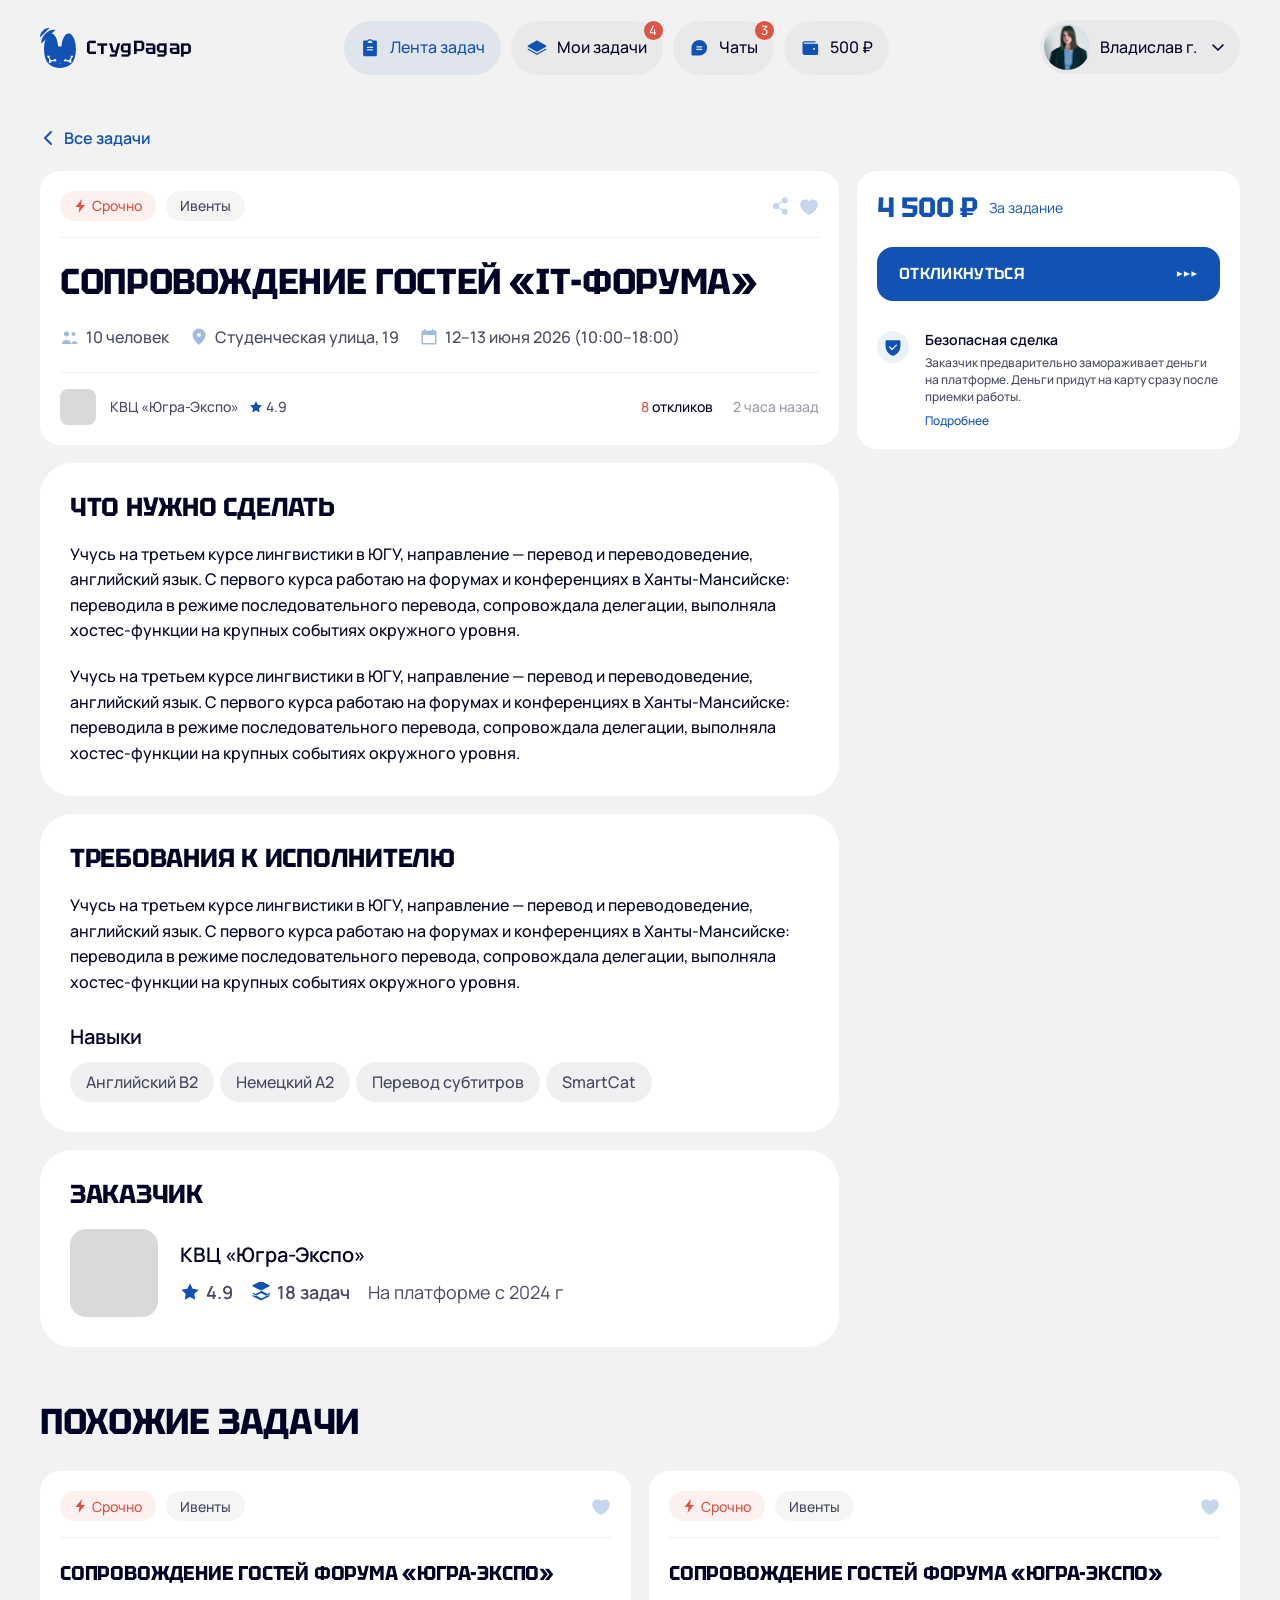
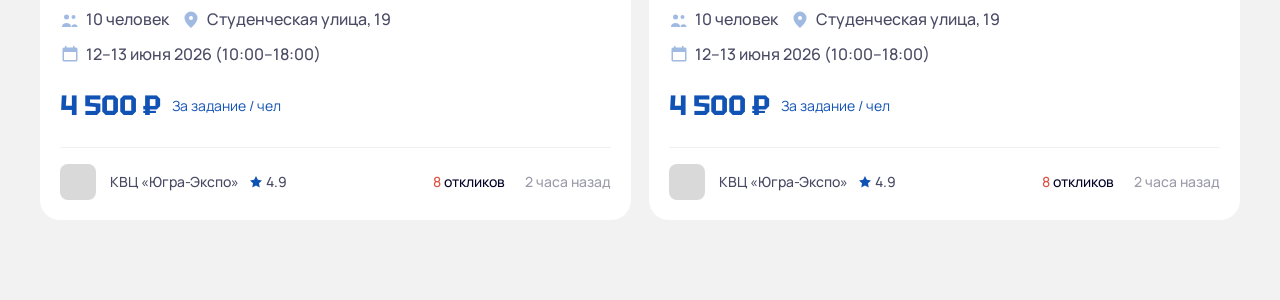
<file: task.html>
<!doctype html>
<html lang="ru">
<head>
  <meta charset="utf-8" />
  <title>Задача — СтудРадар</title>
  <meta name="viewport" content="width=device-width, initial-scale=1, viewport-fit=cover" />
  <link rel="preconnect" href="https://fonts.googleapis.com">
  <link rel="preconnect" href="https://fonts.gstatic.com" crossorigin>
  <link href="https://fonts.googleapis.com/css2?family=JetBrains+Mono:wght@400&family=Manrope:wght@400;500;600;700&family=Tektur:wght@600;700&display=swap" rel="stylesheet">
  <link rel="stylesheet" href="styles.css" />
</head>
<body class="task-page-body" data-screen-label="04 Задача">

<!-- ===== HEADER (Student-logged) ===== -->
<header class="feed-header">
  <a href="index.html" class="feed-logo">
    <span class="feed-logo-mark"><img src="assets/logo.svg" alt=""/></span>
    <span class="feed-logo-text">СтудРадар</span>
  </a>

  <nav class="feed-nav" aria-label="Меню">
    <a href="catalog.html" class="feed-chip is-active">
      <svg class="feed-chip-icon" width="20" height="20" viewBox="0 0 20 20" fill="currentColor" aria-hidden="true"><path d="M15.625 2.5H12.7922C12.441 2.10681 12.0108 1.79223 11.5296 1.57684C11.0484 1.36145 10.5272 1.25011 10 1.25011C9.47282 1.25011 8.95158 1.36145 8.47041 1.57684C7.98924 1.79223 7.55899 2.10681 7.20781 2.5H4.375C4.04348 2.5 3.72554 2.6317 3.49112 2.86612C3.2567 3.10054 3.125 3.41848 3.125 3.75V16.875C3.125 17.2065 3.2567 17.5245 3.49112 17.7589C3.72554 17.9933 4.04348 18.125 4.375 18.125H15.625C15.9565 18.125 16.2745 17.9933 16.5089 17.7589C16.7433 17.5245 16.875 17.2065 16.875 16.875V3.75C16.875 3.41848 16.7433 3.10054 16.5089 2.86612C16.2745 2.6317 15.9565 2.5 15.625 2.5ZM10 2.5C10.663 2.5 11.2989 2.76339 11.7678 3.23223C12.2366 3.70107 12.5 4.33696 12.5 5H7.5C7.5 4.33696 7.76339 3.70107 8.23223 3.23223C8.70107 2.76339 9.33696 2.5 10 2.5ZM12.5 12.5H7.5C7.33424 12.5 7.17527 12.4342 7.05806 12.3169C6.94085 12.1997 6.875 12.0408 6.875 11.875C6.875 11.7092 6.94085 11.5503 7.05806 11.4331C7.17527 11.3159 7.33424 11.25 7.5 11.25H12.5C12.6658 11.25 12.8247 11.3159 12.9419 11.4331C13.0592 11.5503 13.125 11.7092 13.125 11.875C13.125 12.0408 13.0592 12.1997 12.9419 12.3169C12.8247 12.4342 12.6658 12.5 12.5 12.5ZM12.5 10H7.5C7.33424 10 7.17527 9.93415 7.05806 9.81694C6.94085 9.69973 6.875 9.54076 6.875 9.375C6.875 9.20924 6.94085 9.05027 7.05806 8.93306C7.17527 8.81585 7.33424 8.75 7.5 8.75H12.5C12.6658 8.75 12.8247 8.81585 12.9419 8.93306C13.0592 9.05027 13.125 9.20924 13.125 9.375C13.125 9.54076 13.0592 9.69973 12.9419 9.81694C12.8247 9.93415 12.6658 10 12.5 10Z"/></svg>
      <span>Лента задач</span>
    </a>
    <a href="#my" class="feed-chip">
      <svg class="feed-chip-icon" width="20" height="20" viewBox="0 0 32 32" fill="currentColor" aria-hidden="true"><path d="M1.49987 13.8752L15.4999 21.8752C15.651 21.9616 15.822 22.007 15.9961 22.007C16.1702 22.007 16.3412 21.9616 16.4924 21.8752L30.4924 13.8752C30.6457 13.7878 30.7731 13.6614 30.8618 13.5088C30.9504 13.3562 30.9971 13.1829 30.9971 13.0064C30.9971 12.83 30.9504 12.6566 30.8618 12.5041C30.7731 12.3515 30.6457 12.2251 30.4924 12.1377L16.4924 4.13768C16.3412 4.0513 16.1702 4.00586 15.9961 4.00586C15.822 4.00586 15.651 4.0513 15.4999 4.13768L1.49987 12.1377C1.34656 12.2251 1.21911 12.3515 1.13046 12.5041C1.04181 12.6566 0.995117 12.83 0.995117 13.0064C0.995117 13.1829 1.04181 13.3562 1.13046 13.5088C1.21911 13.6614 1.34656 13.7878 1.49987 13.8752Z"/><path d="M29.5002 17.1312L16.0002 24.8487L2.50019 17.1312C2.38569 17.0656 2.25938 17.0231 2.12847 17.0063C1.99757 16.9894 1.86462 16.9985 1.73723 17.0331C1.60984 17.0676 1.4905 17.1269 1.38602 17.2075C1.28154 17.2882 1.19397 17.3886 1.12831 17.5031C1.06265 17.6176 1.02019 17.7439 1.00334 17.8748C0.986491 18.0057 0.995593 18.1387 1.03013 18.2661C1.06466 18.3935 1.12394 18.5128 1.2046 18.6173C1.28525 18.7218 1.38569 18.8093 1.50019 18.875L15.5002 26.875C15.6513 26.9614 15.8224 27.0068 15.9964 27.0068C16.1705 27.0068 16.3416 26.9614 16.4927 26.875L30.4927 18.875C30.6068 18.8098 30.7069 18.7228 30.7874 18.619C30.8678 18.5151 30.927 18.3964 30.9616 18.2696C30.9962 18.1429 31.0055 18.0106 30.989 17.8802C30.9724 17.7499 30.9304 17.6241 30.8652 17.51C30.8 17.3959 30.713 17.2958 30.6091 17.2153C30.5053 17.1348 30.3866 17.0756 30.2598 17.041C30.1331 17.0065 30.0008 16.9972 29.8704 17.0137C29.7401 17.0303 29.6143 17.0723 29.5002 17.1375V17.1312Z"/></svg>
      <span>Мои задачи</span>
      <span class="feed-counter">4</span>
    </a>
    <a href="#chats" class="feed-chip">
      <svg class="feed-chip-icon" width="20" height="20" viewBox="0 0 256 256" fill="currentColor" fill-rule="evenodd" aria-hidden="true"><path d="M132,24A100.11,100.11,0,0,0,32,124v84.33A15.69,15.69,0,0,0,47.67,224H132a100,100,0,0,0,0-200Zm32,128H100a8,8,0,0,1,0-16h64a8,8,0,0,1,0,16Zm0-32H100a8,8,0,0,1,0-16h64a8,8,0,0,1,0,16Z"/></svg>
      <span>Чаты</span>
      <span class="feed-counter">3</span>
    </a>
    <a href="#wallet" class="feed-chip">
      <svg class="feed-chip-icon" width="20" height="20" viewBox="0 0 20 20" fill="currentColor" aria-hidden="true"><path d="M16.875 5.625H4.375C4.20924 5.625 4.05027 5.55915 3.93306 5.44194C3.81585 5.32473 3.75 5.16576 3.75 5C3.75 4.83424 3.81585 4.67527 3.93306 4.55806C4.05027 4.44085 4.20924 4.375 4.375 4.375H15C15.1658 4.375 15.3247 4.30915 15.4419 4.19194C15.5592 4.07473 15.625 3.91576 15.625 3.75C15.625 3.58424 15.5592 3.42527 15.4419 3.30806C15.3247 3.19085 15.1658 3.125 15 3.125H4.375C3.87772 3.125 3.40081 3.32254 3.04917 3.67417C2.69754 4.02581 2.5 4.50272 2.5 5V15C2.5 15.4973 2.69754 15.9742 3.04917 16.3258C3.40081 16.6775 3.87772 16.875 4.375 16.875H16.875C17.2065 16.875 17.5245 16.7433 17.7589 16.5089C17.9933 16.2745 18.125 15.9565 18.125 15.625V6.875C18.125 6.54348 17.9933 6.22554 17.7589 5.99112C17.5245 5.7567 17.2065 5.625 16.875 5.625ZM14.0625 11.875C13.8771 11.875 13.6958 11.82 13.5417 11.717C13.3875 11.614 13.2673 11.4676 13.1964 11.2963C13.1254 11.125 13.1068 10.9365 13.143 10.7546C13.1792 10.5727 13.2685 10.4057 13.3996 10.2746C13.5307 10.1435 13.6977 10.0542 13.8796 10.018C14.0615 9.98184 14.25 10.0004 14.4213 10.0714C14.5926 10.1423 14.739 10.2625 14.842 10.4167C14.945 10.5708 15 10.7521 15 10.9375C15 11.1861 14.9012 11.4246 14.7254 11.6004C14.5496 11.7762 14.3111 11.875 14.0625 11.875Z"/></svg>
      <span>500&nbsp;₽</span>
    </a>
  </nav>

  <div class="feed-user-wrap">
    <button type="button" class="feed-user" aria-haspopup="menu" aria-expanded="false" id="userBtn">
      <span class="feed-user-avatar"></span>
      <span class="feed-user-name">Владислав&nbsp;Г.</span>
      <svg class="feed-user-caret" width="20" height="20" viewBox="0 0 20 20" fill="none" aria-hidden="true"><path d="M5 8l5 5 5-5" stroke="currentColor" stroke-width="1.6" stroke-linecap="round" stroke-linejoin="round"/></svg>
    </button>
    <div class="feed-user-menu" role="menu" id="userMenu" hidden>
      <a href="profile.html" role="menuitem">Профиль</a>
      <a href="#documents" role="menuitem">Документы</a>
      <a href="#settings" role="menuitem">Настройки</a>
      <button type="button" class="feed-user-menu-logout" data-logout>Выйти</button>
    </div>
  </div>
</header>

<!-- ===== MAIN ===== -->
<main class="task-page">

  <a class="task-back" href="catalog.html">
    <svg width="18" height="18" viewBox="0 0 18 18" fill="none" aria-hidden="true"><path d="M11 3 L5 9 L11 15" stroke="currentColor" stroke-width="2" stroke-linecap="round" stroke-linejoin="round"/></svg>
    Все задачи
  </a>

  <div class="task-grid">

    <!-- LEFT COLUMN -->
    <div class="task-col-main">

      <!-- ===== Task hero card ===== -->
      <article class="task-hero">
        <header class="task-hero-head">
          <div class="task-card-badges">
            <span class="task-badge task-badge--urgent"><svg width="14" height="14" viewBox="0 0 14 14" fill="currentColor" aria-hidden="true"><path d="M8 0L1.5 8h4l-1 6L11 6H7l1-6Z"/></svg>Срочно</span>
            <span class="task-tag task-tag--cat">Ивенты</span>
          </div>
          <div class="task-card-icons">
            <button type="button" class="task-icon-btn" aria-label="Поделиться">
              <svg width="20" height="20" viewBox="0 0 256 256" fill="currentColor" aria-hidden="true"><path d="M176,160a39.89,39.89,0,0,0-28.62,12.09l-46.1-29.63a39.8,39.8,0,0,0,0-28.92l46.1-29.63a40,40,0,1,0-8.66-13.45l-46.1,29.63a40,40,0,1,0,0,55.82l46.1,29.63A40,40,0,1,0,176,160Z"/></svg>
            </button>
            <button type="button" class="task-icon-btn" aria-label="В избранное">
              <svg width="20" height="20" viewBox="0 0 20 20" fill="currentColor" aria-hidden="true"><path d="M14.5 3.25c-1.7 0-3.18.73-4.13 1.97-.93-1.24-2.42-1.97-4.12-1.97A5.13 5.13 0 0 0 1.25 8.38c0 5.75 7.45 9.87 8.35 10.36a.75.75 0 0 0 .73 0c.9-.49 8.42-4.61 8.42-10.36a5.13 5.13 0 0 0-5.13-5.13Z"/></svg>
            </button>
          </div>
        </header>

        <h1 class="task-hero-title">Сопровождение гостей «IT-форума»</h1>

        <ul class="task-card-meta">
          <li><svg width="20" height="20" viewBox="0 0 20 20" fill="currentColor" aria-hidden="true"><circle cx="6.5" cy="7" r="2.5"/><circle cx="13.5" cy="7" r="2"/><path d="M2 16.5c0-2 2-3.5 4.5-3.5s4.5 1.5 4.5 3.5v.5H2v-.5Z"/><path d="M11.5 17c0-1.6 1.3-2.7 3-2.7s3 1.1 3 2.7H11.5Z"/></svg>10 человек</li>
          <li><svg width="20" height="20" viewBox="0 0 20 20" fill="currentColor" aria-hidden="true"><path d="M10 1.5A6.5 6.5 0 0 0 3.5 8c0 4.875 6.5 10 6.5 10s6.5-5.125 6.5-10A6.5 6.5 0 0 0 10 1.5Zm0 8.5a2 2 0 1 1 0-4 2 2 0 0 1 0 4Z"/></svg>Студенческая улица, 19</li>
          <li><svg width="20" height="20" viewBox="0 0 20 20" fill="currentColor" aria-hidden="true"><path d="M16 3.5h-1.5V2.5a.75.75 0 1 0-1.5 0v1H6.5V2.5a.75.75 0 1 0-1.5 0v1H4A1.5 1.5 0 0 0 2.5 5v11A1.5 1.5 0 0 0 4 17.5h12a1.5 1.5 0 0 0 1.5-1.5V5A1.5 1.5 0 0 0 16 3.5Zm0 12.5H4V8h12v8Z"/></svg>12–13 июня 2026 (10:00–18:00)</li>
        </ul>

        <footer class="task-hero-foot">
          <div class="task-card-venue">
            <span class="task-card-venue-img"></span>
            <div class="task-card-venue-meta">
              <span class="task-card-venue-name">КВЦ «Югра-Экспо»</span>
              <span class="task-card-venue-rating"><svg width="14" height="14" viewBox="0 0 14 14" fill="#1153B5" aria-hidden="true"><path d="M7 1l1.85 3.75L13 5.4l-3 2.92.7 4.13L7 10.5l-3.7 1.95L4 8.32 1 5.4l4.15-.65L7 1Z"/></svg>4.9</span>
            </div>
          </div>
          <div class="task-card-stats">
            <span class="task-card-responses"><span class="task-card-responses-num">8</span> откликов</span>
            <span class="task-card-time">2 часа назад</span>
          </div>
        </footer>
      </article>

      <!-- ===== Section: Что нужно сделать ===== -->
      <section class="task-section">
        <h2 class="task-section-title">Что нужно сделать</h2>
        <p class="task-section-text">Учусь на третьем курсе лингвистики в&nbsp;ЮГУ, направление — перевод и&nbsp;переводоведение, английский язык. С&nbsp;первого курса работаю на&nbsp;форумах и&nbsp;конференциях в&nbsp;Ханты-Мансийске: переводила в&nbsp;режиме последовательного перевода, сопровождала делегации, выполняла хостес-функции на&nbsp;крупных событиях окружного уровня.</p>
        <p class="task-section-text">Учусь на третьем курсе лингвистики в&nbsp;ЮГУ, направление — перевод и&nbsp;переводоведение, английский язык. С&nbsp;первого курса работаю на&nbsp;форумах и&nbsp;конференциях в&nbsp;Ханты-Мансийске: переводила в&nbsp;режиме последовательного перевода, сопровождала делегации, выполняла хостес-функции на&nbsp;крупных событиях окружного уровня.</p>
      </section>

      <!-- ===== Section: Требования к исполнителю ===== -->
      <section class="task-section">
        <h2 class="task-section-title">Требования к&nbsp;исполнителю</h2>
        <p class="task-section-text">Учусь на третьем курсе лингвистики в&nbsp;ЮГУ, направление — перевод и&nbsp;переводоведение, английский язык. С&nbsp;первого курса работаю на&nbsp;форумах и&nbsp;конференциях в&nbsp;Ханты-Мансийске: переводила в&nbsp;режиме последовательного перевода, сопровождала делегации, выполняла хостес-функции на&nbsp;крупных событиях окружного уровня.</p>

        <div class="task-skills">
          <h3 class="task-skills-title">Навыки</h3>
          <div class="task-skills-tags">
            <span class="task-skill-tag">Английский B2</span>
            <span class="task-skill-tag">Немецкий А2</span>
            <span class="task-skill-tag">Перевод субтитров</span>
            <span class="task-skill-tag">SmartCat</span>
          </div>
        </div>
      </section>

      <!-- ===== Section: Заказчик ===== -->
      <section class="task-section">
        <h2 class="task-section-title">Заказчик</h2>
        <div class="task-customer">
          <span class="task-customer-img"></span>
          <div class="task-customer-info">
            <h3 class="task-customer-name">КВЦ «Югра-Экспо»</h3>
            <div class="task-customer-meta">
              <span class="task-customer-meta-item">
                <svg width="20" height="20" viewBox="0 0 14 14" fill="#1153B5" aria-hidden="true"><path d="M7 1l1.85 3.75L13 5.4l-3 2.92.7 4.13L7 10.5l-3.7 1.95L4 8.32 1 5.4l4.15-.65L7 1Z"/></svg>
                4.9
              </span>
              <span class="task-customer-meta-item">
                <svg width="20" height="20" viewBox="0 0 256 256" fill="#1153B5" aria-hidden="true"><path d="M236.59,182.4l-104.6,52.3a8,8,0,0,1-7.16,0l-104.6-52.3A8,8,0,0,1,27,168.05L52,180.62l72.43-36.2a8,8,0,0,1,7.16,0l72.43,36.2,25-12.51a8,8,0,1,1,7.16,14.32ZM124.43,107.45a8,8,0,0,0,7.16,0l104.59-52.3a8,8,0,0,0,0-14.31l-104.6-52.3a8,8,0,0,0-7.16,0L19.83,40.83a8,8,0,0,0,0,14.31Zm111.75,32.79-25,12.51L138.7,116.5a8,8,0,0,0-7.16,0L59.11,152.75l-25-12.51A8,8,0,1,0,27,154.55l104.59,52.3a8,8,0,0,0,7.16,0l104.59-52.3a8,8,0,0,0-7.16-14.31Z"/></svg>
                18 задач
              </span>
              <span class="task-customer-meta-item task-customer-meta-item--muted">На&nbsp;платформе с&nbsp;2024&nbsp;г</span>
            </div>
          </div>
        </div>
      </section>
    </div>

    <!-- RIGHT COLUMN -->
    <aside class="task-col-side">
      <div class="task-cta-card">
        <div class="task-cta-price">
          <span class="task-cta-price-num">4&nbsp;500&nbsp;₽</span>
          <span class="task-cta-price-label">За задание</span>
        </div>
        <a href="#respond" class="task-cta-btn">
          Откликнуться
          <svg width="22" height="22" viewBox="0 0 32 32" fill="currentColor" aria-hidden="true"><path d="M9.58 16L1.33 20V12l8.25 4Z"/><path d="M20.58 16L11.42 20V12l9.16 4Z"/><path d="M30.67 16L22.42 20V12l8.25 4Z"/></svg>
        </a>

        <div class="task-cta-safe">
          <span class="task-cta-safe-icon">
            <svg width="20" height="20" viewBox="0 0 256 256" fill="currentColor" aria-hidden="true"><path d="M208,40H48A16,16,0,0,0,32,56V112c0,52.72,25.52,84.67,46.93,102.19,23.06,18.86,46,25.27,47,25.53a8,8,0,0,0,4.2,0c1-.26,23.91-6.67,47-25.53C198.48,196.67,224,164.72,224,112V56A16,16,0,0,0,208,40Zm-30.34,69.66-56,56a8,8,0,0,1-11.32,0l-32-32a8,8,0,0,1,11.32-11.32L116,148.69l50.34-50.35a8,8,0,0,1,11.32,11.32Z"/></svg>
          </span>
          <div class="task-cta-safe-text">
            <h4 class="task-cta-safe-title">Безопасная сделка</h4>
            <p class="task-cta-safe-desc">Заказчик предварительно замораживает деньги на&nbsp;платформе. Деньги придут на&nbsp;карту сразу после приемки работы.</p>
            <a href="#safe" class="task-cta-safe-link">Подробнее</a>
          </div>
        </div>
      </div>
    </aside>
  </div>

  <!-- ===== Похожие задачи ===== -->
  <section class="task-similar">
    <h2 class="task-similar-title">Похожие задачи</h2>
    <div class="task-similar-grid">
      <article class="task-card">
        <header class="task-card-head">
          <div class="task-card-badges">
            <span class="task-badge task-badge--urgent"><svg width="14" height="14" viewBox="0 0 14 14" fill="currentColor" aria-hidden="true"><path d="M8 0L1.5 8h4l-1 6L11 6H7l1-6Z"/></svg>Срочно</span>
            <span class="task-tag task-tag--cat">Ивенты</span>
          </div>
          <div class="task-card-icons">
            <button type="button" class="task-icon-btn" aria-label="В избранное"><svg width="20" height="20" viewBox="0 0 20 20" fill="currentColor" aria-hidden="true"><path d="M14.5 3.25c-1.7 0-3.18.73-4.13 1.97-.93-1.24-2.42-1.97-4.12-1.97A5.13 5.13 0 0 0 1.25 8.38c0 5.75 7.45 9.87 8.35 10.36a.75.75 0 0 0 .73 0c.9-.49 8.42-4.61 8.42-10.36a5.13 5.13 0 0 0-5.13-5.13Z"/></svg></button>
          </div>
        </header>
        <h3 class="task-card-title">Сопровождение гостей форума «Югра-Экспо»</h3>
        <ul class="task-card-meta">
          <li><svg width="20" height="20" viewBox="0 0 20 20" fill="currentColor" aria-hidden="true"><circle cx="6.5" cy="7" r="2.5"/><circle cx="13.5" cy="7" r="2"/><path d="M2 16.5c0-2 2-3.5 4.5-3.5s4.5 1.5 4.5 3.5v.5H2v-.5Z"/><path d="M11.5 17c0-1.6 1.3-2.7 3-2.7s3 1.1 3 2.7H11.5Z"/></svg>10&nbsp;человек</li>
          <li><svg width="20" height="20" viewBox="0 0 20 20" fill="currentColor" aria-hidden="true"><path d="M10 1.5A6.5 6.5 0 0 0 3.5 8c0 4.875 6.5 10 6.5 10s6.5-5.125 6.5-10A6.5 6.5 0 0 0 10 1.5Zm0 8.5a2 2 0 1 1 0-4 2 2 0 0 1 0 4Z"/></svg>Студенческая&nbsp;улица,&nbsp;19</li>
          <li><svg width="20" height="20" viewBox="0 0 20 20" fill="currentColor" aria-hidden="true"><path d="M16 3.5h-1.5V2.5a.75.75 0 1 0-1.5 0v1H6.5V2.5a.75.75 0 1 0-1.5 0v1H4A1.5 1.5 0 0 0 2.5 5v11A1.5 1.5 0 0 0 4 17.5h12a1.5 1.5 0 0 0 1.5-1.5V5A1.5 1.5 0 0 0 16 3.5Zm0 12.5H4V8h12v8Z"/></svg>12–13&nbsp;июня&nbsp;2026 (10:00–18:00)</li>
        </ul>
        <div class="task-card-price">
          <span class="task-card-price-num">4&nbsp;500&nbsp;₽</span>
          <span class="task-card-price-label">За задание / чел</span>
        </div>
        <footer class="task-card-foot">
          <div class="task-card-venue">
            <span class="task-card-venue-img"></span>
            <div class="task-card-venue-meta">
              <span class="task-card-venue-name">КВЦ «Югра-Экспо»</span>
              <span class="task-card-venue-rating"><svg width="14" height="14" viewBox="0 0 14 14" fill="#1153B5" aria-hidden="true"><path d="M7 1l1.85 3.75L13 5.4l-3 2.92.7 4.13L7 10.5l-3.7 1.95L4 8.32 1 5.4l4.15-.65L7 1Z"/></svg>4.9</span>
            </div>
          </div>
          <div class="task-card-stats">
            <span class="task-card-responses"><span class="task-card-responses-num">8</span> откликов</span>
            <span class="task-card-time">2 часа назад</span>
          </div>
        </footer>
      </article>

      <article class="task-card">
        <header class="task-card-head">
          <div class="task-card-badges">
            <span class="task-badge task-badge--urgent"><svg width="14" height="14" viewBox="0 0 14 14" fill="currentColor" aria-hidden="true"><path d="M8 0L1.5 8h4l-1 6L11 6H7l1-6Z"/></svg>Срочно</span>
            <span class="task-tag task-tag--cat">Ивенты</span>
          </div>
          <div class="task-card-icons">
            <button type="button" class="task-icon-btn" aria-label="В избранное"><svg width="20" height="20" viewBox="0 0 20 20" fill="currentColor" aria-hidden="true"><path d="M14.5 3.25c-1.7 0-3.18.73-4.13 1.97-.93-1.24-2.42-1.97-4.12-1.97A5.13 5.13 0 0 0 1.25 8.38c0 5.75 7.45 9.87 8.35 10.36a.75.75 0 0 0 .73 0c.9-.49 8.42-4.61 8.42-10.36a5.13 5.13 0 0 0-5.13-5.13Z"/></svg></button>
          </div>
        </header>
        <h3 class="task-card-title">Сопровождение гостей форума «Югра-Экспо»</h3>
        <ul class="task-card-meta">
          <li><svg width="20" height="20" viewBox="0 0 20 20" fill="currentColor" aria-hidden="true"><circle cx="6.5" cy="7" r="2.5"/><circle cx="13.5" cy="7" r="2"/><path d="M2 16.5c0-2 2-3.5 4.5-3.5s4.5 1.5 4.5 3.5v.5H2v-.5Z"/><path d="M11.5 17c0-1.6 1.3-2.7 3-2.7s3 1.1 3 2.7H11.5Z"/></svg>10&nbsp;человек</li>
          <li><svg width="20" height="20" viewBox="0 0 20 20" fill="currentColor" aria-hidden="true"><path d="M10 1.5A6.5 6.5 0 0 0 3.5 8c0 4.875 6.5 10 6.5 10s6.5-5.125 6.5-10A6.5 6.5 0 0 0 10 1.5Zm0 8.5a2 2 0 1 1 0-4 2 2 0 0 1 0 4Z"/></svg>Студенческая&nbsp;улица,&nbsp;19</li>
          <li><svg width="20" height="20" viewBox="0 0 20 20" fill="currentColor" aria-hidden="true"><path d="M16 3.5h-1.5V2.5a.75.75 0 1 0-1.5 0v1H6.5V2.5a.75.75 0 1 0-1.5 0v1H4A1.5 1.5 0 0 0 2.5 5v11A1.5 1.5 0 0 0 4 17.5h12a1.5 1.5 0 0 0 1.5-1.5V5A1.5 1.5 0 0 0 16 3.5Zm0 12.5H4V8h12v8Z"/></svg>12–13&nbsp;июня&nbsp;2026 (10:00–18:00)</li>
        </ul>
        <div class="task-card-price">
          <span class="task-card-price-num">4&nbsp;500&nbsp;₽</span>
          <span class="task-card-price-label">За задание / чел</span>
        </div>
        <footer class="task-card-foot">
          <div class="task-card-venue">
            <span class="task-card-venue-img"></span>
            <div class="task-card-venue-meta">
              <span class="task-card-venue-name">КВЦ «Югра-Экспо»</span>
              <span class="task-card-venue-rating"><svg width="14" height="14" viewBox="0 0 14 14" fill="#1153B5" aria-hidden="true"><path d="M7 1l1.85 3.75L13 5.4l-3 2.92.7 4.13L7 10.5l-3.7 1.95L4 8.32 1 5.4l4.15-.65L7 1Z"/></svg>4.9</span>
            </div>
          </div>
          <div class="task-card-stats">
            <span class="task-card-responses"><span class="task-card-responses-num">8</span> откликов</span>
            <span class="task-card-time">2 часа назад</span>
          </div>
        </footer>
      </article>
    </div>
  </section>
</main>

<script>
// Header pill dropdown + logout
(function(){
  var btn = document.getElementById('userBtn');
  var menu = document.getElementById('userMenu');
  if (btn && menu) {
    btn.addEventListener('click', function(e){
      e.stopPropagation();
      var open = !menu.hidden;
      menu.hidden = open;
      btn.setAttribute('aria-expanded', String(!open));
    });
    document.addEventListener('click', function(e){
      if (!menu.contains(e.target) && !btn.contains(e.target)) {
        menu.hidden = true;
        btn.setAttribute('aria-expanded', 'false');
      }
    });
  }
  document.querySelectorAll('[data-logout]').forEach(function(b){
    b.addEventListener('click', function(){
      try { localStorage.removeItem('studradar_session'); } catch(e) {}
      window.location.href = 'index.html';
    });
  });
})();
// Sync header pill (name + avatar) with profile data saved in localStorage
(function(){
  try {
    var raw = localStorage.getItem('studradar_profile_v1');
    if (!raw) return;
    var state = JSON.parse(raw);
    if (!state || !state.profile) return;
    if (state.profile.name) {
      var nm = document.querySelector('.feed-user-name');
      if (nm) {
        var parts = state.profile.name.trim().split(/\s+/);
        nm.textContent = parts.length >= 2
          ? parts[0] + ' ' + ''
          : parts[0];
      }
    }
    if (state.profile.photo) {
      var av = document.querySelector('.feed-user-avatar');
      if (av) av.style.backgroundImage = 'url("' + state.profile.photo + '")';
    }
  } catch (e) {}
})();
(function(){
  document.querySelectorAll('.task-icon-btn[aria-label="В избранное"]').forEach(function(btn){
    btn.addEventListener('click', function(){
      btn.classList.toggle('is-active');
    });
  });
})();
</script>
</body>
</html>
</file>
<file: styles.css>
﻿/* СтудРадар — общие стили */
@import url('https://fonts.googleapis.com/css2?family=JetBrains+Mono:wght@400;500;600;700&family=Manrope:wght@400;500;600;700&family=Tektur:wght@400;500;600;700&display=swap');

:root {
  --blue: #1153B5;
  --blue-soft: #2465C5;
  --blue-08: rgba(17, 83, 181, 0.08);
  --blue-24: rgba(17, 83, 181, 0.24);
  --orange: #DD5444;
  --orange-dark: #c84634;
  --brick: #E05548;
  --brick-dark: #c44438;
  --brick-08: rgba(224, 85, 72, 0.08);
  --ink: #020327;
  --ink-72: rgba(2, 3, 39, 0.72);
  --bg: #F2F2F2;
  --white: #FFFFFF;
  --line: #E3E4E7;
  --max: 1200px;
}

* { box-sizing: border-box; margin: 0; padding: 0; }
html, body { background: var(--bg); color: var(--ink); }
body {
  font-family: 'Manrope', system-ui, sans-serif;
  font-weight: 400;
  -webkit-font-smoothing: antialiased;
  -moz-osx-font-smoothing: grayscale;
  overflow-x: hidden;
}

/* Custom scrollbar — thin, gray */
html { scrollbar-width: thin; scrollbar-color: rgba(2,3,39,0.28) transparent; }
*::-webkit-scrollbar { width: 8px; height: 8px; }
*::-webkit-scrollbar-track { background: transparent; }
*::-webkit-scrollbar-thumb {
  background: rgba(2,3,39,0.28);
  border-radius: 100px;
}
*::-webkit-scrollbar-thumb:hover { background: rgba(2,3,39,0.45); }
*::-webkit-scrollbar-corner { background: transparent; }
*::-webkit-scrollbar-button,
*::-webkit-scrollbar-button:start,
*::-webkit-scrollbar-button:end,
*::-webkit-scrollbar-button:vertical,
*::-webkit-scrollbar-button:horizontal { display: none; width: 0; height: 0; }
img, svg { display: block; max-width: 100%; }
a { color: inherit; text-decoration: none; }
button { font-family: inherit; cursor: pointer; border: 0; background: 0; color: inherit; }

.container {
  width: 100%;
  max-width: var(--max);
  margin: 0 auto;
  padding: 0 20px;
}

/* === HEADER === */
.header {
  position: sticky; top: 0; z-index: 50;
  background: var(--bg);
  padding: 20px 40px;
  display: flex; align-items: center; justify-content: space-between;
  gap: 20px;
  transition: transform 0.3s ease;
}
.header--hidden {
  transform: translateY(-100%);
}
.logo {
  display: flex; align-items: center; gap: 8px;
  font-family: 'Tektur', sans-serif;
  font-weight: 700;
  font-size: 22px;
  color: var(--ink);
  letter-spacing: -0.02em;
  transition: opacity .2s;
}
.logo:hover { opacity: .8; }
.logo-mark {
  width: 40px; height: 44px;
  background: transparent;
  display: grid; place-items: center;
  color: white;
  font-size: 22px;
}
.logo-mark img { width: 100%; height: 100%; object-fit: contain; }
/* light footer — logo shows in natural colours */
.orange-theme .logo-mark img { filter: none; }

.toggle {
  background: rgba(2,3,39,0.06);
  border-radius: 100px;
  padding: 6px;
  display: flex;
  gap: 4px;
  position: relative;
}
.toggle-pill {
  position: absolute;
  top: 6px;
  left: 6px;
  height: calc(100% - 12px);
  border-radius: 100px;
  background: var(--blue);
  transition: transform 0.42s cubic-bezier(0.4, 0, 0.2, 1),
              width 0.42s cubic-bezier(0.4, 0, 0.2, 1),
              background-color 0.42s cubic-bezier(0.4, 0, 0.2, 1);
  z-index: 0;
  pointer-events: none;
  will-change: transform, width, background-color;
}
.toggle.orange .toggle-pill { background: var(--orange); }
.toggle a {
  padding: 12px 36px;
  border-radius: 100px;
  font-weight: 500;
  font-size: 16px;
  color: var(--ink);
  transition: color 0.42s cubic-bezier(0.4, 0, 0.2, 1);
  position: relative;
  z-index: 1;
}
.toggle a:hover { background: rgba(255,255,255,0.3); }
.toggle a.active { background: transparent; color: white; }
.toggle.orange a.active { background: transparent; color: white; }

.menu {
  display: flex; gap: 30px; align-items: center;
}
.menu a {
  font-size: 16px; font-weight: 500;
  color: var(--ink); position: relative;
  transition: color .2s;
}
.menu a:hover { color: var(--blue); }
.toggle.orange ~ .menu a:hover { color: var(--orange); }

.location {
  display: flex; align-items: center; gap: 6px;
  color: var(--blue);
  font-size: 16px;
  cursor: pointer;
  transition: opacity .2s;
}
.location:hover { opacity: .75; }
.toggle.orange ~ .location { color: var(--orange); }

.header-right { display: flex; align-items: center; gap: 8px; }
.icon-btn {
  width: 48px; height: 48px;
  border-radius: 100px;
  background: rgba(0,0,0,0.05);
  display: grid; place-items: center;
  transition: background .2s;
}
.icon-btn:hover { background: rgba(0,0,0,0.1); }

.btn-login {
  height: 54px;
  padding: 0 40px;
  display: inline-flex;
  align-items: center;
  border-radius: 100px;
  background: var(--blue-08);
  color: var(--blue);
  font-weight: 500;
  font-size: 14px;
  transition: background .2s;
}
.btn-login:hover { background: rgba(17,83,181,0.16); }
.toggle.orange ~ .header-right .btn-login { background: rgba(221,84,68,0.1); color: var(--orange); }
.toggle.orange ~ .header-right .btn-login:hover { background: rgba(221,84,68,0.2); }

.burger { display: none; }

/* === BUTTONS === */
.btn {
  display: inline-flex; align-items: center; justify-content: space-between;
  gap: 12px;
  padding: 22px 36px;
  min-width: 320px;
  border-radius: 16px;
  font-weight: 700;
  font-size: 18px;
  font-family: 'Tektur', sans-serif;
  text-transform: uppercase;
  letter-spacing: 0.01em;
  transition: background .2s ease, color .2s ease, box-shadow .2s ease, opacity .2s ease;
  cursor: pointer;
}
.btn:disabled, .btn[aria-disabled="true"] { pointer-events: none; }
.btn-accent { background: var(--orange); color: white; }
.btn-accent .btn-arrow path,
.btn-accent .btn-arrow polygon { fill: white; stroke: white; }
.btn-accent:hover { background: white; color: var(--orange); }
.btn-accent:hover .btn-arrow path,
.btn-accent:hover .btn-arrow polygon { fill: var(--orange); stroke: var(--orange); }
.btn-accent:active { background: #EFB6AE; color: var(--orange); transform: none; }
.btn-accent:active .btn-arrow path,
.btn-accent:active .btn-arrow polygon { fill: var(--orange); stroke: var(--orange); }
.btn-accent.is-disabled,
.btn-accent:disabled { background: #F2D9D5; color: rgba(221,84,68,0.55); pointer-events:none; }
.btn-accent.is-disabled .btn-arrow path,
.btn-accent.is-disabled .btn-arrow polygon,
.btn-accent:disabled .btn-arrow path,
.btn-accent:disabled .btn-arrow polygon { fill: rgba(221,84,68,0.55); stroke: rgba(221,84,68,0.55); }

.btn-accent-blue { background: var(--blue); color: white; }
.btn-accent-blue .btn-arrow path,
.btn-accent-blue .btn-arrow polygon { fill: white; stroke: white; }
.btn-accent-blue:hover { background: white; color: var(--blue); }
.btn-accent-blue:hover .btn-arrow path,
.btn-accent-blue:hover .btn-arrow polygon { fill: var(--blue); stroke: var(--blue); }
.btn-accent-blue:active { background: #B6C8E5; color: var(--blue); transform: none; }
.btn-accent-blue:active .btn-arrow path,
.btn-accent-blue:active .btn-arrow polygon { fill: var(--blue); stroke: var(--blue); }
.btn-accent-blue.is-disabled,
.btn-accent-blue:disabled { background: #D8E0EE; color: rgba(17,83,181,0.55); pointer-events:none; }
.btn-accent-blue.is-disabled .btn-arrow path,
.btn-accent-blue.is-disabled .btn-arrow polygon,
.btn-accent-blue:disabled .btn-arrow path,
.btn-accent-blue:disabled .btn-arrow polygon { fill: rgba(17,83,181,0.55); stroke: rgba(17,83,181,0.55); }

.btn-arrow { width: 32px; height: 10px; flex-shrink:0; }

.btn-secondary {
  display: inline-flex; align-items: center; justify-content: center;
  padding: 17px 32px 20px;
  border-radius: 100px;
  background: var(--blue-08);
  color: var(--blue);
  font-weight: 500;
  font-size: 16px;
  transition: background .2s;
}
.btn-secondary:hover { background: rgba(17,83,181,0.16); }
.orange-theme .btn-secondary { background: rgba(221,84,68,0.1); color: var(--orange); }
.orange-theme .btn-secondary:hover { background: rgba(221,84,68,0.2); }

.btn-outline {
  display: inline-flex; align-items: center; justify-content: center;
  padding: 15px 28px 18px;
  border-radius: 100px;
  background: transparent;
  border: 1.5px solid var(--ink);
  color: var(--ink);
  font-weight: 600;
  font-size: 14px;
  transition: background .2s, color .2s;
}
.btn-outline:hover { background: var(--ink); color: white; }

/* === HERO === */
.hero-wrap {
  padding: 0 40px;
}
.hero {
  position: relative;
  border-radius: 40px;
  overflow: hidden;
  padding: 80px 80px 60px;
  margin-top: 20px;
  isolation: isolate;
}
.hero-blue { background: var(--white); }
.hero-orange { background: var(--white); }

.hero h1 {
  font-family: 'Tektur', sans-serif;
  font-weight: 700;
  font-size: 68px;
  line-height: 1.05;
  color: var(--ink);
  max-width: 760px;
  text-transform: uppercase;
  letter-spacing: -0.01em;
}
.hero p.lead {
  margin-top: 24px;
  font-size: 18px;
  font-weight: 500;
  line-height: 1.4;
  max-width: 500px;
  color: var(--ink);
}

.hero-cta-band {
  position: relative;
  margin-top: 60px;
  padding: 50px 60px;
  border-radius: 32px;
  overflow: hidden;
  min-height: 320px;
}
.hero-cta-band.blue { background: var(--blue); }
.hero-cta-band.orange { background: var(--orange); }
.hero-cta-band > *:not(.radar-rings),
.safe-band > *:not(.radar-rings),
.pro-band > *:not(.radar-rings) { position: relative; z-index: 1; }
.radar-rings {
  position: absolute;
  inset: 0;
  pointer-events: none;
  overflow: hidden;
  z-index: 0;
  background-image: url('assets/radar-white.svg');
  background-repeat: no-repeat;
  background-position: 30% 70%;
  background-size: 1400px auto;
}

.hero-cards {
  display: grid;
  grid-template-columns: repeat(4, 1fr);
  gap: 12px;
  margin-top: 28px;
  position: relative;
  z-index: 2;
}
.mini-card {
  background: white;
  border-radius: 14px;
  padding: 18px 20px;
  display: flex;
  flex-direction: column;
  gap: 8px;
  transition: transform .2s, box-shadow .2s;
  cursor: pointer;
}
.mini-card:hover { transform: translateY(-4px); box-shadow: 0 16px 32px rgba(0,0,0,0.12); }
.mini-card .mini-cat { font-size: 12px; color: var(--ink-72); }
.mini-card .mini-price {
  font-family: 'Tektur', sans-serif;
  font-weight: 700;
  font-size: 26px;
  color: var(--blue);
  display: flex;
  gap: 8px;
  align-items: baseline;
  letter-spacing: -0.02em;
}
.orange-theme .mini-price { color: var(--orange); }
.mini-card .mini-price small { font-size: 12px; font-family: 'Manrope', sans-serif; font-weight: 500; color: inherit; }
.mini-card .mini-title { font-size: 13px; line-height: 1.3; color: var(--ink); font-weight: 500; }
.mini-card .mini-meta { display: flex; gap: 12px; font-size: 11px; color: var(--ink-72); }
.mini-card .mini-meta span { display: flex; align-items: center; gap: 4px; }

.hero-tags {
  position: absolute;
  right: 80px;
  top: 80px;
  display: flex;
  flex-direction: column;
  gap: 8px;
  align-items: flex-end;
  z-index: 3;
}
.tag {
  background: var(--orange);
  color: white;
  border-radius: 8px;
  padding: 6px 12px 8px;
  font-size: 18px;
  font-family: 'Manrope', sans-serif;
  font-weight: 500;
  display: inline-block;
}
.orange-theme .hero-tags .tag { background: var(--blue); }
.hero-tags .tag:nth-child(1) { transform: rotate(-3deg); }
.hero-tags .tag:nth-child(2) { transform: rotate(2deg); }

.hero-illustration {
  position: absolute;
  right: 40px;
  top: 40px;
  width: 480px;
  height: 720px;
  object-fit: contain;
  pointer-events: none;
  z-index: 1;
}

/* === HERO: Students (Figma 13211-25833) === */
.hero.hero-students-blue {
  position: relative;
  background: var(--blue);
  color: #fff;
  padding: 80px 120px 80px;
  min-height: 720px;
  display: block;
  margin: 8px;
  border-radius: 32px;
  overflow: hidden;
  isolation: isolate;
}
.hero.hero-students-blue .radar-rings {
  background-position: -200px 80%;
  background-size: 1400px auto;
}
.hero-students-text {
  position: relative;
  z-index: 2;
  max-width: 540px;
}
.hero.hero-students-blue .eyebrow {
  color: rgba(255,255,255,0.85);
  margin-bottom: 18px;
}
.hero.hero-students-blue h1 {
  color: #fff;
  margin: 0;
  max-width: 600px;
}
.hero-students-lead {
  font-family: 'Manrope', sans-serif;
  font-weight: 500;
  font-size: 18px;
  line-height: 1.5;
  color: rgba(255,255,255,0.92);
  margin: 24px 0 40px;
  max-width: 380px;
}
.hero-students-photo {
  position: absolute;
  right: 60px;
  bottom: -70px;
  width: 940px;
  height: auto;
  z-index: 1;
  pointer-events: none;
  object-fit: contain;
}
.btn-hero-tasks {
  display: inline-flex;
  align-items: center;
  gap: 18px;
  height: 68px;
  padding: 0 24px;
  border-radius: 18px;
  font-family: 'Tektur', sans-serif;
  font-weight: 600;
  font-size: 18px;
  letter-spacing: 0;
  text-transform: uppercase;
}
.btn-hero-tasks-arrow {
  width: 32px;
  height: 32px;
  flex-shrink: 0;
  display: block;
}

@media (max-width: 1280px) {
  .hero.hero-students-blue { padding: 60px 80px 48px; min-height: 520px; }
  .hero-students-photo { width: 620px; right: 24px; }
}
@media (max-width: 1024px) {
  .hero.hero-students-blue { padding: 48px 56px; min-height: 480px; }
  .hero-students-photo { width: 500px; right: 0; }
}
@media (max-width: 768px) {
  .hero.hero-students-blue { padding: 32px 24px 380px; min-height: 0; }
  .hero-students-text { max-width: 100%; }
  .hero-students-lead { max-width: 100%; }
  .hero-students-photo {
    width: 420px;
    right: 50%;
    transform: translateX(50%);
    bottom: 0;
  }
}

/* === STATS === */
.stats {
  display: grid;
  grid-template-columns: repeat(7, auto);
  align-items: center;
  justify-content: center;
  gap: 24px;
  padding: 80px 120px;
  background: white;
}
.stat { text-align: left; padding: 0 24px; min-width: 200px; }
.stat .num {
  font-family: 'Tektur', sans-serif;
  font-weight: 700;
  font-size: 66px;
  letter-spacing: -0.03em;
  color: var(--blue);
  line-height: 1;
}
.orange-theme .stat .num { color: var(--orange); }
.stat .label {
  font-family: 'Tektur', sans-serif;
  font-size: 18px;
  margin-top: 14px;
  color: var(--ink);
  max-width: 210px;
}
.stats .sep {
  font-family: 'Tektur', sans-serif;
  font-weight: 700;
  font-size: 29px;
  color: var(--orange);
  letter-spacing: -0.03em;
}
.orange-theme .stats .sep { color: var(--blue); }

/* === SECTION HEADING === */
.section-h {
  display: flex;
  align-items: flex-end;
  justify-content: space-between;
  margin-bottom: 40px;
  gap: 24px;
  flex-wrap: wrap;
}
.eyebrow {
  font-family: 'JetBrains Mono', monospace;
  font-weight: 400;
  font-size: 16px;
  letter-spacing: 0;
  color: var(--ink);
  text-transform: uppercase;
  margin-bottom: 24px;
}
.orange-theme .eyebrow { color: var(--ink); }
.safe-band .eyebrow,
.pro-band .eyebrow { color: rgba(255,255,255,0.92); opacity: 1; }
.orange-theme .eyebrow { color: var(--blue); }
.section-title {
  font-family: 'Tektur', sans-serif;
  font-weight: 700;
  font-size: 56px;
  line-height: 1.05;
  color: var(--ink);
  text-transform: uppercase;
  letter-spacing: -0.01em;
  margin-top: 16px;
}
.section-link {
  display: inline-flex; align-items: center; gap: 8px;
  font-family: 'JetBrains Mono', monospace;
  font-size: 18px; font-weight: 500;
  text-transform: uppercase;
  color: var(--blue);
  transition: color .2s;
}
.section-link:hover { color: var(--blue); opacity: 0.75; }
.section-link svg { width: 24px; height: 24px; flex-shrink: 0; }
.orange-theme .section-link:hover { color: var(--orange); }

/* === MANIFESTO === */
.manifesto {
  display: grid;
  grid-template-columns: 1fr 1fr 1fr;
  gap: 40px;
  align-items: center;
  background: white;
  padding: 100px 120px;
  position: relative;
}
.manifesto h2 {
  font-family: 'Tektur', sans-serif;
  font-weight: 700;
  font-size: 64px;
  line-height: 1.1;
  text-align: right;
  text-transform: uppercase;
  color: var(--ink);
}
.manifesto .desc {
  font-size: 16px;
  line-height: 1.5;
  color: var(--ink);
  font-weight: 500;
}
.manifesto .desc::before { content: '// '; color: var(--orange); font-family: 'Tektur', sans-serif; font-weight: 700; }
.orange-theme .manifesto .desc::before { color: var(--blue); }
.manifesto .icon-box {
  display: grid; place-items: center;
}
.egg-badge {
  width: 200px; height: 220px;
  background: var(--blue);
  border-radius: 50% / 55% 55% 45% 45%;
  display: grid; place-items: center;
  position: relative;
}
.orange-theme .egg-badge { background: var(--orange); }
.egg-badge::after {
  content: '🐣';
  font-size: 110px;
  filter: grayscale(0.3);
}

/* === STEPS === */
.steps {
  background: white;
  padding: 60px 120px 130px;
  border-radius: 0 0 40px 40px;
}
.cards-3 {
  display: grid;
  grid-template-columns: repeat(3, 1fr);
  gap: 18px;
}
.step-card {
  position: relative;
  background: var(--blue);
  border-radius: 20px;
  padding: 22px 4px 4px;
  height: 464px;
  display: flex; flex-direction: column;
  transition: transform .2s, box-shadow .2s;
}
.orange-theme .step-card { background: var(--orange); }
.step-card:hover { transform: translateY(-4px); box-shadow: 0 20px 40px rgba(17,83,181,0.25); }
.orange-theme .step-card:hover { box-shadow: 0 20px 40px rgba(221,84,68,0.25); }
.step-card .step-num {
  align-self: flex-start;
  padding: 0 17px;
  font-family: 'Tektur', sans-serif;
  font-weight: 700;
  font-size: 24px;
  letter-spacing: -0.03em;
  color: white;
}
.step-card .img-area {
  margin: 18px 28px 0 auto;
  width: 234px;
  height: 240px;
  display: grid; place-items: center;
  position: relative;
  background: #000;
  overflow: hidden;
}
.step-card .img-area img {
  position: absolute;
  inset: 0;
  width: 100%;
  height: 100%;
  object-fit: cover;
}
.step-card .click-tag {
  position: relative;
  z-index: 2;
}
.click-tag {
  background: var(--orange);
  color: white;
  border-radius: 8px;
  padding: 6px 12px 8px;
  font-size: 20px;
  font-weight: 500;
  display: inline-block;
  position: relative;
  z-index: 2;
  transform: rotate(-4deg);
}
.orange-theme .click-tag { background: var(--blue); }
.cursor-icon {
  position: absolute;
  width: 56px; height: 56px;
  color: white;
  filter: drop-shadow(0 4px 8px rgba(0,0,0,0.2));
}
.cursor-icon.c1 { left: 28%; top: 30%; }
.cursor-icon.c2 { right: 18%; bottom: 26%; }
.step-card .text-bubble {
  position: relative;
  background: white;
  border-radius: 0 12px 12px 12px;
  padding: 28px 24px 32px;
  margin: -65px 0 0;
  flex: 1;
}
.step-card .text-bubble::before {
  content: '';
  position: absolute;
  left: 0; top: -38px;
  width: 162px; height: 39px;
  background: white;
  border-radius: 12px 12px 0 0;
  clip-path: polygon(0 0, 67% 0, 100% 100%, 0 100%);
}
.step-card .text-bubble::after {
  content: '• • •';
  position: absolute;
  left: 22px; top: -25px;
  letter-spacing: 4px;
  color: rgba(2,3,39,0.4);
  font-size: 12px;
}
.step-card h3 {
  font-family: 'Tektur', sans-serif;
  font-weight: 700;
  font-size: 32px;
  text-transform: uppercase;
  color: var(--ink);
  margin-bottom: 12px;
}
.step-card .text-bubble p { font-size: 16px; line-height: 1.4; font-weight: 500; }

/* === FRESH TASKS === */
.fresh-section {
  margin: 0 8px;
  padding: 80px 60px;
  background: var(--bg);
  border-radius: 32px;
  background-color: #f2f2f2;
}
.tasks-grid {
  display: grid;
  grid-template-columns: repeat(3, 1fr);
  gap: 18px;
}
.task-card {
  background: white;
  border-radius: 20px;
  padding: 20px 24px 24px;
  display: flex; flex-direction: column;
  gap: 24px;
  transition: transform .2s, box-shadow .2s;
}
.task-card:hover { transform: translateY(-4px); box-shadow: 0 16px 32px rgba(0,0,0,0.08); }
.task-head { display: flex; justify-content: space-between; align-items: center; }
.task-head .author { font-size: 14px; font-weight: 500; color: var(--ink-72); }
.task-icons { display: flex; gap: 8px; color: var(--blue-24); }
.orange-theme .task-icons { color: rgba(221,84,68,0.32); }
.task-icons svg { width: 20px; height: 20px; cursor: pointer; transition: color .2s; }
.task-icons svg:hover { color: var(--blue); }
.orange-theme .task-icons svg:hover { color: var(--orange); }
.task-price {
  display: flex; align-items: baseline; gap: 14px;
  font-family: 'Tektur', sans-serif;
  font-weight: 700;
  font-size: 32px;
  color: var(--blue);
  letter-spacing: -0.03em;
}
.orange-theme .task-price { color: var(--orange); }
.task-price small { font-family: 'Manrope', sans-serif; font-size: 14px; font-weight: 400; color: inherit; }
.task-title { font-size: 16px; font-weight: 500; line-height: 1.2; }
.task-meta { display: flex; gap: 22px; font-size: 14px; color: var(--ink-72); flex-wrap: wrap; }
.task-meta span { display: flex; align-items: center; gap: 6px; }
.task-meta svg { width: 18px; height: 18px; color: var(--blue-24); }
.orange-theme .task-meta svg { color: rgba(221,84,68,0.32); }
.task-card .btn-respond {
  width: 100%;
  padding: 17px 18px 20px;
  border-radius: 100px;
  background: var(--blue-08);
  color: var(--blue);
  font-weight: 600;
  font-size: 14px;
  transition: background .2s, color .2s;
}
.task-card .btn-respond:hover { background: var(--blue); color: white; }
.orange-theme .task-card .btn-respond { background: rgba(221,84,68,0.1); color: var(--orange); }
.orange-theme .task-card .btn-respond:hover { background: var(--orange); color: white; }
.orange-theme .task-card .btn-respond.is-blue { background: var(--blue-08); color: var(--blue); }
.orange-theme .task-card .btn-respond.is-blue:hover { background: var(--blue); color: white; }

/* === TESTIMONIALS === */
.testi-section {
  background: white;
  padding: 100px 120px;
  border-radius: 40px 40px 0 0;
}
.testi-grid {
  display: grid;
  grid-template-columns: repeat(3, 1fr);
  gap: 18px;
}
.testi-card {
  position: relative;
  padding-top: 38px;
}
.testi-tab {
  position: absolute;
  left: 0; top: 0;
  width: 162px; height: 38px;
  background: var(--bg);
  border-radius: 12px 12px 0 0;
  clip-path: polygon(0 0, 67% 0, 100% 100%, 0 100%);
  display: flex;
  align-items: center;
  padding: 4px 0 0 17px;
  color: var(--blue);
  font-family: 'Tektur', sans-serif;
  font-weight: 700;
  font-size: 22px;
  letter-spacing: -2px;
}
.orange-theme .testi-tab { color: var(--orange); }
.testi-body {
  background: var(--bg);
  border-radius: 0 14px 14px 14px;
  padding: 24px;
  height: 307px;
  display: flex; flex-direction: column; gap: 18px;
}
.testi-top { display: flex; gap: 18px; align-items: flex-end; }
.testi-marquee {
  margin: 0 -120px;
  overflow: hidden;
  padding-bottom: 12px;
}
.testi-track {
  display: flex;
  gap: 18px;
  width: max-content;
  padding: 0 60px;
  animation: testiMarquee 80s ease-in-out infinite alternate;
  will-change: transform;
}
.testi-track:hover { animation-play-state: paused; }
.testi-track .testi-card { flex: 0 0 380px; cursor: pointer; }
@keyframes testiMarquee {
  from { transform: translateX(0); }
  to { transform: translateX(var(--end-x, -3000px)); }
}

/* Testimonial popup */
.testi-popup {
  position: fixed;
  inset: 0;
  z-index: 100;
  display: flex;
  align-items: center;
  justify-content: center;
  opacity: 0;
  pointer-events: none;
  transition: opacity .2s;
}
.testi-popup.is-open { opacity: 1; pointer-events: auto; }
.testi-popup-overlay {
  position: absolute;
  inset: 0;
  background: rgba(2,3,39,0.55);
  cursor: pointer;
}
.testi-popup-card {
  position: relative;
  background: white;
  border-radius: 24px;
  padding: 48px 40px 40px;
  max-width: 600px;
  width: 90%;
  max-height: 80vh;
  overflow: auto;
  transform: translateY(20px);
  transition: transform .25s;
}
.testi-popup.is-open .testi-popup-card { transform: translateY(0); }
.testi-popup-close {
  position: absolute;
  top: 14px;
  right: 14px;
  width: 38px;
  height: 38px;
  border-radius: 50%;
  background: var(--bg);
  border: none;
  display: grid;
  place-items: center;
  font-size: 24px;
  cursor: pointer;
  line-height: 1;
  color: var(--ink);
  transition: background .2s;
}
.testi-popup-close:hover { background: var(--line); }
.testi-popup-content h3 {
  font-family: 'Tektur', sans-serif;
  font-weight: 700;
  font-size: 28px;
  line-height: 1.15;
  color: var(--orange);
  margin-bottom: 16px;
  text-transform: uppercase;
}
.testi-popup-content p {
  font-size: 16px;
  line-height: 1.55;
  color: var(--ink);
  margin-bottom: 16px;
  font-weight: 500;
}
.testi-popup-content .who {
  font-size: 14px;
  color: var(--ink-72);
  font-weight: 500;
}
.testi-top .avatar {
  width: 94px; height: 94px;
  border-radius: 14px;
  background: linear-gradient(135deg, #d9d9d9, #b0b0b0) center/cover no-repeat;
  flex-shrink: 0;
}
.testi-top h4 {
  font-family: 'Tektur', sans-serif;
  font-weight: 700;
  font-size: 18px;
  line-height: 1.12;
  color: var(--blue);
}
.orange-theme .testi-top h4 { color: var(--orange); }
.testi-body p {
  font-size: 16px;
  font-weight: 500;
  line-height: 1.4;
  color: black;
  flex: 1;
}
.testi-body .who { font-size: 14px; font-weight: 500; color: rgba(0,0,0,0.6); }

/* === SAFE DEAL === */
.safe-section { padding: 0 8px; background: white; padding-bottom: 0; }
.safe-band {
  position: relative;
  background: var(--blue);
  border-radius: 32px;
  padding: 60px;
  overflow: hidden;
  min-height: 540px;
  color: white;
}
.orange-theme .safe-band { background: var(--orange); }
.safe-band .eyebrow { color: white; opacity: .9; }
.safe-band h2 {
  font-family: 'Tektur', sans-serif;
  font-weight: 700;
  font-size: 56px;
  line-height: 1.05;
  color: white;
  text-transform: uppercase;
  margin-top: 16px;
  max-width: 800px;
}
.safe-band .lead {
  margin-top: 24px;
  max-width: 480px;
  font-size: 18px;
  font-weight: 500;
  line-height: 1.4;
}
.safe-band { min-height: 600px; }
.safe-text { max-width: 540px; position: relative; z-index: 2; }
.safe-composition {
  position: absolute;
  left: 5%;
  right: 5%;
  top: -200px;
  width: 90%;
  height: auto;
  z-index: 1;
  pointer-events: none;
  user-select: none;
}

/* === PORTFOLIO === */
.portfolio {
  background: white;
  padding: 140px 120px;
  display: grid;
  grid-template-columns: 1fr 1fr;
  gap: 60px;
  align-items: center;
  position: relative;
}
.portfolio h2 {
  font-family: 'Tektur', sans-serif;
  font-weight: 700;
  font-size: 64px;
  line-height: 1.1;
  text-align: right;
  text-transform: uppercase;
  color: var(--ink);
}
.portfolio .desc { font-size: 18px; line-height: 1.4; font-weight: 500; max-width: 460px; }
.folder-wrap {
  position: relative;
  height: 360px;
  display: grid; place-items: center;
}
.folder {
  width: 320px; height: 220px;
  background: var(--blue);
  border-radius: 8px 24px 24px 24px;
  position: relative;
  box-shadow: 0 16px 32px rgba(17,83,181,0.25);
}
.orange-theme .folder { background: var(--orange); }
.folder::before {
  content: '';
  position: absolute;
  left: 12px; top: -12px;
  width: 50%; height: 24px;
  background: var(--blue);
  border-radius: 8px 8px 0 0;
}
.orange-theme .folder::before { background: var(--orange); }
.folder::after {
  content: '🐣';
  position: absolute;
  right: 30px; top: 35%;
  font-size: 60px;
}
.portfolio-stat {
  position: absolute;
  font-size: 14px;
  color: var(--ink);
  font-weight: 500;
}
.portfolio-stat strong { font-family: 'Tektur', sans-serif; font-size: 18px; }
.portfolio-stat.s1 { left: 40px; bottom: 100px; }
.portfolio-stat.s2 { right: 40px; top: 80px; }

/* === PORTFOLIO STUDENT (composition layout) === */
.portfolio-student {
  position: relative;
  background: white;
  padding: 160px 120px 140px;
  overflow: hidden;
}
.portfolio-radar {
  position: absolute;
  inset: 0;
  background-image: url('assets/radar-dark.svg');
  background-repeat: no-repeat;
  background-position: -380px center;
  background-size: 1100px auto;
  opacity: 0.5;
  pointer-events: none;
  z-index: 0;
}
.portfolio-row {
  position: relative;
  z-index: 2;
  display: grid;
  grid-template-columns: 1fr 1fr;
  gap: 60px;
  align-items: start;
  margin-bottom: 40px;
}
.portfolio-title {
  font-family: 'Tektur', sans-serif;
  font-weight: 700;
  font-size: 68px;
  line-height: 0.96;
  letter-spacing: -0.02em;
  text-align: right;
  text-transform: uppercase;
  color: var(--ink);
}
.portfolio-desc {
  font-size: 16px;
  line-height: 1.55;
  color: var(--ink);
  max-width: 460px;
  font-weight: 500;
  margin-top: 0;
}
.portfolio-stage {
  position: absolute;
  inset: 0;
  z-index: 4;
  pointer-events: none;
}
.portfolio-right {
  display: flex;
  flex-direction: column;
  gap: 32px;
}
.portfolio-folder-img {
  width: 100%;
  max-width: 480px;
  z-index: 1;
}
.portfolio-folder-img img { width: 100%; height: auto; display: block; filter: drop-shadow(0 22px 36px rgba(17,83,181,0.22)); }
.port-chip {
  position: absolute;
  display: flex;
  flex-direction: column;
  align-items: center;
  gap: 12px;
  z-index: 3;
  pointer-events: auto;
}
.port-chip-img {
  width: 94px;
  height: 94px;
  border-radius: 8px;
  overflow: hidden;
  box-shadow: 0 12px 24px rgba(0,0,0,0.28);
}
.port-chip-img img { width: 100%; height: 100%; object-fit: cover; display: block; }
.port-chip figcaption {
  font-size: 14px;
  font-weight: 500;
  color: var(--ink);
}
.port-chip-tasks   { left: 10%; top: 58%; }
.port-chip-reviews { left: 38%; top: 64%; }
.port-chip-skills  { right: 5%; top: 26%; }

@media (max-width: 1100px) {
  .portfolio-student { padding: 60px 20px; }
  .portfolio-row { grid-template-columns: 1fr; gap: 24px; }
  .portfolio-title { font-size: 44px; text-align: left; }
  .portfolio-folder-img { max-width: 320px; }
  .port-chip-tasks   { left: 2%; top: 50%; }
  .port-chip-reviews { left: 35%; top: 58%; }
  .port-chip-skills  { right: 2%; top: 18%; }
}

/* === PRO === */
.pro-section { padding: 60px 8px; background: white; }
.pro-band {
  position: relative;
  background: var(--ink);
  border-radius: 32px;
  padding: 60px;
  overflow: hidden;
  min-height: 540px;
  color: white;
  display: grid;
  grid-template-columns: 1fr 1fr;
  align-items: center;
  gap: 40px;
}
.pro-band h2 {
  font-family: 'Tektur', sans-serif;
  font-weight: 700;
  font-size: 56px;
  line-height: 1.05;
  text-transform: uppercase;
  margin-top: 16px;
}
.pro-band .eyebrow { color: var(--orange); }
.orange-theme .pro-band .eyebrow { color: var(--blue); }
.pro-price {
  display: flex; align-items: baseline; gap: 4px;
  margin: 24px 0 32px;
}
.pro-price .num {
  font-family: 'Tektur', sans-serif;
  font-weight: 700;
  font-size: 50px;
  color: var(--orange);
  letter-spacing: -0.02em;
}
.orange-theme .pro-price .num { color: var(--blue); }
.pro-price .per { font-family: 'Tektur', sans-serif; font-size: 18px; color: white; }
.pro-list { list-style: none; display: grid; gap: 16px; }
.pro-list li {
  display: flex; align-items: center; gap: 12px;
  font-size: 16px; font-weight: 500;
  color: rgba(255,255,255,0.92);
}
.pro-check {
  width: 14px; height: 10px;
  border-bottom: 2px solid var(--orange);
  border-left: 2px solid var(--orange);
  transform: rotate(-45deg);
  flex-shrink: 0;
  margin-top: -4px;
}
.orange-theme .pro-check { border-color: var(--blue); }
.pro-image-area {
  position: static;
  height: 400px;
}
.pro-image-area img {
  position: absolute;
  right: 60px;
  bottom: -120px;
  height: 720px;
  max-height: none;
  max-width: none;
  width: auto;
  z-index: 1;
}

/* === FAQ === */
.faq-section {
  background: white;
  padding: 140px 120px 150px;
}
.faq-grid {
  display: grid;
  grid-template-columns: 1fr 1.3fr;
  gap: 60px;
  align-items: flex-start;
}
.faq-list {
  display: flex; flex-direction: column;
  border-top: 1px solid var(--line);
}
.faq-item {
  border-bottom: 1px solid var(--line);
  padding: 14px 0;
}
.faq-q {
  display: flex; align-items: center; justify-content: space-between;
  gap: 20px;
  width: 100%;
  text-align: left;
  padding: 20px 0;
  font-family: 'Tektur', sans-serif;
  font-weight: 700;
  font-size: 20px;
  line-height: 1.3;
  color: var(--ink);
  cursor: pointer;
  transition: color .2s;
}
.faq-q:hover { color: var(--blue); }
.orange-theme .faq-q:hover { color: var(--orange); }
.faq-toggle {
  width: 36px; height: 36px;
  border-radius: 50%;
  background: #F2F2F2;
  color: var(--ink);
  display: grid; place-items: center;
  flex-shrink: 0;
  transition: background .2s, transform .25s, color .2s;
  font-size: 20px;
  font-weight: 300;
}
.faq-item.open .faq-toggle { background: var(--blue); color: white; transform: rotate(45deg); }
.orange-theme .faq-item.open .faq-toggle { background: var(--orange); }
.faq-a {
  display: grid;
  grid-template-rows: 0fr;
  transition: grid-template-rows .25s ease;
}
.faq-item.open .faq-a { grid-template-rows: 1fr; }
.faq-a > div {
  overflow: hidden;
  font-size: 16px;
  line-height: 1.4;
  color: black;
}
.faq-item.open .faq-a > div { padding: 4px 0 20px; }

/* === FOOTER (light) === */
.footer {
  background: white;
  border-top: 1px solid var(--line);
}
.footer-top {
  padding: 72px 120px 60px;
  display: grid;
  grid-template-columns: 300px 1fr;
  gap: 80px;
}
.footer-brand {
  display: flex;
  flex-direction: column;
  gap: 16px;
}
.footer-tagline {
  font-size: 15px;
  line-height: 1.55;
  color: var(--ink-72);
}
.footer-social {
  display: flex;
  gap: 10px;
}
.footer-social a {
  width: 38px;
  height: 38px;
  border-radius: 50%;
  background: var(--blue-08);
  color: var(--blue);
  display: grid;
  place-items: center;
  font-size: 12px;
  font-weight: 700;
  font-family: 'Tektur', sans-serif;
  transition: background .2s, color .2s;
}
.footer-social a:hover { background: var(--blue); color: white; }
.orange-theme .footer-social a { background: rgba(221,84,68,0.1); color: var(--orange); }
.orange-theme .footer-social a:hover { background: var(--orange); color: white; }
.footer-cols {
  display: grid;
  grid-template-columns: repeat(4, 1fr);
  gap: 32px;
}
.footer-col {
  display: flex;
  flex-direction: column;
  gap: 10px;
}
.footer-col-title {
  font-family: 'Tektur', sans-serif;
  font-weight: 700;
  font-size: 14px;
  text-transform: uppercase;
  letter-spacing: 0.08em;
  color: var(--ink);
  margin-bottom: 6px;
}
.footer-col a {
  font-size: 14px;
  font-weight: 500;
  color: var(--ink-72);
  transition: color .2s;
}
.footer-col a:hover { color: var(--blue); }
.orange-theme .footer-col a:hover { color: var(--orange); }
.footer-bottom {
  border-top: 1px solid var(--line);
  padding: 20px 120px;
  display: flex;
  align-items: center;
  justify-content: space-between;
  gap: 24px;
  flex-wrap: wrap;
}
.footer-copy, .footer-city {
  font-size: 14px;
  color: var(--ink-72);
  display: flex;
  align-items: center;
  gap: 6px;
}

/* === TARIFFS === */
.tariffs-section {
  background: var(--bg);
  padding: 100px 120px 120px;
}
.tariffs-section .section-h {
  align-items: flex-end;
  margin-bottom: 56px;
}
.tariffs-grid {
  display: grid;
  grid-template-columns: repeat(3, 1fr);
  gap: 24px;
}
.tariff-card {
  background: white;
  border-radius: 28px;
  padding: 32px 32px 28px;
  display: flex;
  flex-direction: column;
  gap: 24px;
  transition: transform .2s, box-shadow .2s;
}
.tariff-card:hover { transform: translateY(-4px); box-shadow: 0 20px 40px rgba(0,0,0,0.08); }
.tariff-card.is-dark { background: var(--ink); color: white; }
.tariff-eyebrow {
  font-family: 'JetBrains Mono', monospace;
  font-size: 14px;
  color: var(--orange);
  text-transform: uppercase;
}
.tariff-card.is-dark .tariff-eyebrow { color: var(--orange); }
.tariff-title {
  font-family: 'Tektur', sans-serif;
  font-weight: 700;
  font-size: 26px;
  text-transform: uppercase;
  letter-spacing: -0.01em;
  color: var(--ink);
}
.tariff-card.is-dark .tariff-title { color: white; }
.tariff-price {
  display: flex;
  align-items: baseline;
  gap: 8px;
  font-family: 'Tektur', sans-serif;
  letter-spacing: -0.02em;
}
.tariff-price .pre {
  font-family: 'Manrope', sans-serif;
  font-size: 16px;
  font-weight: 500;
  color: var(--ink);
  text-transform: lowercase;
}
.tariff-card.is-dark .tariff-price .pre { color: rgba(255,255,255,0.85); }
.tariff-price .num {
  font-weight: 700;
  font-size: 44px;
  color: var(--orange);
}
.tariff-price .per {
  font-family: 'Manrope', sans-serif;
  font-size: 16px;
  font-weight: 500;
  color: var(--ink-72);
}
.tariff-card.is-dark .tariff-price .per { color: rgba(255,255,255,0.7); }
.tariff-desc {
  font-size: 15px;
  font-weight: 500;
  line-height: 1.5;
  color: var(--ink-72);
  margin-top: -8px;
}
.tariff-card.is-dark .tariff-desc { color: rgba(255,255,255,0.78); }
.tariff-list {
  list-style: none;
  display: flex;
  flex-direction: column;
}
.tariff-list li {
  position: relative;
  display: flex;
  align-items: center;
  gap: 14px;
  padding: 14px 0;
  border-bottom: 1px solid rgba(2,3,39,0.08);
  font-size: 15px;
  font-weight: 500;
  color: var(--ink);
}
.tariff-list li:last-child { border-bottom: none; }
.tariff-card.is-dark .tariff-list li { color: rgba(255,255,255,0.92); border-bottom-color: rgba(255,255,255,0.12); }
.tariff-check {
  width: 18px;
  height: 18px;
  flex-shrink: 0;
  color: var(--orange);
}
.tariff-btn {
  margin-top: auto;
  display: flex;
  align-items: center;
  justify-content: space-between;
  gap: 12px;
  padding: 18px 24px;
  border-radius: 100px;
  background: rgba(2,3,39,0.06);
  color: var(--ink);
  font-family: 'Tektur', sans-serif;
  font-weight: 700;
  font-size: 15px;
  text-transform: uppercase;
  letter-spacing: 0.02em;
  transition: background .2s, color .2s;
}
.tariff-btn:hover { background: var(--ink); color: white; }
.tariff-btn.is-accent { background: var(--orange); color: white; }
.tariff-btn.is-accent:hover { background: var(--orange-dark); }
.tariff-btn .btn-arrow { width: 32px; height: 10px; flex-shrink: 0; }
.tariff-btn .btn-arrow polygon { fill: currentColor; }

/* === CATALOG PAGE === */
.catalog-page { background: white; }
.catalog-hero-wrap { padding: 20px 8px 0; background: var(--bg); }
.catalog-hero {
  position: relative;
  background: var(--blue);
  padding: 72px 60px 88px;
  border-radius: 32px;
  overflow: hidden;
  isolation: isolate;
}
.catalog-hero > *:not(.radar-rings) { position: relative; z-index: 1; }
.catalog-hero-inner {
  display: flex;
  align-items: flex-end;
  justify-content: space-between;
  gap: 40px;
  flex-wrap: wrap;
}
.catalog-hero .eyebrow { color: rgba(255,255,255,0.72); margin-bottom: 12px; }
.catalog-title {
  font-family: 'Tektur', sans-serif;
  font-weight: 700;
  font-size: 84px;
  line-height: 0.98;
  color: white;
  text-transform: uppercase;
  letter-spacing: 0;
}
.catalog-tags {
  display: flex;
  gap: 10px;
  margin-top: 20px;
  flex-wrap: wrap;
}
.catalog-tags .tag {
  background: var(--orange);
  color: white;
  border-radius: 8px;
  padding: 6px 14px 8px;
  font-size: 16px;
  font-weight: 500;
  display: inline-block;
}
.catalog-tags .tag:nth-child(1) { transform: rotate(-2deg); }
.catalog-tags .tag:nth-child(2) { transform: rotate(2deg); }
.catalog-search {
  display: flex;
  align-items: center;
  background: white;
  border-radius: 100px;
  padding: 8px 8px 8px 28px;
  gap: 12px;
  min-width: 480px;
  box-shadow: 0 12px 40px rgba(0,0,0,0.22);
}
.catalog-search input {
  flex: 1;
  border: none;
  outline: none;
  font-family: 'Manrope', sans-serif;
  font-size: 15px;
  font-weight: 500;
  color: var(--ink);
  background: transparent;
  min-width: 0;
}
.catalog-search input::placeholder { color: rgba(2,3,39,0.35); }
.catalog-search-btn {
  display: flex;
  align-items: center;
  justify-content: center;
  gap: 0;
  padding: 14px 20px;
  border-radius: 100px;
  background-color: rgba(2,3,39,0.08);
  border: none;
  cursor: pointer;
  color: rgba(2,3,39,0.4);
  flex-shrink: 0;
  transition: background-color .2s, color .2s;
}
.catalog-search.has-value .catalog-search-btn {
  background-color: #1153B5;
  color: white;
}
.catalog-search-btn:hover { background-color: rgba(2,3,39,0.14); color: rgba(2,3,39,0.6); }
.catalog-search.has-value .catalog-search-btn:hover { background-color: #0d42a0; color: white; }

.catalog-filters-wrap {
  background: white;
  margin: 28px 8px 0;
  padding: 8px 24px;
  display: flex;
  align-items: center;
  justify-content: space-between;
  gap: 24px;
  border-radius: 100px;
  border: 1px solid var(--line);
  box-shadow: 0 4px 16px rgba(0,0,0,0.04);
}
.cat-tabs {
  display: flex;
  gap: 4px;
  overflow-x: auto;
  scrollbar-width: none;
  padding: 14px 0;
}
.cat-tabs::-webkit-scrollbar { display: none; }
.cat-tab {
  padding: 10px 20px;
  border-radius: 100px;
  font-size: 14px;
  font-weight: 500;
  color: var(--ink-72);
  white-space: nowrap;
  transition: background .18s, color .18s;
  cursor: pointer;
}
.cat-tab:hover { background: var(--blue-08); color: var(--blue); }
.cat-tab.active { background: var(--blue); color: white; }

.catalog-controls {
  display: flex;
  gap: 10px;
  flex-shrink: 0;
  padding: 14px 0;
}
.select-wrap { position: relative; }
.select-wrap::after {
  content: '▾';
  position: absolute;
  right: 14px;
  top: 50%;
  transform: translateY(-50%);
  pointer-events: none;
  font-size: 11px;
  color: var(--ink-72);
}
.select-wrap select {
  appearance: none;
  -webkit-appearance: none;
  padding: 10px 32px 10px 16px;
  border: 1.5px solid var(--line);
  border-radius: 100px;
  font-family: 'Manrope', sans-serif;
  font-size: 14px;
  font-weight: 500;
  color: var(--ink);
  background: white;
  cursor: pointer;
  transition: border-color .2s;
  outline: none;
}
.select-wrap select:focus { border-color: var(--blue); }

.catalog-results {
  margin: 32px 8px 60px;
  padding: 56px 60px 60px;
  background: var(--bg);
  border-radius: 32px;
}
.task-card .task-badge {
  display: inline-flex;
  align-items: center;
  gap: 4px;
  padding: 4px 10px 5px;
  border-radius: 100px;
  font-family: 'Tektur', sans-serif;
  font-size: 11px;
  font-weight: 700;
  letter-spacing: 0.04em;
  text-transform: uppercase;
  background: var(--orange);
  color: white;
  margin-left: 8px;
}

/* Catalog grid: 2 per row, redesigned cards */
.catalog-results .tasks-grid {
  grid-template-columns: repeat(2, 1fr);
  gap: 24px;
}
.catalog-card {
  background: white;
  border-radius: 22px;
  padding: 26px 28px 24px;
  display: flex;
  flex-direction: column;
  gap: 22px;
  transition: transform .2s, box-shadow .2s;
  position: relative;
}
.catalog-card:hover { transform: translateY(-4px); box-shadow: 0 16px 32px rgba(0,0,0,0.08); }
.cc-top { display: flex; justify-content: space-between; align-items: flex-start; gap: 12px; }
.cc-urgent {
  display: inline-flex;
  align-items: center;
  gap: 6px;
  padding: 8px 14px 8px 12px;
  border-radius: 100px;
  background: rgba(221,84,68,0.12);
  color: var(--orange);
  font-size: 14px;
  font-weight: 600;
}
.cc-urgent::before {
  content: '';
  width: 12px;
  height: 12px;
  background: var(--orange);
  -webkit-mask: url("data:image/svg+xml;utf8,<svg xmlns='http://www.w3.org/2000/svg' viewBox='0 0 24 24'><path d='M13 2L3 14h7l-1 8 11-13h-8z'/></svg>") center/contain no-repeat;
          mask: url("data:image/svg+xml;utf8,<svg xmlns='http://www.w3.org/2000/svg' viewBox='0 0 24 24'><path d='M13 2L3 14h7l-1 8 11-13h-8z'/></svg>") center/contain no-repeat;
}
.cc-actions { display: flex; gap: 10px; color: rgba(2,3,39,0.32); }
.cc-actions svg { width: 22px; height: 22px; cursor: pointer; transition: color .2s; }
.cc-actions svg:hover { color: var(--orange); }
.cc-mid {
  display: flex;
  justify-content: space-between;
  align-items: flex-start;
  gap: 18px;
}
.cc-title {
  font-family: 'Tektur', sans-serif;
  font-weight: 700;
  font-size: 22px;
  line-height: 1.18;
  color: var(--ink);
  text-transform: uppercase;
  letter-spacing: -0.01em;
  flex: 1;
  max-width: 60%;
}
.cc-price-box { text-align: right; flex-shrink: 0; }
.cc-price {
  font-family: 'Tektur', sans-serif;
  font-weight: 700;
  font-size: 30px;
  color: var(--orange);
  letter-spacing: -0.02em;
  line-height: 1;
}
.cc-price-sub {
  font-family: 'Manrope', sans-serif;
  font-size: 14px;
  font-weight: 500;
  color: var(--blue);
  margin-top: 6px;
}
.cc-meta {
  display: flex;
  gap: 14px;
  flex-wrap: wrap;
}
.cc-meta-chip {
  display: inline-flex;
  align-items: center;
  gap: 8px;
  padding: 8px 14px;
  background: rgba(2,3,39,0.04);
  border-radius: 100px;
  font-size: 14px;
  font-weight: 500;
  color: var(--ink);
}
.cc-meta-chip svg { width: 16px; height: 16px; color: var(--ink-72); }
.cc-tags {
  display: flex;
  gap: 8px;
  flex-wrap: wrap;
}
.cc-tag {
  padding: 7px 16px;
  background: rgba(2,3,39,0.04);
  border-radius: 100px;
  font-size: 14px;
  font-weight: 500;
  color: var(--ink);
}
.cc-foot {
  display: flex;
  align-items: center;
  justify-content: space-between;
  gap: 16px;
  padding-top: 18px;
  border-top: 1px solid rgba(2,3,39,0.08);
  flex-wrap: wrap;
}
.cc-author {
  display: flex;
  align-items: center;
  gap: 12px;
  font-size: 14px;
  font-weight: 500;
  color: var(--ink);
}
.cc-author-pic {
  width: 36px;
  height: 36px;
  border-radius: 50%;
  background: linear-gradient(135deg, #4a7fcf, #1153B5) center/cover no-repeat;
  flex-shrink: 0;
}
.cc-rating {
  display: inline-flex;
  align-items: center;
  gap: 4px;
  color: var(--blue);
  font-weight: 600;
}
.cc-rating::before { content: '★'; }
.cc-stats {
  display: flex;
  gap: 18px;
  font-size: 14px;
  color: var(--ink-72);
  font-weight: 500;
}
.cc-stats .cc-resp { color: var(--orange); font-weight: 600; }
@media (max-width: 1100px) {
  .catalog-results .tasks-grid { grid-template-columns: 1fr; }
  .cc-title { font-size: 18px; max-width: 55%; }
  .cc-price { font-size: 24px; }
}
.catalog-meta {
  display: flex;
  align-items: center;
  justify-content: space-between;
  margin-bottom: 28px;
  gap: 16px;
  flex-wrap: wrap;
}
.catalog-count {
  font-size: 14px;
  color: var(--ink-72);
  font-weight: 500;
}
.catalog-count strong {
  font-family: 'Tektur', sans-serif;
  font-size: 22px;
  font-weight: 700;
  color: var(--blue);
  margin-right: 4px;
}
.catalog-empty {
  text-align: center;
  padding: 80px 0;
  color: var(--ink-72);
  font-size: 16px;
}
.catalog-empty strong {
  display: block;
  font-family: 'Tektur', sans-serif;
  font-size: 32px;
  font-weight: 700;
  color: var(--ink);
  margin-bottom: 8px;
}

.pagination {
  display: flex;
  justify-content: center;
  gap: 8px;
  margin-top: 60px;
  flex-wrap: wrap;
}
.page-btn {
  width: 48px;
  height: 48px;
  border-radius: 50%;
  border: 1.5px solid var(--line);
  background: white;
  font-family: 'Tektur', sans-serif;
  font-weight: 700;
  font-size: 15px;
  color: var(--ink);
  cursor: pointer;
  transition: background .18s, color .18s, border-color .18s;
  display: grid;
  place-items: center;
}
.page-btn:hover { border-color: var(--blue); color: var(--blue); }
.page-btn.active { background: var(--blue); border-color: var(--blue); color: white; }
.page-btn.page-prev,
.page-btn.page-next { border: none; background: rgba(2,3,39,0.05); font-size: 18px; }
.page-btn.page-prev:hover,
.page-btn.page-next:hover { background: var(--blue-08); color: var(--blue); }
.page-btn:disabled { opacity: 0.35; pointer-events: none; }

/* === TASK DETAIL PAGE === */
.task-page-wrap { padding: 0 8px; background: var(--bg); }
.breadcrumbs {
  padding: 16px 60px 0;
  font-size: 14px;
  color: var(--ink-72);
  display: flex;
  gap: 8px;
  flex-wrap: wrap;
}
.breadcrumbs a { color: var(--ink-72); transition: color .2s; }
.breadcrumbs a:hover { color: var(--blue); }
.breadcrumbs .sep { color: rgba(2,3,39,0.32); }
.breadcrumbs .crumb-current { color: var(--ink); }

.task-detail {
  display: grid;
  grid-template-columns: minmax(0, 1.6fr) minmax(0, 1fr);
  gap: 32px;
  padding: 28px 60px 60px;
  align-items: start;
}
.td-main { display: flex; flex-direction: column; gap: 28px; }

.td-hero {
  background: white;
  border-radius: 28px;
  padding: 36px 36px 32px;
  display: flex;
  flex-direction: column;
  gap: 20px;
}
.td-tags-line {
  display: flex;
  flex-wrap: wrap;
  gap: 8px;
  align-items: center;
}
.td-urgent {
  display: inline-flex;
  align-items: center;
  gap: 8px;
  padding: 8px 16px 8px 14px;
  border-radius: 100px;
  background: rgba(221,84,68,0.12);
  color: var(--orange);
  font-size: 14px;
  font-weight: 600;
}
.td-urgent::before {
  content: '';
  width: 12px;
  height: 12px;
  background: var(--orange);
  -webkit-mask: url("data:image/svg+xml;utf8,<svg xmlns='http://www.w3.org/2000/svg' viewBox='0 0 24 24'><path d='M13 2L3 14h7l-1 8 11-13h-8z'/></svg>") center/contain no-repeat;
          mask: url("data:image/svg+xml;utf8,<svg xmlns='http://www.w3.org/2000/svg' viewBox='0 0 24 24'><path d='M13 2L3 14h7l-1 8 11-13h-8z'/></svg>") center/contain no-repeat;
}
.td-cat {
  display: inline-flex;
  padding: 8px 16px;
  background: var(--bg);
  border-radius: 100px;
  font-size: 14px;
  font-weight: 500;
  color: var(--ink);
}
.td-id {
  margin-left: auto;
  font-family: 'JetBrains Mono', monospace;
  font-size: 14px;
  color: var(--ink-72);
}
.td-title {
  font-family: 'Tektur', sans-serif;
  font-weight: 700;
  font-size: 44px;
  line-height: 1.05;
  color: var(--ink);
  text-transform: uppercase;
  letter-spacing: -0.01em;
}
.td-meta {
  display: flex;
  gap: 12px;
  flex-wrap: wrap;
}
.td-meta .cc-meta-chip { background: var(--bg); }

.td-section {
  background: white;
  border-radius: 24px;
  padding: 32px;
}
.td-section h3 {
  font-family: 'Tektur', sans-serif;
  font-weight: 700;
  font-size: 22px;
  text-transform: uppercase;
  color: var(--ink);
  margin-bottom: 18px;
  letter-spacing: -0.01em;
}
.td-section p {
  font-size: 16px;
  line-height: 1.5;
  color: var(--ink);
  margin-bottom: 14px;
}
.td-section p:last-child { margin-bottom: 0; }
.td-list {
  list-style: none;
  display: flex;
  flex-direction: column;
  gap: 12px;
}
.td-list li {
  position: relative;
  padding-left: 30px;
  font-size: 16px;
  line-height: 1.5;
  color: var(--ink);
}
.td-list li::before {
  content: '';
  position: absolute;
  left: 4px;
  top: 8px;
  width: 14px;
  height: 10px;
  border-bottom: 2.5px solid var(--orange);
  border-left: 2.5px solid var(--orange);
  transform: rotate(-45deg);
}
.td-skills {
  display: flex;
  flex-wrap: wrap;
  gap: 8px;
}
.td-skill {
  padding: 8px 16px;
  border-radius: 100px;
  background: var(--blue-08);
  color: var(--blue);
  font-size: 14px;
  font-weight: 500;
}

.td-customer {
  display: flex;
  gap: 20px;
  align-items: center;
  flex-wrap: wrap;
}
.td-customer-pic {
  width: 64px;
  height: 64px;
  border-radius: 16px;
  background: linear-gradient(135deg, #4a7fcf, #1153B5);
  flex-shrink: 0;
  display: grid;
  place-items: center;
  color: white;
  font-family: 'Tektur', sans-serif;
  font-weight: 700;
  font-size: 24px;
}
.td-customer-info { flex: 1; min-width: 220px; }
.td-customer-name {
  font-family: 'Tektur', sans-serif;
  font-weight: 700;
  font-size: 20px;
  color: var(--ink);
  margin-bottom: 6px;
}
.td-customer-meta {
  display: flex;
  gap: 14px;
  flex-wrap: wrap;
  font-size: 14px;
  color: var(--ink-72);
}
.td-customer-meta .cc-rating { color: var(--blue); }

/* Sticky action card */
.td-aside { position: sticky; top: 90px; display: flex; flex-direction: column; gap: 16px; }
.td-action {
  background: var(--blue);
  color: white;
  border-radius: 28px;
  padding: 32px 28px;
  display: flex;
  flex-direction: column;
  gap: 22px;
}
.td-action-price {
  display: flex;
  align-items: baseline;
  gap: 10px;
  font-family: 'Tektur', sans-serif;
}
.td-action-price .num {
  font-weight: 700;
  font-size: 44px;
  letter-spacing: -0.02em;
}
.td-action-price .per {
  font-family: 'Manrope', sans-serif;
  font-size: 14px;
  font-weight: 500;
  opacity: 0.85;
}
.td-action-line {
  height: 1px;
  background: rgba(255,255,255,0.15);
}
.td-action-stats {
  display: grid;
  grid-template-columns: 1fr 1fr 1fr;
  gap: 8px;
}
.td-action-stat {
  display: flex;
  flex-direction: column;
  gap: 2px;
}
.td-action-stat .v {
  font-family: 'Tektur', sans-serif;
  font-weight: 700;
  font-size: 22px;
  color: white;
  line-height: 1;
}
.td-action-stat .l {
  font-size: 12px;
  color: rgba(255,255,255,0.7);
}
.td-action-btn {
  display: flex;
  align-items: center;
  justify-content: space-between;
  gap: 12px;
  padding: 18px 24px;
  border-radius: 100px;
  background: white;
  color: var(--blue);
  font-family: 'Tektur', sans-serif;
  font-weight: 700;
  font-size: 16px;
  text-transform: uppercase;
  letter-spacing: 0.02em;
  transition: background .2s, color .2s;
}
.td-action-btn:hover { background: var(--orange); color: white; }
.td-action-btn .btn-arrow { width: 32px; height: 10px; flex-shrink: 0; }
.td-action-btn .btn-arrow polygon { fill: currentColor; }
.td-action-secondary {
  display: flex;
  gap: 8px;
}
.td-action-icon-btn {
  flex: 1;
  display: inline-flex;
  align-items: center;
  justify-content: center;
  gap: 8px;
  padding: 12px;
  border-radius: 100px;
  background: rgba(255,255,255,0.12);
  color: white;
  font-size: 14px;
  font-weight: 500;
  transition: background .2s;
}
.td-action-icon-btn:hover { background: rgba(255,255,255,0.2); }
.td-action-icon-btn svg { width: 16px; height: 16px; }

.td-safe-note {
  background: white;
  border-radius: 20px;
  padding: 18px 20px;
  display: flex;
  gap: 12px;
  align-items: flex-start;
  font-size: 14px;
  color: var(--ink-72);
  line-height: 1.45;
}
.td-safe-note strong { display: block; color: var(--ink); font-weight: 600; margin-bottom: 4px; }
.td-safe-note .ico {
  width: 36px; height: 36px; border-radius: 50%;
  background: var(--blue-08); color: var(--blue);
  display: grid; place-items: center; flex-shrink: 0;
}

/* Responses */
.td-responses-section { padding: 60px 60px 80px; background: white; margin: 0 8px; border-radius: 32px; }
.td-responses-head {
  display: flex;
  justify-content: space-between;
  align-items: flex-end;
  flex-wrap: wrap;
  gap: 16px;
  margin-bottom: 32px;
}
.td-responses-head h2 {
  font-family: 'Tektur', sans-serif;
  font-weight: 700;
  font-size: 44px;
  text-transform: uppercase;
  letter-spacing: -0.01em;
  color: var(--ink);
}
.td-responses-count {
  font-size: 14px;
  color: var(--ink-72);
  margin-top: 8px;
}
.td-responses-count strong { color: var(--blue); font-family: 'Tektur', sans-serif; font-size: 22px; }
.td-responses-sort {
  display: flex;
  gap: 6px;
  background: white;
  border-radius: 100px;
  padding: 4px;
  border: 1px solid var(--line);
}
.td-responses-sort button {
  padding: 8px 16px;
  border-radius: 100px;
  font-size: 14px;
  font-weight: 500;
  color: var(--ink-72);
  cursor: pointer;
  transition: background .2s, color .2s;
}
.td-responses-sort button.is-active { background: var(--blue); color: white; }

.td-responses-list {
  display: flex;
  flex-direction: column;
  gap: 14px;
}
.td-response {
  background: var(--bg);
  border-radius: 22px;
  padding: 24px 28px;
  display: grid;
  grid-template-columns: 64px 1fr auto;
  gap: 18px 22px;
  align-items: start;
}
.td-response-pic {
  width: 64px;
  height: 64px;
  border-radius: 50%;
  background: linear-gradient(135deg, #d9d9d9, #b0b0b0);
  background-size: cover;
  background-position: center;
}
.td-response-head { display: flex; flex-direction: column; gap: 4px; min-width: 0; }
.td-response-name {
  font-family: 'Tektur', sans-serif;
  font-weight: 700;
  font-size: 18px;
  color: var(--ink);
  display: flex;
  align-items: center;
  gap: 10px;
  flex-wrap: wrap;
}
.td-pro-badge {
  font-family: 'Tektur', sans-serif;
  font-size: 11px;
  letter-spacing: 0.04em;
  background: var(--orange);
  color: white;
  border-radius: 100px;
  padding: 3px 10px;
}
.td-response-uni {
  font-size: 14px;
  color: var(--ink-72);
}
.td-response-rate {
  display: flex;
  gap: 14px;
  font-size: 14px;
  color: var(--ink-72);
  align-items: center;
  margin-top: 4px;
}
.td-response-rate .star { color: var(--blue); font-weight: 600; }
.td-response-rate .star::before { content: '★ '; }
.td-response-msg {
  grid-column: 1 / -1;
  font-size: 15px;
  line-height: 1.5;
  color: var(--ink);
  border-left: 3px solid var(--blue);
  padding: 4px 0 4px 16px;
  background: rgba(17,83,181,0.04);
  border-radius: 0 12px 12px 0;
}
.td-response-actions {
  display: flex;
  flex-direction: column;
  gap: 8px;
  align-items: flex-end;
  min-width: 180px;
}
.td-response-time { font-size: 12px; color: var(--ink-72); }
.td-response-btn {
  display: inline-flex;
  align-items: center;
  justify-content: center;
  gap: 8px;
  padding: 12px 20px;
  border-radius: 100px;
  background: var(--blue);
  color: white;
  font-size: 14px;
  font-weight: 600;
  transition: background .2s;
  white-space: nowrap;
}
.td-response-btn:hover { background: var(--blue-soft); }
.td-response-btn.is-ghost { background: white; color: var(--ink); }
.td-response-btn.is-ghost:hover { background: rgba(2,3,39,0.06); }

/* Similar tasks */
.td-similar-section {
  padding: 80px 60px;
  background: white;
}
.td-similar-section .section-h { margin-bottom: 32px; }
.td-similar-grid {
  display: grid;
  grid-template-columns: repeat(3, 1fr);
  gap: 18px;
}

@media (max-width: 1100px) {
  .breadcrumbs { padding: 16px 20px 0; }
  .task-detail { grid-template-columns: 1fr; padding: 20px 20px 40px; }
  .td-aside { position: static; }
  .td-title { font-size: 32px; }
  .td-hero { padding: 24px; }
  .td-section { padding: 24px; }
  .td-responses-section { margin: 0 16px; padding: 40px 20px 60px; }
  .td-responses-head h2 { font-size: 32px; }
  .td-response { grid-template-columns: 56px 1fr; padding: 20px; }
  .td-response-pic { width: 56px; height: 56px; }
  .td-response-actions { grid-column: 1 / -1; flex-direction: row; align-items: center; min-width: 0; }
  .td-similar-section { padding: 40px 20px; }
  .td-similar-grid { grid-template-columns: 1fr; }
}

/* === SEARCH WIDGET === */
.search-wrap { display: flex; align-items: center; }
.search-toggle { flex-shrink: 0; }

.search-input-wrap {
  position: absolute;
  top: 0; bottom: 0;
  left: 0; right: 0; /* overridden by JS on open */
  z-index: 55;
  display: flex;
  align-items: center;
  padding: 0 8px;
  background: var(--bg);
  opacity: 0;
  pointer-events: none;
  transition: opacity 0.22s ease;
}
.header.search-open .search-input-wrap {
  opacity: 1;
  pointer-events: auto;
}
.header.search-open .toggle,
.header.search-open .menu,
.header.search-open .location {
  opacity: 0;
  pointer-events: none;
  transition: opacity 0.22s ease;
}
.search-input {
  width: 100%;
  height: 54px;
  border: 1.5px solid rgba(2,3,39,0.12);
  background: white;
  border-radius: 100px;
  padding: 0 24px;
  font-family: inherit;
  font-size: 16px;
  color: var(--ink);
  outline: none;
  transition: border-color 0.2s;
}
.search-input:focus { border-color: var(--blue); }
.search-input::placeholder { color: rgba(2,3,39,0.38); }
.search-dropdown {
  position: absolute;
  top: calc(100% + 8px);
  left: 8px; right: 8px;
  background: white;
  border-radius: 14px;
  box-shadow: 0 8px 36px rgba(2,3,39,0.13);
  display: none;
  z-index: 200;
  max-height: 340px;
  overflow-y: auto;
  padding: 8px 0;
}
.search-dropdown.active { display: block; }
.search-item {
  display: flex;
  flex-direction: column;
  gap: 3px;
  padding: 10px 16px;
  cursor: pointer;
  transition: background 0.15s;
  text-decoration: none;
  color: inherit;
}
.search-item:hover { background: var(--blue-08); }
.search-item-title { font-size: 14px; font-weight: 600; color: var(--ink); line-height: 1.3; }
.search-item-meta { font-size: 12px; color: rgba(2,3,39,0.5); }
.search-highlight { color: var(--blue); background: transparent; font-weight: 700; font-style: normal; }
.search-empty { padding: 14px 16px; font-size: 14px; color: rgba(2,3,39,0.45); text-align: center; }

/* === RESPONSIVE === */
@media (max-width: 1100px) {
  .menu, .toggle, .location { display: none; }
  .header { padding: 16px 20px; }
  .burger {
    display: grid; place-items: center;
    width: 48px; height: 48px;
    border-radius: 100px;
    background: rgba(0,0,0,0.05);
  }
  .hero, .hero-wrap, .stats, .manifesto, .steps, .fresh-section,
  .testi-section, .safe-section, .portfolio, .pro-section, .faq-section, .footer { padding-left: 20px; padding-right: 20px; }
  .hero-wrap { padding: 0 16px; }
  .hero { padding: 40px 28px; }
  .hero h1 { font-size: 40px; }
  .hero-illustration { display: none; }
  .hero-tags { position: static; flex-direction: row; margin-top: 16px; }
  .hero-cta-band { padding: 28px; min-height: 0; }
  .hero-cards { grid-template-columns: repeat(2, 1fr); }
  .stats { grid-template-columns: 1fr 1fr; gap: 16px; padding: 40px 20px; }
  .stats .sep { display: none; }
  .stat .num { font-size: 48px; }
  .stat { padding: 0; min-width: 0; }
  .manifesto { grid-template-columns: 1fr; padding: 60px 20px; gap: 24px; }
  .manifesto h2 { font-size: 40px; text-align: left; }
  .section-title { font-size: 36px; }
  .cards-3, .tasks-grid, .testi-grid { grid-template-columns: 1fr; }
  .step-card { height: auto; min-height: 360px; }
  .safe-band { padding: 32px; }
  .safe-band h2 { font-size: 36px; }
  .safe-illustrations { flex-wrap: wrap; }
  .safe-icon { width: 140px; height: 140px; font-size: 60px; }
  .safe-tag.t1, .safe-tag.t2 { position: static; transform: none; }
  .portfolio { grid-template-columns: 1fr; padding: 60px 20px; gap: 24px; }
  .portfolio h2 { font-size: 36px; text-align: left; }
  .portfolio-stat { position: static; }
  .pro-band { grid-template-columns: 1fr; padding: 32px; min-height: 0; }
  .pro-band h2 { font-size: 36px; }
  .pro-image-area { height: 240px; }
  .faq-grid { grid-template-columns: 1fr; gap: 24px; }
  .faq-section { padding: 60px 20px; }
  .footer-top { grid-template-columns: 1fr; gap: 40px; padding: 40px 20px 40px; }
  .footer-cols { grid-template-columns: repeat(2, 1fr); gap: 24px; }
  .footer-bottom { padding: 20px; }
  .catalog-hero { padding: 32px 20px 48px; }
  .catalog-title { font-size: 44px; }
  .catalog-search { min-width: 0; width: 100%; }
  .catalog-hero-inner { flex-direction: column; align-items: flex-start; }
  .catalog-filters-wrap { padding: 0 20px; top: 72px; flex-wrap: wrap; }
  .catalog-controls { width: 100%; padding-top: 0; padding-bottom: 14px; }
  .catalog-results { padding: 24px 20px 60px; }
  .fresh-section { margin: 0 16px; padding: 40px 20px; }
  .testi-section { padding: 60px 20px 20px; }
  .safe-section { padding: 0 16px; }
  .pro-section { padding: 40px 16px; }
  .btn { padding: 16px 28px; font-size: 14px; }
}

/* ===== STUDENTS CATALOG ===== */
.students-hero { background: var(--brick); }
.students-hero .radar-rings { border-color: rgba(255,255,255,0.12); }

.students-search.has-value .students-search-btn {
  background-color: var(--brick);
  color: white;
}
.students-search.has-value .students-search-btn:hover { background-color: var(--brick-dark); }

.students-tab.active { background: var(--brick); color: white; }
.students-tab:hover:not(.active) { background: var(--brick-08); color: var(--brick); }

.students-pagination .page-btn.active { background: var(--brick); border-color: var(--brick); color: white; }

/* Students grid — 2 columns */
.students-grid {
  display: grid;
  grid-template-columns: repeat(2, 1fr);
  gap: 20px;
  padding: 0 8px;
}

/* Student card */
.student-card {
  position: relative;
  display: flex;
  flex-direction: column;
  gap: 24px;
  background: white;
  border-radius: 24px;
  padding: 32px 28px;
  border: 1px solid var(--line);
  transition: transform .2s, box-shadow .2s;
  cursor: pointer;
}
.student-card:focus-visible { outline: 2px solid var(--blue); outline-offset: 3px; }
.student-card--pro {
  border: 2px solid #1153B5;
}
.student-card--pro .sc-header-info {
  padding-top: 20px;
}
.student-card:hover {
  transform: translateY(-3px);
  box-shadow: 0 16px 40px rgba(0,0,0,0.08);
}

/* Avatar */
.sc-avatar-wrap {
  flex-shrink: 0;
  display: flex;
  flex-direction: column;
  align-items: center;
  gap: 10px;
}
.sc-avatar {
  width: 116px;
  height: 116px;
  border-radius: 20px;
  overflow: hidden;
  background: linear-gradient(135deg, #e0e0e0, #c8c8c8);
}
.sc-avatar img {
  width: 100%;
  height: 100%;
  object-fit: cover;
}

/* Card header (avatar + name/meta row) */
.sc-header {
  display: flex;
  gap: 20px;
  align-items: flex-start;
}
.sc-header-info {
  flex: 1;
  min-width: 0;
  display: flex;
  flex-direction: column;
  gap: 0;
}

/* Card content (value prop + everything below) */
.sc-content {
  flex: 1;
  display: flex;
  flex-direction: column;
}
.sc-content .sc-group + .sc-group { margin-top: 30px; }
.sc-content .sc-buttons { margin-top: auto; padding-top: 30px; }

.sc-top {
  display: flex;
  align-items: flex-start;
  justify-content: space-between;
  gap: 12px;
}
.sc-name-row {
  display: flex;
  align-items: center;
  gap: 10px;
  flex-wrap: wrap;
}
.sc-name {
  font-family: 'Manrope', sans-serif;
  font-size: 18px;
  font-weight: 700;
  color: #020327;
  margin: 0;
}
.sc-tag {
  font-family: 'JetBrains Mono', monospace;
  font-size: 11px;
  font-weight: 700;
  color: white;
  padding: 3px 8px;
  border-radius: 6px;
  letter-spacing: 0.05em;
}
.sc-tag--large {
  font-size: 13px;
  padding: 6px 18px;
  border-radius: 10px;
  width: 100%;
  text-align: center;
  box-sizing: border-box;
}
.sc-pro-badge {
  position: absolute;
  top: 0;
  left: 50%;
  transform: translateX(-50%);
  background: #1153B5;
  color: white;
  font-family: 'Tektur', sans-serif;
  font-weight: 700;
  font-size: 18px;
  text-transform: uppercase;
  letter-spacing: 0.06em;
  padding: 7px 28px 10px;
  border-radius: 0 0 16px 16px;
  white-space: nowrap;
  z-index: 2;
}
.sc-actions {
  display: flex;
  gap: 10px;
  color: rgba(2,3,39,0.24);
  flex-shrink: 0;
  align-self: flex-start;
}
.sc-action-icon { width: 26px; height: 26px; cursor: pointer; transition: color .2s; }
.sc-action-icon:hover { color: var(--blue); }

.sc-meta-row {
  display: flex;
  align-items: center;
  gap: 8px;
  flex-wrap: wrap;
  font-size: 16px;
  font-weight: 500;
  color: var(--ink-72);
  margin-top: 8px;
}
.sc-uni {
  font-size: 14px;
  font-weight: 500;
  color: var(--ink-72);
}
.sc-group-footer {
  display: flex;
  align-items: center;
  gap: 8px;
  flex-wrap: wrap;
  font-size: 14px;
  font-weight: 500;
  color: var(--ink-72);
}

.sc-title {
  font-family: 'Tektur', sans-serif;
  font-size: 22px;
  font-weight: 700;
  text-transform: uppercase;
  color: var(--ink);
  line-height: 1.25;
  margin: 0 0 14px 0;
}

.sc-skills {
  display: flex;
  flex-wrap: wrap;
  gap: 6px;
}
.sc-skill {
  font-size: 14px;
  font-weight: 500;
  color: var(--ink-72);
  background: rgba(2,3,39,0.06);
  border-radius: 6px;
  padding: 4px 10px;
}

.sc-stats {
  display: flex;
  align-items: center;
  gap: 8px;
  flex-wrap: wrap;
  font-size: 14px;
  color: var(--ink-72);
  font-weight: 500;
}
.sc-buttons {
  display: flex;
  gap: 10px;
}
.sc-rating { display: flex; align-items: center; gap: 4px; color: var(--ink); font-weight: 600; }
.sc-stars { color: #F5A623; }
.sc-divider { color: rgba(2,3,39,0.2); }
.sc-status { display: flex; align-items: center; gap: 4px; }
.sc-city { display: flex; align-items: center; gap: 3px; }
.sc-city svg { color: var(--brick); opacity: 0.6; }

.sc-profile-btn,
.sc-invite-btn {
  padding: 12px 28px 15px;
  border-radius: 100px;
  font-family: 'Manrope', sans-serif;
  font-size: 16px;
  font-weight: 600;
  border: none;
  cursor: pointer;
  transition: background .2s, color .2s;
  white-space: nowrap;
}
.sc-profile-btn {
  background: var(--bg);
  color: var(--ink);
}
.sc-profile-btn:hover { background: var(--line); }
.sc-invite-btn {
  background: var(--brick-08);
  color: var(--brick);
}
.sc-invite-btn:hover { background: var(--brick); color: white; }
.student-card:hover .sc-invite-btn { background: var(--brick); color: white; }

@media (max-width: 900px) {
  .students-grid { grid-template-columns: 1fr; padding: 0 20px; }
  .student-card { flex-direction: column; }
  .sc-avatar { width: 72px; height: 72px; }
}



/* =====================================================
   REGISTRATION MODAL
   ===================================================== */
.reg-modal {
  position: fixed; inset: 0; z-index: 1000;
  display: flex; align-items: center; justify-content: center;
  opacity: 0; pointer-events: none;
  transition: opacity .22s ease;
}
.reg-modal[hidden] { display: none; }
.reg-modal.is-open { opacity: 1; pointer-events: auto; }
.reg-overlay {
  position: absolute; inset: 0;
  background: rgba(2,3,39,0.55);
  backdrop-filter: blur(2px);
  cursor: pointer;
}
.reg-card {
  position: relative;
  background: white;
  border-radius: 28px;
  width: min(560px, calc(100vw - 32px));
  max-height: calc(100vh - 40px);
  overflow: auto;
  padding: 36px 40px 32px;
  box-shadow: 0 30px 80px rgba(0,0,0,0.25);
  transform: translateY(16px) scale(0.98);
  transition: transform .25s ease;
}
.reg-modal.is-open .reg-card { transform: translateY(0) scale(1); }
.reg-close {
  position: absolute; top: 14px; right: 14px;
  width: 36px; height: 36px;
  border-radius: 50%;
  background: var(--bg);
  border: 0; cursor: pointer;
  display: grid; place-items: center;
  color: var(--ink);
  transition: background .2s, transform .2s;
}
.reg-close:hover { background: var(--line); transform: rotate(90deg); }

/* Progress */
.reg-progress { margin-bottom: 22px; }
.reg-steps {
  display: flex;
  align-items: center;
  gap: 0;
}
.reg-step {
  display: flex; align-items: center;
  flex: 1;
}
.reg-step:last-child { flex: 0; }
.reg-step-dot {
  width: 28px; height: 28px;
  border-radius: 50%;
  background: var(--bg);
  color: rgba(2,3,39,0.4);
  display: grid; place-items: center;
  font-family: 'JetBrains Mono', monospace;
  font-size: 13px;
  font-weight: 700;
  flex-shrink: 0;
  transition: background .25s, color .25s;
}
.reg-step-line {
  flex: 1;
  height: 2px;
  background: var(--bg);
  margin: 0 6px;
  border-radius: 2px;
  transition: background .25s;
}
.reg-step.active .reg-step-dot {
  background: var(--blue); color: white;
  box-shadow: 0 0 0 4px rgba(17,83,181,0.15);
}
.reg-step.done .reg-step-dot {
  background: var(--blue); color: white;
}
.reg-step.done .reg-step-line { background: var(--blue); }

/* Body & header */
.reg-body { animation: regFadeIn .28s ease; }
.reg-body--enter { animation: regFadeIn .28s ease; }
@keyframes regFadeIn {
  from { opacity: 0; transform: translateY(6px); }
  to   { opacity: 1; transform: translateY(0); }
}
.reg-head { margin-bottom: 22px; }
.reg-title {
  font-family: 'Tektur', sans-serif;
  font-size: 26px;
  font-weight: 700;
  color: var(--ink);
  text-transform: uppercase;
  letter-spacing: 0;
  line-height: 1.1;
  margin: 0 0 8px;
}
.reg-subtitle {
  font-family: 'Manrope', sans-serif;
  font-size: 14px;
  font-weight: 500;
  color: var(--ink-72);
  line-height: 1.45;
  margin: 0;
}

/* Role selection */
.reg-roles { display: flex; flex-direction: column; gap: 12px; }
.reg-role {
  display: flex; align-items: center; gap: 16px;
  background: var(--bg);
  border: 2px solid transparent;
  border-radius: 18px;
  padding: 18px 20px;
  text-align: left;
  cursor: pointer;
  transition: background .2s, border-color .2s, transform .2s;
}
.reg-role:hover { background: white; border-color: var(--blue); transform: translateY(-1px); }
.reg-role-icon {
  width: 56px; height: 56px;
  border-radius: 14px;
  background: rgba(17,83,181,0.1);
  display: grid; place-items: center;
  flex-shrink: 0;
}
.reg-role-icon svg { width: 36px; height: 36px; }
.reg-role-icon--orange { background: rgba(221,84,68,0.1); }
.reg-role-text { flex: 1; }
.reg-role-title {
  font-family: 'Manrope', sans-serif;
  font-size: 17px; font-weight: 700;
  color: var(--ink); margin-bottom: 4px;
}
.reg-role-desc {
  font-size: 13px; font-weight: 500;
  color: var(--ink-72); line-height: 1.4;
}
.reg-role-arrow {
  width: 20px; height: 20px;
  color: rgba(2,3,39,0.3);
  flex-shrink: 0;
  transition: color .2s, transform .2s;
}
.reg-role:hover .reg-role-arrow { color: var(--blue); transform: translateX(3px); }
.reg-already {
  margin-top: 18px; text-align: center;
  font-size: 14px; color: var(--ink-72);
}
.reg-already a { color: var(--blue); font-weight: 600; margin-left: 4px; }
.reg-already a:hover { text-decoration: underline; }

/* Form */
.reg-form { display: flex; flex-direction: column; gap: 16px; }
.reg-row { display: grid; grid-template-columns: 1fr 1fr; gap: 12px; }
.reg-field { display: flex; flex-direction: column; gap: 6px; }
.reg-label {
  font-family: 'Manrope', sans-serif;
  font-size: 13px; font-weight: 600;
  color: var(--ink);
}
.reg-input {
  font-family: 'Manrope', sans-serif;
  font-size: 15px;
  padding: 12px 14px;
  border-radius: 12px;
  border: 1.5px solid var(--line);
  background: white;
  color: var(--ink);
  outline: none;
  transition: border-color .2s, box-shadow .2s;
  width: 100%;
  box-sizing: border-box;
}
.reg-input::placeholder { color: rgba(2,3,39,0.35); }
.reg-input:focus { border-color: var(--blue); box-shadow: 0 0 0 3px rgba(17,83,181,0.12); }
.reg-input.has-error { border-color: var(--brick); box-shadow: 0 0 0 3px rgba(224,85,72,0.12); }
.reg-select-wrap { position: relative; }
.reg-select { appearance: none; -webkit-appearance: none; padding-right: 36px; cursor: pointer; }
.reg-select-caret {
  position: absolute; right: 14px; top: 50%;
  transform: translateY(-50%);
  width: 12px; height: 8px;
  color: var(--ink-72);
  pointer-events: none;
}
.reg-error {
  font-family: 'Manrope', sans-serif;
  font-size: 12px;
  font-weight: 500;
  color: var(--brick);
  display: none;
}
.reg-error.show { display: block; }
.reg-check {
  display: flex;
  align-items: flex-start;
  gap: 10px;
  font-size: 13px;
  color: var(--ink-72);
  line-height: 1.4;
  cursor: pointer;
  user-select: none;
}
.reg-check input { margin-top: 2px; flex-shrink: 0; accent-color: var(--blue); }
.reg-check a { color: var(--blue); font-weight: 600; text-decoration: underline; text-underline-offset: 2px; }
.reg-check.has-error { color: var(--brick); }

/* Upload zone */
.reg-upload {
  border: 2px dashed rgba(17,83,181,0.35);
  border-radius: 18px;
  padding: 32px 24px;
  text-align: center;
  background: rgba(17,83,181,0.04);
  transition: background .2s, border-color .2s;
  cursor: pointer;
}
.reg-upload:hover, .reg-upload.drag { background: rgba(17,83,181,0.08); border-color: var(--blue); }
.reg-upload.has-error { border-color: var(--brick); background: rgba(224,85,72,0.06); }
.reg-upload-icon { width: 48px; height: 48px; margin: 0 auto 10px; }
.reg-upload-title {
  font-family: 'Manrope', sans-serif;
  font-size: 16px; font-weight: 700;
  color: var(--ink); margin-bottom: 4px;
}
.reg-upload-or { font-size: 14px; color: var(--ink-72); margin-bottom: 8px; }
.reg-upload-pick { color: var(--blue); font-weight: 600; cursor: pointer; }
.reg-upload-pick:hover { text-decoration: underline; }
.reg-upload-hint { font-size: 12px; color: rgba(2,3,39,0.5); }
.reg-upload.has-file { border-style: solid; border-color: var(--blue); background: white; padding: 16px; cursor: default; }
.reg-upload-preview { display: flex; gap: 14px; align-items: center; }
.reg-upload-preview img { width: 84px; height: 84px; border-radius: 10px; object-fit: cover; flex-shrink: 0; }
.reg-upload-info { flex: 1; text-align: left; }
.reg-upload-name {
  font-family: 'Manrope', sans-serif; font-size: 14px;
  font-weight: 600; color: var(--ink);
  margin-bottom: 6px;
  word-break: break-all;
}
.reg-upload-remove {
  background: none; border: 0;
  color: var(--brick); font-size: 13px; font-weight: 600;
  padding: 0; cursor: pointer;
}
.reg-upload-remove:hover { text-decoration: underline; }
.reg-upload-error {
  margin-top: 8px;
  font-size: 13px; color: var(--brick); font-weight: 500;
}

/* Actions */
.reg-actions {
  display: flex; align-items: center; justify-content: space-between;
  gap: 12px; margin-top: 8px;
}
.reg-btn {
  display: inline-flex; align-items: center; gap: 8px;
  padding: 12px 22px;
  border-radius: 12px;
  font-family: 'Manrope', sans-serif;
  font-size: 15px; font-weight: 600;
  cursor: pointer;
  border: 0;
  transition: background .2s, color .2s, transform .2s;
}
.reg-btn--primary {
  background: var(--blue); color: white;
  padding: 13px 26px;
}
.reg-btn--primary svg { width: 18px; height: 18px; }
.reg-btn--primary:hover { background: var(--blue-soft); transform: translateY(-1px); }
.reg-btn--ghost { background: transparent; color: var(--ink-72); }
.reg-btn--ghost:hover { color: var(--ink); background: var(--bg); }

/* Success animation */
.reg-success { text-align: center; padding: 12px 0 4px; }
.reg-success-anim {
  position: relative;
  width: 120px; height: 120px;
  margin: 4px auto 24px;
}
.reg-success-pulse {
  position: absolute; inset: 0;
  border-radius: 50%;
  background: rgba(17,83,181,0.18);
  animation: regPulse 2s ease-out infinite;
}
.reg-success-pulse--2 { animation-delay: 0.6s; }
@keyframes regPulse {
  0%   { transform: scale(0.6); opacity: 0.7; }
  100% { transform: scale(1.6); opacity: 0; }
}
.reg-success-icon {
  position: relative;
  width: 120px; height: 120px;
  z-index: 1;
}
.reg-success-circle {
  fill: none;
  stroke-dasharray: 226;
  stroke-dashoffset: 226;
  animation: regCircleDraw .55s ease-out forwards;
  transform-origin: center;
}
.reg-success-check {
  fill: none;
  stroke-dasharray: 60;
  stroke-dashoffset: 60;
  animation: regCheckDraw .35s .5s cubic-bezier(.4,1.4,.5,1) forwards;
}
@keyframes regCircleDraw { to { stroke-dashoffset: 0; } }
@keyframes regCheckDraw  { to { stroke-dashoffset: 0; } }
.reg-success-title {
  font-family: 'Tektur', sans-serif;
  font-size: 26px; font-weight: 700;
  color: var(--ink); text-transform: uppercase;
  margin: 0 0 10px;
  animation: regFadeIn .4s .8s both;
}
.reg-success-sub {
  font-family: 'Manrope', sans-serif;
  font-size: 15px; font-weight: 500;
  color: var(--ink-72); line-height: 1.5;
  margin: 0 0 26px;
  animation: regFadeIn .4s 1s both;
}
.reg-success-btn {
  min-width: 220px;
  padding: 16px 26px;
  font-size: 15px;
  border-radius: 14px;
  animation: regFadeIn .4s 1.15s both;
}

@media (max-width: 600px) {
  .reg-card { padding: 28px 22px 22px; border-radius: 22px; }
  .reg-row { grid-template-columns: 1fr; }
  .reg-actions { flex-direction: column-reverse; align-items: stretch; }
  .reg-btn--primary { justify-content: center; }
  .reg-title { font-size: 22px; }
}

/* =====================================================
   DASHBOARD (student personal cabinet)
   ===================================================== */

/* Header tweaks */
.dash-bell {
  position: relative;
  width: 40px; height: 40px;
  border-radius: 50%;
  background: var(--bg);
  border: 0; cursor: pointer;
  color: var(--ink);
  display: grid; place-items: center;
  transition: background .2s;
}
.dash-bell:hover { background: var(--line); }
.dash-bell-badge {
  position: absolute; top: 4px; right: 4px;
  min-width: 16px; height: 16px;
  padding: 0 4px;
  background: var(--brick);
  color: white;
  border-radius: 8px;
  font-family: 'JetBrains Mono', monospace;
  font-size: 10px;
  font-weight: 700;
  display: grid; place-items: center;
  border: 2px solid var(--bg);
}
.dash-header-user {
  display: flex; align-items: center; gap: 8px;
  padding: 6px 14px 6px 6px;
  background: white;
  border-radius: 100px;
  font-family: 'Manrope', sans-serif;
  font-size: 14px; font-weight: 600;
  color: var(--ink);
  cursor: pointer;
  transition: background .2s;
}
.dash-header-user:hover { background: var(--line); }
.dash-header-avatar {
  width: 32px; height: 32px;
  border-radius: 50%;
  overflow: hidden;
  background: linear-gradient(135deg, #c8d6e8, #a3b8d4);
}
.dash-header-avatar img { width: 100%; height: 100%; object-fit: cover; }

/* Page grid */
.dash-page {
  margin: 0;
  padding: 0;
  display: grid;
  grid-template-columns: 248px 1fr;
  gap: 0;
  align-items: start;
  transition: grid-template-columns .25s ease;
}
.dash-page.is-collapsed { grid-template-columns: 64px 1fr; }

/* Sidebar */
.dash-sidebar {
  position: sticky;
  top: 90px;
  min-height: calc(100vh - 90px);
  overflow-y: auto;
  overflow-x: hidden;
  background: white;
  border-radius: 0 24px 24px 0;
  padding: 24px 16px;
  display: flex;
  flex-direction: column;
  gap: 20px;
  transition: padding .25s ease;
  scrollbar-width: none;
  box-shadow: 2px 0 12px rgba(2,3,39,0.04);
}
.dash-sidebar::-webkit-scrollbar { display: none; }

/* Sidebar toggle */
.dash-sidebar-toggle {
  display: flex;
  align-items: center;
  justify-content: flex-end;
  gap: 6px;
  width: 100%;
  padding: 5px 4px;
  background: none;
  border: none;
  cursor: pointer;
  color: rgba(2,3,39,0.28);
  border-radius: 8px;
  font-family: 'Manrope', sans-serif;
  font-size: 11px;
  font-weight: 500;
  letter-spacing: 0.03em;
  transition: background .2s, color .2s;
}
.dash-sidebar-toggle:hover { background: var(--bg); color: var(--ink-72); }
.dash-sidebar-toggle svg { flex-shrink: 0; transition: transform .25s ease; }

/* Collapsed sidebar */
.dash-page.is-collapsed .dash-sidebar { padding: 24px 10px; }
.dash-page.is-collapsed .dash-sidebar-toggle { justify-content: center; }
.dash-page.is-collapsed .dash-sidebar-toggle svg { transform: rotate(180deg); }
.dash-page.is-collapsed .dash-user { justify-content: center; }
.dash-page.is-collapsed .dash-user-info { display: none; }
.dash-page.is-collapsed .dash-nav-item > span,
.dash-page.is-collapsed .dash-nav-badge,
.dash-page.is-collapsed .dash-logout > span { display: none; }
.dash-page.is-collapsed .dash-nav-item { justify-content: center; padding: 10px; }
.dash-page.is-collapsed .dash-logout { justify-content: center; }
.dash-user {
  display: flex;
  align-items: center;
  gap: 12px;
  padding: 4px 8px 16px;
  border-bottom: 1px solid var(--line);
}
.dash-user-avatar {
  position: relative;
  width: 48px; height: 48px;
  border-radius: 12px;
  overflow: hidden;
  background: linear-gradient(135deg, #c8d6e8, #a3b8d4);
  flex-shrink: 0;
}
.dash-user-avatar img { width: 100%; height: 100%; object-fit: cover; }
.dash-user-online {
  position: absolute; bottom: -2px; right: -2px;
  width: 12px; height: 12px;
  border-radius: 50%;
  background: #22A75B;
  border: 2px solid white;
}
.dash-user-info { min-width: 0; flex: 1; }
.dash-user-name {
  font-family: 'Manrope', sans-serif;
  font-size: 14px;
  font-weight: 700;
  color: var(--ink);
  margin-bottom: 4px;
  white-space: nowrap;
  overflow: hidden;
  text-overflow: ellipsis;
}
.dash-user-meta {
  display: flex; align-items: center; gap: 8px;
  font-size: 12px;
  color: var(--ink-72);
  font-weight: 500;
}
.dash-user-tag {
  background: var(--blue);
  color: white;
  font-family: 'Tektur', sans-serif;
  font-size: 10px;
  font-weight: 700;
  padding: 2px 6px 3px;
  border-radius: 4px;
  letter-spacing: 0.04em;
}
.dash-user-rating {
  display: inline-flex; align-items: center; gap: 3px;
  color: var(--ink); font-weight: 600;
}
.dash-star { color: #F5A623; }

/* Sidebar nav */
.dash-nav { display: flex; flex-direction: column; gap: 2px; }
.dash-nav-item {
  display: flex;
  align-items: center;
  gap: 12px;
  padding: 11px 12px;
  border-radius: 12px;
  font-family: 'Manrope', sans-serif;
  font-size: 14px;
  font-weight: 600;
  color: var(--ink-72);
  transition: background .2s, color .2s;
}
.dash-nav-item svg { width: 18px; height: 18px; flex-shrink: 0; }
.dash-nav-item:hover { background: var(--bg); color: var(--ink); }
.dash-nav-item.active { background: rgba(17,83,181,0.08); color: var(--blue); }
.dash-nav-item span { flex: 1; }
.dash-nav-badge {
  background: var(--bg);
  color: var(--ink-72);
  font-family: 'JetBrains Mono', monospace;
  font-size: 11px;
  font-weight: 700;
  padding: 2px 7px;
  border-radius: 6px;
  min-width: 22px;
  text-align: center;
}
.dash-nav-item.active .dash-nav-badge { background: var(--blue); color: white; }
.dash-nav-badge--accent { background: var(--brick); color: white; }
.dash-logout {
  margin-top: auto;
  display: flex;
  align-items: center;
  gap: 12px;
  padding: 11px 12px;
  border-radius: 12px;
  font-family: 'Manrope', sans-serif;
  font-size: 14px;
  font-weight: 600;
  color: var(--ink-72);
  transition: background .2s, color .2s;
  border-top: 1px solid var(--line);
  margin-top: auto;
  padding-top: 16px;
}
.dash-logout svg { width: 18px; height: 18px; }
.dash-logout:hover { color: var(--brick); }

/* Main content */
.dash-main {
  display: flex;
  flex-direction: column;
  gap: 20px;
  padding: 24px 40px 80px 28px;
}

/* Greeting */
.dash-greeting {
  display: flex;
  align-items: center;
  justify-content: space-between;
  background: white;
  border-radius: 24px;
  padding: 24px 28px;
  gap: 24px;
}
.dash-greeting-title {
  font-family: 'Tektur', sans-serif;
  font-size: 28px;
  font-weight: 700;
  color: var(--ink);
  text-transform: uppercase;
  letter-spacing: 0;
  margin: 0 0 6px;
}
.dash-wave {
  display: inline-block;
  animation: dashWave 2.4s ease-in-out infinite;
  transform-origin: 70% 70%;
}
@keyframes dashWave {
  0%, 60%, 100% { transform: rotate(0); }
  10% { transform: rotate(14deg); }
  20% { transform: rotate(-8deg); }
  30% { transform: rotate(14deg); }
  40% { transform: rotate(-4deg); }
  50% { transform: rotate(10deg); }
}
.dash-greeting-sub {
  font-family: 'Manrope', sans-serif;
  font-size: 14px;
  font-weight: 500;
  color: var(--ink-72);
  margin: 0;
}

/* Availability toggle */
.dash-avail {
  display: flex;
  align-items: center;
  gap: 12px;
  cursor: pointer;
  user-select: none;
}
.dash-avail input { display: none; }
.dash-avail-track {
  width: 44px;
  height: 26px;
  background: var(--line);
  border-radius: 100px;
  position: relative;
  transition: background .2s;
  flex-shrink: 0;
}
.dash-avail-knob {
  position: absolute;
  top: 3px; left: 3px;
  width: 20px; height: 20px;
  border-radius: 50%;
  background: white;
  box-shadow: 0 2px 6px rgba(0,0,0,0.15);
  transition: transform .25s ease, background .2s;
}
.dash-avail input:checked + .dash-avail-track { background: #22A75B; }
.dash-avail input:checked + .dash-avail-track .dash-avail-knob { transform: translateX(18px); }
.dash-avail-text { display: flex; flex-direction: column; gap: 2px; }
.dash-avail-state {
  font-family: 'Manrope', sans-serif;
  font-size: 14px; font-weight: 700;
  color: var(--ink);
}
.dash-avail-hint {
  font-family: 'Manrope', sans-serif;
  font-size: 12px; font-weight: 500;
  color: var(--ink-72);
}

/* Earnings hero card */
.dash-stat-card--earnings {
  background: var(--ink);
  border-radius: 20px;
  padding: 22px 32px;
  display: flex;
  flex-direction: row;
  align-items: center;
  gap: 32px;
  box-shadow: none;
}
.dash-stat-card--earnings:hover { transform: none; box-shadow: none; }
.dash-stat-card--earnings .dash-stat-label { color: rgba(255,255,255,0.48); font-size: 13px; }
.dash-stat-card--earnings .dash-stat-value {
  color: var(--brick);
  font-size: 34px;
  font-weight: 700;
  line-height: 1;
  margin-top: 6px;
}
.dash-stat-card--earnings .dash-stat-foot { color: rgba(255,255,255,0.35); margin-top: 8px; }
.dash-stat-card--earnings .dash-stat-bar { background: rgba(255,255,255,0.1); width: 100%; margin: 0; }
.dash-stat-card--earnings .dash-stat-bar > span { background: var(--brick); opacity: .85; }
.dash-stat-card--earnings .dash-stat-trend--up { background: rgba(52,211,94,0.15); color: #52d36e; }
.dash-earnings-info { flex-shrink: 0; }
.dash-earnings-progress { flex: 1; display: flex; flex-direction: column; gap: 6px; min-width: 160px; }
.dash-earnings-trend { flex-shrink: 0; text-align: center; display: flex; flex-direction: column; align-items: center; gap: 6px; }
.dash-earnings-sep { width: 1px; height: 44px; background: rgba(255,255,255,0.1); flex-shrink: 0; }

/* Stats row */
.dash-stats {
  display: grid;
  grid-template-columns: repeat(3, 1fr);
  gap: 16px;
}
.dash-stat-card {
  background: white;
  border-radius: 20px;
  padding: 20px;
  display: flex;
  flex-direction: column;
  gap: 6px;
  transition: transform .2s, box-shadow .2s;
}
.dash-stat-card:hover { transform: translateY(-2px); box-shadow: 0 8px 24px rgba(0,0,0,0.05); }
.dash-stat-head {
  display: flex;
  align-items: center;
  justify-content: space-between;
  gap: 8px;
}
.dash-stat-label {
  font-family: 'Manrope', sans-serif;
  font-size: 13px;
  font-weight: 500;
  color: var(--ink-72);
}
.dash-stat-trend {
  font-family: 'JetBrains Mono', monospace;
  font-size: 11px;
  font-weight: 700;
  padding: 3px 8px;
  border-radius: 6px;
  background: var(--bg);
  color: var(--ink-72);
}
.dash-stat-trend--up { background: rgba(34,167,91,0.1); color: #22A75B; }
.dash-stat-value {
  font-family: 'Tektur', sans-serif;
  font-size: 28px;
  font-weight: 700;
  color: var(--ink);
  line-height: 1.1;
  margin: 4px 0 0;
}
.dash-stat-star { color: #F5A623; font-size: 22px; }
.dash-stat-foot {
  font-family: 'Manrope', sans-serif;
  font-size: 12px;
  color: var(--ink-72);
}
.dash-stat-bar {
  height: 6px;
  background: rgba(2,3,39,0.06);
  border-radius: 3px;
  overflow: hidden;
  margin-top: 4px;
}
.dash-stat-bar > span {
  display: block;
  height: 100%;
  background: linear-gradient(90deg, var(--blue), #2465C5);
  border-radius: 3px;
  transition: width .6s ease;
}

/* Card grid */
.dash-grid {
  display: grid;
  gap: 20px;
}
.dash-grid--2to1 { grid-template-columns: 1.6fr 1fr; }
.dash-grid--1to2 { grid-template-columns: 1fr 1.6fr; }

.dash-card {
  background: white;
  border-radius: 24px;
  padding: 24px 28px;
  display: flex;
  flex-direction: column;
  gap: 18px;
}
.dash-card--accent-blue {
  background: linear-gradient(155deg, white 60%, rgba(17,83,181,0.05) 100%);
}
.dash-card-head {
  display: flex;
  align-items: center;
  justify-content: space-between;
  gap: 16px;
  flex-wrap: wrap;
}
.dash-card-title {
  font-family: 'Tektur', sans-serif;
  font-size: 20px;
  font-weight: 700;
  color: var(--ink);
  text-transform: uppercase;
  letter-spacing: 0;
  margin: 0;
}
.dash-card-link {
  font-family: 'Manrope', sans-serif;
  font-size: 13px;
  font-weight: 600;
  color: var(--blue);
  transition: color .2s;
}
.dash-card-link:hover { color: var(--blue-soft); text-decoration: underline; }
.dash-card-cta {
  display: inline-flex;
  align-items: center;
  gap: 6px;
  margin-top: auto;
  padding-top: 8px;
  font-family: 'Manrope', sans-serif;
  font-size: 14px;
  font-weight: 700;
  color: var(--blue);
  transition: gap .2s;
}
.dash-card-cta:hover { gap: 10px; }
.dash-card-cta--small { font-size: 13px; padding-top: 0; }

/* Card tabs */
.dash-card-tabs { display: flex; gap: 4px; }
.dash-tab {
  background: transparent;
  border: 0;
  padding: 8px 14px;
  border-radius: 100px;
  font-family: 'Manrope', sans-serif;
  font-size: 13px;
  font-weight: 600;
  color: var(--ink-72);
  cursor: pointer;
  display: inline-flex;
  align-items: center;
  gap: 6px;
  transition: background .2s, color .2s;
}
.dash-tab:hover { background: var(--bg); color: var(--ink); }
.dash-tab.active { background: var(--ink); color: white; }
.dash-tab span {
  background: rgba(255,255,255,0.18);
  color: inherit;
  font-size: 11px;
  font-weight: 700;
  padding: 1px 7px;
  border-radius: 6px;
  font-family: 'JetBrains Mono', monospace;
}
.dash-tab:not(.active) span { background: var(--bg); color: var(--ink-72); }

/* Tasks list */
.dash-tasks { display: flex; flex-direction: column; gap: 12px; }
.dash-task {
  display: grid;
  grid-template-columns: auto 1fr auto;
  align-items: center;
  gap: 16px;
  padding: 16px 18px;
  background: var(--bg);
  border-radius: 16px;
  transition: background .2s, transform .2s;
}
.dash-task:hover { background: rgba(2,3,39,0.06); transform: translateX(2px); }
.dash-task-status {
  align-self: flex-start;
  font-family: 'JetBrains Mono', monospace;
  font-size: 11px;
  font-weight: 700;
  text-transform: uppercase;
  padding: 5px 10px;
  border-radius: 6px;
  letter-spacing: 0.04em;
  white-space: nowrap;
}
.dash-task-status--progress { background: rgba(17,83,181,0.12); color: var(--blue); }
.dash-task-status--review   { background: rgba(245,166,35,0.15); color: #B57A0E; }
.dash-task-status--done     { background: rgba(34,167,91,0.12); color: #22A75B; }
.dash-task-body { min-width: 0; }
.dash-task-title {
  font-family: 'Manrope', sans-serif;
  font-size: 15px;
  font-weight: 700;
  color: var(--ink);
  margin: 0 0 4px;
  line-height: 1.3;
}
.dash-task-meta {
  font-size: 13px;
  font-weight: 500;
  color: var(--ink-72);
  margin-bottom: 8px;
}
.dash-task-progress {
  display: flex;
  align-items: center;
  gap: 10px;
}
.dash-task-progress-bar {
  flex: 1;
  height: 4px;
  background: rgba(2,3,39,0.08);
  border-radius: 2px;
  overflow: hidden;
  max-width: 200px;
}
.dash-task-progress-bar > span {
  display: block;
  height: 100%;
  background: var(--blue);
  border-radius: 2px;
}
.dash-task-progress-text {
  font-family: 'JetBrains Mono', monospace;
  font-size: 11px;
  font-weight: 600;
  color: var(--ink-72);
}
.dash-task-actions {
  display: flex;
  align-items: center;
  gap: 10px;
  flex-shrink: 0;
}
.dash-icon-btn {
  position: relative;
  width: 36px; height: 36px;
  border-radius: 50%;
  background: white;
  border: 0;
  display: grid; place-items: center;
  color: var(--ink-72);
  cursor: pointer;
  transition: background .2s, color .2s;
}
.dash-icon-btn:hover { background: var(--blue); color: white; }
.dash-icon-badge {
  position: absolute; top: -2px; right: -2px;
  min-width: 16px; height: 16px;
  padding: 0 4px;
  background: var(--brick);
  color: white;
  border-radius: 8px;
  font-family: 'JetBrains Mono', monospace;
  font-size: 10px;
  font-weight: 700;
  display: grid; place-items: center;
  border: 2px solid var(--bg);
}
.dash-task-open {
  font-family: 'Manrope', sans-serif;
  font-size: 13px;
  font-weight: 700;
  color: var(--brick);
  white-space: nowrap;
  transition: color .2s;
}
.dash-task-open:hover { color: var(--brick-dark); }

/* Profile completeness ring */
.dash-progress-ring-wrap {
  position: relative;
  width: 120px; height: 120px;
  margin: 0 auto;
}
.dash-progress-ring { width: 120px; height: 120px; }
.dash-progress-ring-fill {
  transition: stroke-dashoffset 1.5s cubic-bezier(.6,.2,.2,1);
}
.dash-progress-ring-num {
  position: absolute;
  inset: 0;
  display: grid; place-items: center;
  font-family: 'Tektur', sans-serif;
  font-size: 28px;
  font-weight: 700;
  color: var(--blue);
}
.dash-progress-hint {
  font-family: 'Manrope', sans-serif;
  font-size: 13px;
  font-weight: 500;
  color: var(--ink-72);
  text-align: center;
  margin: 0;
  line-height: 1.45;
}
.dash-checklist {
  list-style: none;
  padding: 0;
  margin: 0;
  display: flex;
  flex-direction: column;
  gap: 10px;
}
.dash-checklist li {
  display: flex;
  align-items: center;
  gap: 10px;
  font-family: 'Manrope', sans-serif;
  font-size: 13px;
  font-weight: 500;
  color: var(--ink-72);
}
.dash-checklist .dash-check {
  width: 18px; height: 18px;
  border-radius: 50%;
  border: 2px solid rgba(2,3,39,0.15);
  flex-shrink: 0;
  position: relative;
}
.dash-checklist li.done { color: var(--ink); font-weight: 600; }
.dash-checklist li.done .dash-check {
  background: var(--blue);
  border-color: var(--blue);
}
.dash-checklist li.done .dash-check::after {
  content: '';
  position: absolute;
  top: 4px; left: 3px;
  width: 7px; height: 4px;
  border-left: 2px solid white;
  border-bottom: 2px solid white;
  transform: rotate(-45deg);
}

/* Recommended tasks */
.dash-recos { display: flex; flex-direction: column; gap: 12px; }
.dash-reco {
  padding: 16px 18px;
  border: 1px solid var(--line);
  border-radius: 16px;
  display: flex;
  flex-direction: column;
  gap: 8px;
  transition: border-color .2s, background .2s, transform .2s;
  cursor: pointer;
}
.dash-reco:hover { border-color: var(--blue); background: rgba(17,83,181,0.03); transform: translateX(2px); }
.dash-reco-head { display: flex; gap: 8px; align-items: center; }
.dash-reco-cat {
  background: var(--blue-08);
  color: var(--blue);
  font-family: 'Manrope', sans-serif;
  font-size: 12px;
  font-weight: 600;
  padding: 3px 10px;
  border-radius: 100px;
}
.dash-reco-urgent {
  background: var(--brick-08);
  color: var(--brick);
  font-family: 'JetBrains Mono', monospace;
  font-size: 11px;
  font-weight: 700;
  padding: 3px 10px;
  border-radius: 100px;
  text-transform: uppercase;
  letter-spacing: 0.04em;
}
.dash-reco-title {
  font-family: 'Manrope', sans-serif;
  font-size: 15px;
  font-weight: 700;
  color: var(--ink);
  margin: 0;
  line-height: 1.3;
}
.dash-reco-meta {
  display: flex;
  gap: 14px;
  align-items: center;
}
.dash-reco-budget {
  font-family: 'Tektur', sans-serif;
  font-size: 16px;
  font-weight: 700;
  color: var(--brick);
}
.dash-reco-deadline {
  font-family: 'JetBrains Mono', monospace;
  font-size: 12px;
  font-weight: 500;
  color: var(--ink-72);
}
.dash-reco-match {
  font-family: 'Manrope', sans-serif;
  font-size: 12px;
  font-weight: 600;
  color: var(--blue);
  position: relative;
  padding-top: 8px;
}
.dash-reco-match > span {
  display: block;
  height: 4px;
  background: linear-gradient(90deg, var(--blue), #4380D6);
  border-radius: 2px;
  margin-bottom: 5px;
}

/* Earnings chart */
.dash-select {
  appearance: none; -webkit-appearance: none;
  background: var(--bg);
  border: 0;
  border-radius: 10px;
  padding: 6px 28px 6px 12px;
  font-family: 'Manrope', sans-serif;
  font-size: 13px;
  font-weight: 600;
  color: var(--ink);
  cursor: pointer;
  background-image: url("data:image/svg+xml;utf8,<svg xmlns='http://www.w3.org/2000/svg' width='10' height='6' viewBox='0 0 10 6' fill='none'><path d='M1 1L5 5L9 1' stroke='%23020327' stroke-width='1.6' stroke-linecap='round'/></svg>");
  background-repeat: no-repeat;
  background-position: calc(100% - 10px) center;
}
.dash-chart {
  display: flex;
  flex-direction: column;
  gap: 8px;
  flex: 1;
}
.dash-chart-svg {
  width: 100%; height: 140px;
}
.dash-chart-bars rect {
  fill: rgba(17,83,181,0.18);
  transition: fill .2s, y .4s;
}
.dash-chart-bars rect:hover { fill: var(--blue); }
.dash-chart-bar--current { fill: var(--blue) !important; }
.dash-chart-labels {
  display: grid;
  grid-template-columns: repeat(6, 1fr);
  font-family: 'JetBrains Mono', monospace;
  font-size: 11px;
  font-weight: 600;
  color: var(--ink-72);
  text-align: center;
}
.dash-chart-summary {
  display: flex;
  align-items: center;
  justify-content: space-between;
  gap: 12px;
  padding-top: 12px;
  border-top: 1px solid var(--line);
}
.dash-chart-num {
  font-family: 'Tektur', sans-serif;
  font-size: 24px;
  font-weight: 700;
  color: var(--ink);
  line-height: 1;
  margin-bottom: 2px;
}
.dash-chart-cap {
  font-family: 'Manrope', sans-serif;
  font-size: 12px;
  color: var(--ink-72);
}

/* Reviews */
.dash-reviews {
  display: grid;
  grid-template-columns: 1fr 1fr;
  gap: 16px;
}
.dash-review {
  padding: 18px 20px;
  background: var(--bg);
  border-radius: 16px;
  display: flex;
  flex-direction: column;
  gap: 12px;
}
.dash-review-top {
  display: flex;
  align-items: center;
  gap: 12px;
}
.dash-review-avatar {
  width: 44px; height: 44px;
  border-radius: 12px;
  background: linear-gradient(135deg, #c8d6e8, #a3b8d4);
  flex-shrink: 0;
}
.dash-review-name {
  font-family: 'Manrope', sans-serif;
  font-size: 14px;
  font-weight: 700;
  color: var(--ink);
  display: flex;
  align-items: center;
  gap: 4px;
}
.dash-review-date {
  font-family: 'JetBrains Mono', monospace;
  font-size: 11px;
  color: var(--ink-72);
  font-weight: 500;
}
.dash-review-rate {
  margin-left: auto;
  display: inline-flex;
  align-items: center;
  gap: 3px;
  font-family: 'Manrope', sans-serif;
  font-size: 14px;
  font-weight: 700;
  color: var(--ink);
}
.dash-review-text {
  font-family: 'Manrope', sans-serif;
  font-size: 14px;
  font-weight: 400;
  line-height: 1.5;
  color: var(--ink-72);
  margin: 0;
}

/* Responsive */
@media (max-width: 1100px) {
  .dash-page { grid-template-columns: 1fr; }
  .dash-sidebar { position: relative; top: 0; flex-direction: row; min-height: auto; }
  .dash-user { border-bottom: 0; padding: 0; }
  .dash-nav { flex-direction: row; flex: 1; flex-wrap: wrap; }
  .dash-logout { margin-top: 0; border-top: 0; padding-top: 11px; }
  .dash-stats { grid-template-columns: repeat(2, 1fr); }
  .dash-grid--2to1 { grid-template-columns: 1fr; }
  .dash-reviews { grid-template-columns: 1fr; }
}

/* ============================================== */
/* === DASHBOARD V2 — Personal cabinet redesign === */
/* ============================================== */

.dash-body { background: var(--bg); }
.dash-body .header { display: none; }

.dash-body .dash-page {
  margin: 0;
  padding: 0;
  display: grid;
  grid-template-columns: 248px 1fr;
  gap: 0;
  min-height: 100vh;
  background: var(--bg);
}

/* === SIDEBAR === */
.dash-body .dash-sidebar {
  position: sticky;
  top: 0;
  height: 100vh;
  overflow-y: auto;
  overflow-x: hidden;
  background: var(--ink);
  color: rgba(255,255,255,0.6);
  padding: 24px 14px;
  display: flex;
  flex-direction: column;
  gap: 28px;
  box-shadow: none;
  border-radius: 0;
  scrollbar-width: thin;
  scrollbar-color: rgba(255,255,255,0.15) transparent;
}
.dash-body .dash-sidebar::-webkit-scrollbar { width: 4px; }
.dash-body .dash-sidebar::-webkit-scrollbar-thumb { background: rgba(255,255,255,0.15); border-radius: 2px; }

/* Logo */
.dash-body .dash-logo {
  display: flex;
  align-items: center;
  gap: 10px;
  padding: 4px 8px;
  text-decoration: none;
  color: white;
}
.dash-body .dash-logo-mark {
  width: 36px; height: 36px;
  background: var(--brick);
  border-radius: 8px;
  display: flex;
  align-items: center;
  justify-content: center;
  flex-shrink: 0;
}
.dash-body .dash-logo-mark img { width: 22px; height: 22px; filter: brightness(0) invert(1); }
.dash-body .dash-logo-text {
  font-family: 'Tektur', sans-serif;
  font-size: 14px;
  font-weight: 700;
  letter-spacing: 0.06em;
  color: white;
}

/* Nav sections */
.dash-sidebar-content {
  flex: 1;
  display: flex;
  flex-direction: column;
  gap: 24px;
  min-height: 0;
}
.dash-nav-section {
  display: flex;
  flex-direction: column;
  gap: 4px;
}
.dash-nav-label {
  font-family: 'JetBrains Mono', monospace;
  font-size: 11px;
  font-weight: 500;
  color: rgba(255,255,255,0.32);
  text-transform: uppercase;
  letter-spacing: 0.08em;
  padding: 6px 12px 6px;
}

.dash-body .dash-nav { display: flex; flex-direction: column; gap: 2px; }
.dash-body .dash-nav-item {
  display: flex;
  align-items: center;
  gap: 12px;
  padding: 11px 12px;
  border-radius: 10px;
  font-family: 'Manrope', sans-serif;
  font-size: 14px;
  font-weight: 500;
  color: rgba(255,255,255,0.62);
  text-decoration: none;
  transition: background .2s, color .2s;
  background: transparent;
}
.dash-body .dash-nav-item svg { width: 18px; height: 18px; flex-shrink: 0; }
.dash-body .dash-nav-item:hover { background: rgba(255,255,255,0.05); color: white; }
.dash-body .dash-nav-item.active {
  background: var(--blue);
  color: white;
  font-weight: 600;
}
.dash-body .dash-nav-item > span:first-of-type { flex: 1; }

.dash-body .dash-nav-badge {
  background: var(--brick);
  color: white;
  font-family: 'Manrope', sans-serif;
  font-size: 11px;
  font-weight: 700;
  width: 20px; height: 20px;
  min-width: 20px;
  border-radius: 50%;
  padding: 0;
  display: flex;
  align-items: center;
  justify-content: center;
  flex-shrink: 0;
  letter-spacing: 0;
}
.dash-body .dash-nav-item.active .dash-nav-badge { background: var(--brick); color: white; }

/* User card at bottom */
.dash-sidebar-user {
  display: flex;
  align-items: center;
  gap: 10px;
  padding: 10px;
  background: rgba(255,255,255,0.04);
  border-radius: 12px;
  margin-top: auto;
  flex-shrink: 0;
}
.dash-sidebar-avatar {
  width: 38px; height: 38px;
  background: var(--blue);
  border-radius: 50%;
  display: flex;
  align-items: center;
  justify-content: center;
  font-family: 'Manrope', sans-serif;
  font-size: 13px;
  font-weight: 700;
  color: white;
  flex-shrink: 0;
  letter-spacing: 0.02em;
}
.dash-sidebar-user-info { min-width: 0; flex: 1; }
.dash-sidebar-user-name {
  font-family: 'Manrope', sans-serif;
  font-size: 13px;
  font-weight: 600;
  color: white;
  white-space: nowrap;
  overflow: hidden;
  text-overflow: ellipsis;
}
.dash-sidebar-user-meta {
  font-family: 'Manrope', sans-serif;
  font-size: 11px;
  color: rgba(255,255,255,0.4);
  margin-top: 2px;
}

/* === MAIN === */
.dash-body .dash-main {
  display: flex;
  flex-direction: column;
  padding: 0;
  background: var(--bg);
  min-height: 100vh;
  gap: 0;
}

/* Topbar */
.dash-topbar {
  display: flex;
  align-items: center;
  gap: 16px;
  padding: 20px 40px;
  background: white;
  border-bottom: 1px solid var(--line);
  position: sticky;
  top: 0;
  z-index: 10;
}
.dash-search {
  flex: 1;
  display: flex;
  align-items: center;
  gap: 12px;
  background: var(--bg);
  border-radius: 12px;
  padding: 12px 16px;
  max-width: 720px;
  border: 1px solid transparent;
  transition: border-color .2s, background .2s;
}
.dash-search:focus-within {
  border-color: var(--blue);
  background: white;
}
.dash-search svg { flex-shrink: 0; }
.dash-search input {
  flex: 1;
  border: none;
  background: none;
  outline: none;
  font-family: 'Manrope', sans-serif;
  font-size: 14px;
  color: var(--ink);
}
.dash-search input::placeholder { color: rgba(2,3,39,0.4); }
.dash-topbar-actions {
  display: flex;
  align-items: center;
  gap: 8px;
  margin-left: auto;
}
.dash-iconbtn {
  position: relative;
  width: 42px; height: 42px;
  background: var(--bg);
  border: none;
  border-radius: 12px;
  display: flex;
  align-items: center;
  justify-content: center;
  cursor: pointer;
  color: var(--ink-72);
  transition: background .2s, color .2s;
  text-decoration: none;
}
.dash-iconbtn:hover { background: rgba(2,3,39,0.06); color: var(--ink); }
.dash-iconbtn-dot {
  position: absolute;
  top: 9px; right: 11px;
  width: 8px; height: 8px;
  background: var(--brick);
  border-radius: 50%;
  border: 2px solid var(--bg);
}

.dash-main-content {
  padding: 32px 40px 80px;
  display: flex;
  flex-direction: column;
  gap: 32px;
}

/* Greeting */
.dash-body .dash-greeting {
  display: block;
  background: none;
  padding: 0;
  margin: 0;
}
.dash-body .dash-greeting-title {
  font-family: 'Tektur', sans-serif;
  font-size: 56px;
  font-weight: 700;
  color: var(--ink);
  line-height: 1.05;
  margin: 0 0 12px;
  letter-spacing: -0.005em;
  text-transform: none;
}
.dash-body .dash-greeting-sub {
  font-family: 'Manrope', sans-serif;
  font-size: 16px;
  color: var(--ink-72);
  margin: 0;
  line-height: 1.5;
}
.dash-body .dash-greeting-sub strong { color: var(--ink); font-weight: 600; }

/* === Cards 2x2 === */
.dash-cards {
  display: grid;
  grid-template-columns: repeat(2, 1fr);
  gap: 20px;
}

.dash-info-card {
  background: white;
  border-radius: 24px;
  padding: 26px 30px;
  display: flex;
  flex-direction: column;
  gap: 18px;
  min-height: 240px;
  box-shadow: 0 1px 2px rgba(2,3,39,0.03);
}
.dash-info-head {
  display: flex;
  align-items: flex-start;
  justify-content: space-between;
  gap: 16px;
}
.dash-info-title {
  font-family: 'Manrope', sans-serif;
  font-size: 16px;
  font-weight: 600;
  color: var(--ink);
  margin: 0;
  line-height: 1.3;
}
.dash-info-icon {
  color: rgba(2,3,39,0.32);
  flex-shrink: 0;
}
.dash-info-body {
  flex: 1;
  display: flex;
  flex-direction: column;
  gap: 12px;
  justify-content: center;
}

.dash-info-num {
  font-family: 'Tektur', sans-serif;
  font-size: 56px;
  font-weight: 700;
  color: var(--ink);
  line-height: 0.95;
  letter-spacing: -0.01em;
}
.dash-info-num--accent { color: var(--ink); }

.dash-info-progress {
  display: flex;
  align-items: center;
  gap: 14px;
}
.dash-info-bar {
  flex: 1;
  height: 8px;
  background: rgba(2,3,39,0.06);
  border-radius: 4px;
  overflow: hidden;
}
.dash-info-bar > span {
  display: block;
  height: 100%;
  background: var(--blue);
  border-radius: 4px;
}
.dash-info-percent {
  font-family: 'Tektur', sans-serif;
  font-size: 18px;
  font-weight: 700;
  color: var(--blue);
}

.dash-info-list {
  list-style: none;
  margin: 0;
  padding: 0;
  display: flex;
  flex-direction: column;
  gap: 8px;
}
.dash-info-list li {
  display: flex;
  align-items: center;
  gap: 10px;
  font-family: 'Manrope', sans-serif;
  font-size: 14px;
  color: var(--ink-72);
}
.dash-info-dot {
  width: 14px; height: 14px;
  border-radius: 50%;
  border: 1.5px solid var(--brick);
  flex-shrink: 0;
}

.dash-info-meta {
  font-family: 'Manrope', sans-serif;
  font-size: 14px;
  color: var(--ink-72);
  line-height: 1.5;
}
.dash-info-meta strong {
  color: var(--ink);
  font-weight: 600;
}
.dash-info-sub {
  margin-top: 4px;
  color: var(--ink);
}

.dash-info-trend {
  display: flex;
  align-items: center;
  gap: 10px;
  font-family: 'Manrope', sans-serif;
  font-size: 14px;
  color: var(--ink-72);
}
.dash-info-badge-up {
  background: rgba(34,167,91,0.12);
  color: #22A75B;
  font-family: 'Manrope', sans-serif;
  font-size: 13px;
  font-weight: 700;
  padding: 4px 10px;
  border-radius: 999px;
}

.dash-info-text {
  font-family: 'Manrope', sans-serif;
  font-size: 14px;
  color: var(--ink-72);
  margin: 0;
  line-height: 1.45;
}

.dash-info-btn {
  display: flex;
  align-items: center;
  justify-content: center;
  width: 100%;
  padding: 14px;
  background: var(--bg);
  color: var(--ink);
  border: none;
  border-radius: 12px;
  font-family: 'Manrope', sans-serif;
  font-size: 14px;
  font-weight: 600;
  cursor: pointer;
  text-decoration: none;
  transition: background .2s, color .2s;
  margin-top: auto;
}
.dash-info-btn:hover { background: rgba(2,3,39,0.08); }
.dash-info-btn--accent {
  background: var(--blue);
  color: white;
}
.dash-info-btn--accent:hover { background: #0d4296; color: white; }

/* === Recommended tasks === */
.dash-recommended {
  display: flex;
  flex-direction: column;
  gap: 20px;
}
.dash-recommended-head {
  display: flex;
  align-items: center;
  justify-content: space-between;
  gap: 16px;
}
.dash-recommended-title {
  font-family: 'Tektur', sans-serif;
  font-size: 28px;
  font-weight: 700;
  color: var(--ink);
  margin: 0;
  letter-spacing: -0.005em;
}
.dash-recommended-link {
  font-family: 'Manrope', sans-serif;
  font-size: 14px;
  color: var(--blue);
  text-decoration: none;
  font-weight: 500;
}
.dash-recommended-link:hover { text-decoration: underline; }
.dash-recommended-cards {
  display: grid;
  grid-template-columns: repeat(3, 1fr);
  gap: 16px;
}

/* Responsive */
@media (max-width: 1100px) {
  .dash-body .dash-page { grid-template-columns: 1fr; }
  .dash-body .dash-sidebar { position: relative; height: auto; flex-direction: column; }
  .dash-cards { grid-template-columns: 1fr; }
  .dash-recommended-cards { grid-template-columns: 1fr; }
  .dash-main-content { padding: 24px 20px 60px; }
  .dash-topbar { padding: 16px 20px; }
  .dash-body .dash-greeting-title { font-size: 40px; }
}

/* ============================================== */
/* === DASHBOARD V3 — Personal cabinet (ТЗ) === */
/* ============================================== */

/* Global topbar (ТЗ §5) */
.dash-topbar--global {
  position: sticky;
  top: 0;
  z-index: 100;
  display: flex;
  align-items: center;
  gap: 24px;
  padding: 12px 28px;
  background: white;
  border-bottom: 1px solid var(--line);
  box-shadow: 0 1px 3px rgba(2,3,39,0.04);
}
.dash-topbar-logo {
  display: flex;
  align-items: center;
  gap: 10px;
  text-decoration: none;
  flex-shrink: 0;
}
.dash-topbar-logo .dash-logo-mark {
  width: 36px; height: 36px;
  background: var(--brick);
  border-radius: 8px;
  display: flex;
  align-items: center;
  justify-content: center;
}
.dash-topbar-logo .dash-logo-mark img {
  width: 22px; height: 22px;
  filter: brightness(0) invert(1);
}
.dash-topbar-logo .dash-logo-text {
  font-family: 'Tektur', sans-serif;
  font-size: 14px;
  font-weight: 700;
  letter-spacing: 0.06em;
  color: var(--ink);
}
.dash-topbar--global .dash-search {
  flex: 1;
  max-width: 520px;
  margin: 0;
}
.dash-topbar--global .dash-topbar-actions { margin-left: auto; }

/* Profile dropdown */
.dash-topbar-profile {
  position: relative;
  display: flex;
  align-items: center;
  gap: 10px;
  padding: 4px 10px 4px 4px;
  background: var(--bg);
  border-radius: 12px;
  cursor: pointer;
  transition: background .2s;
  user-select: none;
}
.dash-topbar-profile:hover { background: rgba(2,3,39,0.06); }
.dash-topbar-avatar {
  width: 34px; height: 34px;
  border-radius: 50%;
  overflow: hidden;
  background: var(--blue);
  flex-shrink: 0;
}
.dash-topbar-avatar img { width: 100%; height: 100%; object-fit: cover; }
.dash-topbar-profile-info { line-height: 1.2; }
.dash-topbar-profile-name {
  font-family: 'Manrope', sans-serif;
  font-size: 13px;
  font-weight: 600;
  color: var(--ink);
}
.dash-topbar-profile-meta {
  font-family: 'Manrope', sans-serif;
  font-size: 11px;
  color: var(--ink-72);
  margin-top: 1px;
}
.dash-topbar-profile svg { color: var(--ink-72); transition: transform .2s; flex-shrink: 0; }
.dash-topbar-profile.is-open > svg { transform: rotate(180deg); }
.dash-topbar-menu {
  position: absolute;
  top: calc(100% + 6px);
  right: 0;
  min-width: 180px;
  background: white;
  border-radius: 12px;
  box-shadow: 0 8px 24px rgba(2,3,39,0.12);
  padding: 6px;
  display: none;
  flex-direction: column;
  z-index: 110;
}
.dash-topbar-profile.is-open .dash-topbar-menu { display: flex; }
.dash-topbar-menu a {
  font-family: 'Manrope', sans-serif;
  font-size: 14px;
  color: var(--ink);
  text-decoration: none;
  padding: 10px 12px;
  border-radius: 8px;
  transition: background .2s;
}
.dash-topbar-menu a:hover { background: var(--bg); }
.dash-topbar-menu a:last-child { color: var(--brick); }

.dash-iconbtn-counter {
  position: absolute;
  top: 4px; right: 4px;
  background: var(--brick);
  color: white;
  font-family: 'Manrope', sans-serif;
  font-size: 10px;
  font-weight: 700;
  padding: 1px 5px;
  border-radius: 8px;
  border: 2px solid var(--bg);
  min-width: 16px;
  text-align: center;
  line-height: 1.2;
}

/* Page grid below topbar */
.dash-body .dash-page {
  min-height: calc(100vh - 60px);
  background: var(--bg);
}
.dash-body .dash-sidebar {
  top: 60px;
  height: calc(100vh - 60px);
}

/* Hide old internal topbar (we now use global) */
.dash-main > .dash-topbar:not(.dash-topbar--global) { display: none; }

/* === Main content padding === */
.dash-body .dash-main-content {
  padding: 28px 32px 80px;
  gap: 16px;
}

/* === Greeting strip === */
.cab-greeting {
  display: flex;
  align-items: center;
  justify-content: space-between;
  gap: 24px;
  margin-bottom: 4px;
}
.cab-greeting-title {
  font-family: 'Tektur', sans-serif;
  font-size: 32px;
  font-weight: 700;
  color: var(--ink);
  margin: 0;
  letter-spacing: -0.005em;
}
.cab-greeting-sub {
  font-family: 'Manrope', sans-serif;
  font-size: 14px;
  color: var(--ink-72);
  margin: 4px 0 0;
}
.cab-greeting-sub strong { color: var(--ink); font-weight: 600; }

.cab-avail {
  display: flex;
  align-items: center;
  gap: 12px;
  cursor: pointer;
  padding: 8px 14px 8px 8px;
  background: white;
  border-radius: 14px;
}
.cab-avail input { display: none; }
.cab-avail-track {
  position: relative;
  width: 36px; height: 20px;
  background: rgba(2,3,39,0.15);
  border-radius: 999px;
  transition: background .2s;
  flex-shrink: 0;
}
.cab-avail-knob {
  position: absolute;
  top: 2px; left: 2px;
  width: 16px; height: 16px;
  background: white;
  border-radius: 50%;
  transition: transform .2s;
  box-shadow: 0 1px 3px rgba(0,0,0,0.2);
}
.cab-avail input:checked ~ .cab-avail-track { background: #22A75B; }
.cab-avail input:checked ~ .cab-avail-track .cab-avail-knob { transform: translateX(16px); }
.cab-avail-text { display: flex; flex-direction: column; line-height: 1.2; }
.cab-avail-state {
  font-family: 'Manrope', sans-serif;
  font-size: 13px;
  font-weight: 600;
  color: var(--ink);
}
.cab-avail-hint {
  font-family: 'Manrope', sans-serif;
  font-size: 11px;
  color: var(--ink-72);
  margin-top: 1px;
}

/* === User card === */
.cab-user-card {
  background: white;
  border-radius: 22px;
  padding: 24px 28px;
  display: flex;
  justify-content: space-between;
  align-items: center;
  gap: 28px;
}
.cab-user-main {
  display: flex;
  gap: 22px;
  align-items: center;
  flex: 1;
  min-width: 0;
}
.cab-user-avatar {
  width: 84px; height: 84px;
  border-radius: 22px;
  overflow: hidden;
  background: var(--blue);
  flex-shrink: 0;
}
.cab-user-avatar img { width: 100%; height: 100%; object-fit: cover; }
.cab-user-info { flex: 1; min-width: 0; }
.cab-user-name-row {
  display: flex;
  align-items: center;
  gap: 10px;
  flex-wrap: wrap;
}
.cab-user-name {
  font-family: 'Tektur', sans-serif;
  font-size: 26px;
  font-weight: 700;
  color: var(--ink);
  margin: 0;
  letter-spacing: -0.005em;
}
.cab-badge {
  display: inline-flex;
  align-items: center;
  justify-content: center;
}
.cab-badge--verified {
  width: 22px; height: 22px;
  background: #22A75B;
  border-radius: 50%;
}
.cab-badge--pro {
  background: var(--blue);
  color: white;
  font-family: 'JetBrains Mono', monospace;
  font-size: 10px;
  font-weight: 700;
  padding: 4px 8px;
  border-radius: 5px;
  letter-spacing: 0.06em;
}
.cab-user-meta {
  display: flex;
  align-items: center;
  gap: 8px;
  margin-top: 8px;
  font-family: 'Manrope', sans-serif;
  font-size: 14px;
  color: var(--ink-72);
  flex-wrap: wrap;
}
.cab-user-meta-sep { color: rgba(2,3,39,0.2); }
.cab-user-meta-uni {
  display: inline-flex;
  align-items: center;
  gap: 6px;
  color: var(--ink);
  font-weight: 500;
}
.cab-user-rating { color: var(--ink); font-weight: 500; }
.cab-rating-star { color: #F5A623; }
.cab-user-rating small { color: var(--ink-72); font-weight: 400; font-size: 13px; }

.cab-user-tags {
  display: flex;
  gap: 6px;
  margin-top: 12px;
  flex-wrap: wrap;
}
.cab-tag {
  background: rgba(17,83,181,0.08);
  color: var(--blue);
  font-family: 'Manrope', sans-serif;
  font-size: 12px;
  font-weight: 500;
  padding: 4px 10px;
  border-radius: 12px;
}
.cab-tag--more {
  background: rgba(2,3,39,0.05);
  color: var(--ink-72);
}

.cab-user-completeness {
  display: flex;
  align-items: center;
  gap: 16px;
  padding: 14px 18px 14px 14px;
  background: var(--bg);
  border-radius: 16px;
  text-decoration: none;
  transition: background .2s;
  flex-shrink: 0;
}
.cab-user-completeness:hover { background: rgba(17,83,181,0.06); }
.cab-completeness-ring-wrap {
  position: relative;
  width: 64px; height: 64px;
  flex-shrink: 0;
}
.cab-completeness-ring { width: 100%; height: 100%; }
.cab-completeness-num {
  position: absolute;
  inset: 0;
  display: flex;
  align-items: center;
  justify-content: center;
  font-family: 'Tektur', sans-serif;
  font-size: 16px;
  font-weight: 700;
  color: var(--blue);
}
.cab-completeness-text { display: flex; flex-direction: column; gap: 3px; }
.cab-completeness-title {
  font-family: 'Manrope', sans-serif;
  font-size: 14px;
  font-weight: 600;
  color: var(--ink);
}
.cab-completeness-hint {
  font-family: 'Manrope', sans-serif;
  font-size: 12px;
  color: var(--ink-72);
}

/* === Generic section === */
.cab-section {
  background: white;
  border-radius: 22px;
  padding: 22px 26px;
  display: flex;
  flex-direction: column;
  gap: 16px;
}
.cab-section-head {
  display: flex;
  align-items: center;
  gap: 12px;
  flex-wrap: wrap;
}
.cab-eyebrow {
  font-family: 'JetBrains Mono', monospace;
  font-size: 11px;
  font-weight: 500;
  color: var(--ink-72);
  text-transform: uppercase;
  letter-spacing: 0.06em;
  flex-basis: 100%;
}
.cab-section-title {
  font-family: 'Tektur', sans-serif;
  font-size: 22px;
  font-weight: 700;
  color: var(--ink);
  margin: 0;
  letter-spacing: -0.005em;
}
.cab-counter {
  background: var(--brick);
  color: white;
  font-family: 'Manrope', sans-serif;
  font-size: 12px;
  font-weight: 700;
  padding: 3px 10px;
  border-radius: 999px;
  min-width: 24px;
  text-align: center;
}
.cab-section-link {
  margin-left: auto;
  font-family: 'Manrope', sans-serif;
  font-size: 13px;
  font-weight: 500;
  color: var(--blue);
  text-decoration: none;
}
.cab-section-link:hover { text-decoration: underline; }

/* === Attention list === */
.cab-attention-list {
  list-style: none;
  margin: 0; padding: 0;
  display: flex;
  flex-direction: column;
  gap: 2px;
}
.cab-attention-item {
  display: flex;
  align-items: center;
  gap: 14px;
  padding: 12px 14px;
  border-radius: 12px;
  transition: background .2s;
}
.cab-attention-item:hover { background: var(--bg); }
.cab-attention-dot {
  width: 10px; height: 10px;
  border-radius: 50%;
  flex-shrink: 0;
  background: var(--blue);
  box-shadow: 0 0 0 4px rgba(17,83,181,0.12);
}
.cab-attention--urgent .cab-attention-dot { background: var(--brick); box-shadow: 0 0 0 4px rgba(224,85,72,0.15); }
.cab-attention--positive .cab-attention-dot { background: #22A75B; box-shadow: 0 0 0 4px rgba(34,167,91,0.15); }
.cab-attention--warn .cab-attention-dot { background: #F5A623; box-shadow: 0 0 0 4px rgba(245,166,35,0.15); }
.cab-attention--info .cab-attention-dot { background: #818CB1; box-shadow: 0 0 0 4px rgba(129,140,177,0.15); }

.cab-attention-body { flex: 1; min-width: 0; }
.cab-attention-title {
  font-family: 'Manrope', sans-serif;
  font-size: 14px;
  font-weight: 600;
  color: var(--ink);
}
.cab-attention-meta {
  font-family: 'Manrope', sans-serif;
  font-size: 13px;
  color: var(--ink-72);
  margin-top: 2px;
}
.cab-attention-link {
  font-family: 'Manrope', sans-serif;
  font-size: 13px;
  font-weight: 500;
  color: var(--blue);
  text-decoration: none;
  flex-shrink: 0;
  white-space: nowrap;
}
.cab-attention-link:hover { text-decoration: underline; }

/* === Matched cards === */
.cab-matched-grid {
  display: grid;
  grid-template-columns: repeat(3, 1fr);
  gap: 14px;
}
.cab-match-card {
  background: var(--bg);
  border-radius: 16px;
  padding: 18px 20px 18px;
  display: flex;
  flex-direction: column;
  gap: 12px;
  border: 1px solid transparent;
  transition: border-color .2s, background .2s, transform .2s;
}
.cab-match-card:hover {
  border-color: rgba(17,83,181,0.2);
  background: white;
  transform: translateY(-2px);
}
.cab-match-head {
  display: flex;
  justify-content: space-between;
  align-items: flex-start;
}
.cab-match-cat {
  font-family: 'JetBrains Mono', monospace;
  font-size: 10px;
  font-weight: 600;
  color: var(--blue);
  background: rgba(17,83,181,0.1);
  padding: 4px 8px;
  border-radius: 6px;
  text-transform: uppercase;
  letter-spacing: 0.06em;
}
.cab-match-score {
  display: flex;
  align-items: baseline;
  gap: 4px;
  background: rgba(34,167,91,0.1);
  color: #22A75B;
  padding: 4px 10px;
  border-radius: 999px;
}
.cab-match-score-num {
  font-family: 'Tektur', sans-serif;
  font-size: 13px;
  font-weight: 700;
  line-height: 1;
}
.cab-match-score-label {
  font-family: 'JetBrains Mono', monospace;
  font-size: 9px;
  text-transform: uppercase;
  letter-spacing: 0.05em;
}
.cab-match-title {
  font-family: 'Manrope', sans-serif;
  font-size: 15px;
  font-weight: 600;
  color: var(--ink);
  margin: 0;
  line-height: 1.35;
}
.cab-match-customer {
  font-family: 'Manrope', sans-serif;
  font-size: 12px;
  color: var(--ink-72);
}
.cab-match-rating { color: var(--ink); font-weight: 500; }
.cab-match-cond {
  display: flex;
  gap: 6px;
  align-items: baseline;
  flex-wrap: wrap;
  font-family: 'Manrope', sans-serif;
  font-size: 13px;
  color: var(--ink-72);
}
.cab-match-price {
  font-family: 'Tektur', sans-serif;
  font-weight: 700;
  font-size: 16px;
  color: var(--ink);
}
.cab-match-sep { color: rgba(2,3,39,0.2); }
.cab-match-skills {
  display: flex;
  gap: 4px;
  flex-wrap: wrap;
}
.cab-skill-match {
  background: rgba(2,3,39,0.05);
  color: var(--ink-72);
  font-family: 'Manrope', sans-serif;
  font-size: 11px;
  font-weight: 500;
  padding: 3px 8px;
  border-radius: 8px;
}
.cab-match-actions {
  display: flex;
  gap: 6px;
  margin-top: auto;
}
.cab-match-btn {
  flex: 1;
  display: flex;
  align-items: center;
  justify-content: center;
  padding: 10px 14px;
  background: var(--blue);
  color: white;
  border-radius: 10px;
  font-family: 'Manrope', sans-serif;
  font-size: 13px;
  font-weight: 600;
  text-decoration: none;
  transition: background .2s;
}
.cab-match-btn:hover { background: #0d4296; }
.cab-match-save {
  width: 38px; height: 38px;
  background: white;
  border: 1px solid var(--line);
  border-radius: 10px;
  cursor: pointer;
  color: var(--ink-72);
  display: flex;
  align-items: center;
  justify-content: center;
  transition: color .2s, border-color .2s;
}
.cab-match-save:hover { color: var(--brick); border-color: var(--brick); }

/* === Active list === */
.cab-active-list {
  display: flex;
  flex-direction: column;
  gap: 2px;
}
.cab-active-item {
  display: grid;
  grid-template-columns: 110px 1fr 220px 80px 24px;
  gap: 16px;
  align-items: center;
  padding: 14px 14px;
  border-radius: 12px;
  text-decoration: none;
  transition: background .2s;
  color: inherit;
}
.cab-active-item:hover { background: var(--bg); }
.cab-active-status {
  font-family: 'JetBrains Mono', monospace;
  font-size: 10px;
  font-weight: 600;
  padding: 5px 8px;
  border-radius: 6px;
  text-transform: uppercase;
  letter-spacing: 0.05em;
  text-align: center;
}
.cab-active-status--progress { background: rgba(17,83,181,0.1); color: var(--blue); }
.cab-active-status--review { background: rgba(245,166,35,0.15); color: #c98415; }
.cab-active-status--done { background: rgba(34,167,91,0.12); color: #22A75B; }

.cab-active-info { min-width: 0; }
.cab-active-title {
  font-family: 'Manrope', sans-serif;
  font-size: 14px;
  font-weight: 600;
  color: var(--ink);
  white-space: nowrap;
  overflow: hidden;
  text-overflow: ellipsis;
}
.cab-active-customer {
  font-family: 'Manrope', sans-serif;
  font-size: 12px;
  color: var(--ink-72);
  margin-top: 2px;
}
.cab-active-progress { display: flex; flex-direction: column; gap: 4px; }
.cab-active-bar {
  height: 6px;
  background: rgba(2,3,39,0.08);
  border-radius: 3px;
  overflow: hidden;
}
.cab-active-bar > span { display: block; height: 100%; background: var(--blue); border-radius: 3px; }
.cab-active-text {
  font-family: 'Manrope', sans-serif;
  font-size: 11px;
  color: var(--ink-72);
}
.cab-active-deadline {
  display: inline-flex;
  align-items: center;
  gap: 4px;
  font-family: 'Manrope', sans-serif;
  font-size: 12px;
  font-weight: 600;
  color: var(--ink-72);
}
.cab-active-deadline--warn { color: var(--brick); }
.cab-active-deadline--ok { color: #22A75B; }
.cab-active-arrow {
  color: rgba(2,3,39,0.3);
  font-size: 18px;
  text-align: center;
  transition: color .2s, transform .2s;
}
.cab-active-item:hover .cab-active-arrow { color: var(--blue); transform: translateX(2px); }

/* === Stats row === */
.cab-stats {
  display: grid;
  grid-template-columns: repeat(4, 1fr);
  gap: 14px;
}
.cab-stat {
  background: white;
  border-radius: 18px;
  padding: 18px 20px;
}
.cab-stat-label {
  font-family: 'JetBrains Mono', monospace;
  font-size: 11px;
  font-weight: 500;
  color: var(--ink-72);
  text-transform: uppercase;
  letter-spacing: 0.06em;
}
.cab-stat-value {
  font-family: 'Tektur', sans-serif;
  font-size: 28px;
  font-weight: 700;
  color: var(--ink);
  margin-top: 8px;
  letter-spacing: -0.005em;
  line-height: 1;
}
.cab-stat-star { color: #F5A623; font-size: 24px; }
.cab-stat-hint {
  font-family: 'Manrope', sans-serif;
  font-size: 12px;
  color: var(--ink-72);
  margin-top: 6px;
}
.cab-stat-up {
  background: rgba(34,167,91,0.12);
  color: #22A75B;
  font-weight: 700;
  padding: 1px 6px;
  border-radius: 6px;
  font-size: 11px;
}

/* === Floating feedback FAB === */
.cab-feedback-fab {
  position: fixed;
  bottom: 24px;
  right: 24px;
  width: 52px;
  height: 52px;
  border-radius: 50%;
  background: var(--blue);
  color: white;
  border: none;
  cursor: pointer;
  display: flex;
  align-items: center;
  justify-content: center;
  box-shadow: 0 6px 20px rgba(17,83,181,0.3);
  transition: transform .2s, box-shadow .2s;
  z-index: 50;
}
.cab-feedback-fab:hover {
  transform: translateY(-2px);
  box-shadow: 0 10px 26px rgba(17,83,181,0.42);
}

/* Responsive */
@media (max-width: 1180px) {
  .cab-matched-grid { grid-template-columns: repeat(2, 1fr); }
  .cab-stats { grid-template-columns: repeat(2, 1fr); }
}
@media (max-width: 900px) {
  .dash-topbar--global { padding: 10px 16px; gap: 12px; }
  .dash-topbar--global .dash-search { max-width: none; }
  .dash-topbar-profile-info { display: none; }
  .cab-user-card { flex-direction: column; align-items: flex-start; }
  .cab-user-completeness { width: 100%; }
  .cab-matched-grid { grid-template-columns: 1fr; }
  .cab-active-item { grid-template-columns: 1fr; gap: 8px; }
  .cab-active-arrow, .cab-active-deadline { justify-self: end; }
  .cab-stats { grid-template-columns: 1fr 1fr; }
  .dash-body .dash-main-content { padding: 20px 16px 60px; }
}



/* =====================================================
   STUDENT PROFILE PAGE (Figma 2026)
   ===================================================== */
.profile-body { background: #f2f2f2; }

.profile-page {
  width: 1440px;
  margin: 0 auto;
  padding: 25px 120px 80px;
  box-sizing: border-box;
  font-family: 'Manrope', system-ui, sans-serif;
  color: #020327;
}

.profile-back {
  display: inline-flex;
  align-items: center;
  gap: 6px;
  font-family: 'Manrope', sans-serif;
  font-weight: 500;
  font-size: 16px;
  color: #020327;
  text-decoration: none;
  padding: 9px 0;
  margin: 0 0 33px 9px;
}
.profile-back:hover { color: #1153B5; }
.profile-back svg { flex: 0 0 auto; }

.profile-layout {
  display: grid;
  grid-template-columns: 290px 874px;
  gap: 36px;
  align-items: start;
}

/* === SIDEBAR NAV === */
.profile-nav {
  display: flex;
  flex-direction: column;
  position: sticky;
  top: 110px;
}
.profile-nav-item {
  display: flex;
  align-items: center;
  justify-content: space-between;
  height: 55px;
  padding: 0 24px;
  font-family: 'Manrope', sans-serif;
  font-weight: 500;
  font-size: 16px;
  color: #020327;
  text-decoration: none;
  border-radius: 14px;
  transition: background .15s ease;
}
.profile-nav-item:hover { background: rgba(2,3,39,0.04); }
.profile-nav-item.is-active {
  background: rgba(2,3,39,0.06);
  font-weight: 600;
}
.profile-nav-num {
  color: rgba(2,3,39,0.45);
  font-weight: 500;
  margin-left: 12px;
}

/* === MAIN COLUMN === */
.profile-main {
  display: flex;
  flex-direction: column;
  gap: 8px;
}

/* === HERO CARD === */
.profile-hero {
  position: relative;
  background: #fff;
  border-radius: 38px;
  padding: 10px;
  box-sizing: border-box;
  display: grid;
  grid-template-columns: 240px 1fr;
  gap: 38px;
}
.profile-hero-photo {
  width: 240px;
  height: 100%;
  min-height: 320px;
  object-fit: cover;
  border-radius: 26px;
  display: block;
}
.profile-hero-info {
  padding: 22px 28px 22px 0;
  display: flex;
  flex-direction: column;
}
.profile-hero-actions {
  position: absolute;
  top: 18px;
  right: 18px;
  display: flex;
  gap: 2px;
  z-index: 2;
}
.profile-icon-btn {
  width: 36px;
  height: 36px;
  display: inline-flex;
  align-items: center;
  justify-content: center;
  background: transparent;
  border: 0;
  cursor: pointer;
  padding: 0;
  color: rgba(17,83,181,0.24);
  transition: color .15s ease;
}
.profile-icon-btn:hover { color: #1153B5; }
.profile-icon-btn svg { display: block; }

.profile-badge {
  display: inline-flex;
  align-items: center;
  gap: 8px;
  font-family: 'Manrope', sans-serif;
  font-weight: 500;
  font-size: 16px;
  color: #020327;
  margin-bottom: 14px;
}
.profile-badge img { display: block; }

.profile-name {
  font-family: 'Tektur', sans-serif;
  font-weight: 700;
  font-size: 38px;
  line-height: 1.05;
  color: #020327;
  margin: 0 0 14px;
  letter-spacing: -0.01em;
  text-transform: uppercase;
}

.profile-rating {
  display: flex;
  gap: 18px;
  align-items: center;
  margin-bottom: 22px;
}
.profile-rating-item {
  display: inline-flex;
  align-items: center;
  gap: 4px;
  font-family: 'Manrope', sans-serif;
  color: #020327;
}
.profile-rating-num {
  font-family: 'Manrope', sans-serif;
  font-weight: 600;
  font-size: 18px;
  color: #020327;
}

/* === Tags === */
.profile-tags {
  display: flex;
  flex-wrap: wrap;
  gap: 10px;
}
.profile-tag {
  display: inline-flex;
  align-items: center;
  height: 40px;
  padding: 0 16px;
  border-radius: 25px;
  background: rgba(2,3,39,0.06);
  color: #020327;
  font-family: 'Manrope', sans-serif;
  font-weight: 500;
  font-size: 16px;
  white-space: nowrap;
}
.profile-tag--sm {
  height: 30px;
  padding: 0 12px;
  font-size: 14px;
  border-radius: 20px;
}

.profile-hero-divider {
  height: 1px;
  background: rgba(2,3,39,0.06);
  margin: 22px 0 18px;
}

.profile-meta {
  display: flex;
  align-items: center;
  gap: 12px;
  margin-top: auto;
  font-family: 'Manrope', sans-serif;
  font-weight: 400;
  font-size: 16px;
  color: #020327;
}
.profile-meta-dot { color: rgba(2,3,39,0.4); }

/* === CTA STRIP === */
.profile-cta {
  background: #fff;
  border-radius: 38px;
  height: 80px;
  padding: 10px 28px 10px 10px;
  box-sizing: border-box;
  display: flex;
  align-items: center;
  gap: 10px;
}
.profile-btn {
  display: inline-flex;
  align-items: center;
  justify-content: center;
  height: 60px;
  padding: 0 36px;
  border-radius: 100px;
  border: 0;
  font-family: 'Manrope', sans-serif;
  font-weight: 600;
  font-size: 16px;
  cursor: pointer;
  white-space: nowrap;
}
.profile-btn--primary {
  background: #DD5444;
  color: #fff;
}
.profile-btn--primary:hover { background: #c54231; }
.profile-btn--secondary {
  background: rgba(17,83,181,0.10);
  color: #1153B5;
}
.profile-btn--secondary:hover { background: rgba(17,83,181,0.16); }
.profile-cta-note {
  margin-left: 16px;
  font-family: 'Manrope', sans-serif;
  font-size: 14px;
  font-weight: 500;
  color: rgba(2,3,39,0.55);
  line-height: 1.35;
  text-align: left;
}
.profile-cta-note strong {
  color: #020327;
  font-weight: 600;
}

/* === GENERIC CARD === */
.profile-card {
  background: #fff;
  border-radius: 32px;
  padding: 30px 36px 36px;
  box-sizing: border-box;
}
.profile-card-head {
  display: flex;
  align-items: center;
  justify-content: space-between;
  margin-bottom: 28px;
}
.profile-card.is-collapsed .profile-card-body { display: none; }
.profile-card.is-collapsed .profile-card-head { margin-bottom: 0; }

.profile-h2 {
  font-family: 'Tektur', sans-serif;
  font-weight: 700;
  font-size: 28px;
  line-height: 1.1;
  color: #020327;
  margin: 0;
  letter-spacing: 0;
  text-transform: uppercase;
}
.profile-h2-num {
  font-family: 'Manrope', sans-serif;
  font-weight: 600;
  font-size: 14px;
  color: rgba(2,3,39,0.5);
  margin-left: 8px;
  vertical-align: super;
  text-transform: none;
}
.profile-h3 {
  font-family: 'Manrope', sans-serif;
  font-weight: 600;
  font-size: 20px;
  line-height: 1.36;
  color: #020327;
  margin: 32px 0 14px;
}

/* Collapse button (the + / − used in card heads) */
.profile-collapse {
  width: 40px;
  height: 40px;
  border-radius: 50%;
  border: 0;
  background: #EEEEF0;
  cursor: pointer;
  position: relative;
  flex: 0 0 40px;
}
.profile-collapse::before,
.profile-collapse::after {
  content: '';
  position: absolute;
  background: #9494A6;
  border-radius: 2px;
  left: 50%;
  top: 50%;
  transform: translate(-50%,-50%);
}
.profile-collapse::before { width: 16px; height: 2.5px; }
.profile-collapse::after  { width: 2.5px; height: 16px; transition: transform .2s ease; }
.profile-card:not(.is-collapsed) .profile-collapse::after { transform: translate(-50%,-50%) rotate(90deg); }
.profile-collapse:hover { background: #e4e4e8; }

/* About bio */
.profile-bio {
  font-family: 'Manrope', sans-serif;
  font-weight: 500;
  font-size: 16px;
  line-height: 1.5;
  color: #020327;
  margin: 0;
  letter-spacing: 0;
}

/* Achievements list */
.profile-list {
  list-style: none;
  margin: 0;
  padding: 0;
  display: flex;
  flex-direction: column;
  gap: 14px;
}
.profile-list li {
  display: flex;
  gap: 14px;
  align-items: baseline;
  font-family: 'Manrope', sans-serif;
  font-weight: 500;
  font-size: 16px;
  line-height: 1.37;
  color: #020327;
}
.profile-year {
  flex: 0 0 39px;
  color: rgba(2,3,39,0.5);
  font-weight: 500;
}

/* === ORDERS === */
.profile-filter-row {
  display: flex;
  flex-wrap: wrap;
  gap: 8px;
  margin-bottom: 28px;
}
.profile-pill {
  display: inline-flex;
  align-items: center;
  gap: 8px;
  height: 39px;
  padding: 0 20px;
  border-radius: 100px;
  border: 1px solid rgba(2,3,39,0.24);
  background: transparent;
  color: #020327;
  font-family: 'Manrope', sans-serif;
  font-weight: 500;
  font-size: 16px;
  cursor: pointer;
  white-space: nowrap;
}
.profile-pill:hover { background: rgba(2,3,39,0.04); }
.profile-pill--filled {
  background: #1153B5;
  border-color: #1153B5;
  color: #fff;
}
.profile-pill--filled:hover { background: #0e448e; }
.profile-pill-num { color: rgba(255,255,255,0.85); font-weight: 500; }

.profile-orders {
  display: flex;
  flex-direction: column;
  gap: 10px;
}
.profile-order {
  border: 0;
  border-radius: 22px;
  padding: 21px 28px;
  background: #F5F5F7;
}
.profile-order.is-open { background: #F0F6FF; }
.profile-order-head {
  display: grid;
  grid-template-columns: 1fr 24px;
  align-items: start;
  gap: 16px;
}
.profile-order-headline { display: flex; flex-direction: column; gap: 16px; }
.profile-order-title {
  font-family: 'Manrope', sans-serif;
  font-weight: 700;
  font-size: 20px;
  line-height: 1.36;
  color: #020327;
  margin: 0;
}
.profile-order-meta {
  display: flex;
  flex-wrap: wrap;
  gap: 12px 28px;
  font-family: 'Manrope', sans-serif;
  font-size: 14px;
  font-weight: 500;
  color: #020327;
}
.profile-order-meta-item {
  display: inline-flex;
  align-items: center;
  gap: 8px;
}
.profile-order-head { cursor: pointer; user-select: none; }
.profile-order.is-hidden { display: none; }
.profile-order-toggle {
  width: 24px;
  height: 24px;
  background: transparent;
  border: 0;
  cursor: pointer;
  display: inline-flex;
  align-items: center;
  justify-content: center;
  padding: 0;
  transition: transform .2s ease;
}
.profile-order:not(.is-open) .profile-order-toggle svg { transform: rotate(180deg); }

.profile-order-tabs,
.profile-order-body { display: none; }
.profile-order.is-open .profile-order-tabs,
.profile-order.is-open .profile-order-body { display: block; }

.profile-order-tabs {
  grid-template-columns: repeat(3, 1fr);
  gap: 4px;
  margin-top: 28px;
  padding: 4px;
  background: rgba(2,3,39,0.05);
  border-radius: 100px;
}
.profile-order.is-open .profile-order-tabs { display: grid; }
.profile-tab {
  height: 46px;
  border-radius: 100px;
  border: 0;
  background: transparent;
  font-family: 'Manrope', sans-serif;
  font-weight: 500;
  font-size: 14px;
  color: rgba(2,3,39,0.55);
  cursor: pointer;
}
.profile-tab.is-active {
  background: #fff;
  color: #020327;
  font-weight: 600;
  box-shadow: 0 1px 2px rgba(0,0,0,0.04);
}
.profile-order-body {
  margin-top: 22px;
  padding: 0 4px;
}
.profile-tab-panel { display: none; }
.profile-tab-panel.is-active { display: block; }
.profile-order-body p {
  font-family: 'Manrope', sans-serif;
  font-weight: 500;
  font-size: 14px;
  line-height: 1.6;
  color: #020327;
  margin: 0;
}
.profile-order-sep {
  border: 0;
  border-top: 1px solid rgba(2,3,39,0.10);
  margin: 18px 0;
}

/* Tab: review */
.profile-review-stars { display: flex; gap: 4px; }
.profile-review-stars--lg { gap: 6px; margin-bottom: 18px; }
.profile-review-stars--lg img { width: 22px; height: 22px; }
.profile-tab-review-text {
  font-family: 'Manrope', sans-serif;
  font-weight: 500;
  font-size: 16px;
  line-height: 1.5;
  color: #020327;
  margin: 0;
}
.profile-review-author-row {
  display: flex;
  align-items: center;
  gap: 12px;
}
.profile-review-author-logo {
  width: 36px;
  height: 36px;
  border-radius: 8px;
  background: linear-gradient(135deg, #1153B5 0%, #4a7fd0 100%);
  flex: 0 0 36px;
}
.profile-review-author-name {
  font-family: 'Manrope', sans-serif;
  font-weight: 500;
  font-size: 16px;
  color: #020327;
}

/* Tab: artifacts */
.profile-artifacts-row {
  display: grid;
  grid-template-columns: 24px repeat(3, 1fr) 24px;
  gap: 10px;
  align-items: center;
  margin-bottom: 22px;
}
.profile-artifact {
  height: 130px;
  border-radius: 12px;
  background: #ddd;
  background-size: cover;
  background-position: center;
}
.profile-artifact--a { background: linear-gradient(135deg, #2a3a8c 0%, #5b6dd1 100%); }
.profile-artifact--b { background: linear-gradient(135deg, #4527a0 0%, #7e57c2 100%); }
.profile-artifact--c { background: linear-gradient(135deg, #d84a76 0%, #ff8a8a 100%); }
.profile-artifacts-arrow {
  width: 24px;
  height: 24px;
  border: 1px solid rgba(2,3,39,0.18);
  border-radius: 50%;
  background: #fff;
  cursor: pointer;
  display: inline-flex;
  align-items: center;
  justify-content: center;
  padding: 0;
}
.profile-files {
  list-style: none;
  margin: 0;
  padding: 0;
}
.profile-files li {
  display: flex;
  align-items: center;
  gap: 14px;
  height: 52px;
  border-top: 1px solid rgba(2,3,39,0.08);
  font-family: 'Manrope', sans-serif;
  font-weight: 500;
  font-size: 16px;
  color: #020327;
}
.profile-files li:first-child { border-top: 0; }
.profile-file-icon {
  width: 32px;
  height: 32px;
  border-radius: 8px;
  background: rgba(17,83,181,0.10);
  display: inline-flex;
  align-items: center;
  justify-content: center;
  flex: 0 0 32px;
}

/* === SERVICES === */
.profile-services {
  list-style: none;
  margin: 0;
  padding: 0;
  display: flex;
  flex-direction: column;
}
.profile-services li {
  display: flex;
  align-items: center;
  justify-content: space-between;
  height: 58px;
  border-bottom: 1px solid rgba(2,3,39,0.08);
  font-family: 'Manrope', sans-serif;
  font-weight: 500;
  font-size: 16px;
  color: #020327;
}
.profile-services li:last-child { border-bottom: 0; }
.profile-service-price { color: #1153B5; font-weight: 500; }

/* "More" link below cards */
.profile-more {
  display: inline-flex;
  align-items: center;
  gap: 8px;
  margin-top: 22px;
  font-family: 'Manrope', sans-serif;
  font-weight: 500;
  font-size: 16px;
  color: #020327;
  text-decoration: none;
}
.profile-more:hover { color: #1153B5; }
.profile-more--accent { color: #DD5444; }
.profile-more--accent:hover { color: #c54231; }
.profile-more--muted { color: rgba(2,3,39,0.55); }
.profile-more--muted:hover { color: rgba(2,3,39,0.85); }
.profile-orders-more {
  display: flex;
  align-items: center;
  gap: 32px;
  margin-top: 22px;
  flex-wrap: wrap;
}
.profile-orders-more .profile-more { margin-top: 0; }
.profile-orders-more .profile-more[hidden] { display: none; }

/* === REVIEWS === */
.profile-reviews-notice {
  font-family: 'Manrope', sans-serif;
  font-weight: 500;
  font-size: 14px;
  line-height: 1.36;
  color: rgba(2,3,39,0.6);
  margin: 0 0 24px;
}
.profile-reviews {
  display: flex;
  flex-direction: column;
}
.profile-review {
  display: grid;
  grid-template-columns: 110px 1fr;
  gap: 26px;
  padding: 22px 0;
  border-top: 1px solid rgba(2,3,39,0.08);
}
.profile-review:first-child { border-top: 0; padding-top: 0; }
.profile-review-stars { margin-bottom: 6px; }
.profile-review-date {
  font-family: 'Manrope', sans-serif;
  font-weight: 400;
  font-size: 14px;
  color: rgba(2,3,39,0.55);
}
.profile-review-author {
  font-family: 'Manrope', sans-serif;
  font-weight: 700;
  font-size: 18px;
  color: #020327;
  line-height: 1.36;
}
.profile-review-topic {
  font-family: 'Manrope', sans-serif;
  font-weight: 400;
  font-size: 14px;
  color: rgba(2,3,39,0.6);
  margin-top: 6px;
}
.profile-review-topic .profile-meta-dot { margin: 0 4px; }
.profile-review-text {
  margin: 14px 0 0;
  font-family: 'Manrope', sans-serif;
  font-weight: 500;
  font-size: 16px;
  line-height: 1.4;
  color: #020327;
}

@media (max-width: 1300px) {
  .profile-page { width: 100%; padding-left: 60px; padding-right: 60px; }
  .profile-layout { grid-template-columns: 260px 1fr; }
  .profile-hero { grid-template-columns: 220px 1fr; }
  .profile-hero-photo { width: 220px; }
}

/* =====================================================
   MOBILE / TABLET RESPONSIVE — comprehensive overrides
   ===================================================== */

/* === TABLET (≤1024px) === */
@media (max-width: 1024px) {
  html, body { overflow-x: hidden; }
  .header {
    padding: 0 16px;
    gap: 12px;
  }
  .header .menu, .header .toggle, .header .location, .header .search-input-wrap { display: none; }
  .header-right { gap: 8px; margin-left: auto; }
  .logo { font-size: 18px; }

  /* Generic page paddings */
  .hero, .section, .pro-section, .faq-section, .tariffs-section,
  .testimonials, .escrow, .portfolio, .steps, .manifesto,
  .fresh-tasks, .footer-top, .footer-bottom {
    padding-left: 16px !important;
    padding-right: 16px !important;
  }

  /* Profile page tablet */
  .profile-page { width: 100%; padding: 16px 20px 60px; }
  .profile-layout { grid-template-columns: 240px 1fr; gap: 20px; }
  .profile-hero { grid-template-columns: 200px 1fr; }
  .profile-hero-photo { width: 200px; min-height: 280px; }
  .profile-name { font-size: 30px; }
  .profile-card { padding: 24px 24px 28px; }

  /* Catalog */
  .catalog-grid, .cat-grid { grid-template-columns: 1fr !important; }
}

/* === MOBILE (≤768px) === */
@media (max-width: 768px) {
  html, body { overflow-x: hidden; }
  body { font-size: 14px; }

  /* === HEADER (mobile) === */
  .header {
    height: 60px;
    padding: 0 14px !important;
    gap: 10px;
    grid-template-columns: auto auto !important;
    grid-template-rows: auto !important;
    grid-template-areas: none !important;
    display: flex !important;
    justify-content: space-between !important;
    align-items: center !important;
  }
  .header.header--hidden { transform: translateY(-100%); }
  .header .toggle, .header .menu, .header .location,
  .header .search-input-wrap, .header .btn-login,
  .header .search-wrap, .header .search-toggle { display: none !important; }
  .header-right { margin-left: auto; gap: 8px; }
  .burger { display: inline-flex !important; }
  .logo { font-size: 16px; gap: 6px; }
  .logo-mark img { width: 28px; height: 28px; }

  /* === HERO (index/employer) === */
  .hero { padding: 24px 16px 32px !important; min-height: auto; }
  .hero h1 { font-size: 32px !important; line-height: 1.05 !important; }
  .hero p.lead { font-size: 15px !important; }
  .hero-cta-band {
    flex-direction: column !important;
    align-items: stretch !important;
    gap: 12px !important;
    padding: 20px !important;
    border-radius: 24px !important;
  }
  .hero-cards { grid-template-columns: 1fr !important; gap: 16px !important; }
  .hero-tags { gap: 8px; }
  .hero-illustration { display: none; }

  /* Generic buttons full-width on mobile */
  .btn, .btn-primary, .btn-secondary, .btn-ghost {
    width: 100%;
    justify-content: center;
  }
  .header-right .btn-login, .header-right .btn { width: auto; }

  /* === SECTION TITLES === */
  .section-title { font-size: 24px !important; line-height: 1.1 !important; }
  .section-h { flex-direction: column !important; align-items: flex-start !important; gap: 8px; }
  .eyebrow { font-size: 12px; }

  /* === MANIFESTO / STEPS === */
  .manifesto, .steps { padding: 32px 16px !important; }
  .manifesto h2 { font-size: 26px !important; }
  .manifesto-grid, .steps-grid {
    grid-template-columns: 1fr !important;
    gap: 16px !important;
  }

  /* === FRESH TASKS === */
  .fresh-tasks { padding: 24px 16px !important; }
  .tasks-grid { grid-template-columns: 1fr !important; gap: 12px !important; }
  .task-card { padding: 18px !important; border-radius: 18px !important; }
  .task-meta { gap: 12px !important; }
  .task-price { font-size: 22px !important; }

  /* === TESTIMONIALS === */
  .testimonials { padding: 24px 16px !important; }
  .testimonial-card { min-width: 84vw !important; max-width: 84vw !important; }

  /* === SAFE DEAL / ESCROW === */
  .escrow, .safe-deal { padding: 24px 16px !important; }
  .escrow-grid, .safe-deal-grid {
    grid-template-columns: 1fr !important;
    gap: 16px !important;
  }
  .escrow-bg { display: none; }

  /* === PRO === */
  .pro-section { padding: 32px 16px !important; }
  .pro-band {
    grid-template-columns: 1fr !important;
    padding: 28px 22px !important;
    border-radius: 24px !important;
    gap: 20px !important;
  }
  .pro-band h2 { font-size: 26px !important; }
  .pro-image-area { display: none; }

  /* === FAQ === */
  .faq-section { padding: 32px 16px !important; }
  .faq-grid { grid-template-columns: 1fr !important; gap: 14px !important; }
  .faq-q { font-size: 16px !important; }

  /* === TARIFFS === */
  .tariffs-section { padding: 32px 16px !important; }
  .tariffs-grid { grid-template-columns: 1fr !important; gap: 14px !important; }
  .tariff-card { padding: 24px 20px !important; }

  /* === FOOTER === */
  .footer { padding: 0 !important; }
  .footer-top {
    flex-direction: column !important;
    gap: 28px !important;
    padding: 32px 16px 24px !important;
  }
  .footer-cols {
    grid-template-columns: repeat(2, 1fr) !important;
    gap: 24px 16px !important;
    width: 100%;
  }
  .footer-bottom {
    flex-direction: column !important;
    gap: 12px !important;
    padding: 16px !important;
    text-align: center;
  }
  .footer-tagline { max-width: none !important; }

  /* === CATALOG === */
  .catalog-page, .cat-page { padding: 0 !important; }
  .cat-tabs { padding: 12px 16px !important; gap: 8px !important; }
  .cat-tab { font-size: 14px; padding: 8px 14px; }
  .cat-grid, .catalog-grid { grid-template-columns: 1fr !important; gap: 12px; padding: 0 16px; }
  .cat-card, .catalog-card { padding: 18px !important; border-radius: 20px !important; }

  /* === STUDENTS LIST === */
  .students-hero { padding: 24px 16px 32px !important; }
  .students-hero h1 { font-size: 28px !important; }
  .students-grid {
    grid-template-columns: 1fr !important;
    gap: 12px !important;
    padding: 0 16px !important;
  }
  .student-card, .students-grid > * { padding: 16px !important; border-radius: 20px !important; }
  .students-search { width: 100% !important; }

  /* === TASK DETAIL === */
  .task-page-wrap { padding: 0 !important; }
  .task-detail {
    grid-template-columns: 1fr !important;
    padding: 16px !important;
    gap: 16px !important;
  }
  .task-detail .sticky-action,
  .sticky-action {
    position: static !important;
    width: 100% !important;
  }
  .task-detail-title { font-size: 24px !important; }

  /* === DASHBOARD === */
  .dash-page { grid-template-columns: 1fr !important; }
  .dash-sidebar {
    position: static !important;
    width: 100% !important;
    height: auto !important;
    flex-direction: row !important;
    overflow-x: auto !important;
    padding: 12px !important;
    gap: 8px !important;
    border-right: 0 !important;
    border-bottom: 1px solid rgba(2,3,39,0.08);
  }
  .dash-sidebar .dash-nav-item { flex: 0 0 auto; white-space: nowrap; }
  .dash-main, .dash-body .dash-main-content {
    padding: 16px !important;
  }
  .dash-header { padding: 12px 16px !important; }
  .dash-cards { grid-template-columns: 1fr !important; gap: 12px !important; }

  /* === STUDENT PROFILE PAGE === */
  .profile-page {
    width: 100%;
    padding: 12px 14px 60px;
  }
  .profile-back { margin: 0 0 16px 4px; font-size: 14px; }
  .profile-layout {
    grid-template-columns: 1fr !important;
    gap: 8px !important;
  }
  .profile-nav {
    position: static !important;
    flex-direction: row !important;
    overflow-x: auto !important;
    background: #fff;
    border-radius: 100px;
    padding: 6px;
    gap: 4px;
    margin-bottom: 8px;
    -webkit-overflow-scrolling: touch;
    scrollbar-width: none;
  }
  .profile-nav::-webkit-scrollbar { display: none; }
  .profile-nav-item {
    height: 40px;
    padding: 0 16px;
    border-radius: 100px;
    flex: 0 0 auto;
    white-space: nowrap;
    font-size: 14px;
  }
  .profile-nav-item.is-active { background: rgba(2,3,39,0.08); }
  .profile-nav-num { margin-left: 6px; font-size: 13px; }

  /* Hero (mobile): photo above info */
  .profile-hero {
    grid-template-columns: 1fr !important;
    height: auto !important;
    padding: 10px;
    gap: 14px;
  }
  .profile-hero-photo {
    width: 100% !important;
    height: 320px !important;
    min-height: unset !important;
    border-radius: 22px;
  }
  .profile-hero-info {
    padding: 0 14px 14px 14px !important;
  }
  .profile-hero-actions { top: 22px; right: 22px; }
  .profile-icon-btn { width: 36px; height: 36px; background: rgba(255,255,255,0.85); backdrop-filter: blur(6px); border-radius: 50%; }
  .profile-icon-btn svg { width: 22px; height: 22px; }
  .profile-badge { font-size: 14px; margin-bottom: 10px; }
  .profile-name { font-size: 24px !important; line-height: 1.05 !important; margin-bottom: 10px; }
  .profile-rating { gap: 14px; margin-bottom: 14px; }
  .profile-rating-num { font-size: 16px !important; }
  .profile-tag { height: 34px; padding: 0 12px; font-size: 14px; border-radius: 20px; }
  .profile-hero-divider { margin: 14px 0 12px; }
  .profile-meta { font-size: 14px; flex-wrap: wrap; gap: 8px; }

  /* CTA strip → stack on mobile */
  .profile-cta {
    height: auto !important;
    padding: 10px !important;
    border-radius: 24px !important;
    flex-wrap: wrap !important;
    gap: 8px !important;
  }
  .profile-btn {
    height: 52px !important;
    padding: 0 20px !important;
    font-size: 15px !important;
    flex: 1 1 auto;
  }
  .profile-cta-note {
    flex-basis: 100%;
    text-align: center;
    margin: 4px 0 6px !important;
  }

  /* Cards */
  .profile-card {
    border-radius: 24px !important;
    padding: 22px 18px 24px !important;
  }
  .profile-h2 { font-size: 22px !important; }
  .profile-h3 { font-size: 17px !important; margin: 22px 0 10px !important; }
  .profile-bio { font-size: 15px !important; }
  .profile-card-head { margin-bottom: 18px !important; }
  .profile-collapse { width: 36px !important; height: 36px !important; flex: 0 0 36px !important; }

  /* Achievements list */
  .profile-list li { gap: 10px; font-size: 14px; flex-wrap: wrap; }
  .profile-year { flex: 0 0 auto; }

  /* Orders (mobile) */
  .profile-filter-row { gap: 6px; margin-bottom: 18px; }
  .profile-pill { height: 34px; padding: 0 14px; font-size: 14px; }
  .profile-order { padding: 16px 18px !important; border-radius: 18px !important; }
  .profile-order-title { font-size: 17px !important; }
  .profile-order-meta { gap: 8px 16px !important; font-size: 13px !important; }
  .profile-order-tabs {
    margin-top: 18px !important;
    border-radius: 22px !important;
    grid-template-columns: 1fr !important;
    gap: 2px !important;
  }
  .profile-order.is-open .profile-order-tabs { grid-template-columns: 1fr !important; }
  .profile-tab { height: 40px !important; font-size: 13px !important; }
  .profile-order-body { padding: 0 !important; margin-top: 16px !important; }

  /* Artifacts */
  .profile-artifacts-row {
    grid-template-columns: 20px 1fr 20px !important;
    gap: 8px !important;
  }
  .profile-artifact { height: 110px; }
  .profile-artifact--b, .profile-artifact--c { display: none; }

  /* Services */
  .profile-services li {
    height: auto !important;
    padding: 12px 0 !important;
    flex-wrap: wrap;
    gap: 4px;
    font-size: 14px;
  }

  /* Reviews (mobile): stack side above body */
  .profile-review {
    grid-template-columns: 1fr !important;
    gap: 8px !important;
    padding: 18px 0 !important;
  }
  .profile-review-side {
    display: flex;
    align-items: center;
    gap: 12px;
  }
  .profile-review-stars { margin-bottom: 0 !important; }
  .profile-review-author { font-size: 17px !important; }
  .profile-review-text { font-size: 15px !important; }
  .profile-reviews-notice { font-size: 13px !important; }

  /* Generic */
  .sp-back, .breadcrumbs { padding: 12px 16px !important; }
}

/* === EXTRA SMALL (≤420px) === */
@media (max-width: 420px) {
  .profile-name { font-size: 22px !important; }
  .profile-h2 { font-size: 20px !important; }
  .profile-hero-photo { height: 280px !important; }
  .footer-cols { grid-template-columns: 1fr !important; }
  .hero h1 { font-size: 28px !important; }
  .section-title { font-size: 22px !important; }
}

/* Mobile overflow fixes */
@media (max-width: 768px) {
  body { max-width: 100vw; }
  .radar-rings { display: none !important; }
  .hero-cta-band {
    width: auto !important;
    max-width: 100% !important;
    margin: 16px 0 !important;
    box-sizing: border-box;
  }
  .hero-cta-band a, .hero-cta-band .btn {
    font-size: 18px !important;
    padding: 12px 20px !important;
  }
  .tasks-grid, .hero-cards.tasks-grid {
    width: 100% !important;
    max-width: 100% !important;
    box-sizing: border-box;
  }
  .task-card { width: 100% !important; max-width: 100% !important; box-sizing: border-box; }
  .hero-wrap, .hero, .section, main, footer {
    max-width: 100vw;
    box-sizing: border-box;
  }
  .container, .section-h, .section-title, .section-link {
    max-width: 100% !important;
  }
  /* Don't show search dropdown on mobile */
  .search-dropdown { display: none !important; }
  /* Burger menu drawer (basic open state) */
  .burger { width: 44px; height: 44px; border-radius: 50%; background: #EEEEF0; display: inline-flex; align-items: center; justify-content: center; }
}

@media (max-width: 768px) {
  .safe-text, .safe-text h2, .safe-deal h2, .escrow h2 {
    max-width: 100% !important;
    width: 100% !important;
    box-sizing: border-box;
  }
  .safe-text h2, .safe-deal h2 { font-size: 26px !important; line-height: 1.1 !important; }
  .safe-composition, .safe-1, .safe-2, .safe-chain { display: none !important; }
  .safe-deal, .escrow { position: relative !important; }
  /* general overflow guard */
  h1, h2, h3, h4, p, a, span, div { word-break: break-word; overflow-wrap: anywhere; }
}

/* ===========================================================
   FEED / CATALOG (Figma 13209-15716)
   =========================================================== */
.feed-header {
  display: flex;
  align-items: center;
  gap: 24px;
  padding: 20px 40px;
  background: #F2F2F2;
  font-family: 'Manrope', sans-serif;
}
.feed-logo {
  display: inline-flex;
  align-items: center;
  gap: 10px;
  text-decoration: none;
  color: #020327;
}
.feed-logo-mark { width: 36px; height: 40px; display: inline-flex; align-items: center; justify-content: center; }
.feed-logo-mark img { width: 36px; height: 40px; }
.feed-logo-text {
  font-family: 'Tektur', sans-serif;
  font-weight: 600;
  font-size: 19px;
  letter-spacing: 0.02em;
}

.feed-nav {
  display: inline-flex;
  align-items: center;
  gap: 10px;
  margin: 0 auto;
}
.feed-chip {
  /* Type=Student (default theme): icon blue, counter red, hover/active 8% blue */
  position: relative;
  display: inline-flex;
  align-items: center;
  gap: 10px;
  height: 54px;
  padding: 0 16px;
  border-radius: 100px;
  background: rgba(2,3,39,0.04);
  color: #020327;
  text-decoration: none;
  font-family: 'Manrope', sans-serif;
  font-weight: 500;
  font-size: 16px;
  line-height: 110%;
  white-space: nowrap;
  transition: background .15s ease, color .15s ease;
}
.feed-chip:hover {
  background: rgba(17,83,181,0.08);
  color: #1153B5;
}
.feed-chip.is-active {
  background: rgba(17,83,181,0.08);
  color: #1153B5;
}
.feed-chip-icon { color: #1153B5; flex-shrink: 0; }

/* Type=Employer (orange-theme on body): icon red, counter blue, hover/active 8% red */
.orange-theme .feed-chip:hover,
.orange-theme .feed-chip.is-active {
  background: rgba(221,84,68,0.08);
  color: #DD5444;
}
.orange-theme .feed-chip-icon { color: #DD5444; }
.orange-theme .feed-counter { background: #1153B5; }

/* ===========================================================
   TASK PAGE (Figma 13209-18128)
   =========================================================== */
.task-page-body { background: #F2F2F2; }
.task-page {
  max-width: 1280px;
  margin: 0 auto;
  padding: 32px 40px 80px;
  font-family: 'Manrope', sans-serif;
  color: #020327;
}
.task-back {
  display: inline-flex;
  align-items: center;
  gap: 6px;
  margin-bottom: 22px;
  font-family: 'Manrope', sans-serif;
  font-weight: 600;
  font-size: 16px;
  color: #1153B5;
  text-decoration: none;
}
.task-back:hover { color: #0E47A0; }
.task-grid {
  display: grid;
  grid-template-columns: 1fr 383px;
  gap: 18px;
  align-items: start;
}
.task-col-main {
  display: flex;
  flex-direction: column;
  gap: 18px;
}

/* Task hero card */
.task-hero {
  background: #fff;
  border-radius: 20px;
  padding: 20px;
  display: flex;
  flex-direction: column;
  gap: 24px;
}
.task-hero-head {
  display: flex;
  align-items: center;
  justify-content: space-between;
  gap: 18px;
  padding-bottom: 16px;
  border-bottom: 1px solid rgba(2,3,39,0.06);
}
.task-hero-title {
  font-family: 'Tektur', sans-serif;
  font-weight: 700;
  font-size: 36px;
  line-height: 1.1;
  letter-spacing: -0.01em;
  color: #020327;
  text-transform: uppercase;
  margin: 0;
}
.task-hero .task-card-meta { gap: 20px; }
.task-hero-foot {
  display: flex;
  align-items: center;
  justify-content: space-between;
  gap: 14px;
  padding-top: 16px;
  border-top: 1px solid rgba(2,3,39,0.06);
}

/* White section blocks */
.task-section {
  background: #fff;
  border-radius: 32px;
  padding: 30px;
  display: flex;
  flex-direction: column;
  gap: 20px;
}
.task-section-title {
  font-family: 'Tektur', sans-serif;
  font-weight: 700;
  font-size: 26px;
  line-height: 1.1;
  text-transform: uppercase;
  letter-spacing: -0.01em;
  color: #020327;
  margin: 0;
}
.task-section-text {
  font-family: 'Manrope', sans-serif;
  font-weight: 500;
  font-size: 16px;
  line-height: 1.6;
  color: #020327;
  margin: 0;
}

/* Skills */
.task-skills {
  display: flex;
  flex-direction: column;
  gap: 12px;
  margin-top: 8px;
}
.task-skills-title {
  font-family: 'Manrope', sans-serif;
  font-weight: 600;
  font-size: 20px;
  line-height: 1.35;
  color: #020327;
  margin: 0;
}
.task-skills-tags {
  display: flex;
  flex-wrap: wrap;
  gap: 6px;
}
.task-skill-tag {
  display: inline-flex;
  align-items: center;
  height: 40px;
  padding: 0 16px;
  border-radius: 25px;
  background: rgba(2,3,39,0.06);
  color: rgba(2,3,39,0.72);
  font-weight: 500;
  font-size: 16px;
  line-height: 1.4;
}

/* Customer card */
.task-customer {
  display: flex;
  align-items: center;
  gap: 22px;
}
.task-customer-img {
  width: 88px;
  height: 88px;
  border-radius: 16px;
  background: #D9D9D9;
  flex-shrink: 0;
}
.task-customer-info { display: flex; flex-direction: column; gap: 12px; }
.task-customer-name {
  font-family: 'Manrope', sans-serif;
  font-weight: 600;
  font-size: 20px;
  color: #020327;
  margin: 0;
}
.task-customer-meta {
  display: flex;
  align-items: center;
  gap: 18px;
  flex-wrap: wrap;
  font-family: 'Manrope', sans-serif;
  font-weight: 600;
  font-size: 18px;
  color: rgba(2,3,39,0.72);
}
.task-customer-meta-item {
  display: inline-flex;
  align-items: center;
  gap: 6px;
}
.task-customer-meta-item--muted {
  font-weight: 400;
}

/* Right column CTA card */
.task-col-side { position: sticky; top: 20px; }
.task-cta-card {
  background: #fff;
  border-radius: 20px;
  padding: 20px;
  display: flex;
  flex-direction: column;
  gap: 22px;
}
.task-cta-price {
  display: flex;
  align-items: center;
  gap: 12px;
}
.task-cta-price-num {
  font-family: 'Tektur', sans-serif;
  font-weight: 700;
  font-size: 28px;
  line-height: 1.2;
  letter-spacing: -0.02em;
  color: #1153B5;
}
.task-cta-price-label {
  font-family: 'Manrope', sans-serif;
  font-weight: 400;
  font-size: 14px;
  color: #1153B5;
}
.task-cta-btn {
  display: inline-flex;
  align-items: center;
  justify-content: space-between;
  gap: 18px;
  height: 54px;
  padding: 0 22px;
  border-radius: 16px;
  background: #1153B5;
  color: #fff;
  font-family: 'Tektur', sans-serif;
  font-weight: 600;
  font-size: 16px;
  text-transform: uppercase;
  letter-spacing: 0.02em;
  text-decoration: none;
  transition: background .15s;
}
.task-cta-btn:hover { background: #0E47A0; }
.task-cta-safe {
  display: flex;
  gap: 16px;
  margin-top: 8px;
}
.task-cta-safe-icon {
  width: 32px;
  height: 32px;
  border-radius: 50%;
  background: rgba(17,83,181,0.08);
  color: #1153B5;
  display: inline-flex;
  align-items: center;
  justify-content: center;
  flex-shrink: 0;
}
.task-cta-safe-text { display: flex; flex-direction: column; gap: 6px; }
.task-cta-safe-title {
  font-family: 'Manrope', sans-serif;
  font-weight: 600;
  font-size: 14px;
  line-height: 1.35;
  color: #020327;
  margin: 0;
}
.task-cta-safe-desc {
  font-family: 'Manrope', sans-serif;
  font-weight: 500;
  font-size: 12px;
  line-height: 1.4;
  color: rgba(2,3,39,0.72);
  margin: 0;
}
.task-cta-safe-link {
  font-family: 'Manrope', sans-serif;
  font-weight: 500;
  font-size: 12px;
  color: #1153B5;
  text-decoration: none;
  align-self: flex-start;
}
.task-cta-safe-link:hover { color: #0E47A0; }

/* Similar tasks */
.task-similar {
  margin-top: 55px;
  display: flex;
  flex-direction: column;
  gap: 30px;
}
.task-similar-title {
  font-family: 'Tektur', sans-serif;
  font-weight: 700;
  font-size: 36px;
  line-height: 1.1;
  text-transform: uppercase;
  letter-spacing: -0.01em;
  color: #020327;
  margin: 0;
}
.task-similar-grid {
  display: grid;
  grid-template-columns: repeat(2, 1fr);
  gap: 18px;
}

/* Responsive */
@media (max-width: 1100px) {
  .task-grid { grid-template-columns: 1fr; }
  .task-col-side { position: static; }
  .task-similar-grid { grid-template-columns: 1fr; }
}
@media (max-width: 640px) {
  .task-page { padding: 20px; }
  .task-section { padding: 20px; border-radius: 20px; }
  .task-hero-title { font-size: 26px; }
  .task-similar-title { font-size: 26px; }
  .task-customer { flex-direction: column; align-items: flex-start; gap: 16px; }
}

/* ===========================================================
   USER MENU DROPDOWN (header user pill)
   =========================================================== */
.feed-user-wrap { position: relative; }
.feed-user-menu {
  position: absolute;
  top: calc(100% + 8px);
  right: 0;
  min-width: 220px;
  background: #fff;
  border-radius: 16px;
  box-shadow: 0 12px 40px rgba(2,3,39,0.12);
  padding: 8px;
  display: flex;
  flex-direction: column;
  gap: 2px;
  z-index: 50;
}
.feed-user-menu[hidden] { display: none; }
.feed-user-menu a {
  display: block;
  padding: 12px 16px;
  border-radius: 10px;
  font-family: 'Manrope', sans-serif;
  font-weight: 500;
  font-size: 15px;
  color: #020327;
  text-decoration: none;
}
.feed-user-menu a:hover { background: rgba(2,3,39,0.04); }
.feed-user-menu a.is-active { background: rgba(17,83,181,0.08); color: #1153B5; }
.feed-user-menu-logout {
  display: block;
  width: 100%;
  text-align: left;
  padding: 12px 16px;
  border: 0;
  border-top: 1px solid rgba(2,3,39,0.06);
  margin-top: 4px;
  border-radius: 10px;
  background: transparent;
  font-family: 'Manrope', sans-serif;
  font-weight: 500;
  font-size: 15px;
  color: #DD5444;
  cursor: pointer;
}
.feed-user-menu-logout:hover { background: rgba(221,84,68,0.06); }

/* ===========================================================
   STUDENT PERSONAL CABINET (Figma 13209-21031)
   =========================================================== */
.cabinet-body { background: #F2F2F2; }
.cabinet {
  max-width: 1280px;
  margin: 0 auto;
  padding: 32px 40px 80px;
  display: grid;
  grid-template-columns: 240px 1fr;
  gap: 30px;
  align-items: start;
  font-family: 'Manrope', sans-serif;
  color: #020327;
}
.cabinet-nav {
  display: flex;
  flex-direction: column;
  gap: 4px;
  position: sticky;
  top: 20px;
}
.cabinet-nav-item {
  display: block;
  padding: 14px 22px;
  border-radius: 100px;
  font-family: 'Manrope', sans-serif;
  font-weight: 500;
  font-size: 16px;
  color: #020327;
  text-decoration: none;
  transition: background .15s;
}
.cabinet-nav-item:hover { background: rgba(2,3,39,0.04); }
.cabinet-nav-item.is-active { background: #fff; }
.cabinet-main {
  display: flex;
  flex-direction: column;
  gap: 18px;
}

/* Cabinet card */
.cabinet-card {
  background: #fff;
  border-radius: 32px;
  padding: 32px 36px;
  position: relative;
}
.cabinet-card-head {
  display: flex;
  align-items: center;
  justify-content: space-between;
  gap: 16px;
  margin-bottom: 20px;
}
.cabinet-card-title {
  font-family: 'Tektur', sans-serif;
  font-weight: 700;
  font-size: 24px;
  line-height: 1.1;
  text-transform: uppercase;
  letter-spacing: -0.01em;
  color: #020327;
  margin: 0;
}
.cabinet-edit {
  width: 36px;
  height: 36px;
  border-radius: 50%;
  border: 0;
  background: rgba(17,83,181,0.08);
  color: #1153B5;
  cursor: pointer;
  display: inline-flex;
  align-items: center;
  justify-content: center;
  flex-shrink: 0;
  transition: background .15s;
}
.cabinet-edit:hover { background: rgba(17,83,181,0.14); }
.cabinet-edit--top {
  position: absolute;
  top: 22px;
  right: 22px;
}

/* Hero card with photo */
.cabinet-hero {
  display: grid;
  grid-template-columns: 200px 1fr;
  gap: 28px;
  align-items: stretch;
  padding: 10px;
}
.cabinet-photo {
  width: 200px;
  height: 280px;
  border-radius: 22px;
  object-fit: cover;
  display: block;
}
.cabinet-hero-info {
  display: flex;
  flex-direction: column;
  gap: 14px;
  padding: 28px 0;
  padding-right: 60px;
  position: relative;
  min-width: 0;
  overflow: hidden;
}
.cabinet-verified {
  display: inline-flex;
  align-items: center;
  gap: 6px;
  font-family: 'Manrope', sans-serif;
  font-weight: 500;
  font-size: 14px;
  color: rgba(2,3,39,0.72);
  align-self: flex-start;
}
.cabinet-name {
  font-family: 'Tektur', sans-serif;
  font-weight: 700;
  font-size: 36px;
  line-height: 1.1;
  text-transform: uppercase;
  letter-spacing: -0.01em;
  color: #020327;
  margin: 0;
  border-bottom: 1px solid rgba(2,3,39,0.08);
  padding-bottom: 22px;
  overflow: hidden;
  text-overflow: ellipsis;
  white-space: nowrap;
  max-width: 100%;
}
.cabinet-meta {
  display: flex;
  flex-wrap: wrap;
  gap: 8px 12px;
  align-items: center;
  font-family: 'Manrope', sans-serif;
  font-weight: 500;
  font-size: 14px;
  color: rgba(2,3,39,0.72);
}
.cabinet-meta-dot { color: rgba(2,3,39,0.40); }

/* About section text */
.cabinet-text {
  font-family: 'Manrope', sans-serif;
  font-weight: 500;
  font-size: 16px;
  line-height: 1.6;
  color: #020327;
  margin: 0 0 14px;
}
.cabinet-text:last-child { margin-bottom: 0; }

/* Skill tags */
.cabinet-tags {
  display: flex;
  flex-wrap: wrap;
  gap: 6px;
}
.cabinet-tag {
  display: inline-flex;
  align-items: center;
  height: 36px;
  padding: 0 16px;
  border-radius: 25px;
  background: rgba(2,3,39,0.06);
  color: rgba(2,3,39,0.72);
  font-weight: 500;
  font-size: 14px;
  line-height: 1.4;
}

/* Achievements */
.cabinet-achievements {
  list-style: none;
  margin: 0;
  padding: 0;
  display: flex;
  flex-direction: column;
}
.cabinet-achievements li {
  display: grid;
  grid-template-columns: 1fr auto;
  align-items: center;
  gap: 18px;
  padding: 14px 16px;
  margin: 0 -16px;
  border-top: 1px solid rgba(2,3,39,0.06);
  font-family: 'Manrope', sans-serif;
  font-weight: 500;
  font-size: 16px;
  color: #020327;
  border-radius: 12px;
  cursor: pointer;
  transition: background .15s;
}
.cabinet-achievements li.has-photo {
  grid-template-columns: 44px 1fr auto;
}
.cabinet-year { text-align: right; }
.cabinet-achievement-photo {
  width: 44px;
  height: 44px;
  border-radius: 10px;
  background-size: cover;
  background-position: center;
  background-repeat: no-repeat;
  flex-shrink: 0;
  display: block;
}
.cabinet-achievements li:hover { background: rgba(2,3,39,0.04); }
.cabinet-achievements li:first-child { border-top: 0; padding-top: 14px; }
.cabinet-year {
  color: rgba(2,3,39,0.40);
  font-weight: 500;
}

/* Services */
.cabinet-services {
  list-style: none;
  margin: 0;
  padding: 0;
}
.cabinet-services li {
  display: flex;
  justify-content: space-between;
  align-items: center;
  gap: 16px;
  padding: 16px 0;
  border-top: 1px solid rgba(2,3,39,0.06);
  font-family: 'Manrope', sans-serif;
}
.cabinet-services li:first-child { border-top: 0; padding-top: 4px; }
.cabinet-service-name {
  font-weight: 500;
  font-size: 16px;
  color: #020327;
}
.cabinet-service-price {
  font-weight: 500;
  font-size: 16px;
  color: #1153B5;
}

/* "All ..." link */
.cabinet-more {
  display: inline-flex;
  align-items: center;
  gap: 4px;
  margin-top: 18px;
  font-family: 'Manrope', sans-serif;
  font-weight: 500;
  font-size: 16px;
  color: #DD5444;
  text-decoration: none;
}
.cabinet-more[hidden] { display: none; }
.cabinet-more:hover { color: #c54231; }

/* Responsive */
@media (max-width: 900px) {
  .cabinet { grid-template-columns: 1fr; }
  .cabinet-nav {
    position: static;
    flex-direction: row;
    overflow-x: auto;
  }
  .cabinet-hero { grid-template-columns: 1fr; }
  .cabinet-photo { width: 100%; height: 280px; }
}
@media (max-width: 540px) {
  .cabinet-card { padding: 24px 20px; border-radius: 22px; }
  .cabinet-name { font-size: 24px; }
  .cabinet-card-title { font-size: 18px; }
}

/* ===========================================================
   MODAL
   =========================================================== */
.modal {
  position: fixed;
  inset: 0;
  z-index: 1000;
  display: flex;
  align-items: center;
  justify-content: center;
  padding: 20px;
}
.modal[hidden] { display: none; }
.modal-backdrop {
  position: absolute;
  inset: 0;
  background: rgba(2,3,39,0.45);
}
.modal-window {
  position: relative;
  width: 100%;
  max-width: 540px;
  max-height: calc(100vh - 40px);
  overflow-y: auto;
  background: #fff;
  border-radius: 24px;
  padding: 32px 32px 24px;
  display: flex;
  flex-direction: column;
  gap: 18px;
  font-family: 'Manrope', sans-serif;
  color: #020327;
}
.modal-head {
  display: flex;
  align-items: center;
  justify-content: space-between;
  gap: 16px;
}
.modal-title {
  font-family: 'Tektur', sans-serif;
  font-weight: 700;
  font-size: 26px;
  line-height: 1.1;
  text-transform: uppercase;
  letter-spacing: -0.01em;
  color: #020327;
  margin: 0;
}
.modal-close {
  width: 36px;
  height: 36px;
  border-radius: 50%;
  border: 0;
  background: rgba(2,3,39,0.06);
  color: rgba(2,3,39,0.55);
  cursor: pointer;
  display: inline-flex;
  align-items: center;
  justify-content: center;
}
.modal-close:hover { background: rgba(2,3,39,0.10); }
.modal-desc {
  font-family: 'Manrope', sans-serif;
  font-weight: 500;
  font-size: 16px;
  line-height: 1.4;
  color: #020327;
  margin: 0;
}
.modal-textarea, .modal-input {
  width: 100%;
  background: rgba(2,3,39,0.04);
  border: 0;
  border-radius: 18px;
  padding: 16px 18px;
  font-family: 'Manrope', sans-serif;
  font-weight: 500;
  font-size: 15px;
  color: #020327;
  resize: vertical;
  outline: none;
  box-sizing: border-box;
}
.modal-textarea::placeholder, .modal-input::placeholder {
  color: rgba(2,3,39,0.40);
}
.modal-textarea { min-height: 220px; }
.modal-input { height: 56px; padding: 0 18px; }
.modal-subtitle {
  font-family: 'Manrope', sans-serif;
  font-weight: 600;
  font-size: 16px;
  color: #020327;
  margin: 6px 0 -6px;
}
.modal-upload {
  position: relative;
  width: 116px;
  height: 116px;
  border: 1.5px dashed rgba(2,3,39,0.20);
  border-radius: 22px;
  background: transparent;
  cursor: pointer;
  display: inline-flex;
  align-items: center;
  justify-content: center;
  align-self: flex-start;
  overflow: hidden;
  transition: border-color .15s;
}
.modal-upload:hover { border-color: rgba(17,83,181,0.5); }
.modal-upload.has-file {
  border-style: solid;
  border-color: rgba(17,83,181,0.30);
}
.modal-upload--profile {
  width: 140px;
  height: 180px;
}
.modal-upload.has-file .modal-upload-plus { display: none; }
.modal-upload-preview {
  position: absolute;
  inset: 0;
  background-position: center;
  background-size: cover;
  background-repeat: no-repeat;
  border-radius: 20px;
}
.modal-upload-remove {
  position: absolute;
  top: 6px;
  right: 6px;
  width: 24px;
  height: 24px;
  padding: 0;
  border: 0;
  border-radius: 50%;
  background: rgba(2,3,39,0.75);
  color: #fff;
  cursor: pointer;
  display: inline-flex;
  align-items: center;
  justify-content: center;
  z-index: 2;
}
.modal-upload-remove:hover { background: rgba(2,3,39,0.9); }
.modal-toggle {
  display: flex;
  align-items: center;
  justify-content: space-between;
  gap: 16px;
  font-family: 'Manrope', sans-serif;
  font-weight: 500;
  font-size: 16px;
  color: #020327;
}
.modal-switch { position: relative; display: inline-block; width: 48px; height: 28px; }
.modal-switch input { opacity: 0; width: 0; height: 0; }
.modal-switch-slider {
  position: absolute;
  inset: 0;
  background: rgba(2,3,39,0.20);
  border-radius: 28px;
  cursor: pointer;
  transition: background .2s;
}
.modal-switch-slider::before {
  content: "";
  position: absolute;
  width: 22px;
  height: 22px;
  left: 3px;
  top: 3px;
  background: #fff;
  border-radius: 50%;
  transition: transform .2s;
}
.modal-switch input:checked + .modal-switch-slider { background: #1153B5; }
.modal-switch input:checked + .modal-switch-slider::before { transform: translateX(20px); }

.modal-skills-input {
  display: flex;
  flex-wrap: wrap;
  align-items: center;
  gap: 8px;
  padding: 10px 44px 10px 14px;
  border-radius: 14px;
  border: 1px solid rgba(2,3,39,0.12);
  background: #fff;
  position: relative;
  min-height: 56px;
}
.modal-skill-chip {
  display: inline-flex;
  align-items: center;
  gap: 4px;
  padding: 6px 6px 6px 14px;
  border-radius: 100px;
  background: rgba(2,3,39,0.06);
  color: #020327;
  font-weight: 500;
  font-size: 14px;
  flex-shrink: 0;
  white-space: nowrap;
}
.modal-skill-chip button {
  width: 20px; height: 20px;
  border-radius: 50%;
  border: 0;
  background: transparent;
  color: rgba(2,3,39,0.55);
  cursor: pointer;
  display: inline-flex;
  align-items: center;
  justify-content: center;
}
.modal-skill-chip button:hover { background: rgba(2,3,39,0.06); color: #020327; }
.modal-skill-input {
  flex: 1 0 120px;
  min-width: 120px;
  border: 0;
  background: transparent;
  font-family: 'Manrope', sans-serif;
  font-size: 15px;
  outline: none;
  padding: 6px 0;
}
.modal-skill-caret {
  position: absolute;
  right: 14px;
  top: 50%;
  transform: translateY(-50%);
  color: rgba(2,3,39,0.55);
  pointer-events: none;
  background: #fff;
}
.modal-skill-options {
  list-style: none;
  margin: 0;
  padding: 0;
  display: flex;
  flex-direction: column;
  max-height: 240px;
  overflow-y: auto;
  scrollbar-width: thin;
  scrollbar-color: rgba(2,3,39,0.20) transparent;
}
.modal-skill-options::-webkit-scrollbar { width: 6px; }
.modal-skill-options::-webkit-scrollbar-thumb {
  background: rgba(2,3,39,0.20);
  border-radius: 3px;
}
.modal-skill-options li {
  display: flex;
  justify-content: space-between;
  align-items: center;
  padding: 14px 4px;
  border-bottom: 1px solid rgba(2,3,39,0.06);
  font-weight: 500;
  font-size: 16px;
  cursor: pointer;
}
.modal-skill-options li:last-child { border-bottom: 0; }
.modal-skill-options li:hover { background: rgba(2,3,39,0.02); }
.modal-skill-options li.is-selected { color: #1153B5; }
.modal-skill-options li.is-disabled {
  color: rgba(2,3,39,0.30);
  cursor: not-allowed;
}
.modal-skill-options li.is-disabled:hover { background: transparent; }

.modal-save {
  width: 100%;
  height: 56px;
  border: 0;
  border-radius: 100px;
  background: rgba(17,83,181,0.08);
  color: #1153B5;
  font-family: 'Manrope', sans-serif;
  font-weight: 500;
  font-size: 16px;
  cursor: not-allowed;
  margin-top: 4px;
  transition: background .15s, color .15s;
}
.modal-save:hover { background: rgba(17,83,181,0.14); }
.modal-save.is-active {
  background: #1153B5;
  color: #fff;
  cursor: pointer;
  font-weight: 600;
}
.modal-save.is-active:hover { background: #0E47A0; }
.modal-delete {
  display: inline-flex;
  align-items: center;
  justify-content: center;
  gap: 8px;
  width: 100%;
  height: 48px;
  border: 0;
  background: transparent;
  color: #DD5444;
  font-family: 'Manrope', sans-serif;
  font-weight: 500;
  font-size: 15px;
  cursor: pointer;
  border-radius: 100px;
  margin-top: -4px;
  transition: background .15s;
}
.modal-delete:hover { background: rgba(221,84,68,0.06); }
.modal-delete[hidden] { display: none; }
.feed-chip-icon { flex-shrink: 0; }
.feed-counter {
  position: absolute;
  top: 0;
  right: 0;
  display: inline-flex;
  align-items: center;
  justify-content: center;
  width: 19px;
  height: 19px;
  padding: 0;
  border-radius: 50%;
  background: #DD5444;
  color: #fff;
  font-family: 'Manrope', sans-serif;
  font-size: 13px;
  font-weight: 500;
  line-height: 1;
  flex-shrink: 0;
  z-index: 1;
  pointer-events: none;
}

.feed-user {
  display: inline-flex;
  align-items: center;
  gap: 10px;
  width: 200px;
  height: 54px;
  padding: 4px 12px 4px 4px;
  border-radius: 100px;
  background: #E9E9EB;
  border: 0;
  cursor: pointer;
  font-family: 'Manrope', sans-serif;
  color: #020327;
  flex-shrink: 0;
  min-width: 0;
}
.feed-user-avatar {
  width: 46px;
  height: 46px;
  border-radius: 50%;
  background: #D9D9D9 url('assets/avatar.png') center/cover no-repeat;
  flex-shrink: 0;
}
.feed-user-name {
  font-family: 'Manrope', sans-serif;
  font-weight: 500;
  font-size: 16px;
  text-transform: lowercase;
  flex: 1 1 auto;
  min-width: 0;
  overflow: hidden;
  text-overflow: ellipsis;
  white-space: nowrap;
}
.feed-user-name::first-letter { text-transform: uppercase; }
.feed-user-caret { color: #020327; flex-shrink: 0; }

/* Main container */
.feed-page {
  max-width: none;
  margin: 0;
  padding: 32px 60px 80px;
  font-family: 'Manrope', sans-serif;
  color: #020327;
}

/* Search */
.feed-search {
  display: flex;
  align-items: center;
  gap: 8px;
  background: #fff;
  border-radius: 100px;
  padding: 6px;
  margin-bottom: 16px;
  box-shadow: 0 0 0 1px rgba(2,3,39,0.04);
}
.feed-search-input {
  flex: 1;
  height: 54px;
  border: 0;
  background: transparent;
  padding: 0 18px;
  font-family: 'Manrope', sans-serif;
  font-size: 17px;
  color: #020327;
  outline: none;
}
.feed-search-input::placeholder { color: rgba(2,3,39,0.45); }
.feed-search-btn {
  width: 54px;
  height: 54px;
  border-radius: 50%;
  border: 0;
  background: transparent;
  color: rgba(2,3,39,0.55);
  cursor: pointer;
  display: inline-flex;
  align-items: center;
  justify-content: center;
}
.feed-search-btn:hover { background: rgba(17,83,181,0.08); color: #1153B5; }

/* Filters row */
.feed-filters-wrap {
  display: flex;
  align-items: center;
  justify-content: space-between;
  gap: 16px;
  flex-wrap: wrap;
  padding: 8px;
  background: #fff;
  border-radius: 100px;
  margin-bottom: 28px;
}
.feed-pills {
  display: inline-flex;
  align-items: center;
  gap: 8px;
  flex-wrap: wrap;
}
.feed-pill {
  height: 48px;
  padding: 0 24px;
  border-radius: 100px;
  border: 0;
  background: rgba(2,3,39,0.04);
  color: #020327;
  font-family: 'Manrope', sans-serif;
  font-weight: 500;
  font-size: 14px;
  cursor: pointer;
  white-space: nowrap;
  transition: background .15s, color .15s;
}
.feed-pill:hover { background: rgba(2,3,39,0.08); }
.feed-pill.is-active { background: #1153B5; color: #fff; }
.feed-pill.is-active:hover { background: #0E47A0; }
.feed-sorts { display: inline-flex; align-items: center; gap: 8px; flex-wrap: wrap; }
.feed-sort {
  display: inline-flex;
  align-items: center;
  gap: 8px;
  height: 48px;
  padding: 0 24px;
  border-radius: 100px;
  border: 0;
  background: rgba(2,3,39,0.04);
  color: #020327;
  font-family: 'Manrope', sans-serif;
  font-weight: 500;
  font-size: 14px;
  cursor: pointer;
}
.feed-sort:hover { background: rgba(2,3,39,0.08); }

/* Result count */
.feed-count {
  font-family: 'Manrope', sans-serif;
  font-weight: 400;
  font-size: 16px;
  color: rgba(2,3,39,0.6);
  margin-bottom: 16px;
}
.feed-count b { color: #1153B5; font-weight: 500; }

/* Grid */
.feed-grid {
  display: grid;
  grid-template-columns: repeat(2, 1fr);
  gap: 18px;
}

/* Task Card — exact spec match: 591×336, padding 20, gap 24, radius 20 */
.task-card {
  position: relative;
  background: #fff;
  border: 0;
  border-radius: 20px;
  padding: 20px;
  display: flex;
  flex-direction: column;
  gap: 24px;
  font-family: 'Manrope', sans-serif;
  color: #020327;
  transition: box-shadow .2s, transform .2s;
}
.task-card:hover {
  box-shadow: 0 12px 32px rgba(2,3,39,0.08);
  transform: translateY(-2px);
}
.task-card-head {
  display: flex;
  align-items: center;
  justify-content: space-between;
  gap: 18px;
  padding-bottom: 16px;
  border-bottom: 1px solid rgba(2,3,39,0.06);
}
.task-card-badges {
  display: inline-flex;
  align-items: center;
  gap: 10px;
  flex-wrap: wrap;
}
.task-card .task-badge,
.task-hero .task-badge {
  display: inline-flex;
  align-items: center;
  gap: 4px;
  height: 30px;
  padding: 0 14px;
  border-radius: 25px;
  font-family: 'Manrope', sans-serif;
  font-weight: 500;
  font-size: 14px;
  line-height: 1.4;
  letter-spacing: normal;
  text-transform: none;
  margin: 0;
}
.task-card .task-badge--urgent,
.task-hero .task-badge--urgent {
  background: rgba(221,84,68,0.08);
  color: #DD5444;
}
.task-tag {
  display: inline-flex;
  align-items: center;
  height: 30px;
  padding: 0 14px;
  border-radius: 25px;
  background: rgba(2,3,39,0.04);
  color: rgba(2,3,39,0.72);
  font-weight: 500;
  font-size: 14px;
  line-height: 1.4;
}
.task-card-icons {
  display: inline-flex;
  align-items: center;
  gap: 8px;
}
.task-icon-btn {
  width: 20px;
  height: 20px;
  border-radius: 0;
  border: 0;
  background: transparent;
  color: rgba(17,83,181,0.24);
  cursor: pointer;
  display: inline-flex;
  align-items: center;
  justify-content: center;
  padding: 0;
  transition: color .15s;
}
.task-icon-btn:hover { color: rgba(17,83,181,0.6); }
.task-icon-btn.is-active { color: #DD5444; }

/* Main info: title + meta + price */
.task-card-main {
  display: flex;
  flex-direction: column;
  gap: 24px;
}
.task-card-desc {
  display: flex;
  flex-direction: column;
  gap: 14px;
}
.task-card-title {
  font-family: 'Tektur', sans-serif;
  font-weight: 700;
  font-size: 20px;
  line-height: 1.1;
  text-transform: uppercase;
  letter-spacing: -0.01em;
  color: #020327;
  margin: 0;
}
.task-card-meta {
  list-style: none;
  margin: 0;
  padding: 0;
  display: flex;
  flex-wrap: wrap;
  gap: 12px;
  font-weight: 500;
  font-size: 16px;
  line-height: 1.4;
  color: rgba(2,3,39,0.72);
}
.task-card-meta li {
  display: inline-flex;
  align-items: center;
  gap: 6px;
}
.task-card-meta li svg { color: rgba(17,83,181,0.40); flex-shrink: 0; }
.task-card-price {
  display: flex;
  align-items: center;
  gap: 12px;
}
.task-card-price-num {
  font-family: 'Tektur', sans-serif;
  font-weight: 700;
  font-size: 28px;
  line-height: 1.2;
  letter-spacing: -0.02em;
  color: #1153B5;
}
.task-card-price-label {
  font-family: 'Manrope', sans-serif;
  font-weight: 400;
  font-size: 14px;
  line-height: 0.95;
  color: #1153B5;
}

/* Footer — top border + padding 16 */
.task-card-foot {
  display: flex;
  align-items: center;
  justify-content: space-between;
  gap: 14px;
  padding-top: 16px;
  border-top: 1px solid rgba(2,3,39,0.06);
  margin-top: auto;
}
.task-card-venue {
  display: inline-flex;
  align-items: center;
  gap: 14px;
}
.task-card-venue-img {
  width: 36px;
  height: 36px;
  border-radius: 8px;
  background: #D9D9D9;
  flex-shrink: 0;
}
.task-card-venue-meta {
  display: inline-flex;
  align-items: center;
  gap: 10px;
}
.task-card-venue-name {
  font-weight: 500;
  font-size: 14px;
  line-height: 1;
  color: rgba(2,3,39,0.72);
}
.task-card-venue-rating {
  display: inline-flex;
  align-items: center;
  gap: 3px;
  font-weight: 500;
  font-size: 14px;
  line-height: 1.14;
  color: rgba(2,3,39,0.72);
}
.task-card-stats {
  display: inline-flex;
  align-items: center;
  gap: 20px;
  font-weight: 500;
  font-size: 14px;
  line-height: 1;
  color: #020327;
}
.task-card-responses-num { color: #DD5444; }
.task-card-time {
  color: rgba(2,3,39,0.40);
  line-height: 1.4;
}

/* Pagination link */
.feed-more {
  display: flex;
  align-items: center;
  justify-content: center;
  gap: 8px;
  margin-top: 28px;
  font-family: 'Manrope', sans-serif;
  font-weight: 500;
  font-size: 16px;
  color: #DD5444;
  text-decoration: none;
}
.feed-more:hover { color: #c54231; }

/* Responsive */
@media (max-width: 1200px) {
  .feed-grid { grid-template-columns: 1fr; }
  .feed-nav { gap: 2px; flex-wrap: wrap; }
  .feed-chip { height: 48px; padding: 0 14px; font-size: 14px; }
}
@media (max-width: 900px) {
  .feed-header { flex-wrap: wrap; padding: 16px 20px; gap: 14px; }
  .feed-nav { order: 3; width: 100%; }
  .feed-page { padding: 24px 20px 60px; }
  .feed-filters { gap: 12px; }
  .feed-pills { overflow-x: auto; max-width: 100%; }
  .feed-sorts { flex-wrap: wrap; }
}
@media (max-width: 540px) {
  .feed-user-name { display: none; }
  .task-card-meta { gap: 8px 16px; font-size: 14px; }
  .task-card-foot { flex-wrap: wrap; }
  .task-card-stats { gap: 10px; }
}
</file>
